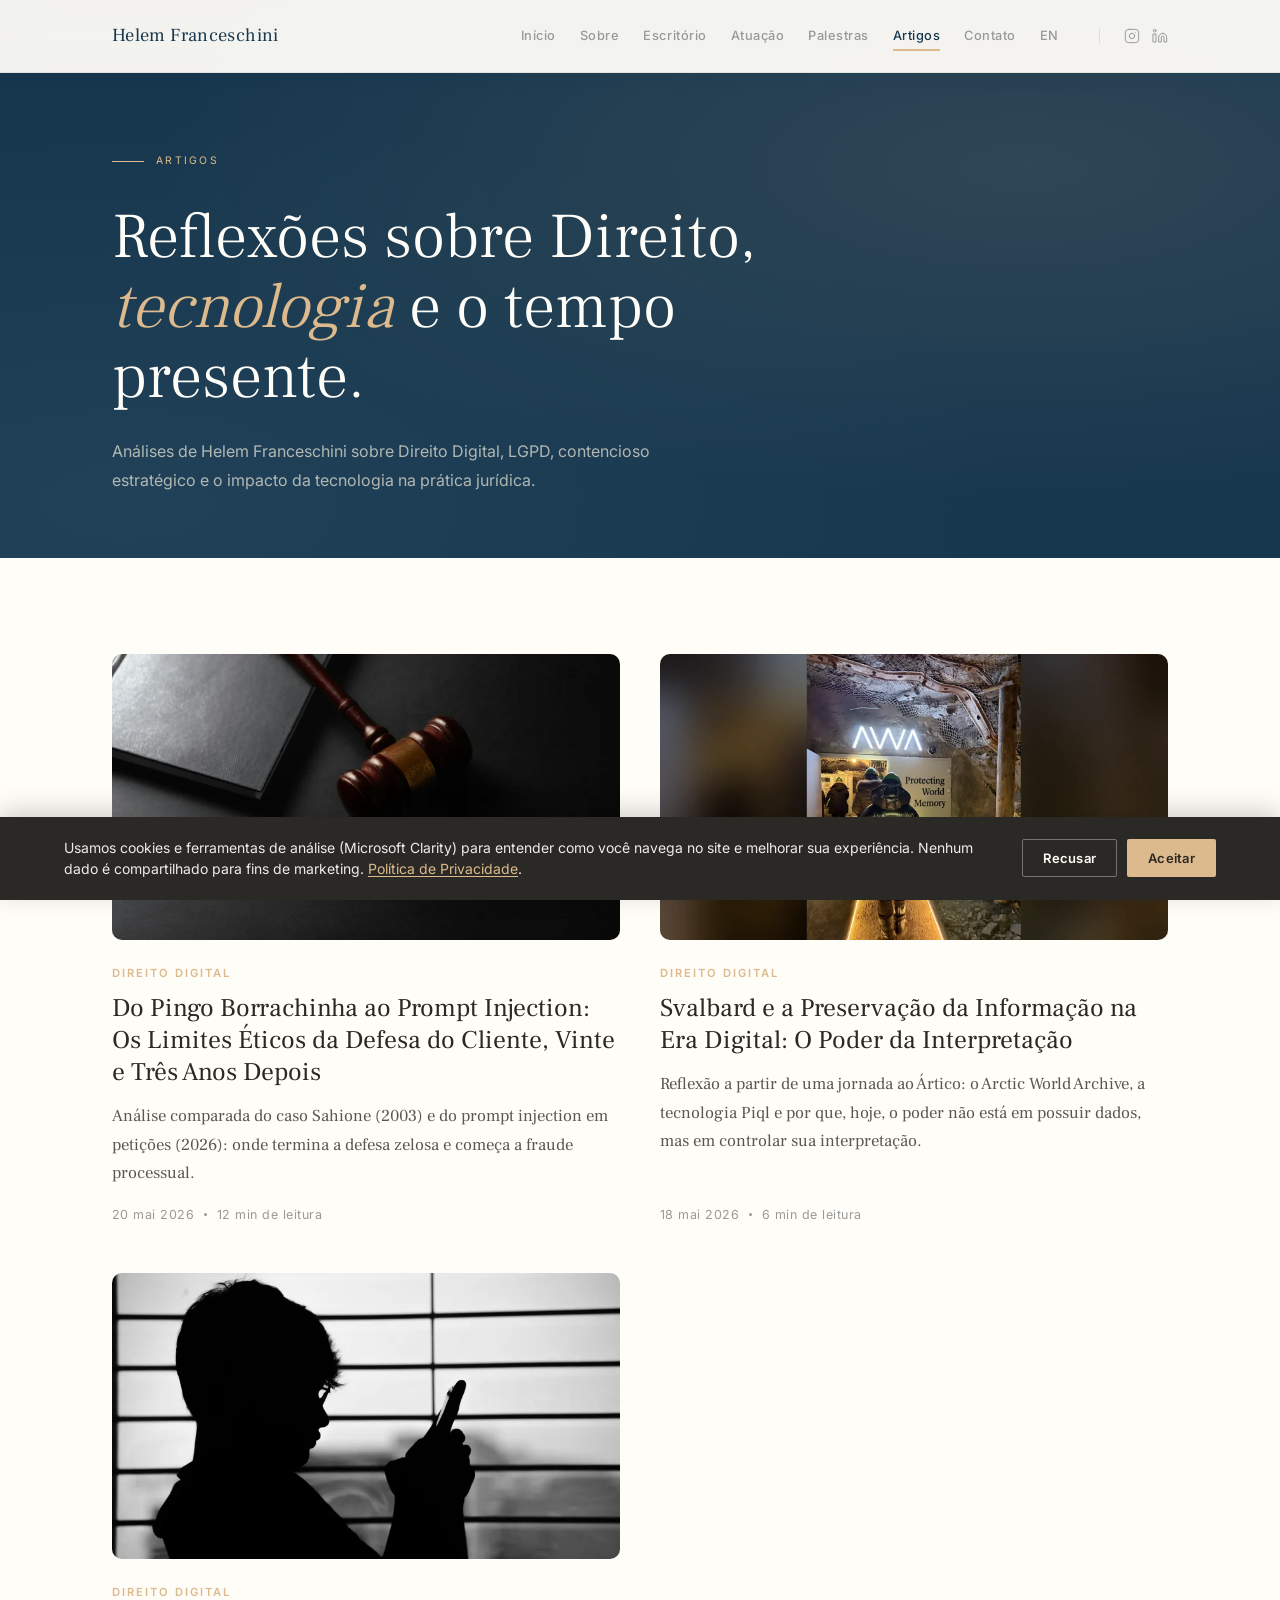
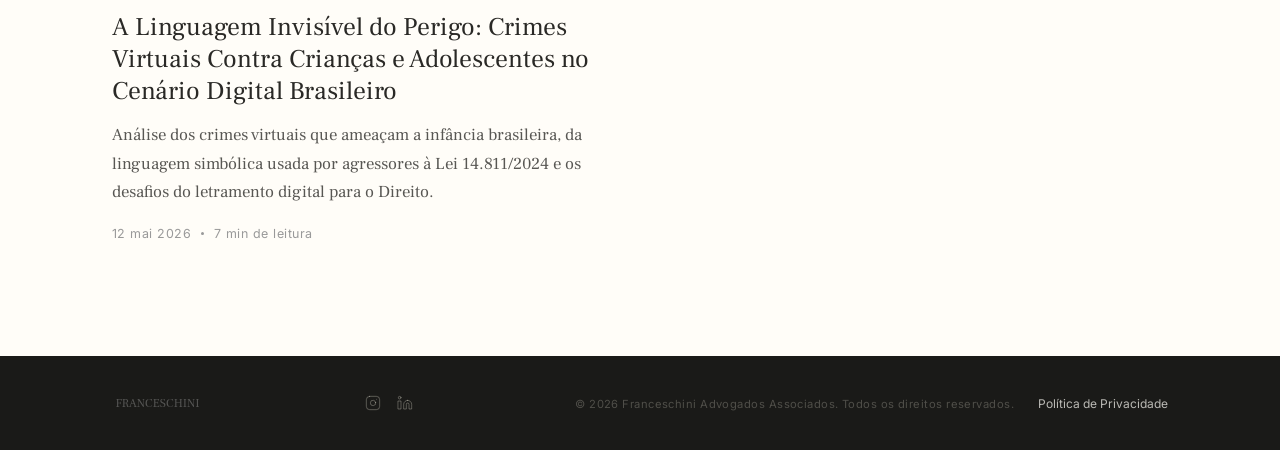
<file: artigos/index.html>
<!DOCTYPE html>
<html lang="pt-BR">
<head>
  <meta charset="UTF-8">
  <meta name="viewport" content="width=device-width, initial-scale=1.0">

  <title>Artigos | Helem Franceschini — Direito Digital, LGPD, Contencioso</title>
  <meta name="description" content="Artigos de Helem Franceschini sobre Direito Digital, LGPD, contencioso estratégico empresarial e tecnologia aplicada ao Direito.">
  <meta name="author" content="Helem Franceschini">
  <meta name="robots" content="index, follow, max-image-preview:large, max-snippet:-1">

  <link rel="canonical" href="https://www.helemfranceschini.com/artigos/">

  <!-- Open Graph -->
  <meta property="og:type" content="website">
  <meta property="og:locale" content="pt_BR">
  <meta property="og:title" content="Artigos | Helem Franceschini">
  <meta property="og:description" content="Artigos sobre Direito Digital, LGPD, contencioso estratégico empresarial e tecnologia aplicada ao Direito.">
  <meta property="og:url" content="https://www.helemfranceschini.com/artigos/">
  <meta property="og:site_name" content="Helem Franceschini">
  <meta property="og:image" content="https://www.helemfranceschini.com/assets/images/helem-franceschini-profile.jpg">

  <!-- Twitter Card -->
  <meta name="twitter:card" content="summary_large_image">
  <meta name="twitter:title" content="Artigos | Helem Franceschini">
  <meta name="twitter:description" content="Artigos sobre Direito Digital, LGPD, contencioso e tecnologia aplicada ao Direito.">
  <meta name="twitter:image" content="https://www.helemfranceschini.com/assets/images/helem-franceschini-profile.jpg">

  <!-- Favicon & Theme -->
  <link rel="icon" href="/assets/logos/icon.svg" type="image/svg+xml">
  <meta name="theme-color" content="#17374E">

  <!-- hreflang -->
  <link rel="alternate" hreflang="pt-BR" href="https://www.helemfranceschini.com/artigos/">
  <link rel="alternate" hreflang="en" href="https://www.helemfranceschini.com/en/articles/">
  <link rel="alternate" hreflang="x-default" href="https://www.helemfranceschini.com/artigos/">

  <!-- Structured Data — Blog index -->
  <script type="application/ld+json">
  {
    "@context": "https://schema.org",
    "@type": "Blog",
    "name": "Artigos — Helem Franceschini",
    "description": "Artigos sobre Direito Digital, LGPD, contencioso estratégico e tecnologia aplicada ao Direito.",
    "url": "https://www.helemfranceschini.com/artigos/",
    "inLanguage": "pt-BR",
    "publisher": {
      "@type": "Organization",
      "name": "Franceschini Advogados Associados",
      "url": "https://www.helemfranceschini.com"
    },
    "blogPost": [
      {
        "@type": "BlogPosting",
        "headline": "Do Pingo Borrachinha ao Prompt Injection: Os Limites Éticos da Defesa do Cliente, Vinte e Três Anos Depois",
        "url": "https://www.helemfranceschini.com/artigos/do-pingo-borrachinha-ao-prompt-injection.html",
        "datePublished": "2026-05-20",
        "author": { "@type": "Person", "name": "Helem Franceschini" },
        "image": "https://www.helemfranceschini.com/assets/images/articles/do-pingo-borrachinha-ao-prompt-injection-1600w.jpg"
      },
      {
        "@type": "BlogPosting",
        "headline": "Svalbard e a Preservação da Informação na Era Digital: O Poder da Interpretação",
        "url": "https://www.helemfranceschini.com/artigos/svalbard-preservacao-da-informacao.html",
        "datePublished": "2026-05-18",
        "author": { "@type": "Person", "name": "Helem Franceschini" },
        "image": "https://www.helemfranceschini.com/assets/images/articles/svalbard-preservacao-da-informacao-1600w.jpg"
      },
      {
        "@type": "BlogPosting",
        "headline": "A Linguagem Invisível do Perigo: Crimes Virtuais Contra Crianças e Adolescentes no Cenário Digital Brasileiro",
        "url": "https://www.helemfranceschini.com/artigos/linguagem-invisivel-do-perigo.html",
        "datePublished": "2026-05-12",
        "author": { "@type": "Person", "name": "Helem Franceschini" },
        "image": "https://www.helemfranceschini.com/assets/images/articles/linguagem-invisivel-do-perigo-1600w.jpg"
      }
    ]
  }
  </script>

  <!-- Fonts -->
  <link rel="preconnect" href="https://fonts.googleapis.com">
  <link rel="preconnect" href="https://fonts.gstatic.com" crossorigin>
  <link href="https://fonts.googleapis.com/css2?family=Frank+Ruhl+Libre:wght@300;400;500&family=Inter:wght@400;500;600;700&display=swap" rel="stylesheet">

  <link rel="stylesheet" href="/css/style.css">
</head>
<body>

  <a href="#conteudo" class="skip-link">Pular para o conteúdo</a>

  <!-- NAVIGATION -->
  <header>
    <nav class="nav" id="nav" aria-label="Navegação principal">
      <div class="nav-inner">
        <a href="/" class="nav-logo" aria-label="Helem Franceschini — Início">
          <span class="nav-logo-text">Helem Franceschini</span>
        </a>
        <div class="nav-links">
          <a href="/" class="nav-link">Início</a>
          <a href="/#sobre" class="nav-link">Sobre</a>
          <a href="/#escritorio" class="nav-link">Escritório</a>
          <a href="/#atuacao" class="nav-link">Atuação</a>
          <a href="/#palestras" class="nav-link">Palestras</a>
          <a href="/artigos/" class="nav-link active">Artigos</a>
          <a href="/#contato" class="nav-link">Contato</a>
          <a href="/en/articles/" class="nav-link nav-lang" hreflang="en" lang="en" aria-label="Switch to English version">EN</a>
          <div class="nav-socials">
            <a href="https://www.instagram.com/helemfranceschini" class="nav-social" aria-label="Instagram" target="_blank" rel="noopener noreferrer">
              <svg width="16" height="16" viewBox="0 0 24 24" fill="none" stroke="currentColor" stroke-width="1.5" stroke-linecap="round" stroke-linejoin="round" aria-hidden="true"><rect x="2" y="2" width="20" height="20" rx="5" ry="5"/><path d="m16 11.37A4 4 0 1 1 12.63 8 4 4 0 0 1 16 11.37z"/><line x1="17.5" y1="6.5" x2="17.51" y2="6.5"/></svg>
            </a>
            <a href="https://www.linkedin.com/in/helem-franceschini-45b18839" class="nav-social" aria-label="LinkedIn" target="_blank" rel="noopener noreferrer">
              <svg width="16" height="16" viewBox="0 0 24 24" fill="none" stroke="currentColor" stroke-width="1.5" stroke-linecap="round" stroke-linejoin="round" aria-hidden="true"><path d="M16 8a6 6 0 0 1 6 6v7h-4v-7a2 2 0 0 0-2-2 2 2 0 0 0-2 2v7h-4v-7a6 6 0 0 1 6-6z"/><rect x="2" y="9" width="4" height="12"/><circle cx="4" cy="4" r="2"/></svg>
            </a>
          </div>
        </div>
        <button class="nav-toggle" id="navToggle" aria-label="Abrir menu de navegação" aria-expanded="false" onclick="this.classList.toggle('open');var m=document.getElementById('mobileMenu');m.classList.toggle('open');var o=m.classList.contains('open');document.body.style.overflow=o?'hidden':'';this.setAttribute('aria-expanded',o?'true':'false');">
          <span></span>
          <span></span>
        </button>
      </div>
    </nav>
  </header>

  <!-- MOBILE MENU -->
  <div class="mobile-menu" id="mobileMenu" role="dialog" aria-label="Menu de navegação">
    <a href="/" class="mobile-link">Início</a>
    <a href="/#sobre" class="mobile-link">Sobre</a>
    <a href="/#escritorio" class="mobile-link">Escritório</a>
    <a href="/#atuacao" class="mobile-link">Atuação</a>
    <a href="/#palestras" class="mobile-link">Palestras</a>
    <a href="/artigos/" class="mobile-link">Artigos</a>
    <a href="/#contato" class="mobile-link">Contato</a>
    <a href="/en/articles/" class="mobile-link mobile-lang" hreflang="en" lang="en" aria-label="Switch to English version">EN — English version</a>
    <div class="mobile-socials">
      <a href="https://www.instagram.com/helemfranceschini" class="mobile-social" aria-label="Instagram" target="_blank" rel="noopener noreferrer">
        <svg width="20" height="20" viewBox="0 0 24 24" fill="none" stroke="currentColor" stroke-width="1.5" stroke-linecap="round" stroke-linejoin="round" aria-hidden="true"><rect x="2" y="2" width="20" height="20" rx="5" ry="5"/><path d="m16 11.37A4 4 0 1 1 12.63 8 4 4 0 0 1 16 11.37z"/><line x1="17.5" y1="6.5" x2="17.51" y2="6.5"/></svg>
      </a>
      <a href="https://www.linkedin.com/in/helem-franceschini-45b18839" class="mobile-social" aria-label="LinkedIn" target="_blank" rel="noopener noreferrer">
        <svg width="20" height="20" viewBox="0 0 24 24" fill="none" stroke="currentColor" stroke-width="1.5" stroke-linecap="round" stroke-linejoin="round" aria-hidden="true"><path d="M16 8a6 6 0 0 1 6 6v7h-4v-7a2 2 0 0 0-2-2 2 2 0 0 0-2 2v7h-4v-7a6 6 0 0 1 6-6z"/><rect x="2" y="9" width="4" height="12"/><circle cx="4" cy="4" r="2"/></svg>
      </a>
    </div>
  </div>

  <main id="conteudo">
    <!-- HERO -->
    <section class="articles-hero" aria-label="Artigos">
      <div class="container">
        <div class="section-eyebrow eyebrow-ambar">
          <span class="eyebrow-line line-ambar"></span>
          <span>Artigos</span>
        </div>
        <h1 class="articles-hero-title">
          Reflexões sobre Direito,<br>
          <em>tecnologia</em> e o tempo presente.
        </h1>
        <p class="articles-hero-sub">
          Análises de Helem Franceschini sobre Direito Digital, LGPD, contencioso estratégico e o impacto da tecnologia na prática jurídica.
        </p>
      </div>
    </section>

    <!-- LISTING -->
    <section class="articles-section" aria-label="Lista de artigos">
      <div class="container">
        <div class="articles-grid">

          <a href="/artigos/do-pingo-borrachinha-ao-prompt-injection.html" class="article-card" aria-label="Do Pingo Borrachinha ao Prompt Injection">
            <div class="article-card-cover">
              <picture>
                <source type="image/webp" srcset="/assets/images/articles/do-pingo-borrachinha-ao-prompt-injection-800w.webp 800w, /assets/images/articles/do-pingo-borrachinha-ao-prompt-injection-1600w.webp 1600w" sizes="(max-width: 900px) 100vw, 540px">
                <img src="/assets/images/articles/do-pingo-borrachinha-ao-prompt-injection-1600w.jpg" srcset="/assets/images/articles/do-pingo-borrachinha-ao-prompt-injection-800w.jpg 800w, /assets/images/articles/do-pingo-borrachinha-ao-prompt-injection-1600w.jpg 1600w" sizes="(max-width: 900px) 100vw, 540px" alt="" width="1600" height="900" loading="lazy">
              </picture>
            </div>
            <div class="article-card-category">Direito Digital</div>
            <h2 class="article-card-title">Do Pingo Borrachinha ao Prompt Injection: Os Limites Éticos da Defesa do Cliente, Vinte e Três Anos Depois</h2>
            <p class="article-card-summary">Análise comparada do caso Sahione (2003) e do prompt injection em petições (2026): onde termina a defesa zelosa e começa a fraude processual.</p>
            <div class="article-card-meta">
              <time datetime="2026-05-20">20 mai 2026</time>
              <span class="article-card-meta-dot" aria-hidden="true"></span>
              <span>12 min de leitura</span>
            </div>
          </a>

          <a href="/artigos/svalbard-preservacao-da-informacao.html" class="article-card" aria-label="Svalbard e a Preservação da Informação na Era Digital">
            <div class="article-card-cover">
              <picture>
                <source type="image/webp" srcset="/assets/images/articles/svalbard-preservacao-da-informacao-800w.webp 800w, /assets/images/articles/svalbard-preservacao-da-informacao-1600w.webp 1600w" sizes="(max-width: 900px) 100vw, 540px">
                <img src="/assets/images/articles/svalbard-preservacao-da-informacao-1600w.jpg" srcset="/assets/images/articles/svalbard-preservacao-da-informacao-800w.jpg 800w, /assets/images/articles/svalbard-preservacao-da-informacao-1600w.jpg 1600w" sizes="(max-width: 900px) 100vw, 540px" alt="" width="1600" height="900" loading="lazy">
              </picture>
            </div>
            <div class="article-card-category">Direito Digital</div>
            <h2 class="article-card-title">Svalbard e a Preservação da Informação na Era Digital: O Poder da Interpretação</h2>
            <p class="article-card-summary">Reflexão a partir de uma jornada ao Ártico: o Arctic World Archive, a tecnologia Piql e por que, hoje, o poder não está em possuir dados, mas em controlar sua interpretação.</p>
            <div class="article-card-meta">
              <time datetime="2026-05-18">18 mai 2026</time>
              <span class="article-card-meta-dot" aria-hidden="true"></span>
              <span>6 min de leitura</span>
            </div>
          </a>

          <a href="/artigos/linguagem-invisivel-do-perigo.html" class="article-card" aria-label="A Linguagem Invisível do Perigo">
            <div class="article-card-cover">
              <picture>
                <source type="image/webp" srcset="/assets/images/articles/linguagem-invisivel-do-perigo-800w.webp 800w, /assets/images/articles/linguagem-invisivel-do-perigo-1600w.webp 1600w" sizes="(max-width: 900px) 100vw, 540px">
                <img src="/assets/images/articles/linguagem-invisivel-do-perigo-1600w.jpg" srcset="/assets/images/articles/linguagem-invisivel-do-perigo-800w.jpg 800w, /assets/images/articles/linguagem-invisivel-do-perigo-1600w.jpg 1600w" sizes="(max-width: 900px) 100vw, 540px" alt="" width="1600" height="900" loading="lazy">
              </picture>
            </div>
            <div class="article-card-category">Direito Digital</div>
            <h2 class="article-card-title">A Linguagem Invisível do Perigo: Crimes Virtuais Contra Crianças e Adolescentes no Cenário Digital Brasileiro</h2>
            <p class="article-card-summary">Análise dos crimes virtuais que ameaçam a infância brasileira, da linguagem simbólica usada por agressores à Lei 14.811/2024 e os desafios do letramento digital para o Direito.</p>
            <div class="article-card-meta">
              <time datetime="2026-05-12">12 mai 2026</time>
              <span class="article-card-meta-dot" aria-hidden="true"></span>
              <span>7 min de leitura</span>
            </div>
          </a>

        </div>
      </div>
    </section>
  </main>

  <!-- FOOTER -->
  <footer class="footer" role="contentinfo">
    <div class="container footer-inner">
      <div class="footer-brand">
        <img src="/assets/logos/logotype.svg" alt="Franceschini Advogados Associados" class="footer-logo" width="200" height="16">
      </div>
      <div class="footer-center">
        <div class="footer-socials">
          <a href="https://www.instagram.com/helemfranceschini" class="footer-social-link" aria-label="Instagram" target="_blank" rel="noopener noreferrer">
            <svg width="16" height="16" viewBox="0 0 24 24" fill="none" stroke="currentColor" stroke-width="1.5" stroke-linecap="round" stroke-linejoin="round" aria-hidden="true"><rect x="2" y="2" width="20" height="20" rx="5" ry="5"/><path d="m16 11.37A4 4 0 1 1 12.63 8 4 4 0 0 1 16 11.37z"/><line x1="17.5" y1="6.5" x2="17.51" y2="6.5"/></svg>
          </a>
          <a href="https://www.linkedin.com/in/helem-franceschini-45b18839" class="footer-social-link" aria-label="LinkedIn" target="_blank" rel="noopener noreferrer">
            <svg width="16" height="16" viewBox="0 0 24 24" fill="none" stroke="currentColor" stroke-width="1.5" stroke-linecap="round" stroke-linejoin="round" aria-hidden="true"><path d="M16 8a6 6 0 0 1 6 6v7h-4v-7a2 2 0 0 0-2-2 2 2 0 0 0-2 2v7h-4v-7a6 6 0 0 1 6-6z"/><rect x="2" y="9" width="4" height="12"/><circle cx="4" cy="4" r="2"/></svg>
          </a>
        </div>
      </div>
      <div class="footer-right">
        <span class="footer-text">&copy; 2026 Franceschini Advogados Associados. Todos os direitos reservados.</span>
        <a href="/privacidade.html" class="footer-privacy-link">Política de Privacidade</a>
      </div>
    </div>
  </footer>

  <script src="/js/main.js" defer></script>
  <script src="/js/cookies.js" defer></script>
</body>
</html>
</file>
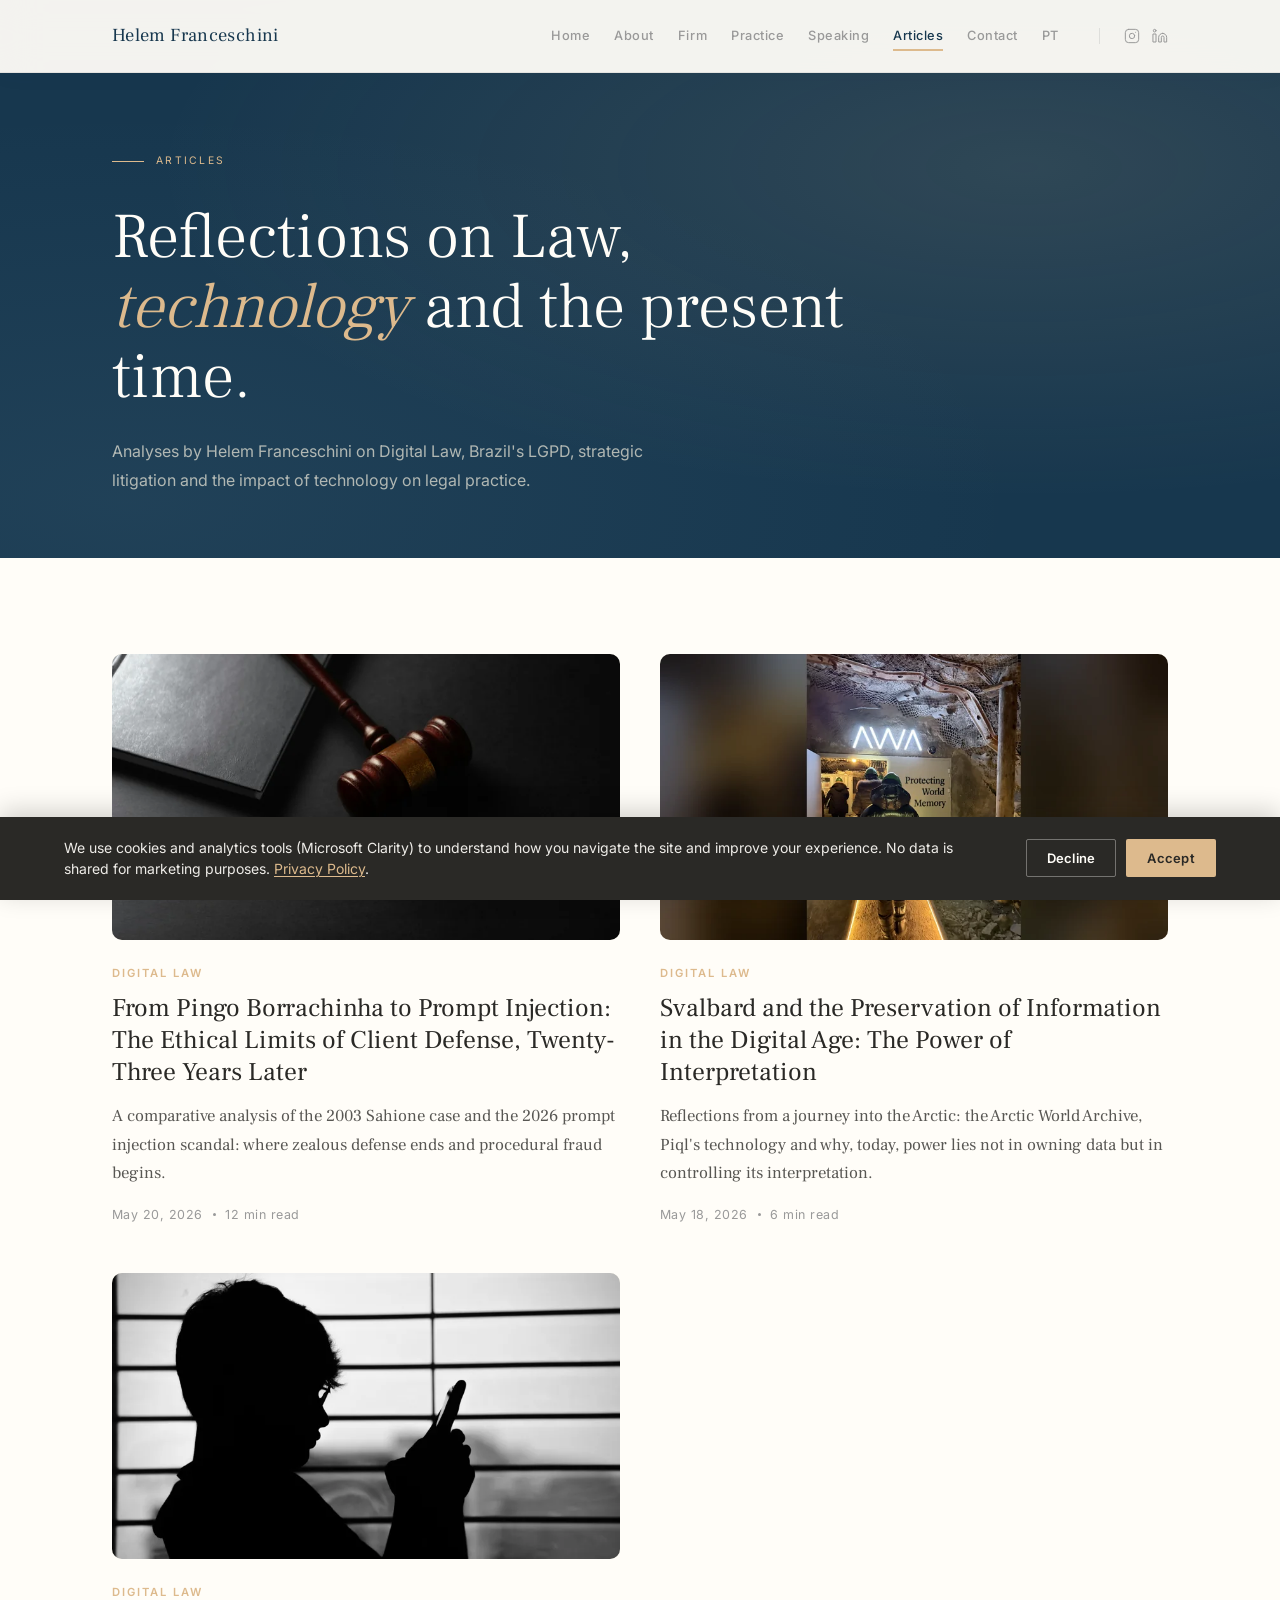
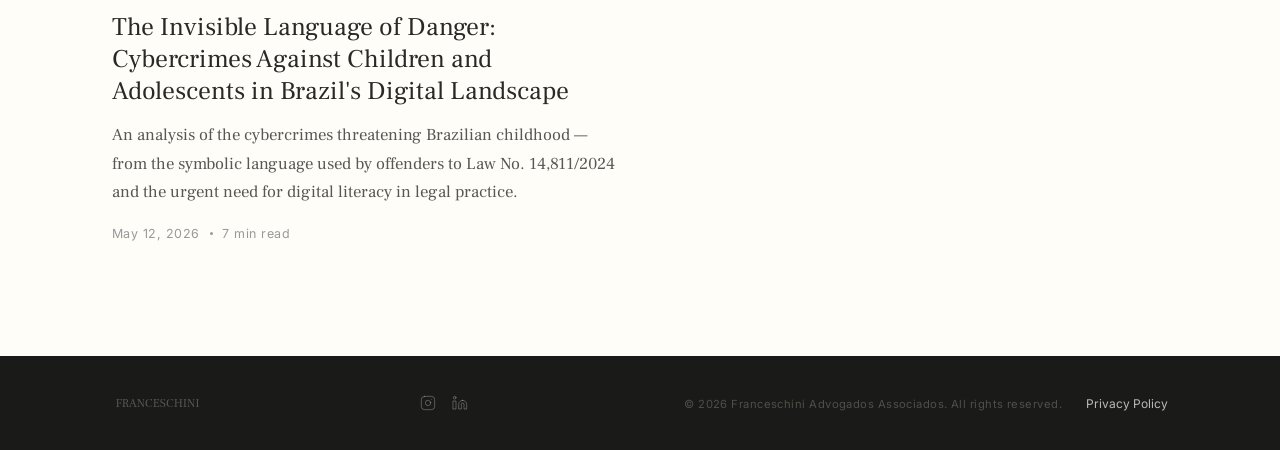
<file: en/articles/index.html>
<!DOCTYPE html>
<html lang="en">
<head>
  <meta charset="UTF-8">
  <meta name="viewport" content="width=device-width, initial-scale=1.0">

  <title>Articles | Helem Franceschini — Digital Law, LGPD, Litigation</title>
  <meta name="description" content="Articles by Helem Franceschini on Digital Law, Brazil's LGPD, strategic corporate litigation and technology applied to law.">
  <meta name="author" content="Helem Franceschini">
  <meta name="robots" content="index, follow, max-image-preview:large, max-snippet:-1">

  <link rel="canonical" href="https://www.helemfranceschini.com/en/articles/">

  <!-- Open Graph -->
  <meta property="og:type" content="website">
  <meta property="og:locale" content="en_US">
  <meta property="og:title" content="Articles | Helem Franceschini">
  <meta property="og:description" content="Articles on Digital Law, LGPD, strategic litigation and legal technology.">
  <meta property="og:url" content="https://www.helemfranceschini.com/en/articles/">
  <meta property="og:site_name" content="Helem Franceschini">
  <meta property="og:image" content="https://www.helemfranceschini.com/assets/images/helem-franceschini-profile.jpg">

  <!-- Twitter Card -->
  <meta name="twitter:card" content="summary_large_image">
  <meta name="twitter:title" content="Articles | Helem Franceschini">
  <meta name="twitter:description" content="Articles on Digital Law, LGPD, litigation and legal technology.">
  <meta name="twitter:image" content="https://www.helemfranceschini.com/assets/images/helem-franceschini-profile.jpg">

  <!-- Favicon & Theme -->
  <link rel="icon" href="/assets/logos/icon.svg" type="image/svg+xml">
  <meta name="theme-color" content="#17374E">

  <!-- hreflang -->
  <link rel="alternate" hreflang="pt-BR" href="https://www.helemfranceschini.com/artigos/">
  <link rel="alternate" hreflang="en" href="https://www.helemfranceschini.com/en/articles/">
  <link rel="alternate" hreflang="x-default" href="https://www.helemfranceschini.com/artigos/">

  <!-- Structured Data — Blog index -->
  <script type="application/ld+json">
  {
    "@context": "https://schema.org",
    "@type": "Blog",
    "name": "Articles — Helem Franceschini",
    "description": "Articles on Digital Law, LGPD, strategic litigation and technology applied to law.",
    "url": "https://www.helemfranceschini.com/en/articles/",
    "inLanguage": "en",
    "publisher": {
      "@type": "Organization",
      "name": "Franceschini Advogados Associados",
      "url": "https://www.helemfranceschini.com"
    },
    "blogPost": [
      {
        "@type": "BlogPosting",
        "headline": "From Pingo Borrachinha to Prompt Injection: The Ethical Limits of Client Defense, Twenty-Three Years Later",
        "url": "https://www.helemfranceschini.com/en/articles/pingo-borrachinha-to-prompt-injection.html",
        "datePublished": "2026-05-20",
        "author": { "@type": "Person", "name": "Helem Franceschini" },
        "image": "https://www.helemfranceschini.com/assets/images/articles/do-pingo-borrachinha-ao-prompt-injection-1600w.jpg"
      },
      {
        "@type": "BlogPosting",
        "headline": "Svalbard and the Preservation of Information in the Digital Age: The Power of Interpretation",
        "url": "https://www.helemfranceschini.com/en/articles/svalbard-information-preservation.html",
        "datePublished": "2026-05-18",
        "author": { "@type": "Person", "name": "Helem Franceschini" },
        "image": "https://www.helemfranceschini.com/assets/images/articles/svalbard-preservacao-da-informacao-1600w.jpg"
      },
      {
        "@type": "BlogPosting",
        "headline": "The Invisible Language of Danger: Cybercrimes Against Children and Adolescents in Brazil's Digital Landscape",
        "url": "https://www.helemfranceschini.com/en/articles/invisible-language-of-danger.html",
        "datePublished": "2026-05-12",
        "author": { "@type": "Person", "name": "Helem Franceschini" },
        "image": "https://www.helemfranceschini.com/assets/images/articles/linguagem-invisivel-do-perigo-1600w.jpg"
      }
    ]
  }
  </script>

  <!-- Fonts -->
  <link rel="preconnect" href="https://fonts.googleapis.com">
  <link rel="preconnect" href="https://fonts.gstatic.com" crossorigin>
  <link href="https://fonts.googleapis.com/css2?family=Frank+Ruhl+Libre:wght@300;400;500&family=Inter:wght@400;500;600;700&display=swap" rel="stylesheet">

  <link rel="stylesheet" href="/css/style.css">
</head>
<body>

  <a href="#content" class="skip-link">Skip to content</a>

  <!-- NAVIGATION -->
  <header>
    <nav class="nav" id="nav" aria-label="Main navigation">
      <div class="nav-inner">
        <a href="/en/" class="nav-logo" aria-label="Helem Franceschini — Home">
          <span class="nav-logo-text">Helem Franceschini</span>
        </a>
        <div class="nav-links">
          <a href="/en/" class="nav-link">Home</a>
          <a href="/en/#about" class="nav-link">About</a>
          <a href="/en/#firm" class="nav-link">Firm</a>
          <a href="/en/#practice" class="nav-link">Practice</a>
          <a href="/en/#speaking" class="nav-link">Speaking</a>
          <a href="/en/articles/" class="nav-link active">Articles</a>
          <a href="/en/#contact" class="nav-link">Contact</a>
          <a href="/artigos/" class="nav-link nav-lang" hreflang="pt-BR" lang="pt-BR" aria-label="Versão em português">PT</a>
          <div class="nav-socials">
            <a href="https://www.instagram.com/helemfranceschini" class="nav-social" aria-label="Instagram" target="_blank" rel="noopener noreferrer">
              <svg width="16" height="16" viewBox="0 0 24 24" fill="none" stroke="currentColor" stroke-width="1.5" stroke-linecap="round" stroke-linejoin="round" aria-hidden="true"><rect x="2" y="2" width="20" height="20" rx="5" ry="5"/><path d="m16 11.37A4 4 0 1 1 12.63 8 4 4 0 0 1 16 11.37z"/><line x1="17.5" y1="6.5" x2="17.51" y2="6.5"/></svg>
            </a>
            <a href="https://www.linkedin.com/in/helem-franceschini-45b18839" class="nav-social" aria-label="LinkedIn" target="_blank" rel="noopener noreferrer">
              <svg width="16" height="16" viewBox="0 0 24 24" fill="none" stroke="currentColor" stroke-width="1.5" stroke-linecap="round" stroke-linejoin="round" aria-hidden="true"><path d="M16 8a6 6 0 0 1 6 6v7h-4v-7a2 2 0 0 0-2-2 2 2 0 0 0-2 2v7h-4v-7a6 6 0 0 1 6-6z"/><rect x="2" y="9" width="4" height="12"/><circle cx="4" cy="4" r="2"/></svg>
            </a>
          </div>
        </div>
        <button class="nav-toggle" id="navToggle" aria-label="Open navigation menu" aria-expanded="false" onclick="this.classList.toggle('open');var m=document.getElementById('mobileMenu');m.classList.toggle('open');var o=m.classList.contains('open');document.body.style.overflow=o?'hidden':'';this.setAttribute('aria-expanded',o?'true':'false');">
          <span></span>
          <span></span>
        </button>
      </div>
    </nav>
  </header>

  <!-- MOBILE MENU -->
  <div class="mobile-menu" id="mobileMenu" role="dialog" aria-label="Navigation menu">
    <a href="/en/" class="mobile-link">Home</a>
    <a href="/en/#about" class="mobile-link">About</a>
    <a href="/en/#firm" class="mobile-link">Firm</a>
    <a href="/en/#practice" class="mobile-link">Practice</a>
    <a href="/en/#speaking" class="mobile-link">Speaking</a>
    <a href="/en/articles/" class="mobile-link">Articles</a>
    <a href="/en/#contact" class="mobile-link">Contact</a>
    <a href="/artigos/" class="mobile-link mobile-lang" hreflang="pt-BR" lang="pt-BR" aria-label="Versão em português">PT — Versão em português</a>
    <div class="mobile-socials">
      <a href="https://www.instagram.com/helemfranceschini" class="mobile-social" aria-label="Instagram" target="_blank" rel="noopener noreferrer">
        <svg width="20" height="20" viewBox="0 0 24 24" fill="none" stroke="currentColor" stroke-width="1.5" stroke-linecap="round" stroke-linejoin="round" aria-hidden="true"><rect x="2" y="2" width="20" height="20" rx="5" ry="5"/><path d="m16 11.37A4 4 0 1 1 12.63 8 4 4 0 0 1 16 11.37z"/><line x1="17.5" y1="6.5" x2="17.51" y2="6.5"/></svg>
      </a>
      <a href="https://www.linkedin.com/in/helem-franceschini-45b18839" class="mobile-social" aria-label="LinkedIn" target="_blank" rel="noopener noreferrer">
        <svg width="20" height="20" viewBox="0 0 24 24" fill="none" stroke="currentColor" stroke-width="1.5" stroke-linecap="round" stroke-linejoin="round" aria-hidden="true"><path d="M16 8a6 6 0 0 1 6 6v7h-4v-7a2 2 0 0 0-2-2 2 2 0 0 0-2 2v7h-4v-7a6 6 0 0 1 6-6z"/><rect x="2" y="9" width="4" height="12"/><circle cx="4" cy="4" r="2"/></svg>
      </a>
    </div>
  </div>

  <main id="content">
    <!-- HERO -->
    <section class="articles-hero" aria-label="Articles">
      <div class="container">
        <div class="section-eyebrow eyebrow-ambar">
          <span class="eyebrow-line line-ambar"></span>
          <span>Articles</span>
        </div>
        <h1 class="articles-hero-title">
          Reflections on Law,<br>
          <em>technology</em> and the present time.
        </h1>
        <p class="articles-hero-sub">
          Analyses by Helem Franceschini on Digital Law, Brazil's LGPD, strategic litigation and the impact of technology on legal practice.
        </p>
      </div>
    </section>

    <!-- LISTING -->
    <section class="articles-section" aria-label="Article list">
      <div class="container">
        <div class="articles-grid">

          <a href="/en/articles/pingo-borrachinha-to-prompt-injection.html" class="article-card" aria-label="From Pingo Borrachinha to Prompt Injection">
            <div class="article-card-cover">
              <picture>
                <source type="image/webp" srcset="/assets/images/articles/do-pingo-borrachinha-ao-prompt-injection-800w.webp 800w, /assets/images/articles/do-pingo-borrachinha-ao-prompt-injection-1600w.webp 1600w" sizes="(max-width: 900px) 100vw, 540px">
                <img src="/assets/images/articles/do-pingo-borrachinha-ao-prompt-injection-1600w.jpg" srcset="/assets/images/articles/do-pingo-borrachinha-ao-prompt-injection-800w.jpg 800w, /assets/images/articles/do-pingo-borrachinha-ao-prompt-injection-1600w.jpg 1600w" sizes="(max-width: 900px) 100vw, 540px" alt="" width="1600" height="900" loading="lazy">
              </picture>
            </div>
            <div class="article-card-category">Digital Law</div>
            <h2 class="article-card-title">From Pingo Borrachinha to Prompt Injection: The Ethical Limits of Client Defense, Twenty-Three Years Later</h2>
            <p class="article-card-summary">A comparative analysis of the 2003 Sahione case and the 2026 prompt injection scandal: where zealous defense ends and procedural fraud begins.</p>
            <div class="article-card-meta">
              <time datetime="2026-05-20">May 20, 2026</time>
              <span class="article-card-meta-dot" aria-hidden="true"></span>
              <span>12 min read</span>
            </div>
          </a>

          <a href="/en/articles/svalbard-information-preservation.html" class="article-card" aria-label="Svalbard and the Preservation of Information in the Digital Age">
            <div class="article-card-cover">
              <picture>
                <source type="image/webp" srcset="/assets/images/articles/svalbard-preservacao-da-informacao-800w.webp 800w, /assets/images/articles/svalbard-preservacao-da-informacao-1600w.webp 1600w" sizes="(max-width: 900px) 100vw, 540px">
                <img src="/assets/images/articles/svalbard-preservacao-da-informacao-1600w.jpg" srcset="/assets/images/articles/svalbard-preservacao-da-informacao-800w.jpg 800w, /assets/images/articles/svalbard-preservacao-da-informacao-1600w.jpg 1600w" sizes="(max-width: 900px) 100vw, 540px" alt="" width="1600" height="900" loading="lazy">
              </picture>
            </div>
            <div class="article-card-category">Digital Law</div>
            <h2 class="article-card-title">Svalbard and the Preservation of Information in the Digital Age: The Power of Interpretation</h2>
            <p class="article-card-summary">Reflections from a journey into the Arctic: the Arctic World Archive, Piql's technology and why, today, power lies not in owning data but in controlling its interpretation.</p>
            <div class="article-card-meta">
              <time datetime="2026-05-18">May 18, 2026</time>
              <span class="article-card-meta-dot" aria-hidden="true"></span>
              <span>6 min read</span>
            </div>
          </a>

          <a href="/en/articles/invisible-language-of-danger.html" class="article-card" aria-label="The Invisible Language of Danger">
            <div class="article-card-cover">
              <picture>
                <source type="image/webp" srcset="/assets/images/articles/linguagem-invisivel-do-perigo-800w.webp 800w, /assets/images/articles/linguagem-invisivel-do-perigo-1600w.webp 1600w" sizes="(max-width: 900px) 100vw, 540px">
                <img src="/assets/images/articles/linguagem-invisivel-do-perigo-1600w.jpg" srcset="/assets/images/articles/linguagem-invisivel-do-perigo-800w.jpg 800w, /assets/images/articles/linguagem-invisivel-do-perigo-1600w.jpg 1600w" sizes="(max-width: 900px) 100vw, 540px" alt="" width="1600" height="900" loading="lazy">
              </picture>
            </div>
            <div class="article-card-category">Digital Law</div>
            <h2 class="article-card-title">The Invisible Language of Danger: Cybercrimes Against Children and Adolescents in Brazil's Digital Landscape</h2>
            <p class="article-card-summary">An analysis of the cybercrimes threatening Brazilian childhood — from the symbolic language used by offenders to Law No. 14,811/2024 and the urgent need for digital literacy in legal practice.</p>
            <div class="article-card-meta">
              <time datetime="2026-05-12">May 12, 2026</time>
              <span class="article-card-meta-dot" aria-hidden="true"></span>
              <span>7 min read</span>
            </div>
          </a>

        </div>
      </div>
    </section>
  </main>

  <!-- FOOTER -->
  <footer class="footer" role="contentinfo">
    <div class="container footer-inner">
      <div class="footer-brand">
        <img src="/assets/logos/logotype.svg" alt="Franceschini Advogados Associados" class="footer-logo" width="200" height="16">
      </div>
      <div class="footer-center">
        <div class="footer-socials">
          <a href="https://www.instagram.com/helemfranceschini" class="footer-social-link" aria-label="Instagram" target="_blank" rel="noopener noreferrer">
            <svg width="16" height="16" viewBox="0 0 24 24" fill="none" stroke="currentColor" stroke-width="1.5" stroke-linecap="round" stroke-linejoin="round" aria-hidden="true"><rect x="2" y="2" width="20" height="20" rx="5" ry="5"/><path d="m16 11.37A4 4 0 1 1 12.63 8 4 4 0 0 1 16 11.37z"/><line x1="17.5" y1="6.5" x2="17.51" y2="6.5"/></svg>
          </a>
          <a href="https://www.linkedin.com/in/helem-franceschini-45b18839" class="footer-social-link" aria-label="LinkedIn" target="_blank" rel="noopener noreferrer">
            <svg width="16" height="16" viewBox="0 0 24 24" fill="none" stroke="currentColor" stroke-width="1.5" stroke-linecap="round" stroke-linejoin="round" aria-hidden="true"><path d="M16 8a6 6 0 0 1 6 6v7h-4v-7a2 2 0 0 0-2-2 2 2 0 0 0-2 2v7h-4v-7a6 6 0 0 1 6-6z"/><rect x="2" y="9" width="4" height="12"/><circle cx="4" cy="4" r="2"/></svg>
          </a>
        </div>
      </div>
      <div class="footer-right">
        <span class="footer-text">&copy; 2026 Franceschini Advogados Associados. All rights reserved.</span>
        <a href="/en/privacy.html" class="footer-privacy-link">Privacy Policy</a>
      </div>
    </div>
  </footer>

  <script src="/js/main.js" defer></script>
  <script src="/js/cookies.js" defer></script>
</body>
</html>
</file>
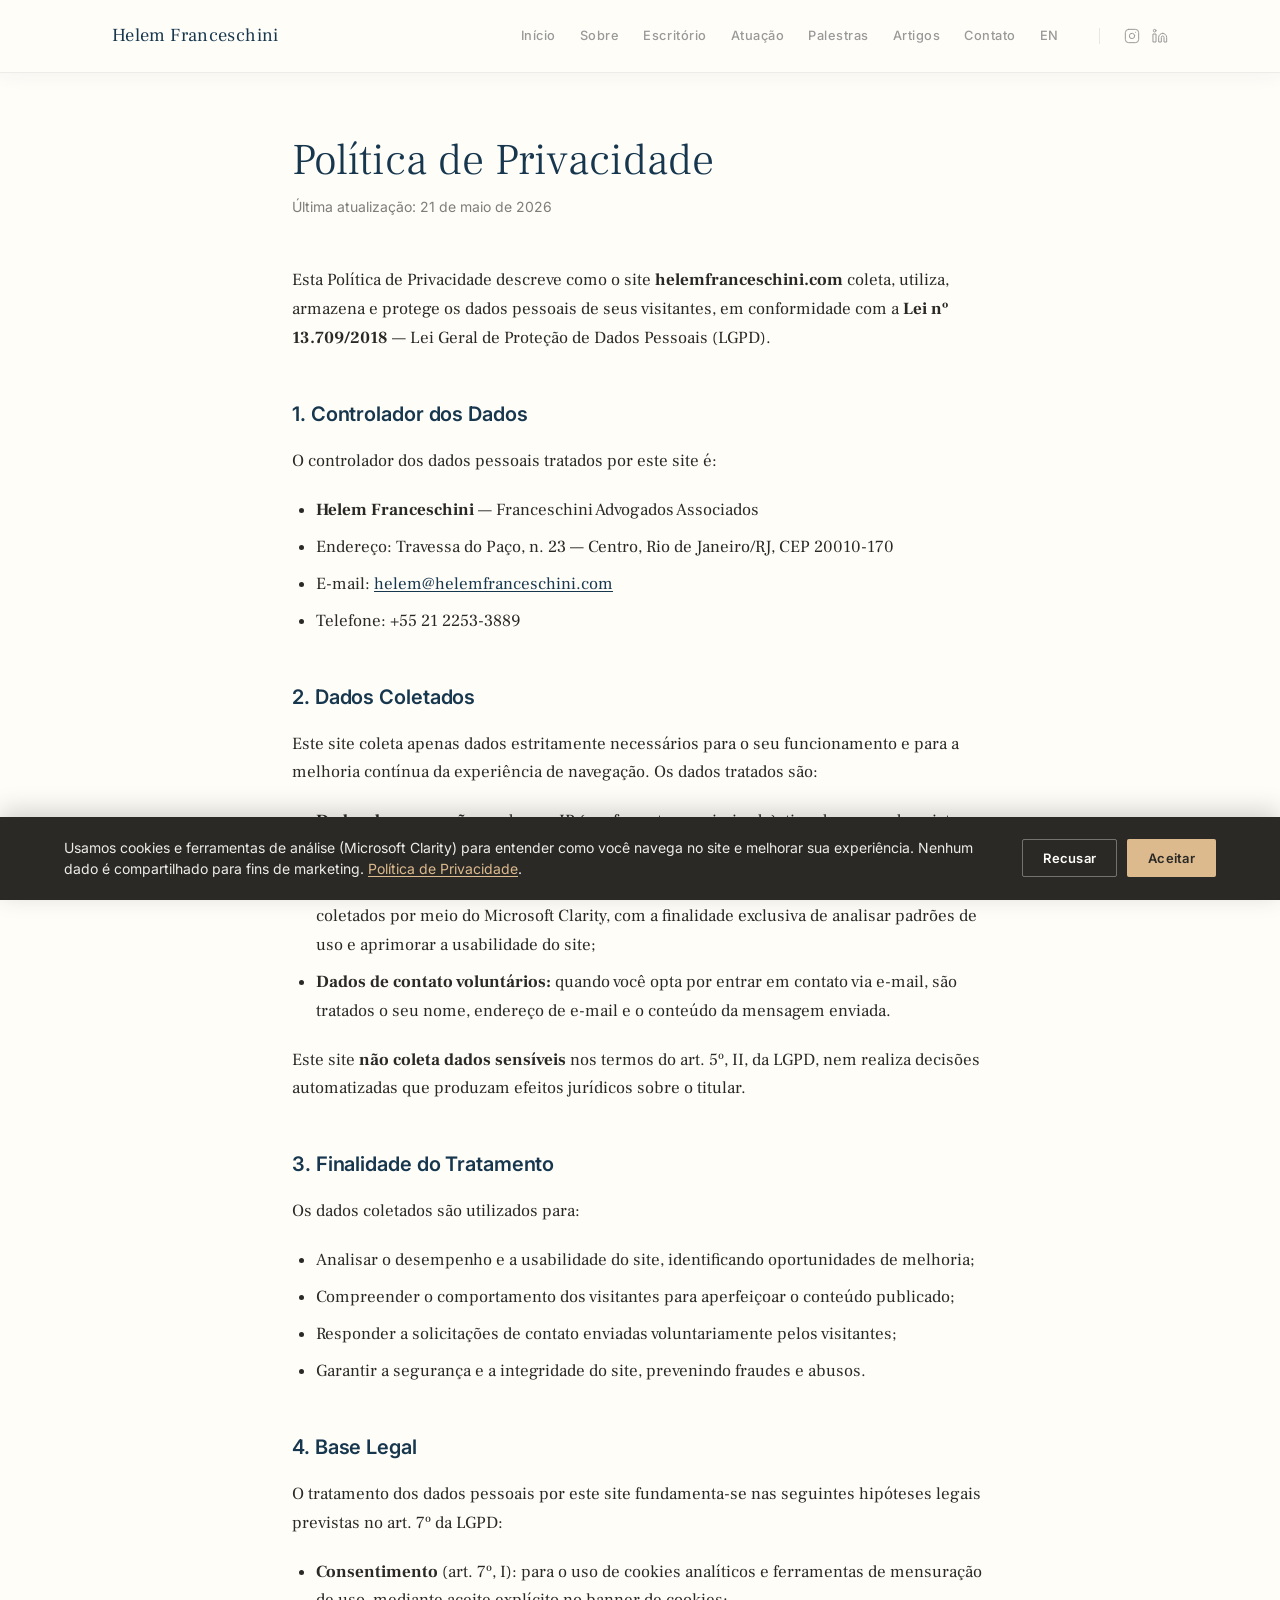
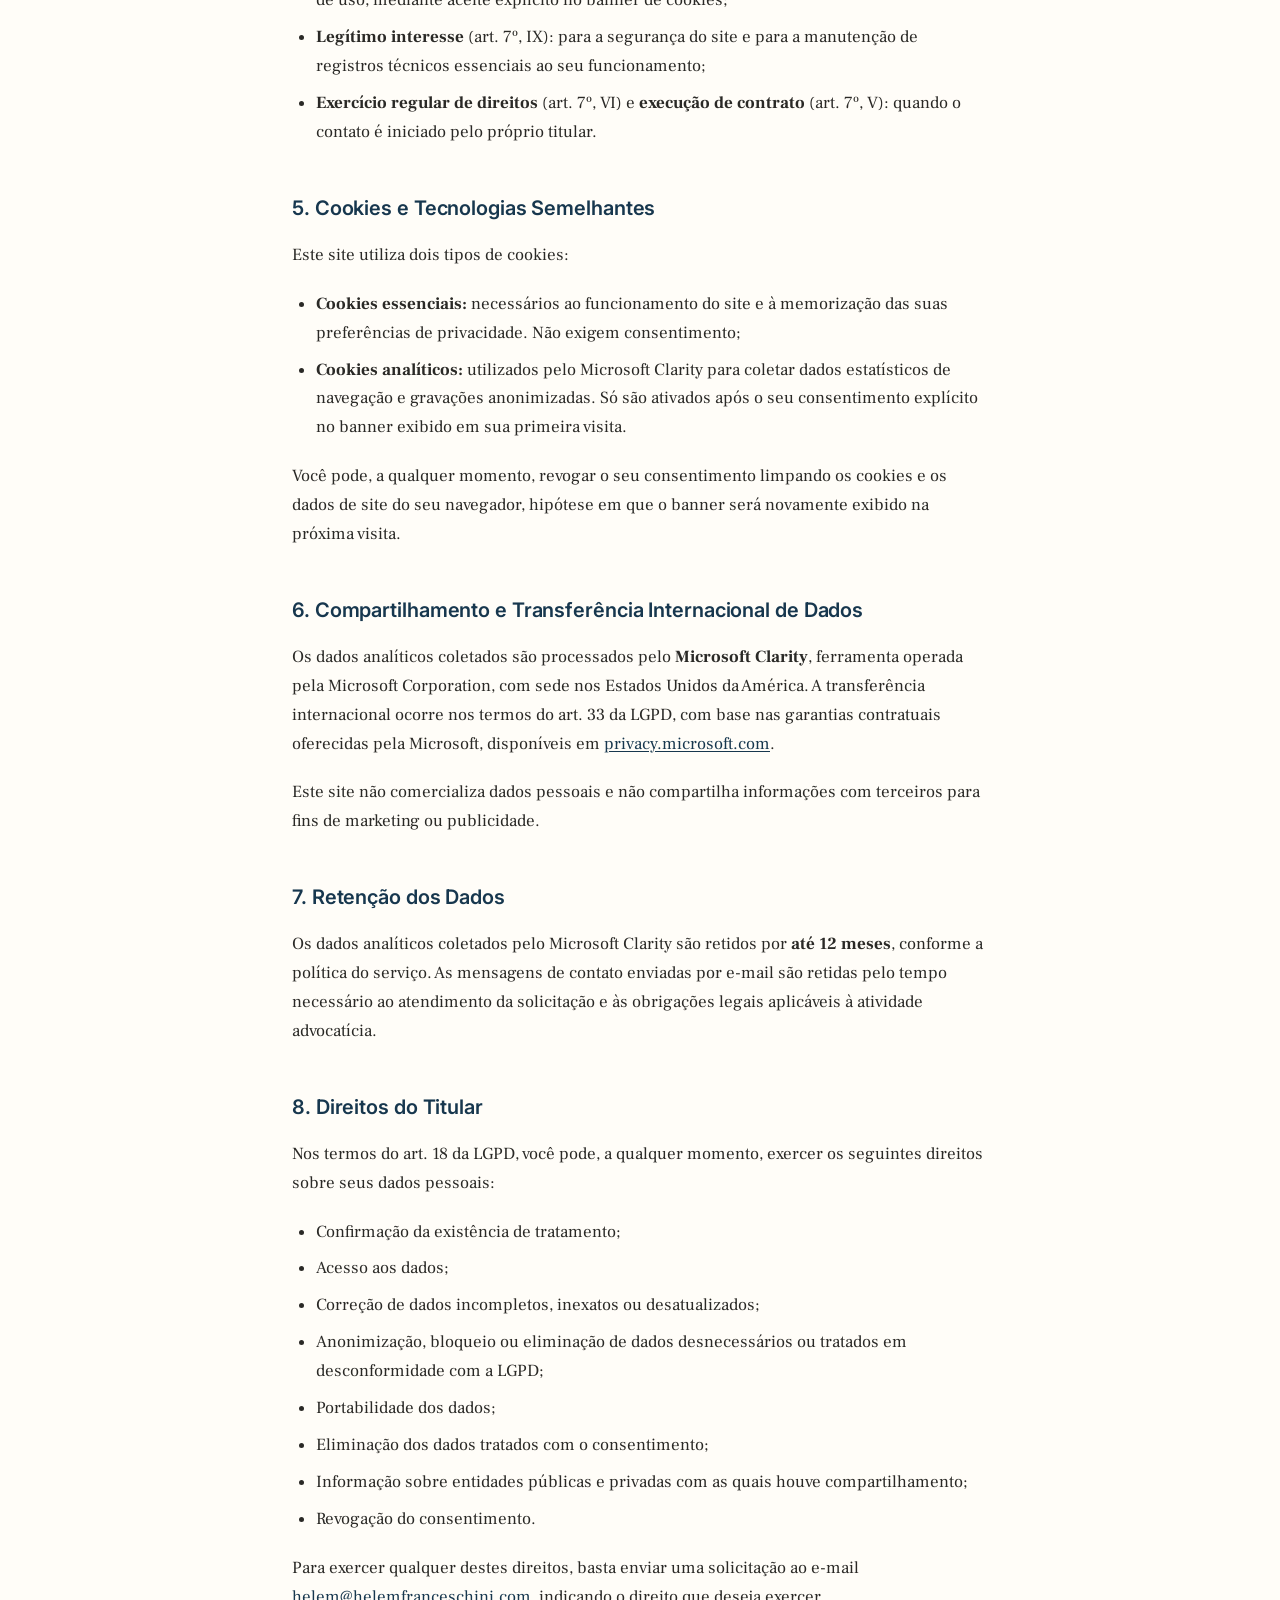
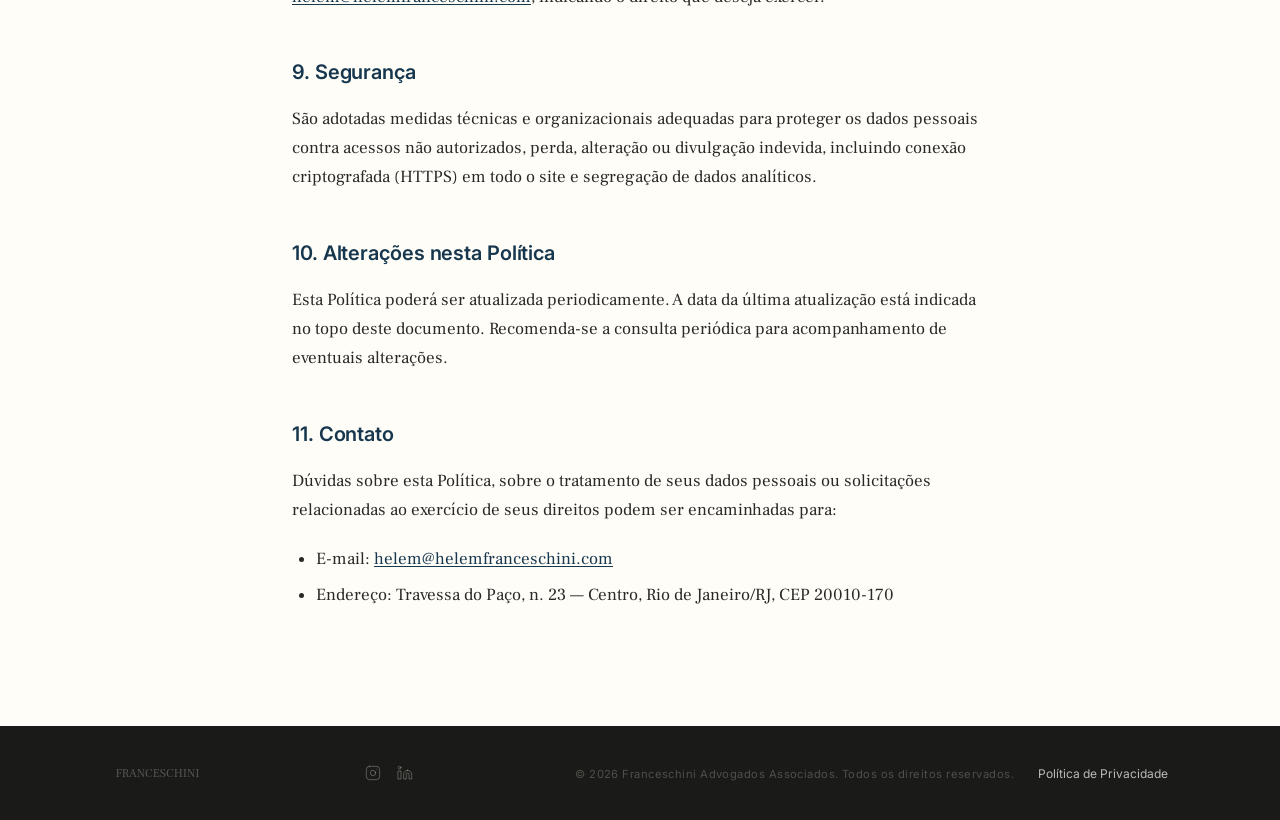
<file: privacidade.html>
<!DOCTYPE html>
<html lang="pt-BR">
<head>
  <meta charset="UTF-8">
  <meta name="viewport" content="width=device-width, initial-scale=1.0">

  <title>Política de Privacidade | Helem Franceschini</title>
  <meta name="description" content="Política de Privacidade do site helemfranceschini.com — dados coletados, finalidade, base legal e direitos do titular nos termos da LGPD.">
  <meta name="author" content="Helem Franceschini">
  <meta name="robots" content="index, follow">

  <link rel="canonical" href="https://www.helemfranceschini.com/privacidade.html">

  <!-- Open Graph -->
  <meta property="og:type" content="website">
  <meta property="og:locale" content="pt_BR">
  <meta property="og:title" content="Política de Privacidade | Helem Franceschini">
  <meta property="og:description" content="Política de Privacidade do site helemfranceschini.com nos termos da Lei Geral de Proteção de Dados (LGPD).">
  <meta property="og:url" content="https://www.helemfranceschini.com/privacidade.html">
  <meta property="og:site_name" content="Helem Franceschini">

  <!-- Favicon & Theme -->
  <link rel="icon" href="/assets/logos/icon.svg" type="image/svg+xml">
  <meta name="theme-color" content="#17374E">

  <!-- hreflang -->
  <link rel="alternate" hreflang="pt-BR" href="https://www.helemfranceschini.com/privacidade.html">
  <link rel="alternate" hreflang="en" href="https://www.helemfranceschini.com/en/privacy.html">
  <link rel="alternate" hreflang="x-default" href="https://www.helemfranceschini.com/privacidade.html">

  <!-- Fonts -->
  <link rel="preconnect" href="https://fonts.googleapis.com">
  <link rel="preconnect" href="https://fonts.gstatic.com" crossorigin>
  <link href="https://fonts.googleapis.com/css2?family=Frank+Ruhl+Libre:wght@300;400;500&family=Inter:wght@400;500;600;700&display=swap" rel="stylesheet">

  <link rel="stylesheet" href="/css/style.css">
</head>
<body>

  <a href="#conteudo" class="skip-link">Pular para o conteúdo</a>

  <!-- NAVIGATION -->
  <header>
    <nav class="nav" id="nav" aria-label="Navegação principal">
      <div class="nav-inner">
        <a href="/" class="nav-logo" aria-label="Helem Franceschini — Início">
          <span class="nav-logo-text">Helem Franceschini</span>
        </a>
        <div class="nav-links">
          <a href="/" class="nav-link">Início</a>
          <a href="/#sobre" class="nav-link">Sobre</a>
          <a href="/#escritorio" class="nav-link">Escritório</a>
          <a href="/#atuacao" class="nav-link">Atuação</a>
          <a href="/#palestras" class="nav-link">Palestras</a>
          <a href="/artigos/" class="nav-link">Artigos</a>
          <a href="/#contato" class="nav-link">Contato</a>
          <a href="/en/privacy.html" class="nav-link nav-lang" hreflang="en" lang="en" aria-label="Switch to English version">EN</a>
          <div class="nav-socials">
            <a href="https://www.instagram.com/helemfranceschini" class="nav-social" aria-label="Instagram" target="_blank" rel="noopener noreferrer">
              <svg width="16" height="16" viewBox="0 0 24 24" fill="none" stroke="currentColor" stroke-width="1.5" stroke-linecap="round" stroke-linejoin="round" aria-hidden="true"><rect x="2" y="2" width="20" height="20" rx="5" ry="5"/><path d="m16 11.37A4 4 0 1 1 12.63 8 4 4 0 0 1 16 11.37z"/><line x1="17.5" y1="6.5" x2="17.51" y2="6.5"/></svg>
            </a>
            <a href="https://www.linkedin.com/in/helem-franceschini-45b18839" class="nav-social" aria-label="LinkedIn" target="_blank" rel="noopener noreferrer">
              <svg width="16" height="16" viewBox="0 0 24 24" fill="none" stroke="currentColor" stroke-width="1.5" stroke-linecap="round" stroke-linejoin="round" aria-hidden="true"><path d="M16 8a6 6 0 0 1 6 6v7h-4v-7a2 2 0 0 0-2-2 2 2 0 0 0-2 2v7h-4v-7a6 6 0 0 1 6-6z"/><rect x="2" y="9" width="4" height="12"/><circle cx="4" cy="4" r="2"/></svg>
            </a>
          </div>
        </div>
        <button class="nav-toggle" id="navToggle" aria-label="Abrir menu de navegação" aria-expanded="false" onclick="this.classList.toggle('open');var m=document.getElementById('mobileMenu');m.classList.toggle('open');var o=m.classList.contains('open');document.body.style.overflow=o?'hidden':'';this.setAttribute('aria-expanded',o?'true':'false');">
          <span></span>
          <span></span>
        </button>
      </div>
    </nav>
  </header>

  <!-- MOBILE MENU -->
  <div class="mobile-menu" id="mobileMenu" role="dialog" aria-label="Menu de navegação">
    <a href="/" class="mobile-link">Início</a>
    <a href="/#sobre" class="mobile-link">Sobre</a>
    <a href="/#escritorio" class="mobile-link">Escritório</a>
    <a href="/#atuacao" class="mobile-link">Atuação</a>
    <a href="/#palestras" class="mobile-link">Palestras</a>
    <a href="/artigos/" class="mobile-link">Artigos</a>
    <a href="/#contato" class="mobile-link">Contato</a>
    <a href="/en/privacy.html" class="mobile-link mobile-lang" hreflang="en" lang="en" aria-label="Switch to English version">EN — English version</a>
  </div>

  <main id="conteudo">
    <section class="legal-page">
      <div class="container">

        <h1>Política de Privacidade</h1>
        <p class="legal-updated">Última atualização: 21 de maio de 2026</p>

        <p>Esta Política de Privacidade descreve como o site <strong>helemfranceschini.com</strong> coleta, utiliza, armazena e protege os dados pessoais de seus visitantes, em conformidade com a <strong>Lei nº 13.709/2018</strong> — Lei Geral de Proteção de Dados Pessoais (LGPD).</p>

        <h2>1. Controlador dos Dados</h2>
        <p>O controlador dos dados pessoais tratados por este site é:</p>
        <ul>
          <li><strong>Helem Franceschini</strong> — Franceschini Advogados Associados</li>
          <li>Endereço: Travessa do Paço, n. 23 — Centro, Rio de Janeiro/RJ, CEP 20010-170</li>
          <li>E-mail: <a href="mailto:helem@helemfranceschini.com">helem@helemfranceschini.com</a></li>
          <li>Telefone: +55 21 2253-3889</li>
        </ul>

        <h2>2. Dados Coletados</h2>
        <p>Este site coleta apenas dados estritamente necessários para o seu funcionamento e para a melhoria contínua da experiência de navegação. Os dados tratados são:</p>
        <ul>
          <li><strong>Dados de navegação:</strong> endereço IP (em formato anonimizado), tipo de navegador, sistema operacional, idioma, páginas acessadas, tempo de permanência e cliques realizados;</li>
          <li><strong>Dados de interação:</strong> mapas de calor (heatmaps) e gravações anonimizadas de sessão, coletados por meio do Microsoft Clarity, com a finalidade exclusiva de analisar padrões de uso e aprimorar a usabilidade do site;</li>
          <li><strong>Dados de contato voluntários:</strong> quando você opta por entrar em contato via e-mail, são tratados o seu nome, endereço de e-mail e o conteúdo da mensagem enviada.</li>
        </ul>
        <p>Este site <strong>não coleta dados sensíveis</strong> nos termos do art. 5º, II, da LGPD, nem realiza decisões automatizadas que produzam efeitos jurídicos sobre o titular.</p>

        <h2>3. Finalidade do Tratamento</h2>
        <p>Os dados coletados são utilizados para:</p>
        <ul>
          <li>Analisar o desempenho e a usabilidade do site, identificando oportunidades de melhoria;</li>
          <li>Compreender o comportamento dos visitantes para aperfeiçoar o conteúdo publicado;</li>
          <li>Responder a solicitações de contato enviadas voluntariamente pelos visitantes;</li>
          <li>Garantir a segurança e a integridade do site, prevenindo fraudes e abusos.</li>
        </ul>

        <h2>4. Base Legal</h2>
        <p>O tratamento dos dados pessoais por este site fundamenta-se nas seguintes hipóteses legais previstas no art. 7º da LGPD:</p>
        <ul>
          <li><strong>Consentimento</strong> (art. 7º, I): para o uso de cookies analíticos e ferramentas de mensuração de uso, mediante aceite explícito no banner de cookies;</li>
          <li><strong>Legítimo interesse</strong> (art. 7º, IX): para a segurança do site e para a manutenção de registros técnicos essenciais ao seu funcionamento;</li>
          <li><strong>Exercício regular de direitos</strong> (art. 7º, VI) e <strong>execução de contrato</strong> (art. 7º, V): quando o contato é iniciado pelo próprio titular.</li>
        </ul>

        <h2>5. Cookies e Tecnologias Semelhantes</h2>
        <p>Este site utiliza dois tipos de cookies:</p>
        <ul>
          <li><strong>Cookies essenciais:</strong> necessários ao funcionamento do site e à memorização das suas preferências de privacidade. Não exigem consentimento;</li>
          <li><strong>Cookies analíticos:</strong> utilizados pelo Microsoft Clarity para coletar dados estatísticos de navegação e gravações anonimizadas. Só são ativados após o seu consentimento explícito no banner exibido em sua primeira visita.</li>
        </ul>
        <p>Você pode, a qualquer momento, revogar o seu consentimento limpando os cookies e os dados de site do seu navegador, hipótese em que o banner será novamente exibido na próxima visita.</p>

        <h2>6. Compartilhamento e Transferência Internacional de Dados</h2>
        <p>Os dados analíticos coletados são processados pelo <strong>Microsoft Clarity</strong>, ferramenta operada pela Microsoft Corporation, com sede nos Estados Unidos da América. A transferência internacional ocorre nos termos do art. 33 da LGPD, com base nas garantias contratuais oferecidas pela Microsoft, disponíveis em <a href="https://privacy.microsoft.com/pt-br/privacystatement" target="_blank" rel="noopener noreferrer">privacy.microsoft.com</a>.</p>
        <p>Este site não comercializa dados pessoais e não compartilha informações com terceiros para fins de marketing ou publicidade.</p>

        <h2>7. Retenção dos Dados</h2>
        <p>Os dados analíticos coletados pelo Microsoft Clarity são retidos por <strong>até 12 meses</strong>, conforme a política do serviço. As mensagens de contato enviadas por e-mail são retidas pelo tempo necessário ao atendimento da solicitação e às obrigações legais aplicáveis à atividade advocatícia.</p>

        <h2>8. Direitos do Titular</h2>
        <p>Nos termos do art. 18 da LGPD, você pode, a qualquer momento, exercer os seguintes direitos sobre seus dados pessoais:</p>
        <ul>
          <li>Confirmação da existência de tratamento;</li>
          <li>Acesso aos dados;</li>
          <li>Correção de dados incompletos, inexatos ou desatualizados;</li>
          <li>Anonimização, bloqueio ou eliminação de dados desnecessários ou tratados em desconformidade com a LGPD;</li>
          <li>Portabilidade dos dados;</li>
          <li>Eliminação dos dados tratados com o consentimento;</li>
          <li>Informação sobre entidades públicas e privadas com as quais houve compartilhamento;</li>
          <li>Revogação do consentimento.</li>
        </ul>
        <p>Para exercer qualquer destes direitos, basta enviar uma solicitação ao e-mail <a href="mailto:helem@helemfranceschini.com">helem@helemfranceschini.com</a>, indicando o direito que deseja exercer.</p>

        <h2>9. Segurança</h2>
        <p>São adotadas medidas técnicas e organizacionais adequadas para proteger os dados pessoais contra acessos não autorizados, perda, alteração ou divulgação indevida, incluindo conexão criptografada (HTTPS) em todo o site e segregação de dados analíticos.</p>

        <h2>10. Alterações nesta Política</h2>
        <p>Esta Política poderá ser atualizada periodicamente. A data da última atualização está indicada no topo deste documento. Recomenda-se a consulta periódica para acompanhamento de eventuais alterações.</p>

        <h2>11. Contato</h2>
        <p>Dúvidas sobre esta Política, sobre o tratamento de seus dados pessoais ou solicitações relacionadas ao exercício de seus direitos podem ser encaminhadas para:</p>
        <ul>
          <li>E-mail: <a href="mailto:helem@helemfranceschini.com">helem@helemfranceschini.com</a></li>
          <li>Endereço: Travessa do Paço, n. 23 — Centro, Rio de Janeiro/RJ, CEP 20010-170</li>
        </ul>

      </div>
    </section>
  </main>

  <!-- FOOTER -->
  <footer class="footer" role="contentinfo">
    <div class="container footer-inner">
      <div class="footer-brand">
        <img src="/assets/logos/logotype.svg" alt="Franceschini Advogados Associados" class="footer-logo" width="200" height="16">
      </div>
      <div class="footer-center">
        <div class="footer-socials">
          <a href="https://www.instagram.com/helemfranceschini" class="footer-social-link" aria-label="Instagram" target="_blank" rel="noopener noreferrer">
            <svg width="16" height="16" viewBox="0 0 24 24" fill="none" stroke="currentColor" stroke-width="1.5" stroke-linecap="round" stroke-linejoin="round" aria-hidden="true"><rect x="2" y="2" width="20" height="20" rx="5" ry="5"/><path d="m16 11.37A4 4 0 1 1 12.63 8 4 4 0 0 1 16 11.37z"/><line x1="17.5" y1="6.5" x2="17.51" y2="6.5"/></svg>
          </a>
          <a href="https://www.linkedin.com/in/helem-franceschini-45b18839" class="footer-social-link" aria-label="LinkedIn" target="_blank" rel="noopener noreferrer">
            <svg width="16" height="16" viewBox="0 0 24 24" fill="none" stroke="currentColor" stroke-width="1.5" stroke-linecap="round" stroke-linejoin="round" aria-hidden="true"><path d="M16 8a6 6 0 0 1 6 6v7h-4v-7a2 2 0 0 0-2-2 2 2 0 0 0-2 2v7h-4v-7a6 6 0 0 1 6-6z"/><rect x="2" y="9" width="4" height="12"/><circle cx="4" cy="4" r="2"/></svg>
          </a>
        </div>
      </div>
      <div class="footer-right">
        <span class="footer-text">&copy; 2026 Franceschini Advogados Associados. Todos os direitos reservados.</span>
        <a href="/privacidade.html" class="footer-privacy-link">Política de Privacidade</a>
      </div>
    </div>
  </footer>

  <script src="/js/main.js" defer></script>
  <script src="/js/cookies.js" defer></script>
</body>
</html>
</file>
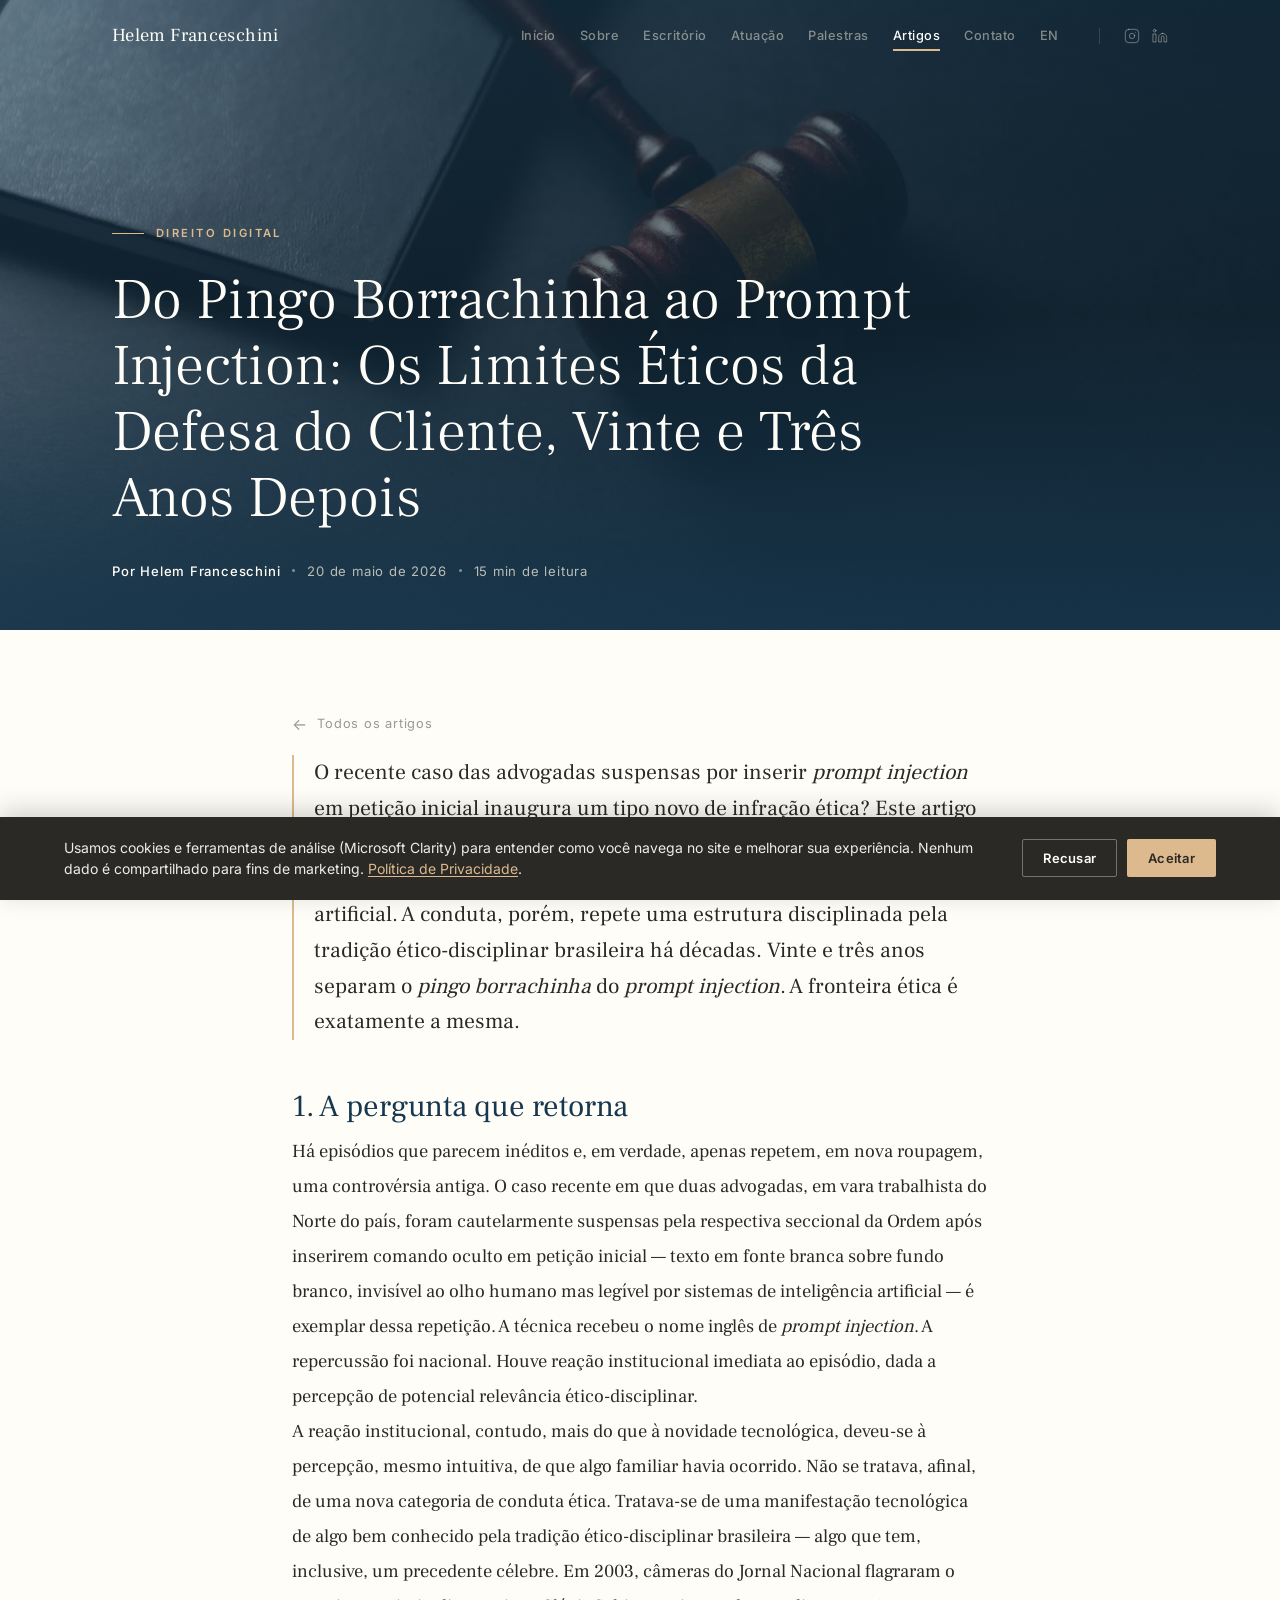
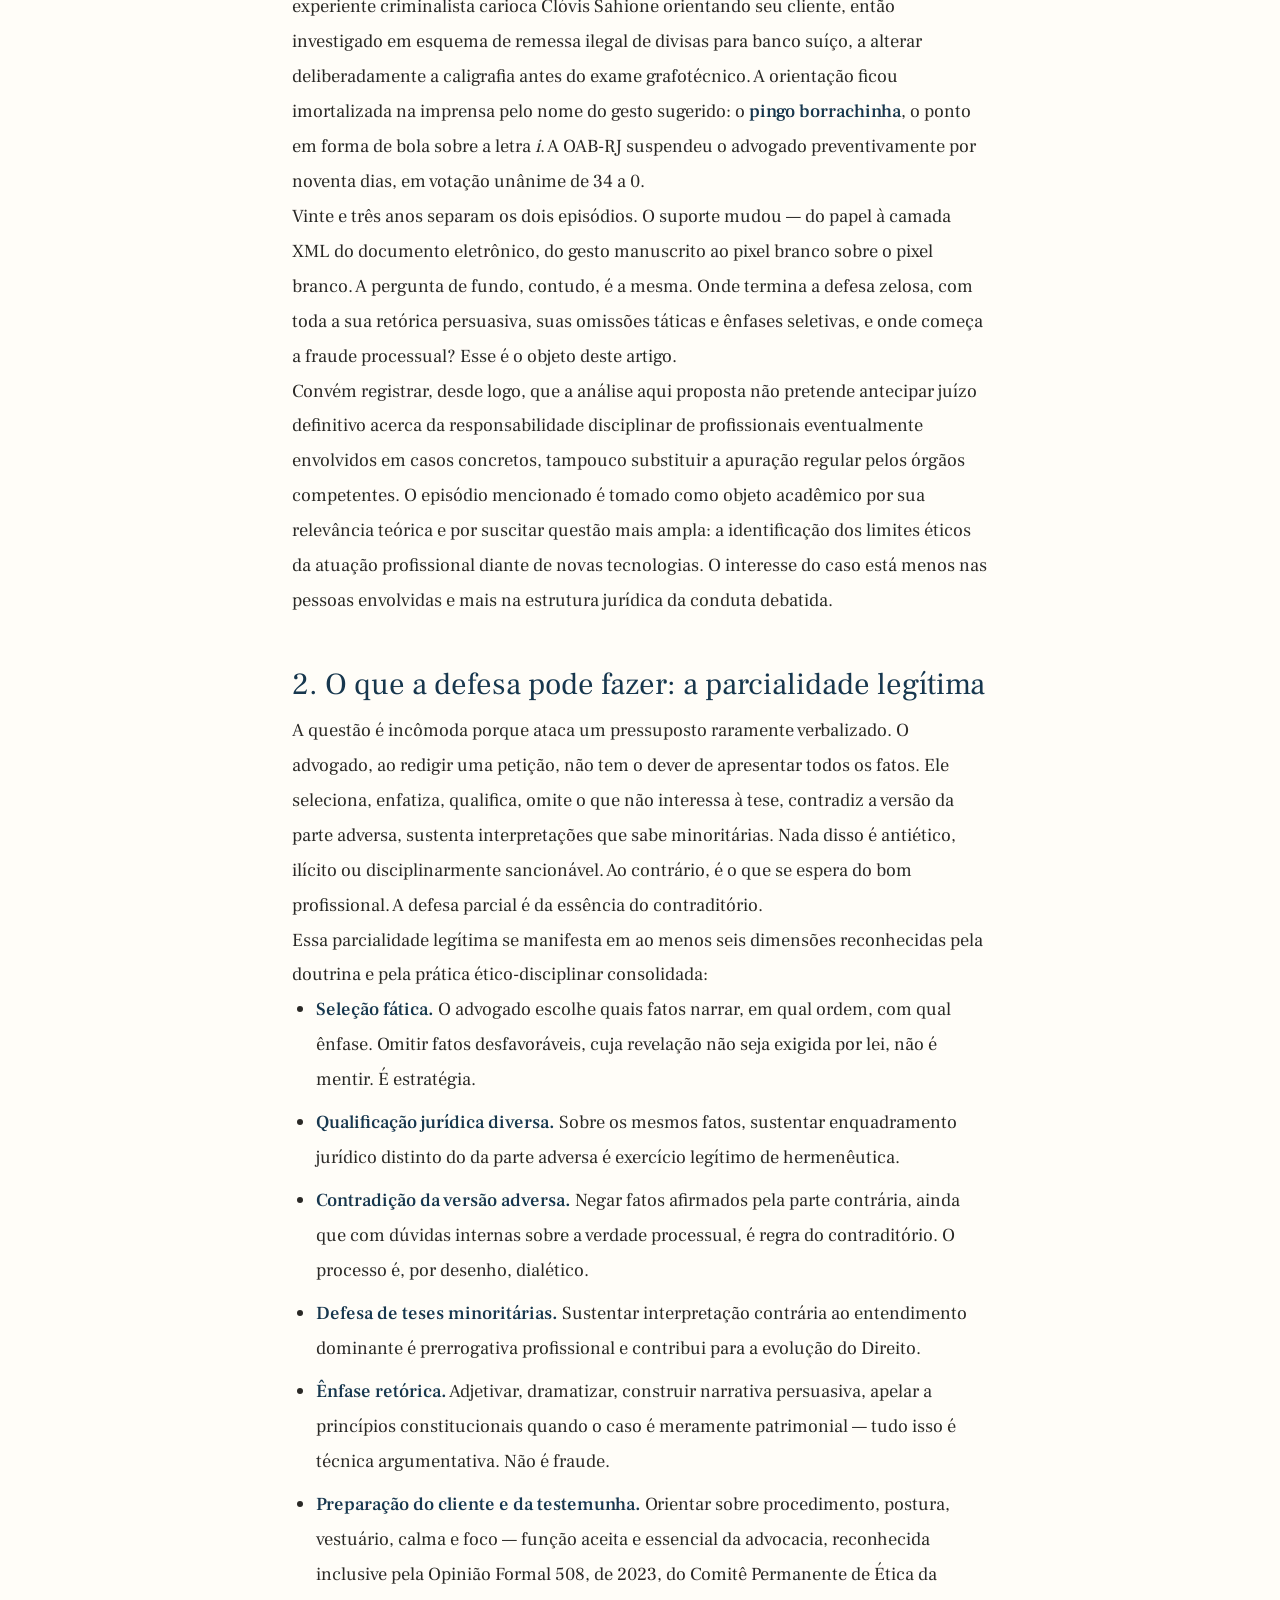
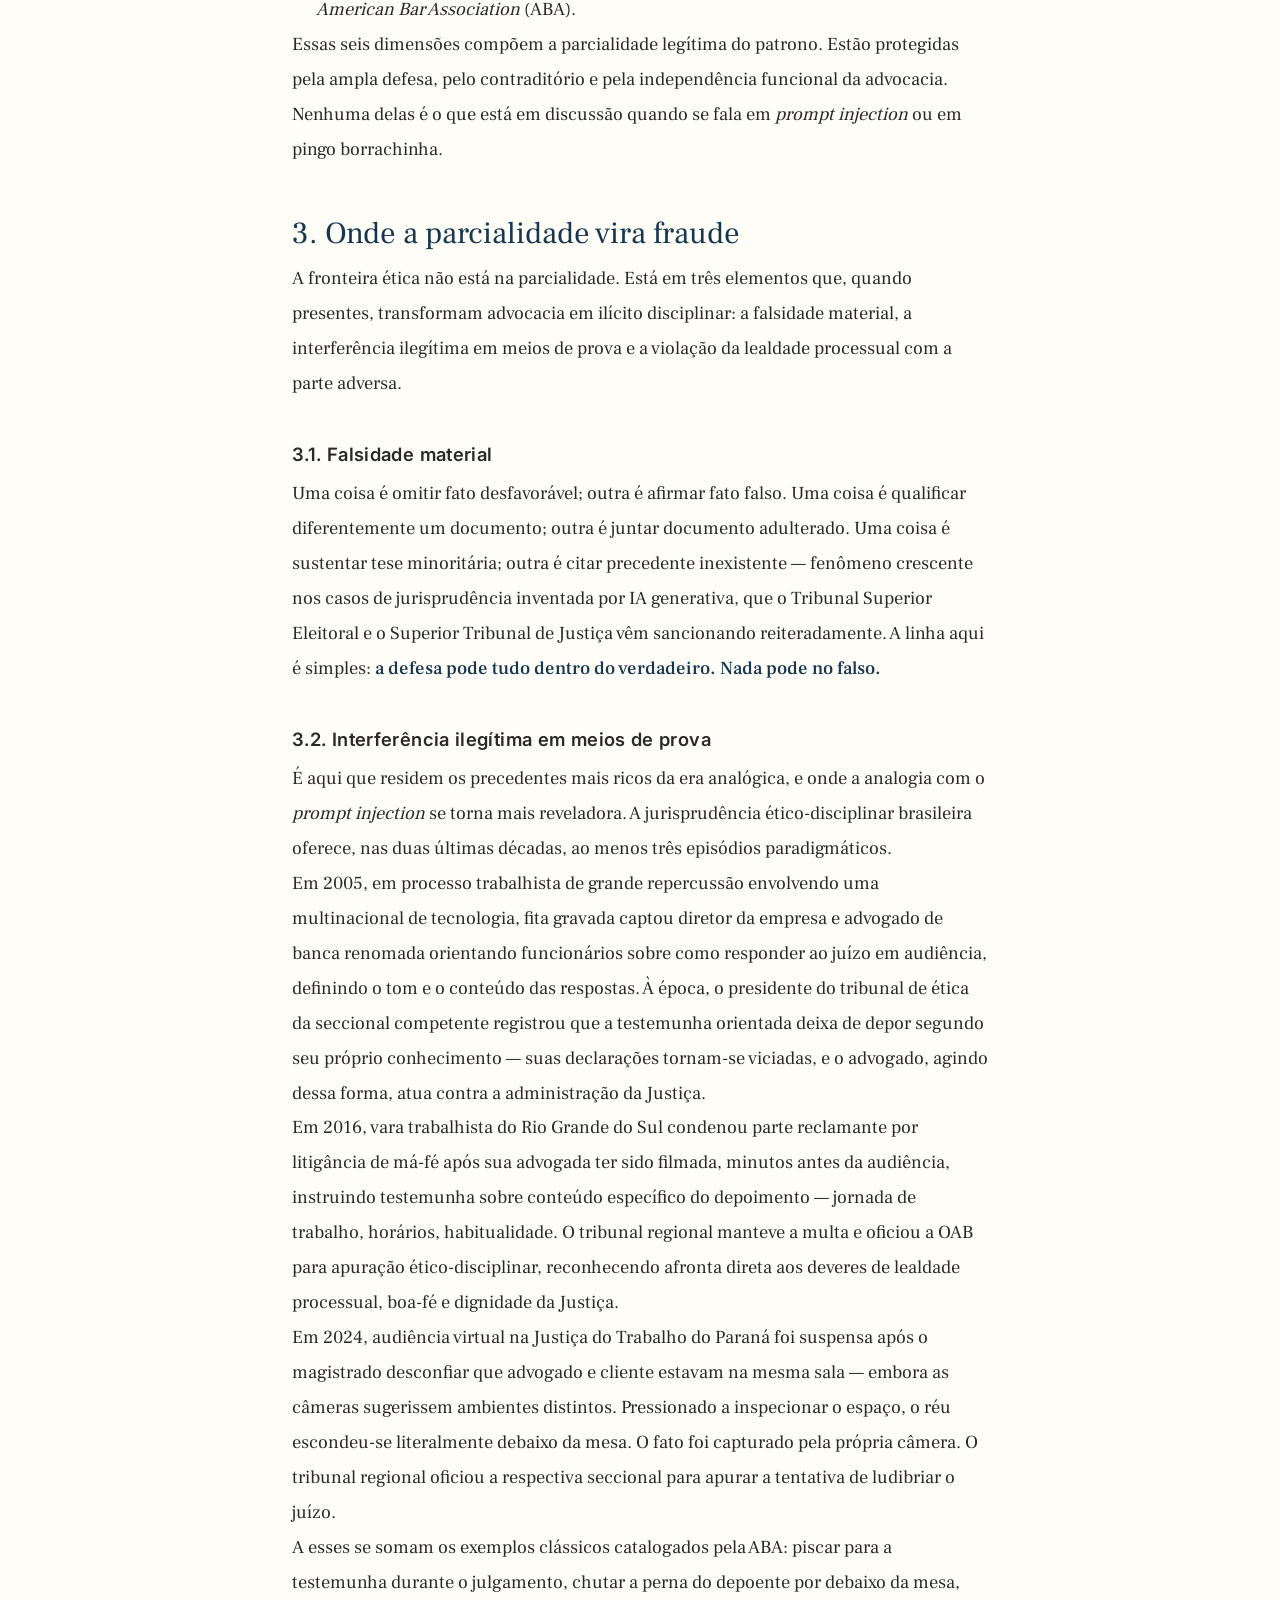
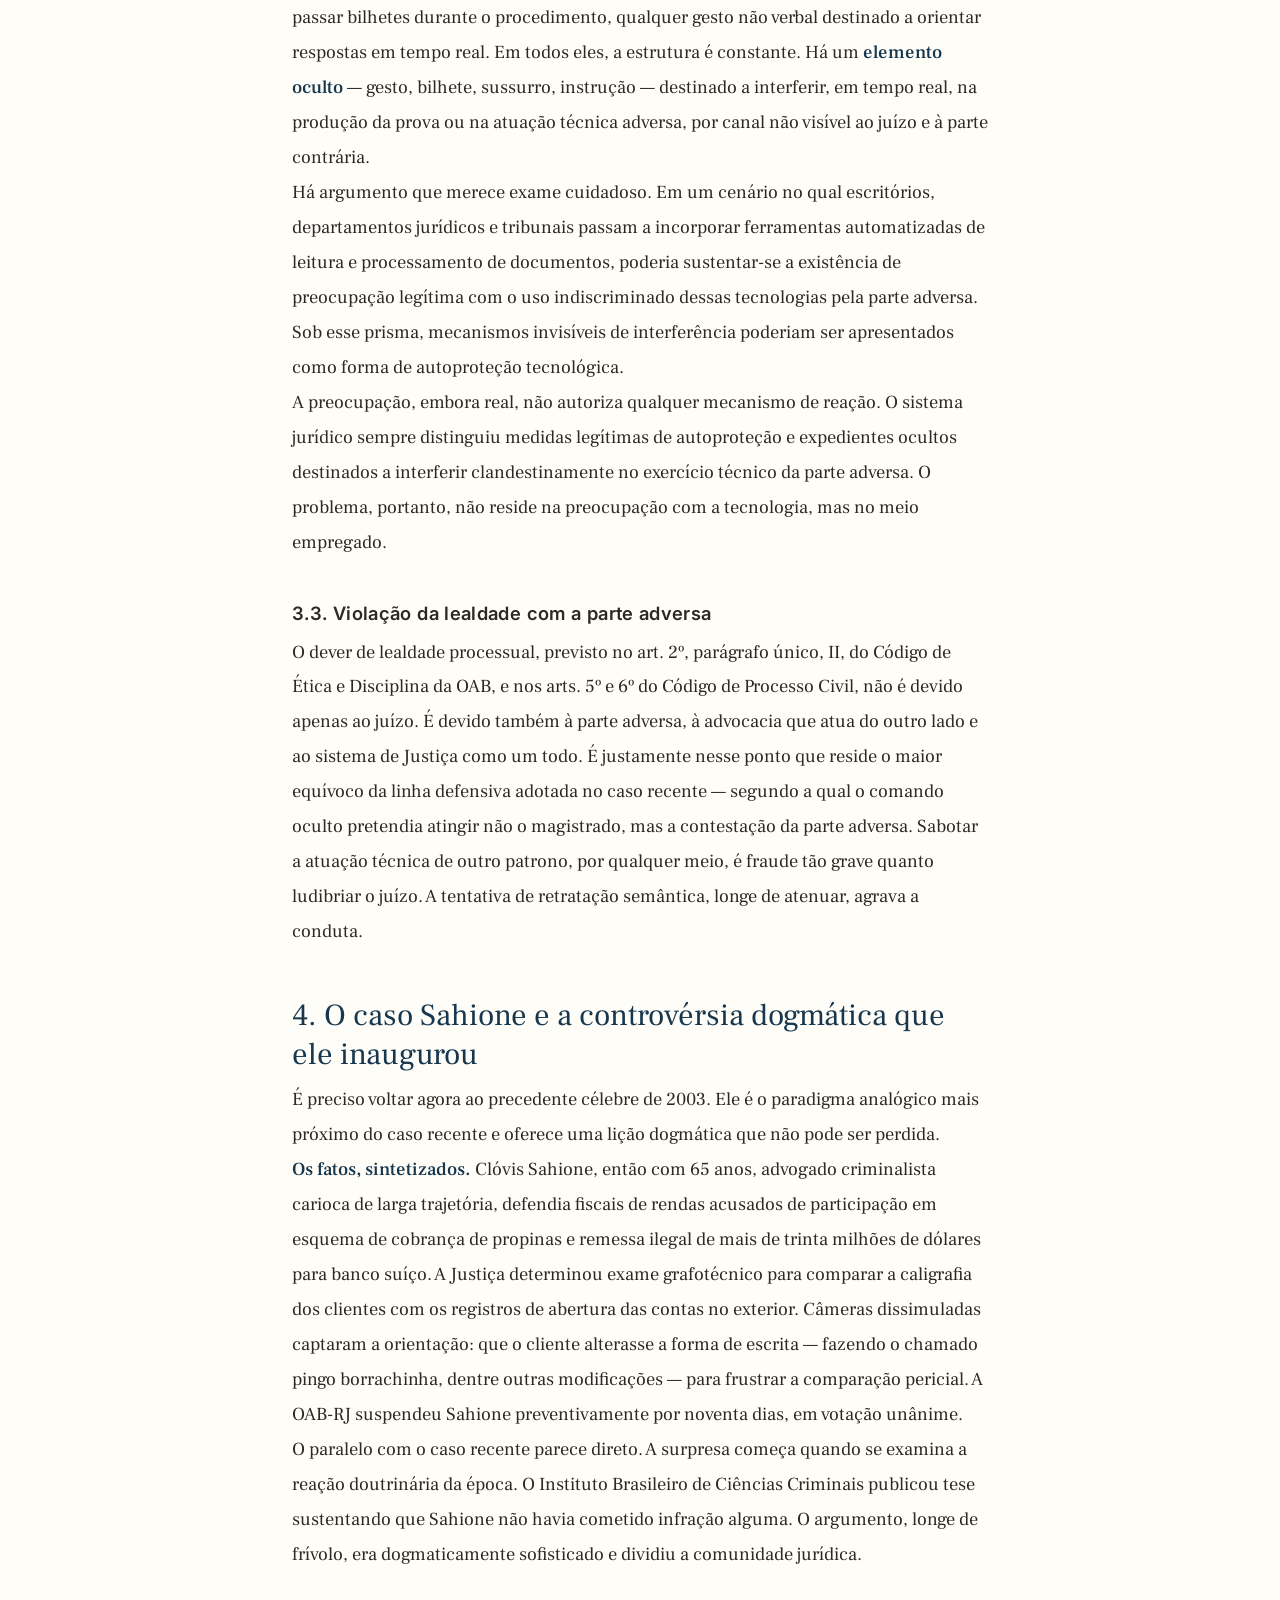
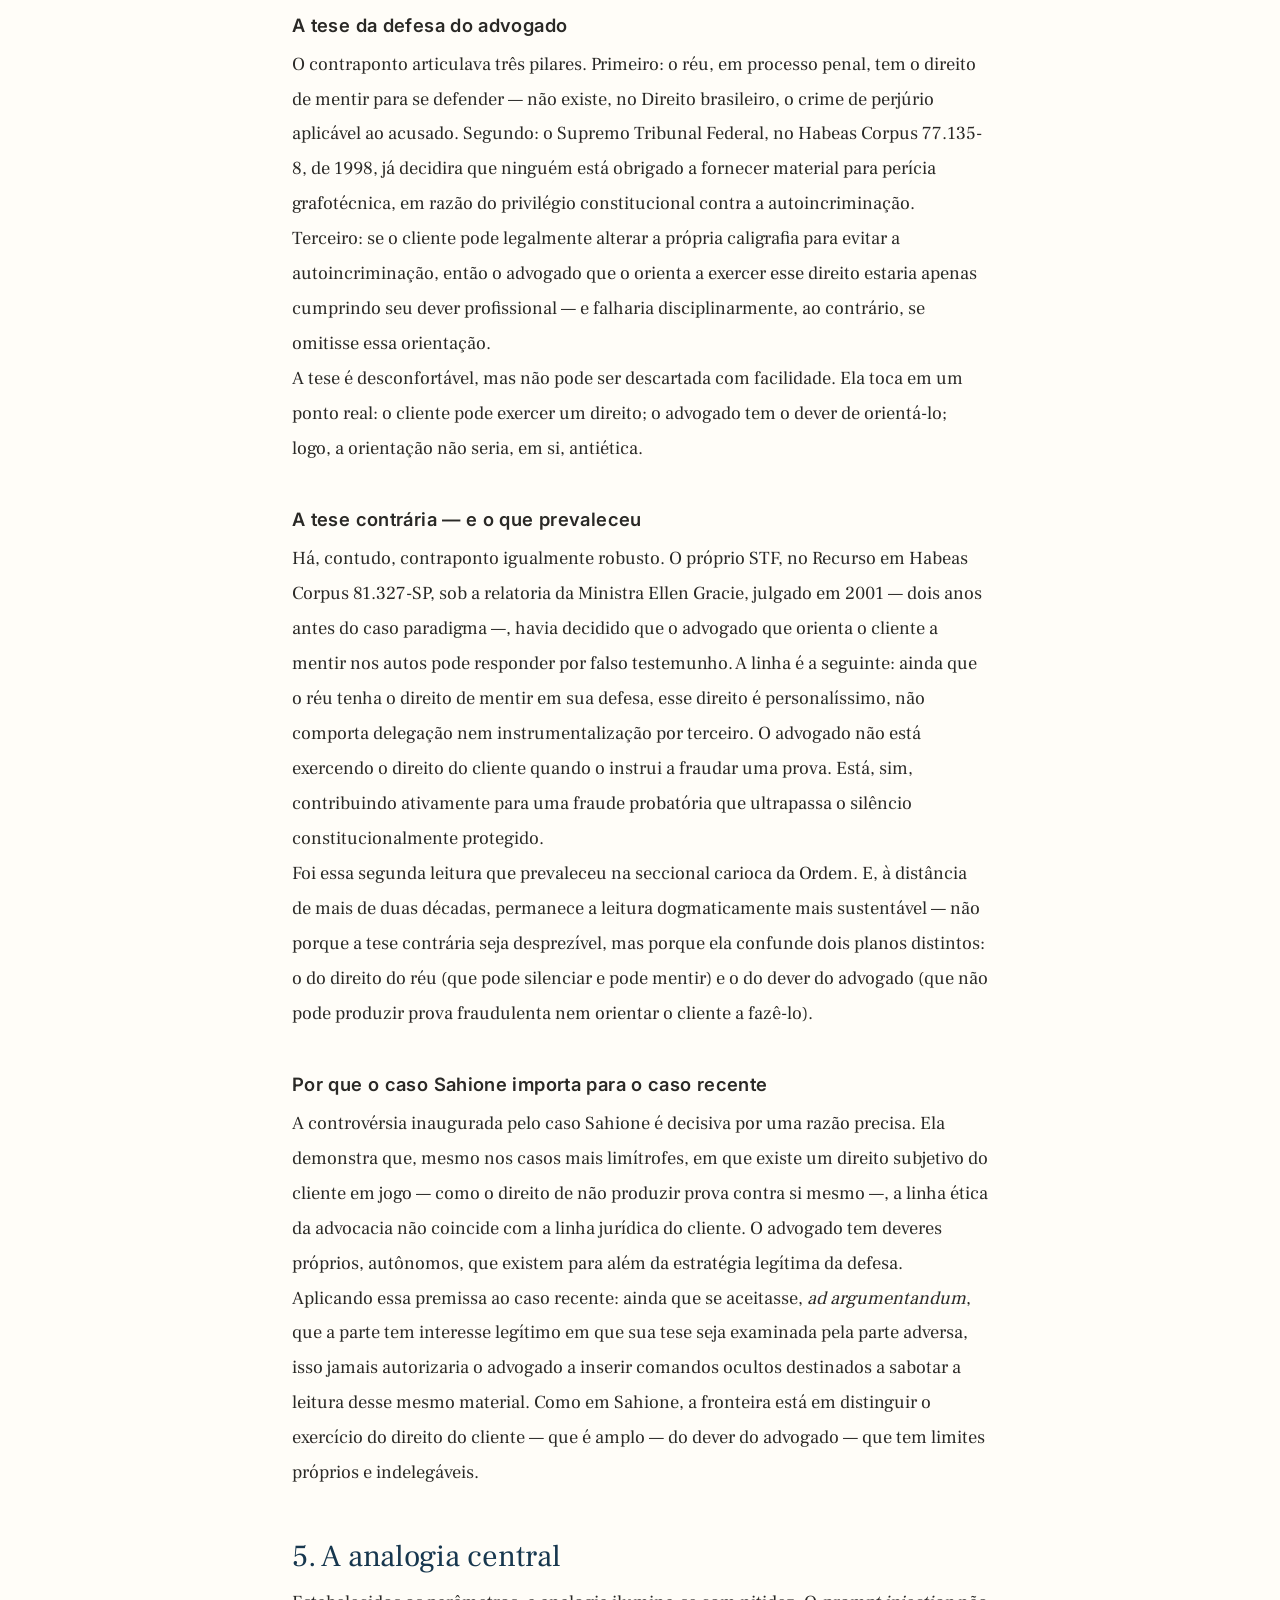
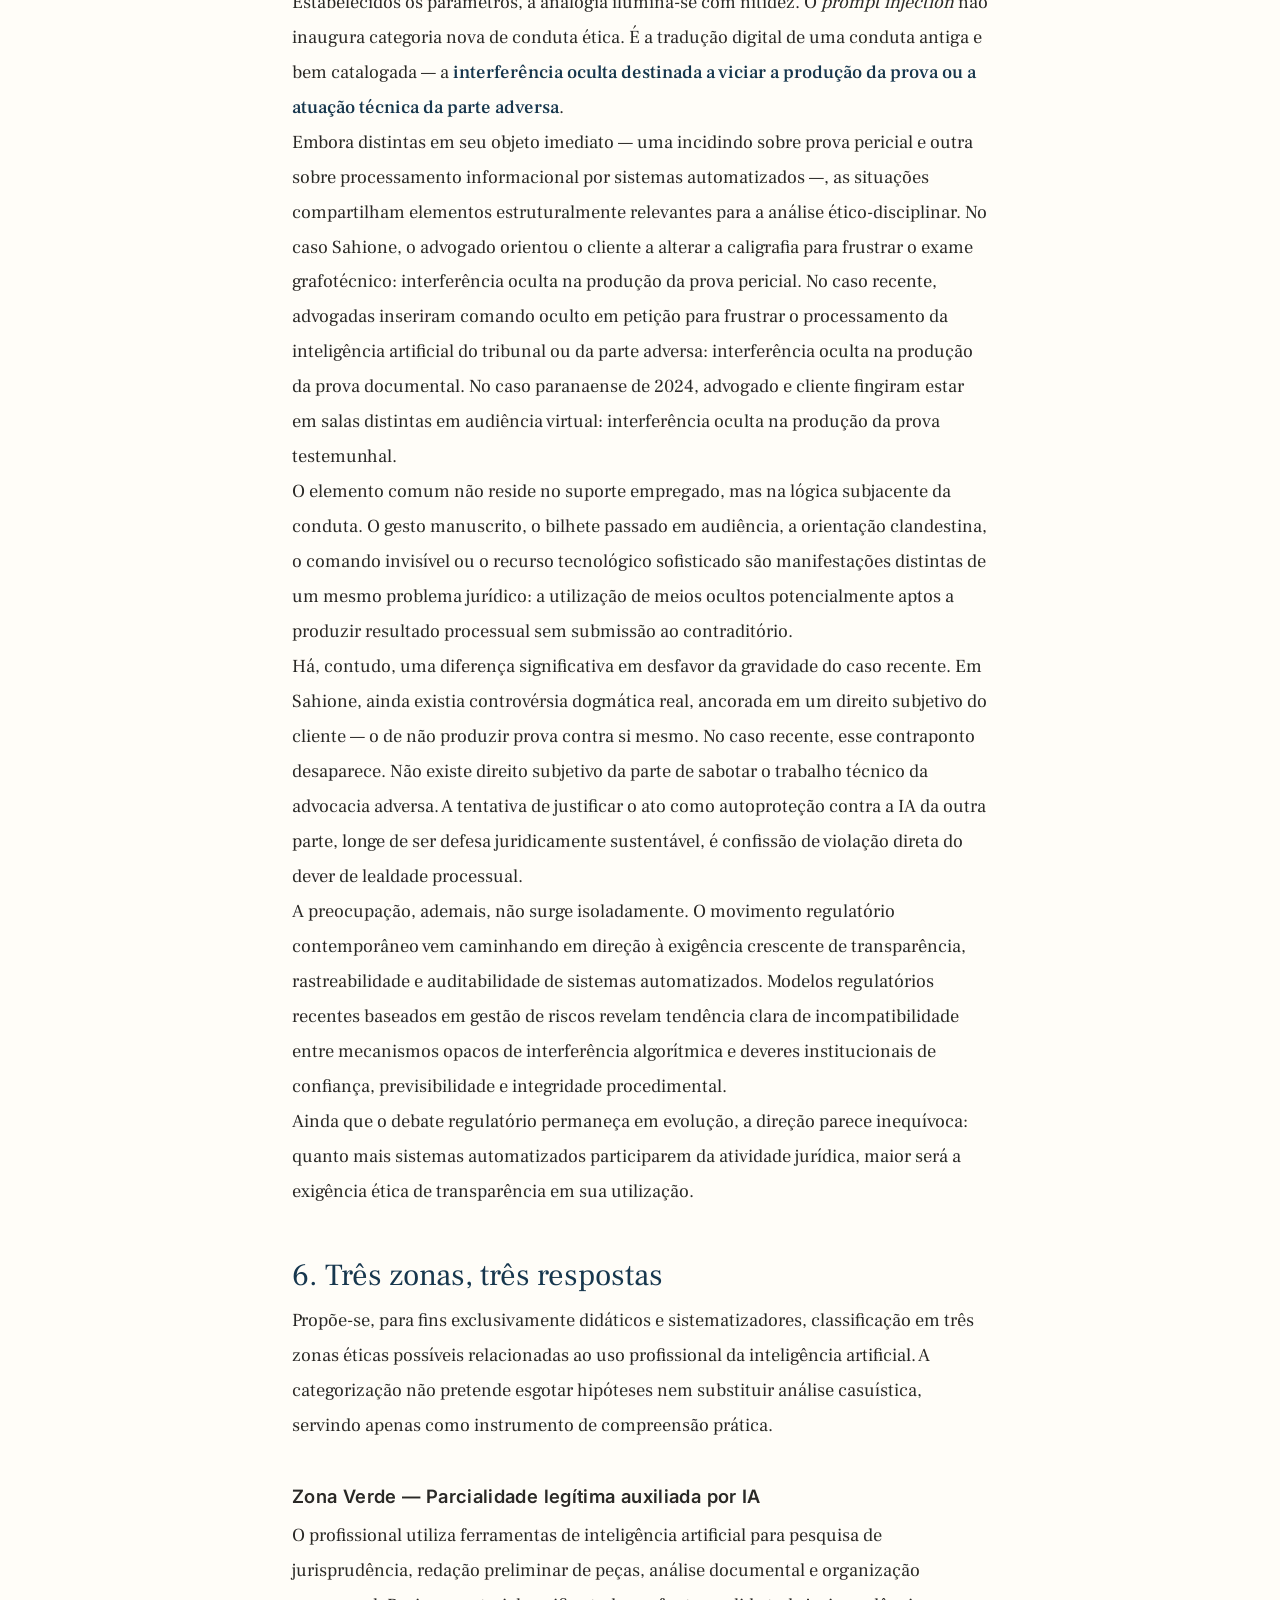
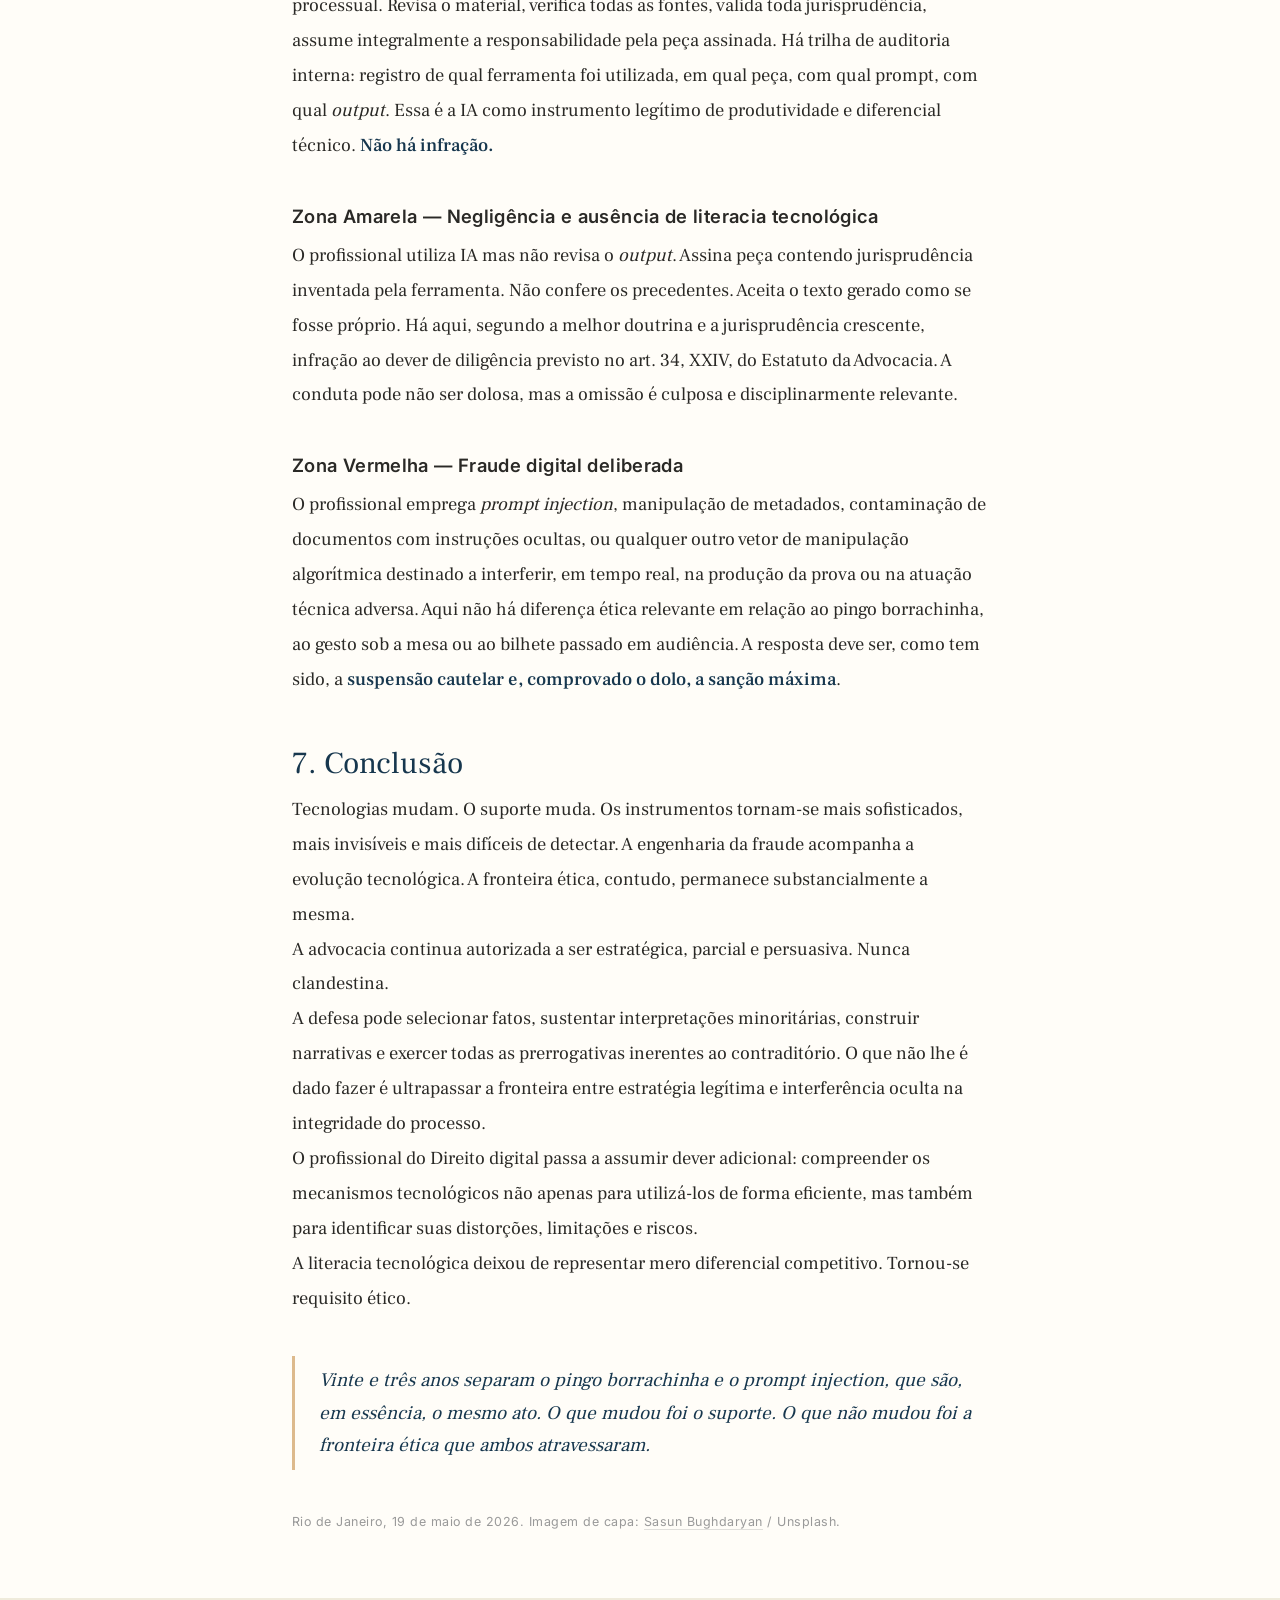
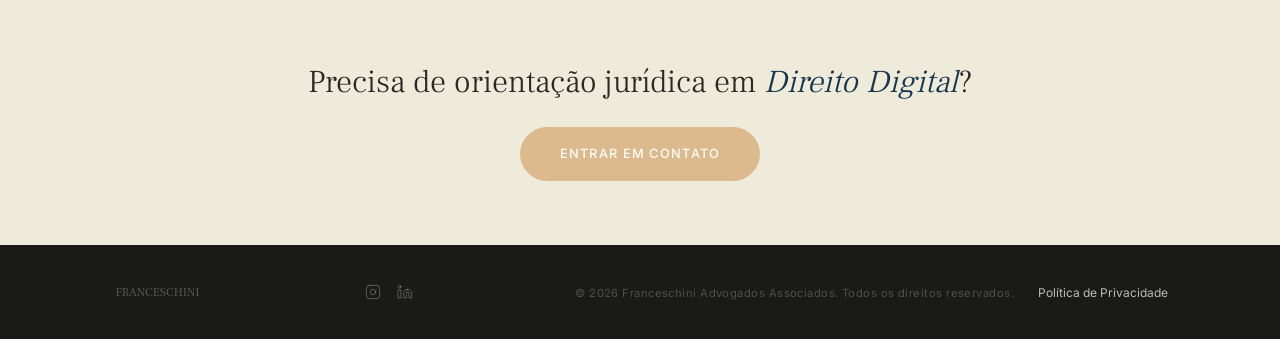
<file: artigos/do-pingo-borrachinha-ao-prompt-injection.html>
<!DOCTYPE html>
<html lang="pt-BR">
<head>
  <meta charset="UTF-8">
  <meta name="viewport" content="width=device-width, initial-scale=1.0">

  <title>Do Pingo Borrachinha ao Prompt Injection: Os Limites Éticos da Defesa do Cliente, Vinte e Três Anos Depois | Helem Franceschini</title>
  <meta name="description" content="Por Helem Franceschini: análise comparada do caso Sahione (2003) e do prompt injection em petições (2026) — onde termina a defesa zelosa e começa a fraude processual.">
  <meta name="author" content="Helem Franceschini">
  <meta name="robots" content="index, follow, max-image-preview:large, max-snippet:-1">
  <meta name="keywords" content="prompt injection, advocacia, ética profissional, OAB, Sahione, pingo borrachinha, Direito Digital, IA jurídica, fraude processual, Código de Ética da OAB">

  <link rel="canonical" href="https://www.helemfranceschini.com/artigos/do-pingo-borrachinha-ao-prompt-injection.html">

  <!-- Open Graph -->
  <meta property="og:type" content="article">
  <meta property="og:locale" content="pt_BR">
  <meta property="og:title" content="Do Pingo Borrachinha ao Prompt Injection: Os Limites Éticos da Defesa do Cliente, Vinte e Três Anos Depois">
  <meta property="og:description" content="Análise comparada do caso Sahione (2003) e do prompt injection em petições (2026) — onde termina a defesa zelosa e começa a fraude processual.">
  <meta property="og:url" content="https://www.helemfranceschini.com/artigos/do-pingo-borrachinha-ao-prompt-injection.html">
  <meta property="og:site_name" content="Helem Franceschini">
  <meta property="og:image" content="https://www.helemfranceschini.com/assets/images/articles/do-pingo-borrachinha-ao-prompt-injection-1600w.jpg">
  <meta property="og:image:width" content="1600">
  <meta property="og:image:height" content="900">
  <meta property="article:published_time" content="2026-05-20T00:00:00-03:00">
  <meta property="article:author" content="Helem Franceschini">
  <meta property="article:section" content="Direito Digital">
  <meta property="article:tag" content="Prompt Injection">
  <meta property="article:tag" content="Ética Profissional">
  <meta property="article:tag" content="OAB">
  <meta property="article:tag" content="IA Jurídica">
  <meta property="article:tag" content="Fraude Processual">

  <!-- Twitter Card -->
  <meta name="twitter:card" content="summary_large_image">
  <meta name="twitter:title" content="Do Pingo Borrachinha ao Prompt Injection">
  <meta name="twitter:description" content="Os limites éticos da defesa do cliente, vinte e três anos depois — uma análise comparada entre Sahione e o prompt injection.">
  <meta name="twitter:image" content="https://www.helemfranceschini.com/assets/images/articles/do-pingo-borrachinha-ao-prompt-injection-1600w.jpg">

  <!-- Favicon & Theme -->
  <link rel="icon" href="/assets/logos/icon.svg" type="image/svg+xml">
  <meta name="theme-color" content="#17374E">

  <!-- hreflang -->
  <link rel="alternate" hreflang="pt-BR" href="https://www.helemfranceschini.com/artigos/do-pingo-borrachinha-ao-prompt-injection.html">
  <link rel="alternate" hreflang="en" href="https://www.helemfranceschini.com/en/articles/pingo-borrachinha-to-prompt-injection.html">
  <link rel="alternate" hreflang="x-default" href="https://www.helemfranceschini.com/artigos/do-pingo-borrachinha-ao-prompt-injection.html">

  <!-- Structured Data — BlogPosting -->
  <script type="application/ld+json">
  {
    "@context": "https://schema.org",
    "@type": "BlogPosting",
    "headline": "Do Pingo Borrachinha ao Prompt Injection: Os Limites Éticos da Defesa do Cliente, Vinte e Três Anos Depois",
    "description": "Análise comparada do caso Sahione (2003) e do prompt injection em petições (2026) — onde termina a defesa zelosa e começa a fraude processual.",
    "image": "https://www.helemfranceschini.com/assets/images/articles/do-pingo-borrachinha-ao-prompt-injection-1600w.jpg",
    "datePublished": "2026-05-20",
    "dateModified": "2026-05-21",
    "inLanguage": "pt-BR",
    "mainEntityOfPage": {
      "@type": "WebPage",
      "@id": "https://www.helemfranceschini.com/artigos/do-pingo-borrachinha-ao-prompt-injection.html"
    },
    "author": {
      "@type": "Person",
      "name": "Helem Franceschini",
      "url": "https://www.helemfranceschini.com",
      "jobTitle": "Advogada, especialista em Direito Digital",
      "sameAs": [
        "https://www.instagram.com/helemfranceschini",
        "https://www.linkedin.com/in/helem-franceschini-45b18839"
      ]
    },
    "publisher": {
      "@type": "Organization",
      "name": "Franceschini Advogados Associados",
      "url": "https://www.helemfranceschini.com",
      "logo": {
        "@type": "ImageObject",
        "url": "https://www.helemfranceschini.com/assets/logos/icon.svg"
      }
    },
    "articleSection": "Direito Digital",
    "keywords": "prompt injection, ética profissional, OAB, Sahione, pingo borrachinha, IA jurídica, fraude processual, Código de Ética"
  }
  </script>

  <!-- Fonts -->
  <link rel="preconnect" href="https://fonts.googleapis.com">
  <link rel="preconnect" href="https://fonts.gstatic.com" crossorigin>
  <link href="https://fonts.googleapis.com/css2?family=Frank+Ruhl+Libre:wght@300;400;500&family=Inter:wght@400;500;600;700&display=swap" rel="stylesheet">

  <link rel="stylesheet" href="/css/style.css">
</head>
<body>

  <a href="#conteudo" class="skip-link">Pular para o conteúdo</a>

  <!-- NAVIGATION -->
  <header>
    <nav class="nav" id="nav" aria-label="Navegação principal">
      <div class="nav-inner">
        <a href="/" class="nav-logo" aria-label="Helem Franceschini — Início">
          <span class="nav-logo-text">Helem Franceschini</span>
        </a>
        <div class="nav-links">
          <a href="/" class="nav-link">Início</a>
          <a href="/#sobre" class="nav-link">Sobre</a>
          <a href="/#escritorio" class="nav-link">Escritório</a>
          <a href="/#atuacao" class="nav-link">Atuação</a>
          <a href="/#palestras" class="nav-link">Palestras</a>
          <a href="/artigos/" class="nav-link active">Artigos</a>
          <a href="/#contato" class="nav-link">Contato</a>
          <a href="/en/articles/pingo-borrachinha-to-prompt-injection.html" class="nav-link nav-lang" hreflang="en" lang="en" aria-label="Switch to English version">EN</a>
          <div class="nav-socials">
            <a href="https://www.instagram.com/helemfranceschini" class="nav-social" aria-label="Instagram" target="_blank" rel="noopener noreferrer">
              <svg width="16" height="16" viewBox="0 0 24 24" fill="none" stroke="currentColor" stroke-width="1.5" stroke-linecap="round" stroke-linejoin="round" aria-hidden="true"><rect x="2" y="2" width="20" height="20" rx="5" ry="5"/><path d="m16 11.37A4 4 0 1 1 12.63 8 4 4 0 0 1 16 11.37z"/><line x1="17.5" y1="6.5" x2="17.51" y2="6.5"/></svg>
            </a>
            <a href="https://www.linkedin.com/in/helem-franceschini-45b18839" class="nav-social" aria-label="LinkedIn" target="_blank" rel="noopener noreferrer">
              <svg width="16" height="16" viewBox="0 0 24 24" fill="none" stroke="currentColor" stroke-width="1.5" stroke-linecap="round" stroke-linejoin="round" aria-hidden="true"><path d="M16 8a6 6 0 0 1 6 6v7h-4v-7a2 2 0 0 0-2-2 2 2 0 0 0-2 2v7h-4v-7a6 6 0 0 1 6-6z"/><rect x="2" y="9" width="4" height="12"/><circle cx="4" cy="4" r="2"/></svg>
            </a>
          </div>
        </div>
        <button class="nav-toggle" id="navToggle" aria-label="Abrir menu de navegação" aria-expanded="false" onclick="this.classList.toggle('open');var m=document.getElementById('mobileMenu');m.classList.toggle('open');var o=m.classList.contains('open');document.body.style.overflow=o?'hidden':'';this.setAttribute('aria-expanded',o?'true':'false');">
          <span></span>
          <span></span>
        </button>
      </div>
    </nav>
  </header>

  <!-- MOBILE MENU -->
  <div class="mobile-menu" id="mobileMenu" role="dialog" aria-label="Menu de navegação">
    <a href="/" class="mobile-link">Início</a>
    <a href="/#sobre" class="mobile-link">Sobre</a>
    <a href="/#escritorio" class="mobile-link">Escritório</a>
    <a href="/#atuacao" class="mobile-link">Atuação</a>
    <a href="/#palestras" class="mobile-link">Palestras</a>
    <a href="/artigos/" class="mobile-link">Artigos</a>
    <a href="/#contato" class="mobile-link">Contato</a>
    <a href="/en/articles/pingo-borrachinha-to-prompt-injection.html" class="mobile-link mobile-lang" hreflang="en" lang="en" aria-label="Switch to English version">EN — English version</a>
    <div class="mobile-socials">
      <a href="https://www.instagram.com/helemfranceschini" class="mobile-social" aria-label="Instagram" target="_blank" rel="noopener noreferrer">
        <svg width="20" height="20" viewBox="0 0 24 24" fill="none" stroke="currentColor" stroke-width="1.5" stroke-linecap="round" stroke-linejoin="round" aria-hidden="true"><rect x="2" y="2" width="20" height="20" rx="5" ry="5"/><path d="m16 11.37A4 4 0 1 1 12.63 8 4 4 0 0 1 16 11.37z"/><line x1="17.5" y1="6.5" x2="17.51" y2="6.5"/></svg>
      </a>
      <a href="https://www.linkedin.com/in/helem-franceschini-45b18839" class="mobile-social" aria-label="LinkedIn" target="_blank" rel="noopener noreferrer">
        <svg width="20" height="20" viewBox="0 0 24 24" fill="none" stroke="currentColor" stroke-width="1.5" stroke-linecap="round" stroke-linejoin="round" aria-hidden="true"><path d="M16 8a6 6 0 0 1 6 6v7h-4v-7a2 2 0 0 0-2-2 2 2 0 0 0-2 2v7h-4v-7a6 6 0 0 1 6-6z"/><rect x="2" y="9" width="4" height="12"/><circle cx="4" cy="4" r="2"/></svg>
      </a>
    </div>
  </div>

  <main id="conteudo">

    <!-- ARTICLE HERO -->
    <article>
      <header class="article-hero">
        <div class="article-hero-cover" aria-hidden="true">
          <picture>
            <source type="image/webp" srcset="/assets/images/articles/do-pingo-borrachinha-ao-prompt-injection-800w.webp 800w, /assets/images/articles/do-pingo-borrachinha-ao-prompt-injection-1600w.webp 1600w" sizes="100vw">
            <img src="/assets/images/articles/do-pingo-borrachinha-ao-prompt-injection-1600w.jpg" srcset="/assets/images/articles/do-pingo-borrachinha-ao-prompt-injection-800w.jpg 800w, /assets/images/articles/do-pingo-borrachinha-ao-prompt-injection-1600w.jpg 1600w" sizes="100vw" alt="" width="1600" height="900" fetchpriority="high">
          </picture>
        </div>
        <div class="article-hero-overlay"></div>
        <div class="container">
          <div class="article-hero-eyebrow">Direito Digital</div>
          <h1 class="article-hero-title">Do Pingo Borrachinha ao Prompt Injection: Os Limites Éticos da Defesa do Cliente, Vinte e Três Anos Depois</h1>
          <div class="article-hero-meta">
            <span class="article-hero-meta-author">Por Helem Franceschini</span>
            <span class="article-hero-meta-dot" aria-hidden="true"></span>
            <time datetime="2026-05-20">20 de maio de 2026</time>
            <span class="article-hero-meta-dot" aria-hidden="true"></span>
            <span>15 min de leitura</span>
          </div>
        </div>
      </header>

      <!-- ARTICLE BODY -->
      <section class="article-body">
        <div class="container">

          <a href="/artigos/" class="article-back">Todos os artigos</a>

          <p class="article-lead">
            O recente caso das advogadas suspensas por inserir <em>prompt injection</em> em petição inicial inaugura um tipo novo de infração ética? Este artigo sustenta que não. O suporte é novo — pixel branco sobre pixel branco, instrução invisível ao olho humano mas legível pela inteligência artificial. A conduta, porém, repete uma estrutura disciplinada pela tradição ético-disciplinar brasileira há décadas. Vinte e três anos separam o <em>pingo borrachinha</em> do <em>prompt injection</em>. A fronteira ética é exatamente a mesma.
          </p>

          <div class="article-prose">

            <h2>1. A pergunta que retorna</h2>
            <p>Há episódios que parecem inéditos e, em verdade, apenas repetem, em nova roupagem, uma controvérsia antiga. O caso recente em que duas advogadas, em vara trabalhista do Norte do país, foram cautelarmente suspensas pela respectiva seccional da Ordem após inserirem comando oculto em petição inicial — texto em fonte branca sobre fundo branco, invisível ao olho humano mas legível por sistemas de inteligência artificial — é exemplar dessa repetição. A técnica recebeu o nome inglês de <em>prompt injection</em>. A repercussão foi nacional. Houve reação institucional imediata ao episódio, dada a percepção de potencial relevância ético-disciplinar.</p>
            <p>A reação institucional, contudo, mais do que à novidade tecnológica, deveu-se à percepção, mesmo intuitiva, de que algo familiar havia ocorrido. Não se tratava, afinal, de uma nova categoria de conduta ética. Tratava-se de uma manifestação tecnológica de algo bem conhecido pela tradição ético-disciplinar brasileira — algo que tem, inclusive, um precedente célebre. Em 2003, câmeras do Jornal Nacional flagraram o experiente criminalista carioca Clóvis Sahione orientando seu cliente, então investigado em esquema de remessa ilegal de divisas para banco suíço, a alterar deliberadamente a caligrafia antes do exame grafotécnico. A orientação ficou imortalizada na imprensa pelo nome do gesto sugerido: o <strong>pingo borrachinha</strong>, o ponto em forma de bola sobre a letra <em>i</em>. A OAB-RJ suspendeu o advogado preventivamente por noventa dias, em votação unânime de 34 a 0.</p>
            <p>Vinte e três anos separam os dois episódios. O suporte mudou — do papel à camada XML do documento eletrônico, do gesto manuscrito ao pixel branco sobre o pixel branco. A pergunta de fundo, contudo, é a mesma. Onde termina a defesa zelosa, com toda a sua retórica persuasiva, suas omissões táticas e ênfases seletivas, e onde começa a fraude processual? Esse é o objeto deste artigo.</p>
            <p>Convém registrar, desde logo, que a análise aqui proposta não pretende antecipar juízo definitivo acerca da responsabilidade disciplinar de profissionais eventualmente envolvidos em casos concretos, tampouco substituir a apuração regular pelos órgãos competentes. O episódio mencionado é tomado como objeto acadêmico por sua relevância teórica e por suscitar questão mais ampla: a identificação dos limites éticos da atuação profissional diante de novas tecnologias. O interesse do caso está menos nas pessoas envolvidas e mais na estrutura jurídica da conduta debatida.</p>

            <h2>2. O que a defesa pode fazer: a parcialidade legítima</h2>
            <p>A questão é incômoda porque ataca um pressuposto raramente verbalizado. O advogado, ao redigir uma petição, não tem o dever de apresentar todos os fatos. Ele seleciona, enfatiza, qualifica, omite o que não interessa à tese, contradiz a versão da parte adversa, sustenta interpretações que sabe minoritárias. Nada disso é antiético, ilícito ou disciplinarmente sancionável. Ao contrário, é o que se espera do bom profissional. A defesa parcial é da essência do contraditório.</p>
            <p>Essa parcialidade legítima se manifesta em ao menos seis dimensões reconhecidas pela doutrina e pela prática ético-disciplinar consolidada:</p>
            <ul>
              <li><strong>Seleção fática.</strong> O advogado escolhe quais fatos narrar, em qual ordem, com qual ênfase. Omitir fatos desfavoráveis, cuja revelação não seja exigida por lei, não é mentir. É estratégia.</li>
              <li><strong>Qualificação jurídica diversa.</strong> Sobre os mesmos fatos, sustentar enquadramento jurídico distinto do da parte adversa é exercício legítimo de hermenêutica.</li>
              <li><strong>Contradição da versão adversa.</strong> Negar fatos afirmados pela parte contrária, ainda que com dúvidas internas sobre a verdade processual, é regra do contraditório. O processo é, por desenho, dialético.</li>
              <li><strong>Defesa de teses minoritárias.</strong> Sustentar interpretação contrária ao entendimento dominante é prerrogativa profissional e contribui para a evolução do Direito.</li>
              <li><strong>Ênfase retórica.</strong> Adjetivar, dramatizar, construir narrativa persuasiva, apelar a princípios constitucionais quando o caso é meramente patrimonial — tudo isso é técnica argumentativa. Não é fraude.</li>
              <li><strong>Preparação do cliente e da testemunha.</strong> Orientar sobre procedimento, postura, vestuário, calma e foco — função aceita e essencial da advocacia, reconhecida inclusive pela Opinião Formal 508, de 2023, do Comitê Permanente de Ética da <em>American Bar Association</em> (ABA).</li>
            </ul>
            <p>Essas seis dimensões compõem a parcialidade legítima do patrono. Estão protegidas pela ampla defesa, pelo contraditório e pela independência funcional da advocacia. Nenhuma delas é o que está em discussão quando se fala em <em>prompt injection</em> ou em pingo borrachinha.</p>

            <h2>3. Onde a parcialidade vira fraude</h2>
            <p>A fronteira ética não está na parcialidade. Está em três elementos que, quando presentes, transformam advocacia em ilícito disciplinar: a falsidade material, a interferência ilegítima em meios de prova e a violação da lealdade processual com a parte adversa.</p>

            <h3>3.1. Falsidade material</h3>
            <p>Uma coisa é omitir fato desfavorável; outra é afirmar fato falso. Uma coisa é qualificar diferentemente um documento; outra é juntar documento adulterado. Uma coisa é sustentar tese minoritária; outra é citar precedente inexistente — fenômeno crescente nos casos de jurisprudência inventada por IA generativa, que o Tribunal Superior Eleitoral e o Superior Tribunal de Justiça vêm sancionando reiteradamente. A linha aqui é simples: <strong>a defesa pode tudo dentro do verdadeiro. Nada pode no falso.</strong></p>

            <h3>3.2. Interferência ilegítima em meios de prova</h3>
            <p>É aqui que residem os precedentes mais ricos da era analógica, e onde a analogia com o <em>prompt injection</em> se torna mais reveladora. A jurisprudência ético-disciplinar brasileira oferece, nas duas últimas décadas, ao menos três episódios paradigmáticos.</p>
            <p>Em 2005, em processo trabalhista de grande repercussão envolvendo uma multinacional de tecnologia, fita gravada captou diretor da empresa e advogado de banca renomada orientando funcionários sobre como responder ao juízo em audiência, definindo o tom e o conteúdo das respostas. À época, o presidente do tribunal de ética da seccional competente registrou que a testemunha orientada deixa de depor segundo seu próprio conhecimento — suas declarações tornam-se viciadas, e o advogado, agindo dessa forma, atua contra a administração da Justiça.</p>
            <p>Em 2016, vara trabalhista do Rio Grande do Sul condenou parte reclamante por litigância de má-fé após sua advogada ter sido filmada, minutos antes da audiência, instruindo testemunha sobre conteúdo específico do depoimento — jornada de trabalho, horários, habitualidade. O tribunal regional manteve a multa e oficiou a OAB para apuração ético-disciplinar, reconhecendo afronta direta aos deveres de lealdade processual, boa-fé e dignidade da Justiça.</p>
            <p>Em 2024, audiência virtual na Justiça do Trabalho do Paraná foi suspensa após o magistrado desconfiar que advogado e cliente estavam na mesma sala — embora as câmeras sugerissem ambientes distintos. Pressionado a inspecionar o espaço, o réu escondeu-se literalmente debaixo da mesa. O fato foi capturado pela própria câmera. O tribunal regional oficiou a respectiva seccional para apurar a tentativa de ludibriar o juízo.</p>
            <p>A esses se somam os exemplos clássicos catalogados pela ABA: piscar para a testemunha durante o julgamento, chutar a perna do depoente por debaixo da mesa, passar bilhetes durante o procedimento, qualquer gesto não verbal destinado a orientar respostas em tempo real. Em todos eles, a estrutura é constante. Há um <strong>elemento oculto</strong> — gesto, bilhete, sussurro, instrução — destinado a interferir, em tempo real, na produção da prova ou na atuação técnica adversa, por canal não visível ao juízo e à parte contrária.</p>
            <p>Há argumento que merece exame cuidadoso. Em um cenário no qual escritórios, departamentos jurídicos e tribunais passam a incorporar ferramentas automatizadas de leitura e processamento de documentos, poderia sustentar-se a existência de preocupação legítima com o uso indiscriminado dessas tecnologias pela parte adversa. Sob esse prisma, mecanismos invisíveis de interferência poderiam ser apresentados como forma de autoproteção tecnológica.</p>
            <p>A preocupação, embora real, não autoriza qualquer mecanismo de reação. O sistema jurídico sempre distinguiu medidas legítimas de autoproteção e expedientes ocultos destinados a interferir clandestinamente no exercício técnico da parte adversa. O problema, portanto, não reside na preocupação com a tecnologia, mas no meio empregado.</p>

            <h3>3.3. Violação da lealdade com a parte adversa</h3>
            <p>O dever de lealdade processual, previsto no art. 2º, parágrafo único, II, do Código de Ética e Disciplina da OAB, e nos arts. 5º e 6º do Código de Processo Civil, não é devido apenas ao juízo. É devido também à parte adversa, à advocacia que atua do outro lado e ao sistema de Justiça como um todo. É justamente nesse ponto que reside o maior equívoco da linha defensiva adotada no caso recente — segundo a qual o comando oculto pretendia atingir não o magistrado, mas a contestação da parte adversa. Sabotar a atuação técnica de outro patrono, por qualquer meio, é fraude tão grave quanto ludibriar o juízo. A tentativa de retratação semântica, longe de atenuar, agrava a conduta.</p>

            <h2>4. O caso Sahione e a controvérsia dogmática que ele inaugurou</h2>
            <p>É preciso voltar agora ao precedente célebre de 2003. Ele é o paradigma analógico mais próximo do caso recente e oferece uma lição dogmática que não pode ser perdida.</p>
            <p><strong>Os fatos, sintetizados.</strong> Clóvis Sahione, então com 65 anos, advogado criminalista carioca de larga trajetória, defendia fiscais de rendas acusados de participação em esquema de cobrança de propinas e remessa ilegal de mais de trinta milhões de dólares para banco suíço. A Justiça determinou exame grafotécnico para comparar a caligrafia dos clientes com os registros de abertura das contas no exterior. Câmeras dissimuladas captaram a orientação: que o cliente alterasse a forma de escrita — fazendo o chamado pingo borrachinha, dentre outras modificações — para frustrar a comparação pericial. A OAB-RJ suspendeu Sahione preventivamente por noventa dias, em votação unânime.</p>
            <p>O paralelo com o caso recente parece direto. A surpresa começa quando se examina a reação doutrinária da época. O Instituto Brasileiro de Ciências Criminais publicou tese sustentando que Sahione não havia cometido infração alguma. O argumento, longe de frívolo, era dogmaticamente sofisticado e dividiu a comunidade jurídica.</p>

            <h3>A tese da defesa do advogado</h3>
            <p>O contraponto articulava três pilares. Primeiro: o réu, em processo penal, tem o direito de mentir para se defender — não existe, no Direito brasileiro, o crime de perjúrio aplicável ao acusado. Segundo: o Supremo Tribunal Federal, no Habeas Corpus 77.135-8, de 1998, já decidira que ninguém está obrigado a fornecer material para perícia grafotécnica, em razão do privilégio constitucional contra a autoincriminação. Terceiro: se o cliente pode legalmente alterar a própria caligrafia para evitar a autoincriminação, então o advogado que o orienta a exercer esse direito estaria apenas cumprindo seu dever profissional — e falharia disciplinarmente, ao contrário, se omitisse essa orientação.</p>
            <p>A tese é desconfortável, mas não pode ser descartada com facilidade. Ela toca em um ponto real: o cliente pode exercer um direito; o advogado tem o dever de orientá-lo; logo, a orientação não seria, em si, antiética.</p>

            <h3>A tese contrária — e o que prevaleceu</h3>
            <p>Há, contudo, contraponto igualmente robusto. O próprio STF, no Recurso em Habeas Corpus 81.327-SP, sob a relatoria da Ministra Ellen Gracie, julgado em 2001 — dois anos antes do caso paradigma —, havia decidido que o advogado que orienta o cliente a mentir nos autos pode responder por falso testemunho. A linha é a seguinte: ainda que o réu tenha o direito de mentir em sua defesa, esse direito é personalíssimo, não comporta delegação nem instrumentalização por terceiro. O advogado não está exercendo o direito do cliente quando o instrui a fraudar uma prova. Está, sim, contribuindo ativamente para uma fraude probatória que ultrapassa o silêncio constitucionalmente protegido.</p>
            <p>Foi essa segunda leitura que prevaleceu na seccional carioca da Ordem. E, à distância de mais de duas décadas, permanece a leitura dogmaticamente mais sustentável — não porque a tese contrária seja desprezível, mas porque ela confunde dois planos distintos: o do direito do réu (que pode silenciar e pode mentir) e o do dever do advogado (que não pode produzir prova fraudulenta nem orientar o cliente a fazê-lo).</p>

            <h3>Por que o caso Sahione importa para o caso recente</h3>
            <p>A controvérsia inaugurada pelo caso Sahione é decisiva por uma razão precisa. Ela demonstra que, mesmo nos casos mais limítrofes, em que existe um direito subjetivo do cliente em jogo — como o direito de não produzir prova contra si mesmo —, a linha ética da advocacia não coincide com a linha jurídica do cliente. O advogado tem deveres próprios, autônomos, que existem para além da estratégia legítima da defesa.</p>
            <p>Aplicando essa premissa ao caso recente: ainda que se aceitasse, <em>ad argumentandum</em>, que a parte tem interesse legítimo em que sua tese seja examinada pela parte adversa, isso jamais autorizaria o advogado a inserir comandos ocultos destinados a sabotar a leitura desse mesmo material. Como em Sahione, a fronteira está em distinguir o exercício do direito do cliente — que é amplo — do dever do advogado — que tem limites próprios e indelegáveis.</p>

            <h2>5. A analogia central</h2>
            <p>Estabelecidos os parâmetros, a analogia ilumina-se com nitidez. O <em>prompt injection</em> não inaugura categoria nova de conduta ética. É a tradução digital de uma conduta antiga e bem catalogada — a <strong>interferência oculta destinada a viciar a produção da prova ou a atuação técnica da parte adversa</strong>.</p>
            <p>Embora distintas em seu objeto imediato — uma incidindo sobre prova pericial e outra sobre processamento informacional por sistemas automatizados —, as situações compartilham elementos estruturalmente relevantes para a análise ético-disciplinar. No caso Sahione, o advogado orientou o cliente a alterar a caligrafia para frustrar o exame grafotécnico: interferência oculta na produção da prova pericial. No caso recente, advogadas inseriram comando oculto em petição para frustrar o processamento da inteligência artificial do tribunal ou da parte adversa: interferência oculta na produção da prova documental. No caso paranaense de 2024, advogado e cliente fingiram estar em salas distintas em audiência virtual: interferência oculta na produção da prova testemunhal.</p>
            <p>O elemento comum não reside no suporte empregado, mas na lógica subjacente da conduta. O gesto manuscrito, o bilhete passado em audiência, a orientação clandestina, o comando invisível ou o recurso tecnológico sofisticado são manifestações distintas de um mesmo problema jurídico: a utilização de meios ocultos potencialmente aptos a produzir resultado processual sem submissão ao contraditório.</p>
            <p>Há, contudo, uma diferença significativa em desfavor da gravidade do caso recente. Em Sahione, ainda existia controvérsia dogmática real, ancorada em um direito subjetivo do cliente — o de não produzir prova contra si mesmo. No caso recente, esse contraponto desaparece. Não existe direito subjetivo da parte de sabotar o trabalho técnico da advocacia adversa. A tentativa de justificar o ato como autoproteção contra a IA da outra parte, longe de ser defesa juridicamente sustentável, é confissão de violação direta do dever de lealdade processual.</p>
            <p>A preocupação, ademais, não surge isoladamente. O movimento regulatório contemporâneo vem caminhando em direção à exigência crescente de transparência, rastreabilidade e auditabilidade de sistemas automatizados. Modelos regulatórios recentes baseados em gestão de riscos revelam tendência clara de incompatibilidade entre mecanismos opacos de interferência algorítmica e deveres institucionais de confiança, previsibilidade e integridade procedimental.</p>
            <p>Ainda que o debate regulatório permaneça em evolução, a direção parece inequívoca: quanto mais sistemas automatizados participarem da atividade jurídica, maior será a exigência ética de transparência em sua utilização.</p>

            <h2>6. Três zonas, três respostas</h2>
            <p>Propõe-se, para fins exclusivamente didáticos e sistematizadores, classificação em três zonas éticas possíveis relacionadas ao uso profissional da inteligência artificial. A categorização não pretende esgotar hipóteses nem substituir análise casuística, servindo apenas como instrumento de compreensão prática.</p>

            <h3>Zona Verde — Parcialidade legítima auxiliada por IA</h3>
            <p>O profissional utiliza ferramentas de inteligência artificial para pesquisa de jurisprudência, redação preliminar de peças, análise documental e organização processual. Revisa o material, verifica todas as fontes, valida toda jurisprudência, assume integralmente a responsabilidade pela peça assinada. Há trilha de auditoria interna: registro de qual ferramenta foi utilizada, em qual peça, com qual prompt, com qual <em>output</em>. Essa é a IA como instrumento legítimo de produtividade e diferencial técnico. <strong>Não há infração.</strong></p>

            <h3>Zona Amarela — Negligência e ausência de literacia tecnológica</h3>
            <p>O profissional utiliza IA mas não revisa o <em>output</em>. Assina peça contendo jurisprudência inventada pela ferramenta. Não confere os precedentes. Aceita o texto gerado como se fosse próprio. Há aqui, segundo a melhor doutrina e a jurisprudência crescente, infração ao dever de diligência previsto no art. 34, XXIV, do Estatuto da Advocacia. A conduta pode não ser dolosa, mas a omissão é culposa e disciplinarmente relevante.</p>

            <h3>Zona Vermelha — Fraude digital deliberada</h3>
            <p>O profissional emprega <em>prompt injection</em>, manipulação de metadados, contaminação de documentos com instruções ocultas, ou qualquer outro vetor de manipulação algorítmica destinado a interferir, em tempo real, na produção da prova ou na atuação técnica adversa. Aqui não há diferença ética relevante em relação ao pingo borrachinha, ao gesto sob a mesa ou ao bilhete passado em audiência. A resposta deve ser, como tem sido, a <strong>suspensão cautelar e, comprovado o dolo, a sanção máxima</strong>.</p>

            <h2>7. Conclusão</h2>
            <p>Tecnologias mudam. O suporte muda. Os instrumentos tornam-se mais sofisticados, mais invisíveis e mais difíceis de detectar. A engenharia da fraude acompanha a evolução tecnológica. A fronteira ética, contudo, permanece substancialmente a mesma.</p>
            <p>A advocacia continua autorizada a ser estratégica, parcial e persuasiva. Nunca clandestina.</p>
            <p>A defesa pode selecionar fatos, sustentar interpretações minoritárias, construir narrativas e exercer todas as prerrogativas inerentes ao contraditório. O que não lhe é dado fazer é ultrapassar a fronteira entre estratégia legítima e interferência oculta na integridade do processo.</p>
            <p>O profissional do Direito digital passa a assumir dever adicional: compreender os mecanismos tecnológicos não apenas para utilizá-los de forma eficiente, mas também para identificar suas distorções, limitações e riscos.</p>
            <p>A literacia tecnológica deixou de representar mero diferencial competitivo. Tornou-se requisito ético.</p>

            <blockquote>
              Vinte e três anos separam o pingo borrachinha e o <em>prompt injection</em>, que são, em essência, o mesmo ato. O que mudou foi o suporte. O que não mudou foi a fronteira ética que ambos atravessaram.
            </blockquote>

            <p class="article-credit">Rio de Janeiro, 19 de maio de 2026. Imagem de capa: <a href="https://unsplash.com/@sasun1990" target="_blank" rel="noopener noreferrer">Sasun Bughdaryan</a> / Unsplash.</p>

          </div>
        </div>
      </section>

      <!-- CTA -->
      <section class="article-cta" aria-label="Contato com Helem Franceschini">
        <div class="container">
          <div class="article-cta-inner">
            <h2 class="article-cta-title">Precisa de orientação jurídica em <em>Direito Digital</em>?</h2>
            <a href="mailto:helem@helemfranceschini.com?subject=Direito Digital — Consultoria" class="cta-btn">Entrar em contato</a>
          </div>
        </div>
      </section>
    </article>
  </main>

  <!-- FOOTER -->
  <footer class="footer" role="contentinfo">
    <div class="container footer-inner">
      <div class="footer-brand">
        <img src="/assets/logos/logotype.svg" alt="Franceschini Advogados Associados" class="footer-logo" width="200" height="16">
      </div>
      <div class="footer-center">
        <div class="footer-socials">
          <a href="https://www.instagram.com/helemfranceschini" class="footer-social-link" aria-label="Instagram" target="_blank" rel="noopener noreferrer">
            <svg width="16" height="16" viewBox="0 0 24 24" fill="none" stroke="currentColor" stroke-width="1.5" stroke-linecap="round" stroke-linejoin="round" aria-hidden="true"><rect x="2" y="2" width="20" height="20" rx="5" ry="5"/><path d="m16 11.37A4 4 0 1 1 12.63 8 4 4 0 0 1 16 11.37z"/><line x1="17.5" y1="6.5" x2="17.51" y2="6.5"/></svg>
          </a>
          <a href="https://www.linkedin.com/in/helem-franceschini-45b18839" class="footer-social-link" aria-label="LinkedIn" target="_blank" rel="noopener noreferrer">
            <svg width="16" height="16" viewBox="0 0 24 24" fill="none" stroke="currentColor" stroke-width="1.5" stroke-linecap="round" stroke-linejoin="round" aria-hidden="true"><path d="M16 8a6 6 0 0 1 6 6v7h-4v-7a2 2 0 0 0-2-2 2 2 0 0 0-2 2v7h-4v-7a6 6 0 0 1 6-6z"/><rect x="2" y="9" width="4" height="12"/><circle cx="4" cy="4" r="2"/></svg>
          </a>
        </div>
      </div>
      <div class="footer-right">
        <span class="footer-text">&copy; 2026 Franceschini Advogados Associados. Todos os direitos reservados.</span>
        <a href="/privacidade.html" class="footer-privacy-link">Política de Privacidade</a>
      </div>
    </div>
  </footer>

  <script src="/js/main.js" defer></script>
  <script src="/js/cookies.js" defer></script>
</body>
</html>
</file>
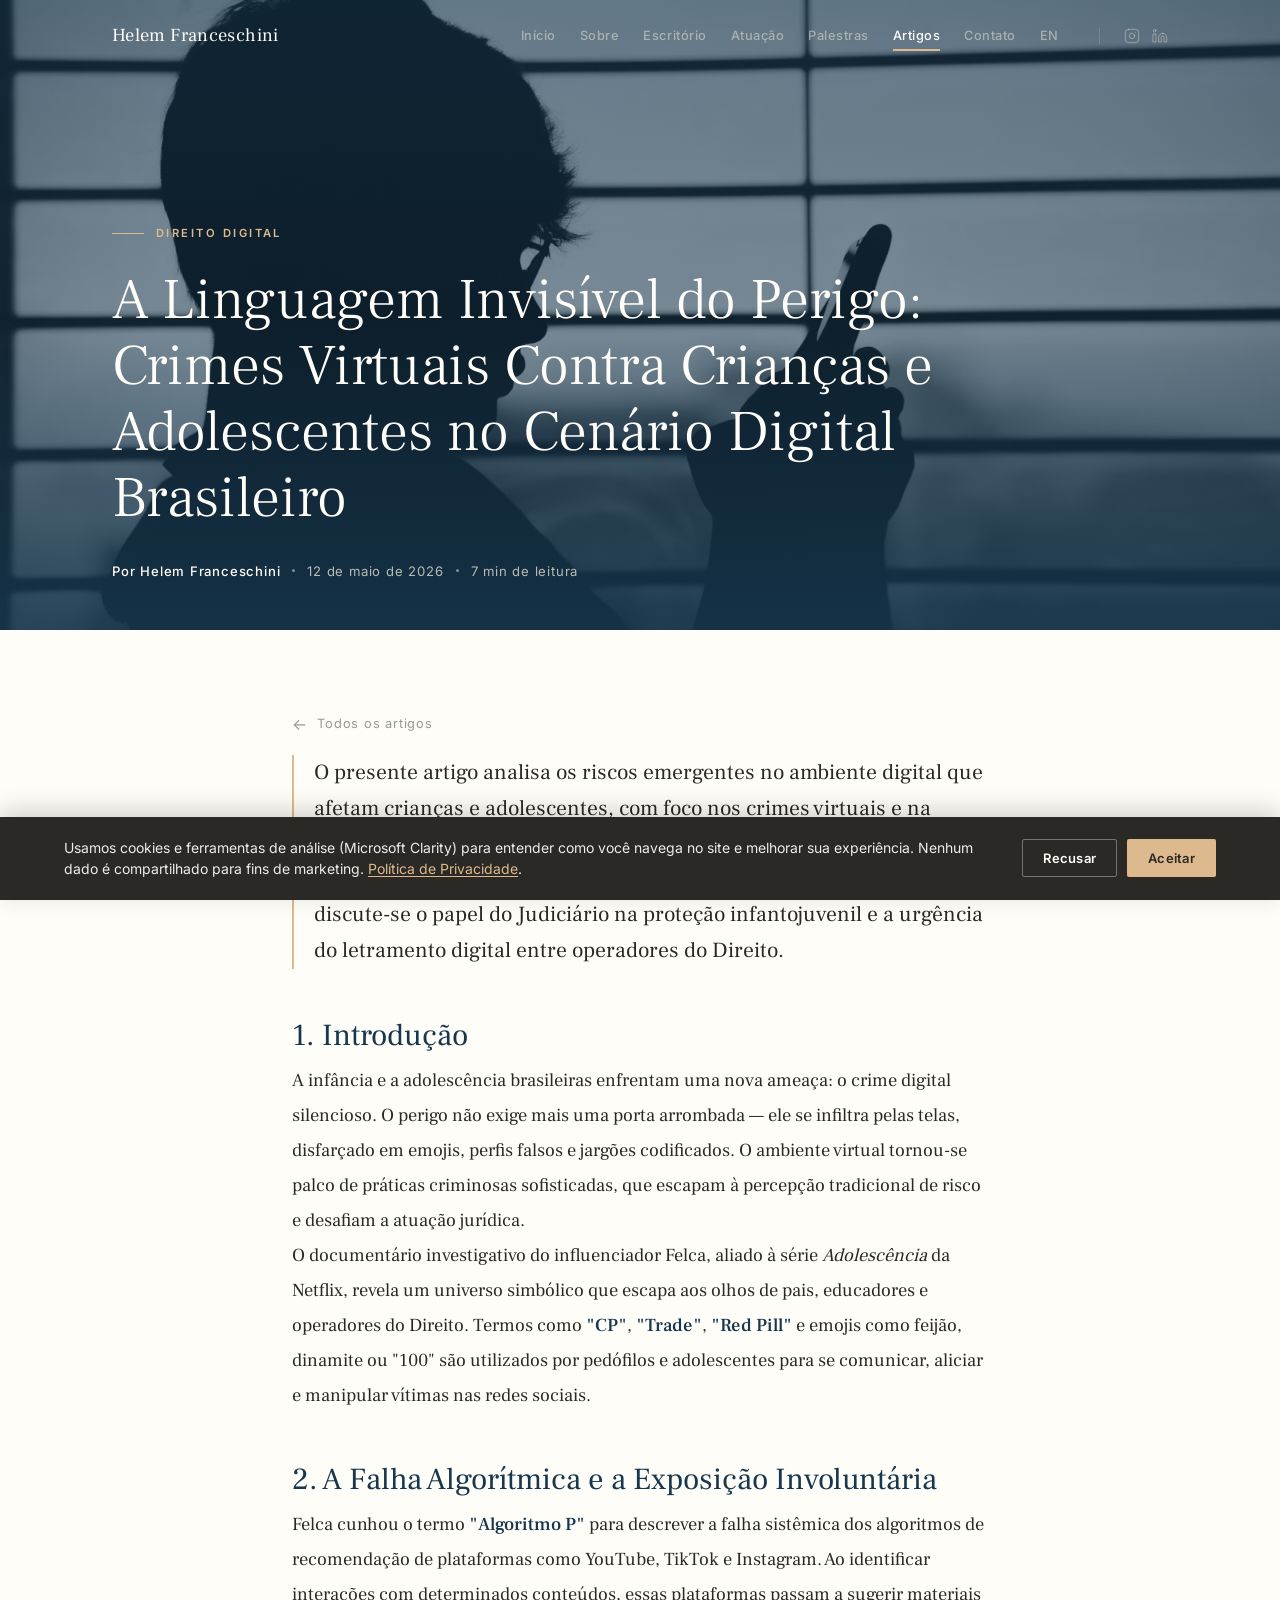
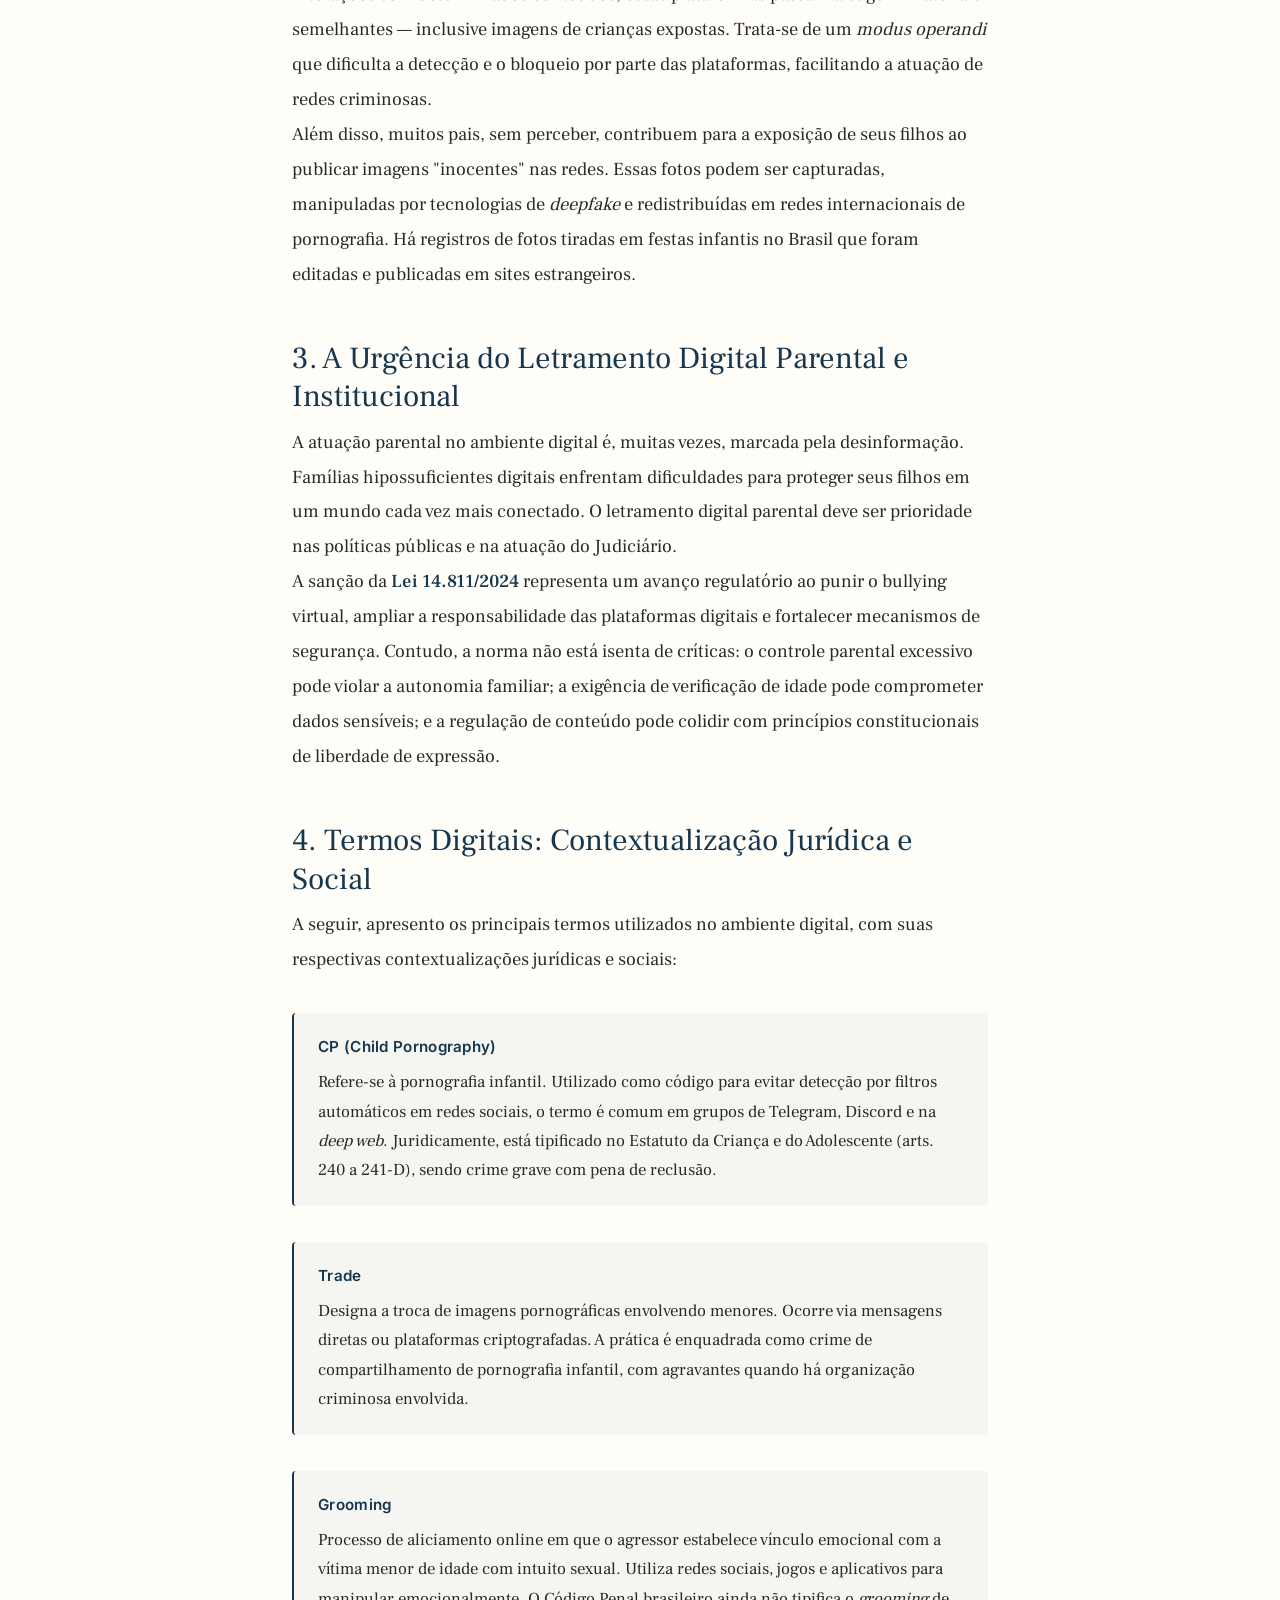
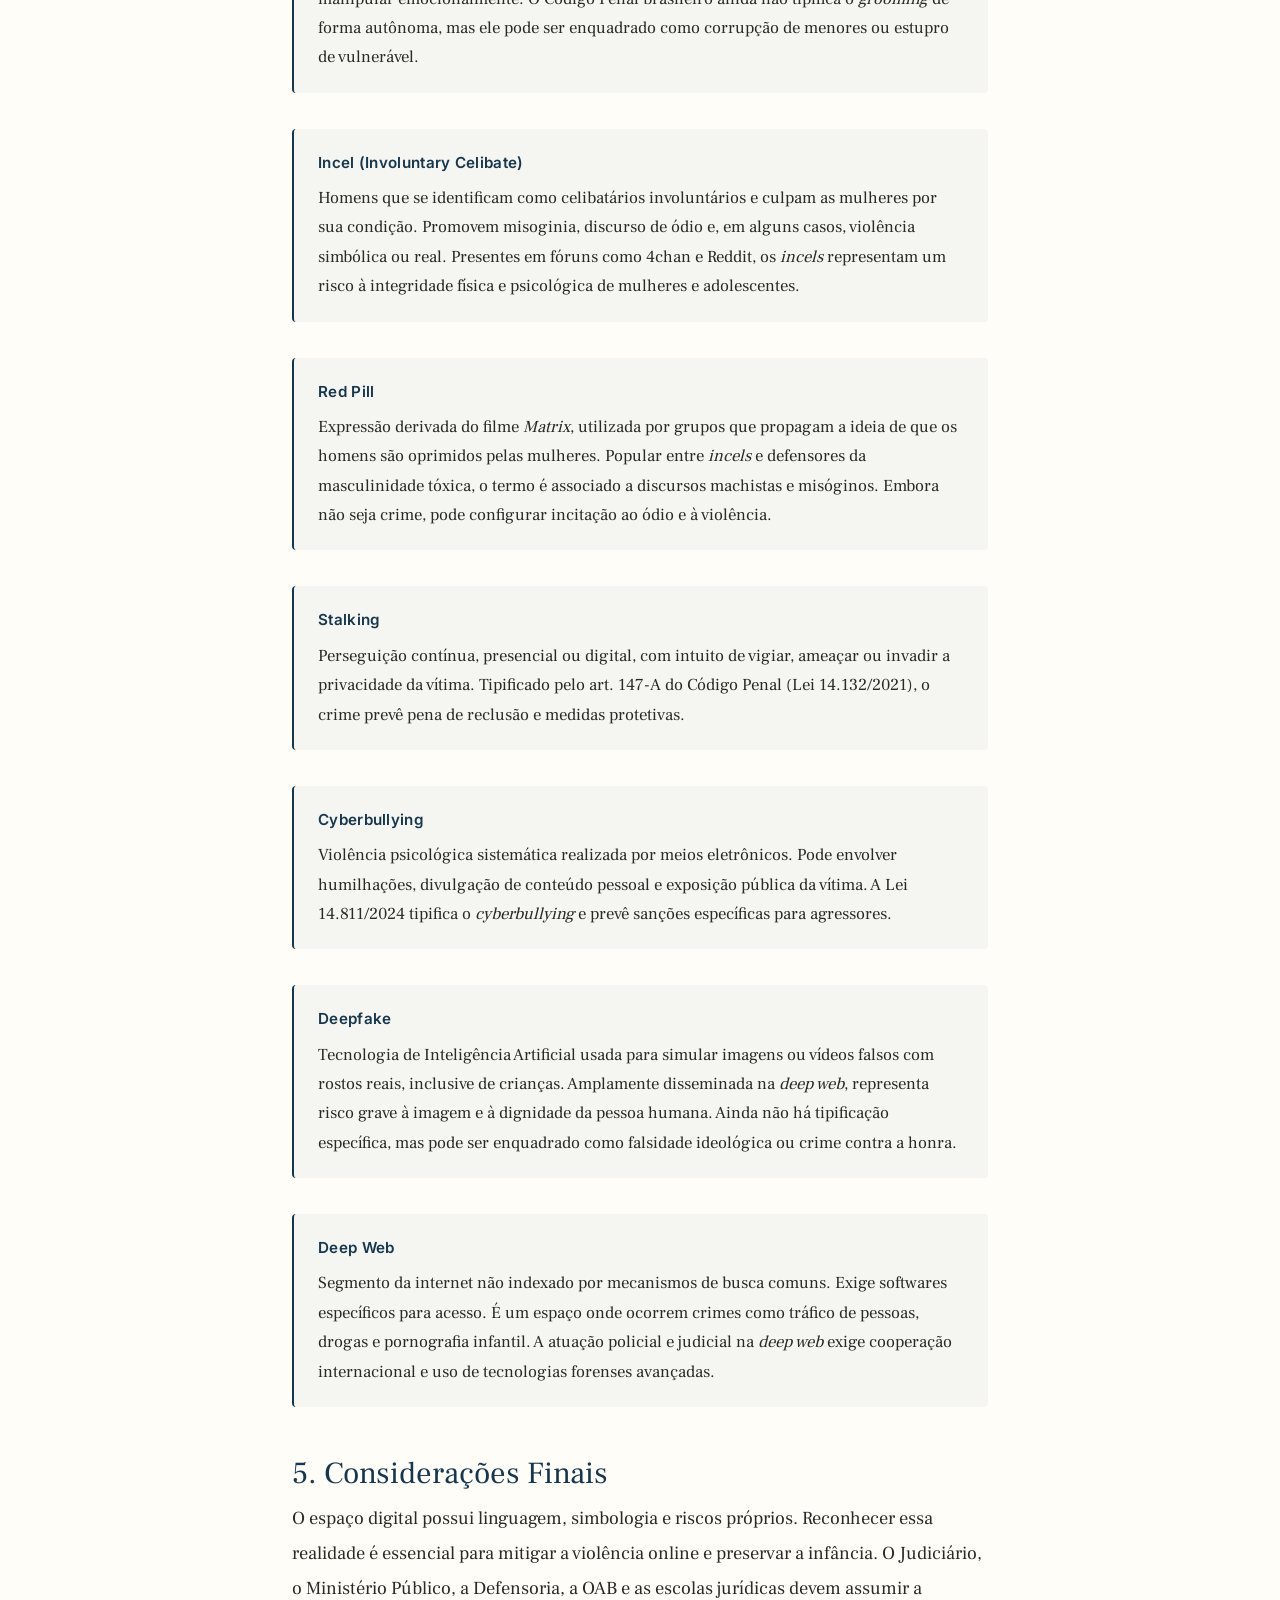
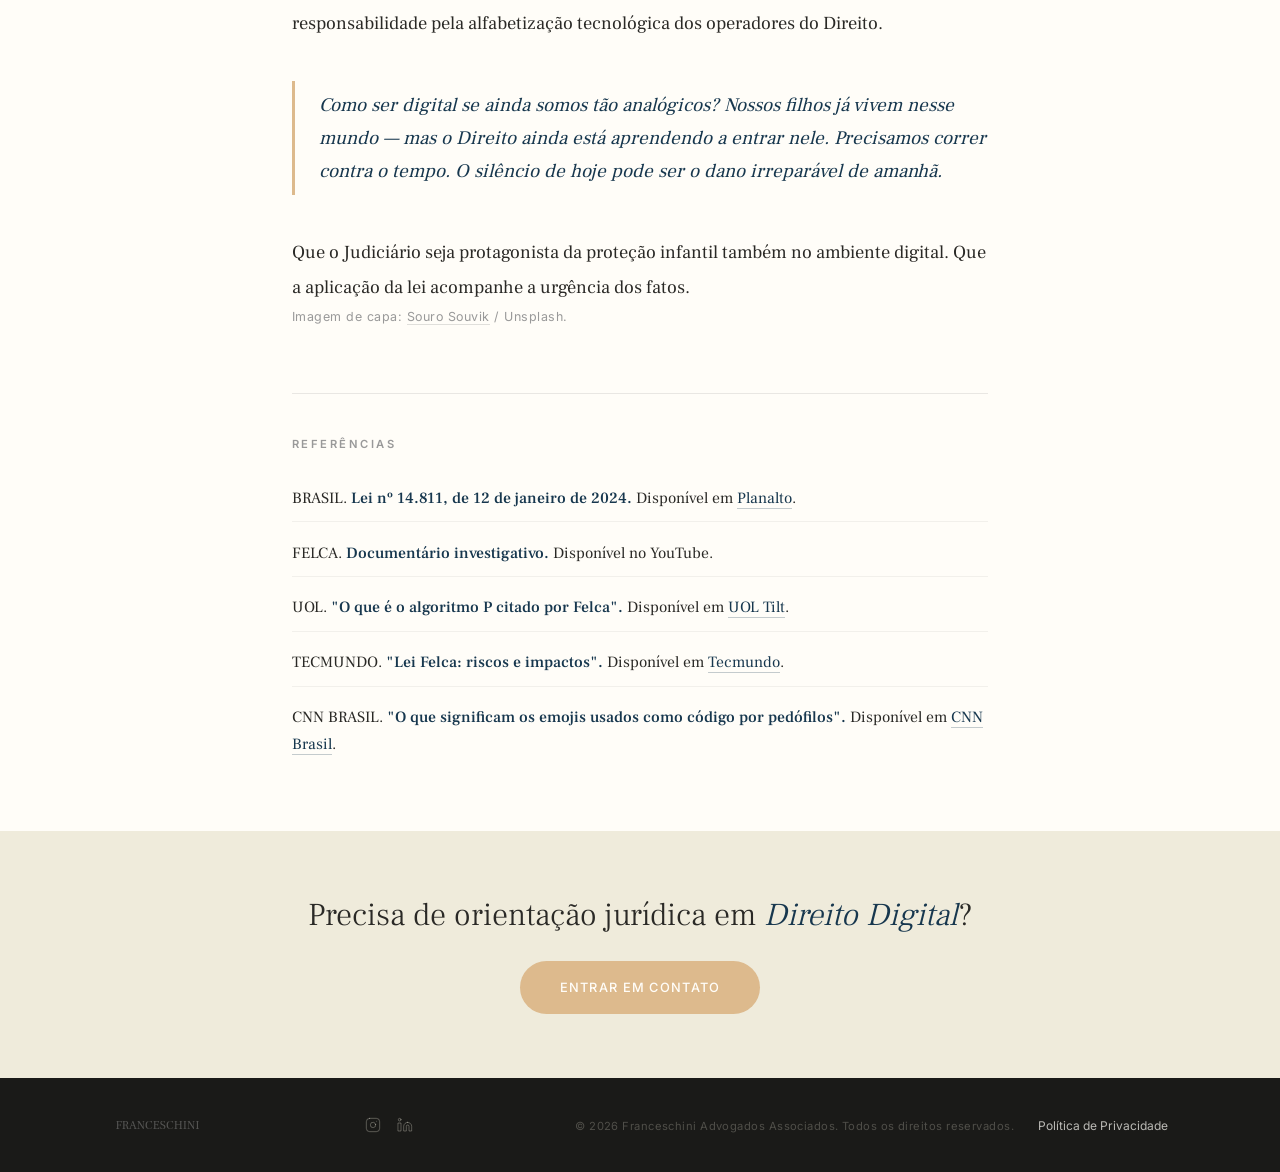
<file: artigos/linguagem-invisivel-do-perigo.html>
<!DOCTYPE html>
<html lang="pt-BR">
<head>
  <meta charset="UTF-8">
  <meta name="viewport" content="width=device-width, initial-scale=1.0">

  <title>A Linguagem Invisível do Perigo: Crimes Virtuais Contra Crianças e Adolescentes | Helem Franceschini</title>
  <meta name="description" content="Análise dos crimes virtuais que ameaçam a infância brasileira, da linguagem simbólica de agressores à Lei 14.811/2024, por Helem Franceschini.">
  <meta name="author" content="Helem Franceschini">
  <meta name="robots" content="index, follow, max-image-preview:large, max-snippet:-1">
  <meta name="keywords" content="crimes virtuais, proteção infantojuvenil, Direito Digital, Lei 14.811/2024, grooming, deepfake, LGPD">

  <link rel="canonical" href="https://www.helemfranceschini.com/artigos/linguagem-invisivel-do-perigo.html">

  <!-- Open Graph -->
  <meta property="og:type" content="article">
  <meta property="og:locale" content="pt_BR">
  <meta property="og:title" content="A Linguagem Invisível do Perigo: Crimes Virtuais Contra Crianças e Adolescentes">
  <meta property="og:description" content="Análise dos crimes virtuais que ameaçam a infância brasileira, da linguagem simbólica de agressores à Lei 14.811/2024.">
  <meta property="og:url" content="https://www.helemfranceschini.com/artigos/linguagem-invisivel-do-perigo.html">
  <meta property="og:site_name" content="Helem Franceschini">
  <meta property="og:image" content="https://www.helemfranceschini.com/assets/images/articles/linguagem-invisivel-do-perigo-1600w.jpg">
  <meta property="og:image:width" content="1600">
  <meta property="og:image:height" content="900">
  <meta property="article:published_time" content="2026-05-12T00:00:00-03:00">
  <meta property="article:author" content="Helem Franceschini">
  <meta property="article:section" content="Direito Digital">
  <meta property="article:tag" content="Direito Digital">
  <meta property="article:tag" content="Lei 14.811/2024">
  <meta property="article:tag" content="Crimes Virtuais">
  <meta property="article:tag" content="Proteção Infantojuvenil">

  <!-- Twitter Card -->
  <meta name="twitter:card" content="summary_large_image">
  <meta name="twitter:title" content="A Linguagem Invisível do Perigo">
  <meta name="twitter:description" content="Análise dos crimes virtuais que ameaçam a infância brasileira e o papel do Judiciário.">
  <meta name="twitter:image" content="https://www.helemfranceschini.com/assets/images/articles/linguagem-invisivel-do-perigo-1600w.jpg">

  <!-- Favicon & Theme -->
  <link rel="icon" href="/assets/logos/icon.svg" type="image/svg+xml">
  <meta name="theme-color" content="#17374E">

  <!-- hreflang -->
  <link rel="alternate" hreflang="pt-BR" href="https://www.helemfranceschini.com/artigos/linguagem-invisivel-do-perigo.html">
  <link rel="alternate" hreflang="en" href="https://www.helemfranceschini.com/en/articles/invisible-language-of-danger.html">
  <link rel="alternate" hreflang="x-default" href="https://www.helemfranceschini.com/artigos/linguagem-invisivel-do-perigo.html">

  <!-- Structured Data — BlogPosting -->
  <script type="application/ld+json">
  {
    "@context": "https://schema.org",
    "@type": "BlogPosting",
    "headline": "A Linguagem Invisível do Perigo: Crimes Virtuais Contra Crianças e Adolescentes no Cenário Digital Brasileiro",
    "description": "Análise dos crimes virtuais que ameaçam a infância brasileira, da linguagem simbólica de agressores à Lei 14.811/2024.",
    "image": "https://www.helemfranceschini.com/assets/images/articles/linguagem-invisivel-do-perigo-1600w.jpg",
    "datePublished": "2026-05-12",
    "dateModified": "2026-05-12",
    "inLanguage": "pt-BR",
    "mainEntityOfPage": {
      "@type": "WebPage",
      "@id": "https://www.helemfranceschini.com/artigos/linguagem-invisivel-do-perigo.html"
    },
    "author": {
      "@type": "Person",
      "name": "Helem Franceschini",
      "url": "https://www.helemfranceschini.com",
      "jobTitle": "Advogada, especialista em Direito Digital",
      "sameAs": [
        "https://www.instagram.com/helemfranceschini",
        "https://www.linkedin.com/in/helem-franceschini-45b18839"
      ]
    },
    "publisher": {
      "@type": "Organization",
      "name": "Franceschini Advogados Associados",
      "url": "https://www.helemfranceschini.com",
      "logo": {
        "@type": "ImageObject",
        "url": "https://www.helemfranceschini.com/assets/logos/icon.svg"
      }
    },
    "articleSection": "Direito Digital",
    "keywords": "crimes virtuais, proteção infantojuvenil, Lei 14.811/2024, grooming, deepfake, Direito Digital"
  }
  </script>

  <!-- Fonts -->
  <link rel="preconnect" href="https://fonts.googleapis.com">
  <link rel="preconnect" href="https://fonts.gstatic.com" crossorigin>
  <link href="https://fonts.googleapis.com/css2?family=Frank+Ruhl+Libre:wght@300;400;500&family=Inter:wght@400;500;600;700&display=swap" rel="stylesheet">

  <link rel="stylesheet" href="/css/style.css">
</head>
<body>

  <a href="#conteudo" class="skip-link">Pular para o conteúdo</a>

  <!-- NAVIGATION -->
  <header>
    <nav class="nav" id="nav" aria-label="Navegação principal">
      <div class="nav-inner">
        <a href="/" class="nav-logo" aria-label="Helem Franceschini — Início">
          <span class="nav-logo-text">Helem Franceschini</span>
        </a>
        <div class="nav-links">
          <a href="/" class="nav-link">Início</a>
          <a href="/#sobre" class="nav-link">Sobre</a>
          <a href="/#escritorio" class="nav-link">Escritório</a>
          <a href="/#atuacao" class="nav-link">Atuação</a>
          <a href="/#palestras" class="nav-link">Palestras</a>
          <a href="/artigos/" class="nav-link active">Artigos</a>
          <a href="/#contato" class="nav-link">Contato</a>
          <a href="/en/articles/invisible-language-of-danger.html" class="nav-link nav-lang" hreflang="en" lang="en" aria-label="Switch to English version">EN</a>
          <div class="nav-socials">
            <a href="https://www.instagram.com/helemfranceschini" class="nav-social" aria-label="Instagram" target="_blank" rel="noopener noreferrer">
              <svg width="16" height="16" viewBox="0 0 24 24" fill="none" stroke="currentColor" stroke-width="1.5" stroke-linecap="round" stroke-linejoin="round" aria-hidden="true"><rect x="2" y="2" width="20" height="20" rx="5" ry="5"/><path d="m16 11.37A4 4 0 1 1 12.63 8 4 4 0 0 1 16 11.37z"/><line x1="17.5" y1="6.5" x2="17.51" y2="6.5"/></svg>
            </a>
            <a href="https://www.linkedin.com/in/helem-franceschini-45b18839" class="nav-social" aria-label="LinkedIn" target="_blank" rel="noopener noreferrer">
              <svg width="16" height="16" viewBox="0 0 24 24" fill="none" stroke="currentColor" stroke-width="1.5" stroke-linecap="round" stroke-linejoin="round" aria-hidden="true"><path d="M16 8a6 6 0 0 1 6 6v7h-4v-7a2 2 0 0 0-2-2 2 2 0 0 0-2 2v7h-4v-7a6 6 0 0 1 6-6z"/><rect x="2" y="9" width="4" height="12"/><circle cx="4" cy="4" r="2"/></svg>
            </a>
          </div>
        </div>
        <button class="nav-toggle" id="navToggle" aria-label="Abrir menu de navegação" aria-expanded="false" onclick="this.classList.toggle('open');var m=document.getElementById('mobileMenu');m.classList.toggle('open');var o=m.classList.contains('open');document.body.style.overflow=o?'hidden':'';this.setAttribute('aria-expanded',o?'true':'false');">
          <span></span>
          <span></span>
        </button>
      </div>
    </nav>
  </header>

  <!-- MOBILE MENU -->
  <div class="mobile-menu" id="mobileMenu" role="dialog" aria-label="Menu de navegação">
    <a href="/" class="mobile-link">Início</a>
    <a href="/#sobre" class="mobile-link">Sobre</a>
    <a href="/#escritorio" class="mobile-link">Escritório</a>
    <a href="/#atuacao" class="mobile-link">Atuação</a>
    <a href="/#palestras" class="mobile-link">Palestras</a>
    <a href="/artigos/" class="mobile-link">Artigos</a>
    <a href="/#contato" class="mobile-link">Contato</a>
    <a href="/en/articles/invisible-language-of-danger.html" class="mobile-link mobile-lang" hreflang="en" lang="en" aria-label="Switch to English version">EN — English version</a>
    <div class="mobile-socials">
      <a href="https://www.instagram.com/helemfranceschini" class="mobile-social" aria-label="Instagram" target="_blank" rel="noopener noreferrer">
        <svg width="20" height="20" viewBox="0 0 24 24" fill="none" stroke="currentColor" stroke-width="1.5" stroke-linecap="round" stroke-linejoin="round" aria-hidden="true"><rect x="2" y="2" width="20" height="20" rx="5" ry="5"/><path d="m16 11.37A4 4 0 1 1 12.63 8 4 4 0 0 1 16 11.37z"/><line x1="17.5" y1="6.5" x2="17.51" y2="6.5"/></svg>
      </a>
      <a href="https://www.linkedin.com/in/helem-franceschini-45b18839" class="mobile-social" aria-label="LinkedIn" target="_blank" rel="noopener noreferrer">
        <svg width="20" height="20" viewBox="0 0 24 24" fill="none" stroke="currentColor" stroke-width="1.5" stroke-linecap="round" stroke-linejoin="round" aria-hidden="true"><path d="M16 8a6 6 0 0 1 6 6v7h-4v-7a2 2 0 0 0-2-2 2 2 0 0 0-2 2v7h-4v-7a6 6 0 0 1 6-6z"/><rect x="2" y="9" width="4" height="12"/><circle cx="4" cy="4" r="2"/></svg>
      </a>
    </div>
  </div>

  <main id="conteudo">

    <!-- ARTICLE HERO -->
    <article>
      <header class="article-hero">
        <div class="article-hero-cover" aria-hidden="true">
          <picture>
            <source type="image/webp" srcset="/assets/images/articles/linguagem-invisivel-do-perigo-800w.webp 800w, /assets/images/articles/linguagem-invisivel-do-perigo-1600w.webp 1600w" sizes="100vw">
            <img src="/assets/images/articles/linguagem-invisivel-do-perigo-1600w.jpg" srcset="/assets/images/articles/linguagem-invisivel-do-perigo-800w.jpg 800w, /assets/images/articles/linguagem-invisivel-do-perigo-1600w.jpg 1600w" sizes="100vw" alt="" width="1600" height="900" fetchpriority="high">
          </picture>
        </div>
        <div class="article-hero-overlay"></div>
        <div class="container">
          <div class="article-hero-eyebrow">Direito Digital</div>
          <h1 class="article-hero-title">A Linguagem Invisível do Perigo: Crimes Virtuais Contra Crianças e Adolescentes no Cenário Digital Brasileiro</h1>
          <div class="article-hero-meta">
            <span class="article-hero-meta-author">Por Helem Franceschini</span>
            <span class="article-hero-meta-dot" aria-hidden="true"></span>
            <time datetime="2026-05-12">12 de maio de 2026</time>
            <span class="article-hero-meta-dot" aria-hidden="true"></span>
            <span>7 min de leitura</span>
          </div>
        </div>
      </header>

      <!-- ARTICLE BODY -->
      <section class="article-body">
        <div class="container">

          <a href="/artigos/" class="article-back">Todos os artigos</a>

          <p class="article-lead">
            O presente artigo analisa os riscos emergentes no ambiente digital que afetam crianças e adolescentes, com foco nos crimes virtuais e na linguagem simbólica utilizada por agressores. A partir de investigações independentes e da nova legislação brasileira (Lei 14.811/2024), discute-se o papel do Judiciário na proteção infantojuvenil e a urgência do letramento digital entre operadores do Direito.
          </p>

          <div class="article-prose">

            <h2>1. Introdução</h2>
            <p>A infância e a adolescência brasileiras enfrentam uma nova ameaça: o crime digital silencioso. O perigo não exige mais uma porta arrombada — ele se infiltra pelas telas, disfarçado em emojis, perfis falsos e jargões codificados. O ambiente virtual tornou-se palco de práticas criminosas sofisticadas, que escapam à percepção tradicional de risco e desafiam a atuação jurídica.</p>
            <p>O documentário investigativo do influenciador Felca, aliado à série <em>Adolescência</em> da Netflix, revela um universo simbólico que escapa aos olhos de pais, educadores e operadores do Direito. Termos como <strong>"CP"</strong>, <strong>"Trade"</strong>, <strong>"Red Pill"</strong> e emojis como feijão, dinamite ou "100" são utilizados por pedófilos e adolescentes para se comunicar, aliciar e manipular vítimas nas redes sociais.</p>

            <h2>2. A Falha Algorítmica e a Exposição Involuntária</h2>
            <p>Felca cunhou o termo <strong>"Algoritmo P"</strong> para descrever a falha sistêmica dos algoritmos de recomendação de plataformas como YouTube, TikTok e Instagram. Ao identificar interações com determinados conteúdos, essas plataformas passam a sugerir materiais semelhantes — inclusive imagens de crianças expostas. Trata-se de um <em>modus operandi</em> que dificulta a detecção e o bloqueio por parte das plataformas, facilitando a atuação de redes criminosas.</p>
            <p>Além disso, muitos pais, sem perceber, contribuem para a exposição de seus filhos ao publicar imagens "inocentes" nas redes. Essas fotos podem ser capturadas, manipuladas por tecnologias de <em>deepfake</em> e redistribuídas em redes internacionais de pornografia. Há registros de fotos tiradas em festas infantis no Brasil que foram editadas e publicadas em sites estrangeiros.</p>

            <h2>3. A Urgência do Letramento Digital Parental e Institucional</h2>
            <p>A atuação parental no ambiente digital é, muitas vezes, marcada pela desinformação. Famílias hipossuficientes digitais enfrentam dificuldades para proteger seus filhos em um mundo cada vez mais conectado. O letramento digital parental deve ser prioridade nas políticas públicas e na atuação do Judiciário.</p>
            <p>A sanção da <strong>Lei 14.811/2024</strong> representa um avanço regulatório ao punir o bullying virtual, ampliar a responsabilidade das plataformas digitais e fortalecer mecanismos de segurança. Contudo, a norma não está isenta de críticas: o controle parental excessivo pode violar a autonomia familiar; a exigência de verificação de idade pode comprometer dados sensíveis; e a regulação de conteúdo pode colidir com princípios constitucionais de liberdade de expressão.</p>

            <h2>4. Termos Digitais: Contextualização Jurídica e Social</h2>
            <p>A seguir, apresento os principais termos utilizados no ambiente digital, com suas respectivas contextualizações jurídicas e sociais:</p>

            <div class="article-term">
              <div class="article-term-name">CP (Child Pornography)</div>
              <p class="article-term-body">Refere-se à pornografia infantil. Utilizado como código para evitar detecção por filtros automáticos em redes sociais, o termo é comum em grupos de Telegram, Discord e na <em>deep web</em>. Juridicamente, está tipificado no Estatuto da Criança e do Adolescente (arts. 240 a 241-D), sendo crime grave com pena de reclusão.</p>
            </div>

            <div class="article-term">
              <div class="article-term-name">Trade</div>
              <p class="article-term-body">Designa a troca de imagens pornográficas envolvendo menores. Ocorre via mensagens diretas ou plataformas criptografadas. A prática é enquadrada como crime de compartilhamento de pornografia infantil, com agravantes quando há organização criminosa envolvida.</p>
            </div>

            <div class="article-term">
              <div class="article-term-name">Grooming</div>
              <p class="article-term-body">Processo de aliciamento online em que o agressor estabelece vínculo emocional com a vítima menor de idade com intuito sexual. Utiliza redes sociais, jogos e aplicativos para manipular emocionalmente. O Código Penal brasileiro ainda não tipifica o <em>grooming</em> de forma autônoma, mas ele pode ser enquadrado como corrupção de menores ou estupro de vulnerável.</p>
            </div>

            <div class="article-term">
              <div class="article-term-name">Incel (Involuntary Celibate)</div>
              <p class="article-term-body">Homens que se identificam como celibatários involuntários e culpam as mulheres por sua condição. Promovem misoginia, discurso de ódio e, em alguns casos, violência simbólica ou real. Presentes em fóruns como 4chan e Reddit, os <em>incels</em> representam um risco à integridade física e psicológica de mulheres e adolescentes.</p>
            </div>

            <div class="article-term">
              <div class="article-term-name">Red Pill</div>
              <p class="article-term-body">Expressão derivada do filme <em>Matrix</em>, utilizada por grupos que propagam a ideia de que os homens são oprimidos pelas mulheres. Popular entre <em>incels</em> e defensores da masculinidade tóxica, o termo é associado a discursos machistas e misóginos. Embora não seja crime, pode configurar incitação ao ódio e à violência.</p>
            </div>

            <div class="article-term">
              <div class="article-term-name">Stalking</div>
              <p class="article-term-body">Perseguição contínua, presencial ou digital, com intuito de vigiar, ameaçar ou invadir a privacidade da vítima. Tipificado pelo art. 147-A do Código Penal (Lei 14.132/2021), o crime prevê pena de reclusão e medidas protetivas.</p>
            </div>

            <div class="article-term">
              <div class="article-term-name">Cyberbullying</div>
              <p class="article-term-body">Violência psicológica sistemática realizada por meios eletrônicos. Pode envolver humilhações, divulgação de conteúdo pessoal e exposição pública da vítima. A Lei 14.811/2024 tipifica o <em>cyberbullying</em> e prevê sanções específicas para agressores.</p>
            </div>

            <div class="article-term">
              <div class="article-term-name">Deepfake</div>
              <p class="article-term-body">Tecnologia de Inteligência Artificial usada para simular imagens ou vídeos falsos com rostos reais, inclusive de crianças. Amplamente disseminada na <em>deep web</em>, representa risco grave à imagem e à dignidade da pessoa humana. Ainda não há tipificação específica, mas pode ser enquadrado como falsidade ideológica ou crime contra a honra.</p>
            </div>

            <div class="article-term">
              <div class="article-term-name">Deep Web</div>
              <p class="article-term-body">Segmento da internet não indexado por mecanismos de busca comuns. Exige softwares específicos para acesso. É um espaço onde ocorrem crimes como tráfico de pessoas, drogas e pornografia infantil. A atuação policial e judicial na <em>deep web</em> exige cooperação internacional e uso de tecnologias forenses avançadas.</p>
            </div>

            <h2>5. Considerações Finais</h2>
            <p>O espaço digital possui linguagem, simbologia e riscos próprios. Reconhecer essa realidade é essencial para mitigar a violência online e preservar a infância. O Judiciário, o Ministério Público, a Defensoria, a OAB e as escolas jurídicas devem assumir a responsabilidade pela alfabetização tecnológica dos operadores do Direito.</p>

            <blockquote>
              Como ser digital se ainda somos tão analógicos? Nossos filhos já vivem nesse mundo — mas o Direito ainda está aprendendo a entrar nele. Precisamos correr contra o tempo. O silêncio de hoje pode ser o dano irreparável de amanhã.
            </blockquote>

            <p>Que o Judiciário seja protagonista da proteção infantil também no ambiente digital. Que a aplicação da lei acompanhe a urgência dos fatos.</p>

            <p class="article-credit">Imagem de capa: <a href="https://unsplash.com/photos/fUTXW7WjEFE" target="_blank" rel="noopener noreferrer">Souro Souvik</a> / Unsplash.</p>

            <!-- References -->
            <div class="article-references">
              <div class="article-references-title">Referências</div>
              <ul>
                <li>BRASIL. <strong>Lei nº 14.811, de 12 de janeiro de 2024.</strong> Disponível em <a href="https://www.planalto.gov.br/ccivil_03/_ato2023-2026/2024/lei/L14811.htm" target="_blank" rel="noopener noreferrer">Planalto</a>.</li>
                <li>FELCA. <strong>Documentário investigativo.</strong> Disponível no YouTube.</li>
                <li>UOL. <strong>"O que é o algoritmo P citado por Felca".</strong> Disponível em <a href="https://www.uol.com.br/tilt/noticias/redacao/2025/08/12/o-que-e-algoritmo-p-citado-por-felca-em-video-contra-sexualizacao-infantil.htm" target="_blank" rel="noopener noreferrer">UOL Tilt</a>.</li>
                <li>TECMUNDO. <strong>"Lei Felca: riscos e impactos".</strong> Disponível em <a href="https://www.tecmundo.com.br/seguranca/406590-pl-2628-quais-sao-os-efeitos-colaterais-da-lei-felca.htm" target="_blank" rel="noopener noreferrer">Tecmundo</a>.</li>
                <li>CNN BRASIL. <strong>"O que significam os emojis usados como código por pedófilos".</strong> Disponível em <a href="https://www.cnnbrasil.com.br/tecnologia/entenda-significado-de-emojis-usados-como-codigo-para-crimes-ofensa-e-sexo/" target="_blank" rel="noopener noreferrer">CNN Brasil</a>.</li>
              </ul>
            </div>

          </div>
        </div>
      </section>

      <!-- CTA -->
      <section class="article-cta" aria-label="Contato com Helem Franceschini">
        <div class="container">
          <div class="article-cta-inner">
            <h2 class="article-cta-title">Precisa de orientação jurídica em <em>Direito Digital</em>?</h2>
            <a href="mailto:helem@helemfranceschini.com?subject=Direito Digital — Consultoria" class="cta-btn">Entrar em contato</a>
          </div>
        </div>
      </section>
    </article>
  </main>

  <!-- FOOTER -->
  <footer class="footer" role="contentinfo">
    <div class="container footer-inner">
      <div class="footer-brand">
        <img src="/assets/logos/logotype.svg" alt="Franceschini Advogados Associados" class="footer-logo" width="200" height="16">
      </div>
      <div class="footer-center">
        <div class="footer-socials">
          <a href="https://www.instagram.com/helemfranceschini" class="footer-social-link" aria-label="Instagram" target="_blank" rel="noopener noreferrer">
            <svg width="16" height="16" viewBox="0 0 24 24" fill="none" stroke="currentColor" stroke-width="1.5" stroke-linecap="round" stroke-linejoin="round" aria-hidden="true"><rect x="2" y="2" width="20" height="20" rx="5" ry="5"/><path d="m16 11.37A4 4 0 1 1 12.63 8 4 4 0 0 1 16 11.37z"/><line x1="17.5" y1="6.5" x2="17.51" y2="6.5"/></svg>
          </a>
          <a href="https://www.linkedin.com/in/helem-franceschini-45b18839" class="footer-social-link" aria-label="LinkedIn" target="_blank" rel="noopener noreferrer">
            <svg width="16" height="16" viewBox="0 0 24 24" fill="none" stroke="currentColor" stroke-width="1.5" stroke-linecap="round" stroke-linejoin="round" aria-hidden="true"><path d="M16 8a6 6 0 0 1 6 6v7h-4v-7a2 2 0 0 0-2-2 2 2 0 0 0-2 2v7h-4v-7a6 6 0 0 1 6-6z"/><rect x="2" y="9" width="4" height="12"/><circle cx="4" cy="4" r="2"/></svg>
          </a>
        </div>
      </div>
      <div class="footer-right">
        <span class="footer-text">&copy; 2026 Franceschini Advogados Associados. Todos os direitos reservados.</span>
        <a href="/privacidade.html" class="footer-privacy-link">Política de Privacidade</a>
      </div>
    </div>
  </footer>

  <script src="/js/main.js" defer></script>
  <script src="/js/cookies.js" defer></script>
</body>
</html>
</file>
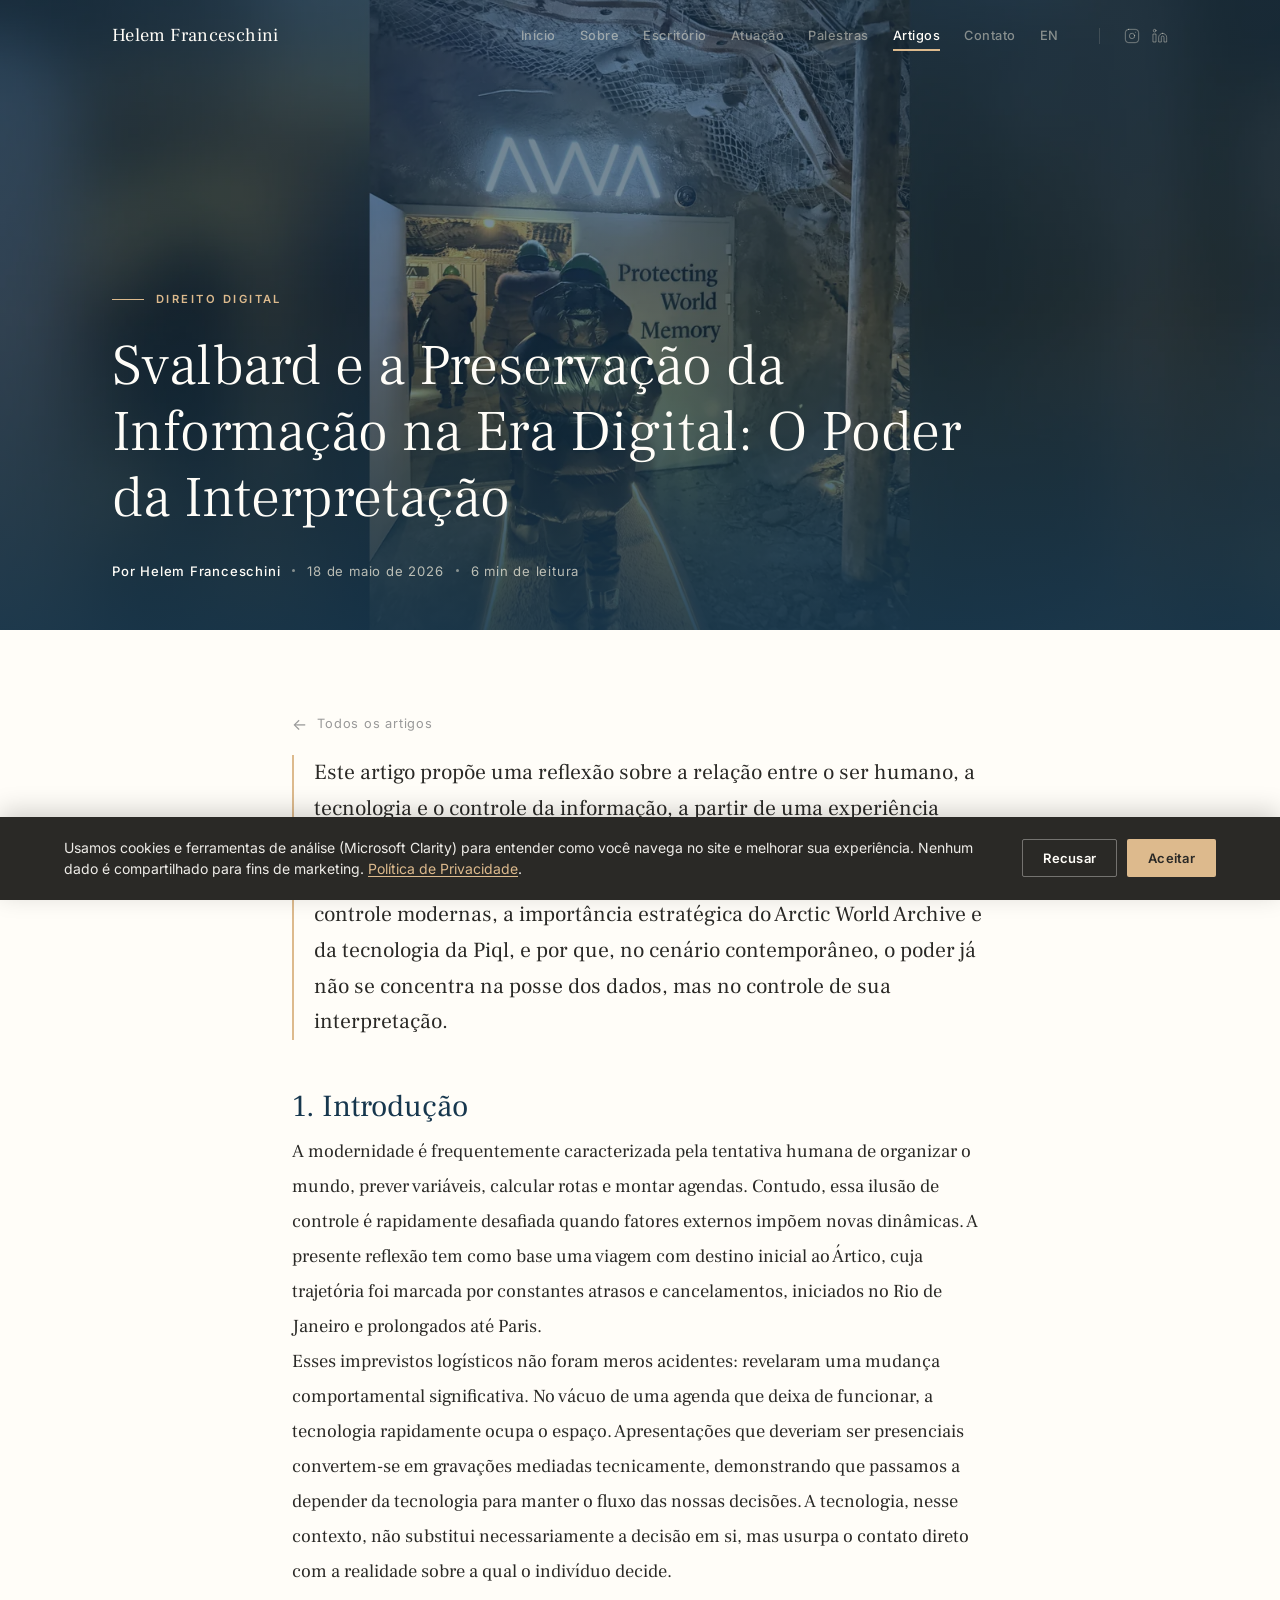
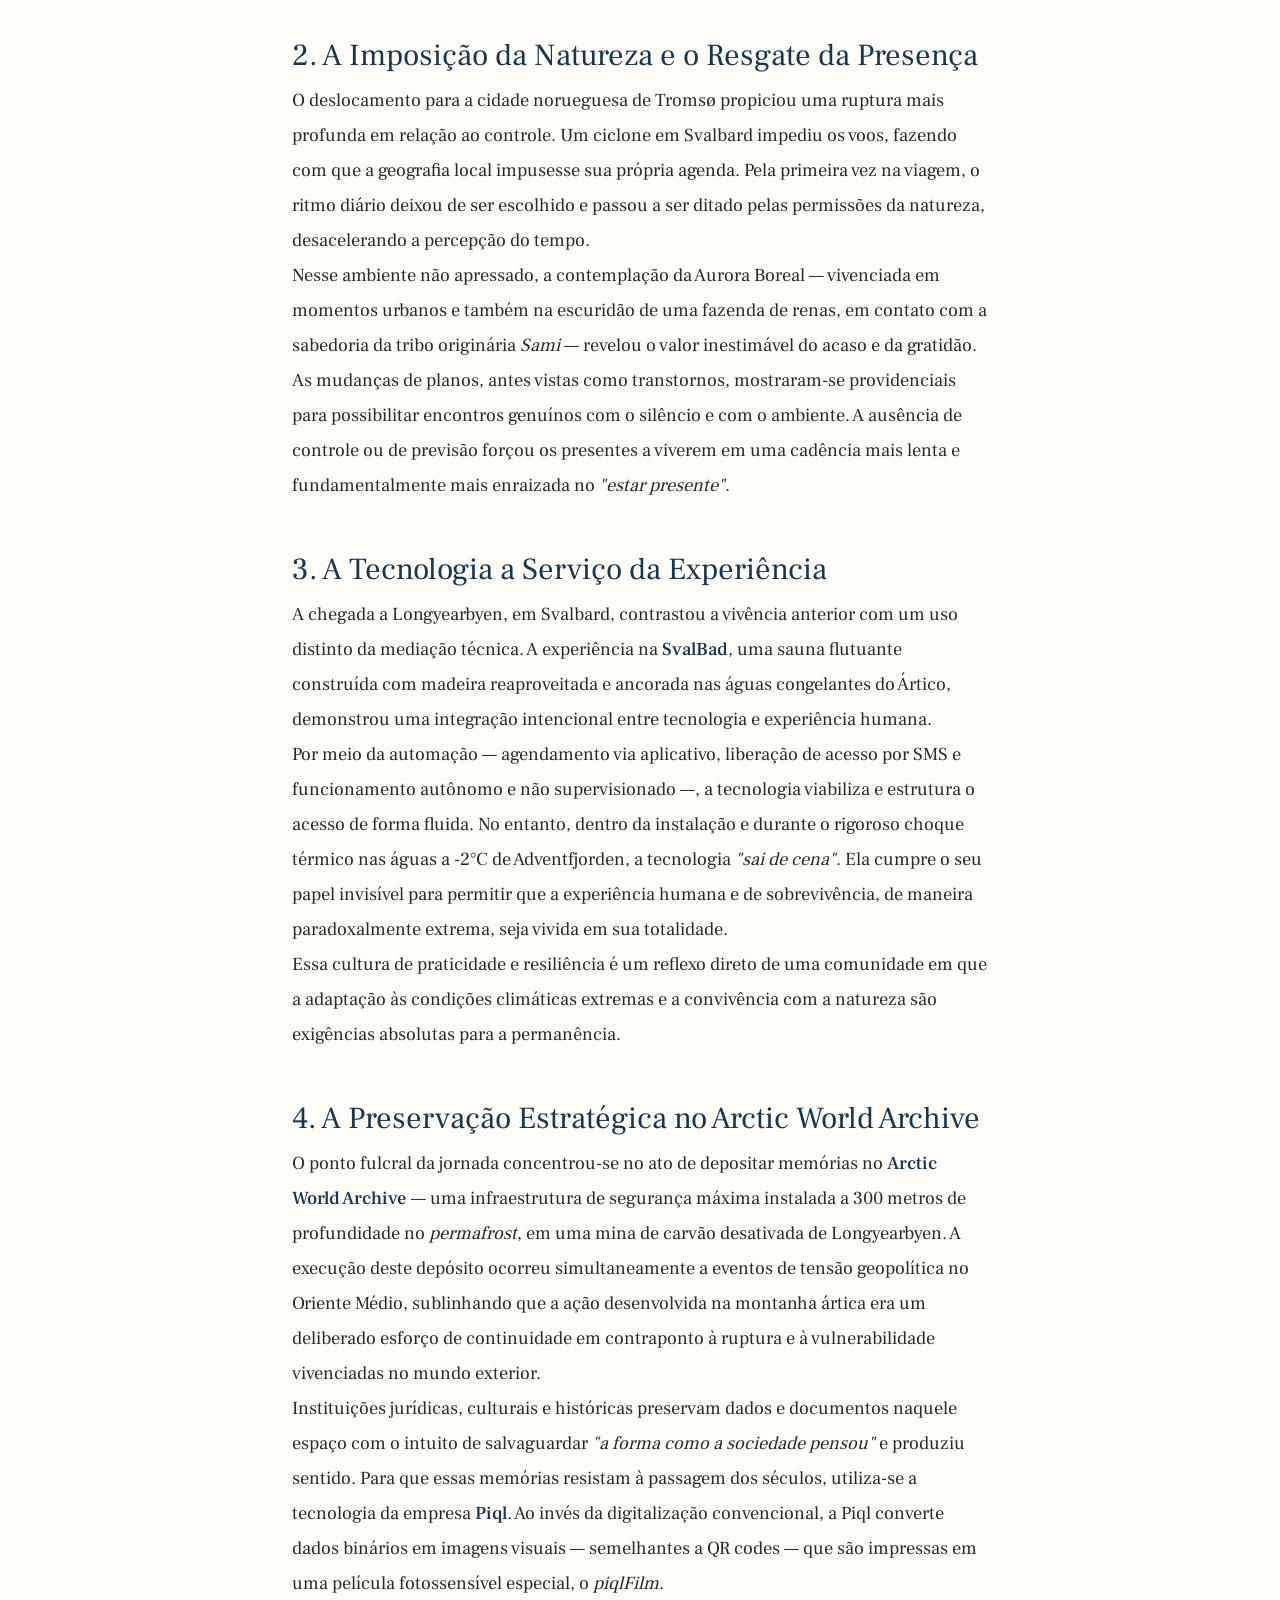
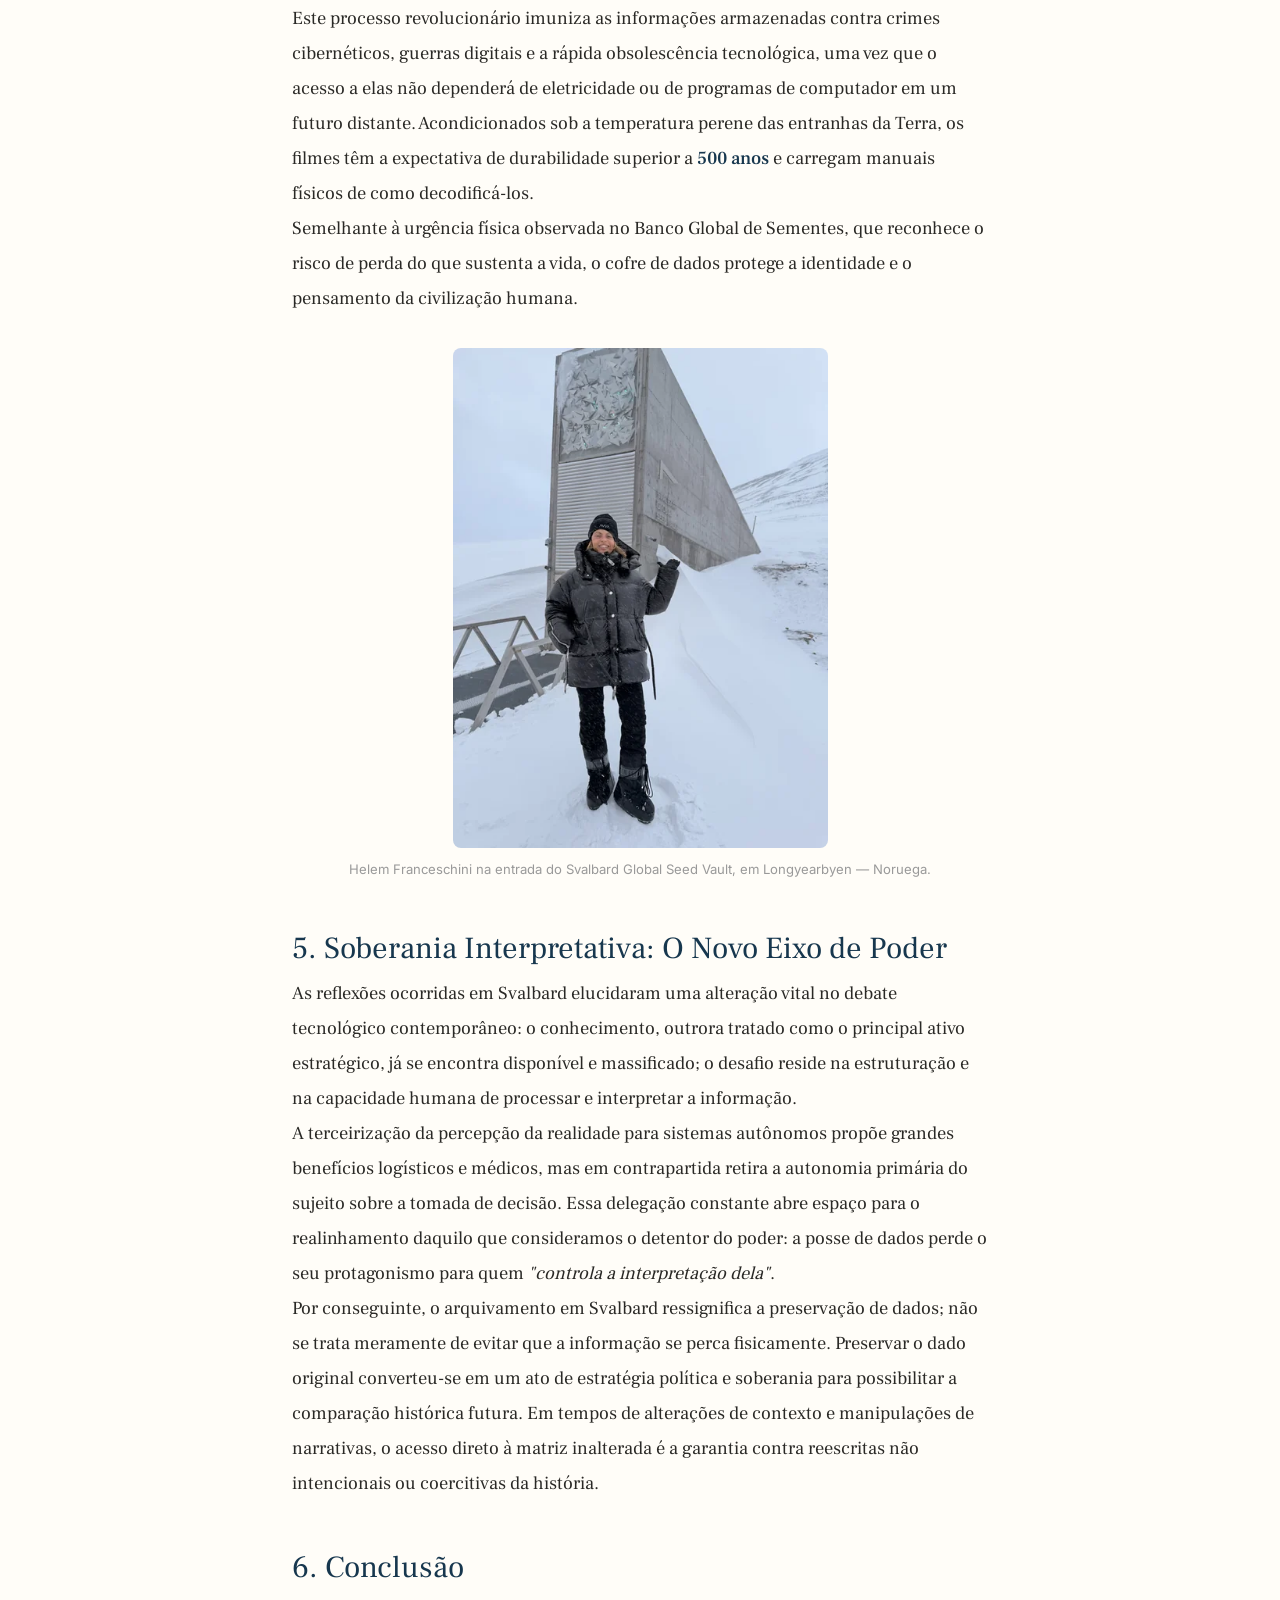
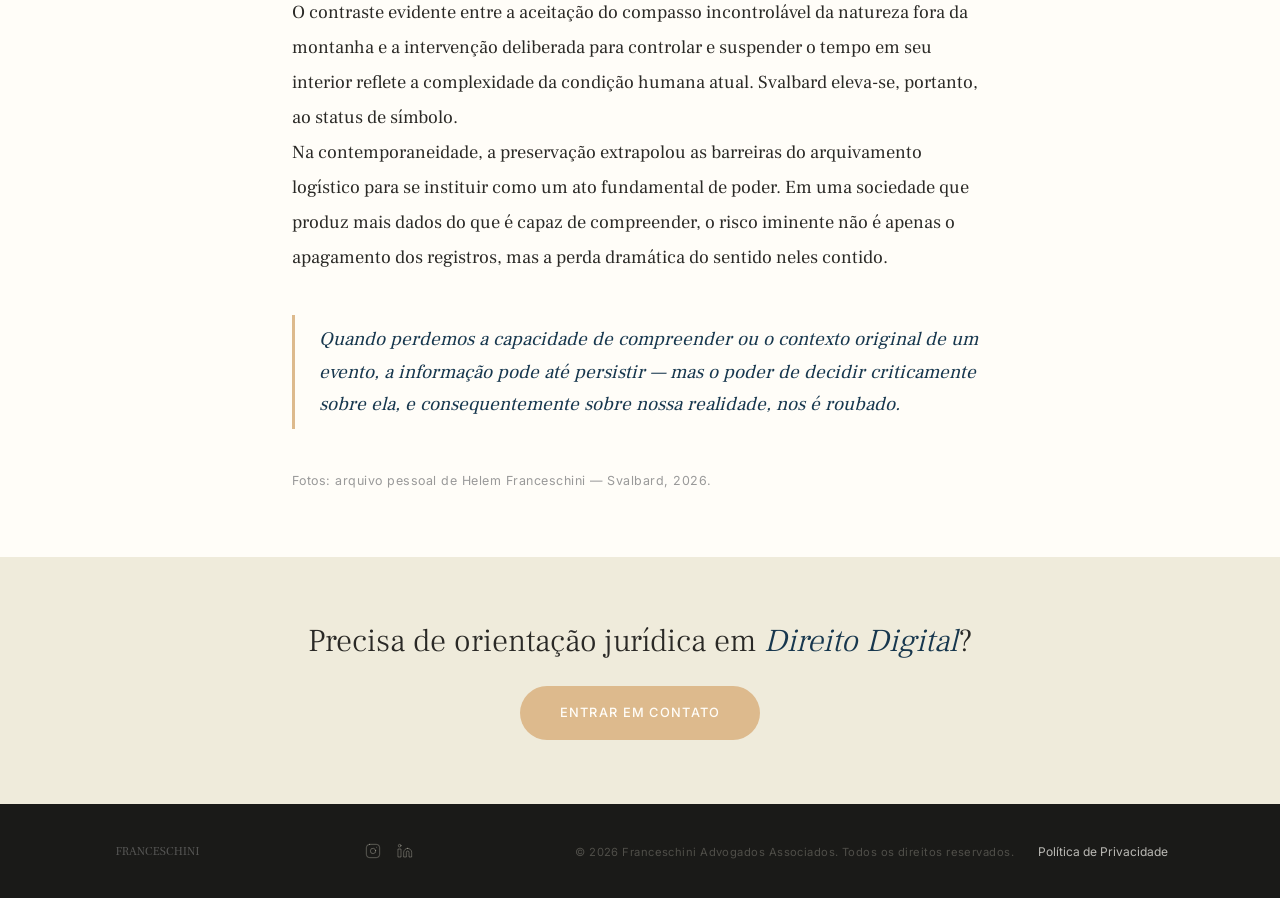
<file: artigos/svalbard-preservacao-da-informacao.html>
<!DOCTYPE html>
<html lang="pt-BR">
<head>
  <meta charset="UTF-8">
  <meta name="viewport" content="width=device-width, initial-scale=1.0">

  <title>Svalbard e a Preservação da Informação na Era Digital: O Poder da Interpretação | Helem Franceschini</title>
  <meta name="description" content="Reflexão sobre tecnologia, soberania de dados e o Arctic World Archive: por que preservar o registro original é hoje um ato de poder, por Helem Franceschini.">
  <meta name="author" content="Helem Franceschini">
  <meta name="robots" content="index, follow, max-image-preview:large, max-snippet:-1">
  <meta name="keywords" content="Svalbard, Arctic World Archive, preservação de dados, Piql, soberania da informação, Direito Digital, tecnologia">

  <link rel="canonical" href="https://www.helemfranceschini.com/artigos/svalbard-preservacao-da-informacao.html">

  <!-- Open Graph -->
  <meta property="og:type" content="article">
  <meta property="og:locale" content="pt_BR">
  <meta property="og:title" content="Svalbard e a Preservação da Informação na Era Digital: O Poder da Interpretação">
  <meta property="og:description" content="Reflexão sobre tecnologia, soberania de dados e o Arctic World Archive: por que preservar o registro original é hoje um ato de poder.">
  <meta property="og:url" content="https://www.helemfranceschini.com/artigos/svalbard-preservacao-da-informacao.html">
  <meta property="og:site_name" content="Helem Franceschini">
  <meta property="og:image" content="https://www.helemfranceschini.com/assets/images/articles/svalbard-preservacao-da-informacao-1600w.jpg">
  <meta property="og:image:width" content="1600">
  <meta property="og:image:height" content="900">
  <meta property="article:published_time" content="2026-05-18T00:00:00-03:00">
  <meta property="article:author" content="Helem Franceschini">
  <meta property="article:section" content="Direito Digital">
  <meta property="article:tag" content="Svalbard">
  <meta property="article:tag" content="Arctic World Archive">
  <meta property="article:tag" content="Preservação de Dados">
  <meta property="article:tag" content="Soberania da Informação">

  <!-- Twitter Card -->
  <meta name="twitter:card" content="summary_large_image">
  <meta name="twitter:title" content="Svalbard e a Preservação da Informação na Era Digital">
  <meta name="twitter:description" content="Tecnologia, soberania de dados e o Arctic World Archive: preservar o registro original é um ato de poder.">
  <meta name="twitter:image" content="https://www.helemfranceschini.com/assets/images/articles/svalbard-preservacao-da-informacao-1600w.jpg">

  <!-- Favicon & Theme -->
  <link rel="icon" href="/assets/logos/icon.svg" type="image/svg+xml">
  <meta name="theme-color" content="#17374E">

  <!-- hreflang -->
  <link rel="alternate" hreflang="pt-BR" href="https://www.helemfranceschini.com/artigos/svalbard-preservacao-da-informacao.html">
  <link rel="alternate" hreflang="en" href="https://www.helemfranceschini.com/en/articles/svalbard-information-preservation.html">
  <link rel="alternate" hreflang="x-default" href="https://www.helemfranceschini.com/artigos/svalbard-preservacao-da-informacao.html">

  <!-- Structured Data — BlogPosting -->
  <script type="application/ld+json">
  {
    "@context": "https://schema.org",
    "@type": "BlogPosting",
    "headline": "Svalbard e a Preservação da Informação na Era Digital: O Poder da Interpretação",
    "description": "Reflexão sobre tecnologia, soberania de dados e o Arctic World Archive: por que preservar o registro original é hoje um ato de poder.",
    "image": "https://www.helemfranceschini.com/assets/images/articles/svalbard-preservacao-da-informacao-1600w.jpg",
    "datePublished": "2026-05-18",
    "dateModified": "2026-05-18",
    "inLanguage": "pt-BR",
    "mainEntityOfPage": {
      "@type": "WebPage",
      "@id": "https://www.helemfranceschini.com/artigos/svalbard-preservacao-da-informacao.html"
    },
    "author": {
      "@type": "Person",
      "name": "Helem Franceschini",
      "url": "https://www.helemfranceschini.com",
      "jobTitle": "Advogada, especialista em Direito Digital",
      "sameAs": [
        "https://www.instagram.com/helemfranceschini",
        "https://www.linkedin.com/in/helem-franceschini-45b18839"
      ]
    },
    "publisher": {
      "@type": "Organization",
      "name": "Franceschini Advogados Associados",
      "url": "https://www.helemfranceschini.com",
      "logo": {
        "@type": "ImageObject",
        "url": "https://www.helemfranceschini.com/assets/logos/icon.svg"
      }
    },
    "articleSection": "Direito Digital",
    "keywords": "Svalbard, Arctic World Archive, Piql, preservação de dados, soberania da informação, Direito Digital"
  }
  </script>

  <!-- Fonts -->
  <link rel="preconnect" href="https://fonts.googleapis.com">
  <link rel="preconnect" href="https://fonts.gstatic.com" crossorigin>
  <link href="https://fonts.googleapis.com/css2?family=Frank+Ruhl+Libre:wght@300;400;500&family=Inter:wght@400;500;600;700&display=swap" rel="stylesheet">

  <link rel="stylesheet" href="/css/style.css">
</head>
<body>

  <a href="#conteudo" class="skip-link">Pular para o conteúdo</a>

  <!-- NAVIGATION -->
  <header>
    <nav class="nav" id="nav" aria-label="Navegação principal">
      <div class="nav-inner">
        <a href="/" class="nav-logo" aria-label="Helem Franceschini — Início">
          <span class="nav-logo-text">Helem Franceschini</span>
        </a>
        <div class="nav-links">
          <a href="/" class="nav-link">Início</a>
          <a href="/#sobre" class="nav-link">Sobre</a>
          <a href="/#escritorio" class="nav-link">Escritório</a>
          <a href="/#atuacao" class="nav-link">Atuação</a>
          <a href="/#palestras" class="nav-link">Palestras</a>
          <a href="/artigos/" class="nav-link active">Artigos</a>
          <a href="/#contato" class="nav-link">Contato</a>
          <a href="/en/articles/svalbard-information-preservation.html" class="nav-link nav-lang" hreflang="en" lang="en" aria-label="Switch to English version">EN</a>
          <div class="nav-socials">
            <a href="https://www.instagram.com/helemfranceschini" class="nav-social" aria-label="Instagram" target="_blank" rel="noopener noreferrer">
              <svg width="16" height="16" viewBox="0 0 24 24" fill="none" stroke="currentColor" stroke-width="1.5" stroke-linecap="round" stroke-linejoin="round" aria-hidden="true"><rect x="2" y="2" width="20" height="20" rx="5" ry="5"/><path d="m16 11.37A4 4 0 1 1 12.63 8 4 4 0 0 1 16 11.37z"/><line x1="17.5" y1="6.5" x2="17.51" y2="6.5"/></svg>
            </a>
            <a href="https://www.linkedin.com/in/helem-franceschini-45b18839" class="nav-social" aria-label="LinkedIn" target="_blank" rel="noopener noreferrer">
              <svg width="16" height="16" viewBox="0 0 24 24" fill="none" stroke="currentColor" stroke-width="1.5" stroke-linecap="round" stroke-linejoin="round" aria-hidden="true"><path d="M16 8a6 6 0 0 1 6 6v7h-4v-7a2 2 0 0 0-2-2 2 2 0 0 0-2 2v7h-4v-7a6 6 0 0 1 6-6z"/><rect x="2" y="9" width="4" height="12"/><circle cx="4" cy="4" r="2"/></svg>
            </a>
          </div>
        </div>
        <button class="nav-toggle" id="navToggle" aria-label="Abrir menu de navegação" aria-expanded="false" onclick="this.classList.toggle('open');var m=document.getElementById('mobileMenu');m.classList.toggle('open');var o=m.classList.contains('open');document.body.style.overflow=o?'hidden':'';this.setAttribute('aria-expanded',o?'true':'false');">
          <span></span>
          <span></span>
        </button>
      </div>
    </nav>
  </header>

  <!-- MOBILE MENU -->
  <div class="mobile-menu" id="mobileMenu" role="dialog" aria-label="Menu de navegação">
    <a href="/" class="mobile-link">Início</a>
    <a href="/#sobre" class="mobile-link">Sobre</a>
    <a href="/#escritorio" class="mobile-link">Escritório</a>
    <a href="/#atuacao" class="mobile-link">Atuação</a>
    <a href="/#palestras" class="mobile-link">Palestras</a>
    <a href="/artigos/" class="mobile-link">Artigos</a>
    <a href="/#contato" class="mobile-link">Contato</a>
    <a href="/en/articles/svalbard-information-preservation.html" class="mobile-link mobile-lang" hreflang="en" lang="en" aria-label="Switch to English version">EN — English version</a>
    <div class="mobile-socials">
      <a href="https://www.instagram.com/helemfranceschini" class="mobile-social" aria-label="Instagram" target="_blank" rel="noopener noreferrer">
        <svg width="20" height="20" viewBox="0 0 24 24" fill="none" stroke="currentColor" stroke-width="1.5" stroke-linecap="round" stroke-linejoin="round" aria-hidden="true"><rect x="2" y="2" width="20" height="20" rx="5" ry="5"/><path d="m16 11.37A4 4 0 1 1 12.63 8 4 4 0 0 1 16 11.37z"/><line x1="17.5" y1="6.5" x2="17.51" y2="6.5"/></svg>
      </a>
      <a href="https://www.linkedin.com/in/helem-franceschini-45b18839" class="mobile-social" aria-label="LinkedIn" target="_blank" rel="noopener noreferrer">
        <svg width="20" height="20" viewBox="0 0 24 24" fill="none" stroke="currentColor" stroke-width="1.5" stroke-linecap="round" stroke-linejoin="round" aria-hidden="true"><path d="M16 8a6 6 0 0 1 6 6v7h-4v-7a2 2 0 0 0-2-2 2 2 0 0 0-2 2v7h-4v-7a6 6 0 0 1 6-6z"/><rect x="2" y="9" width="4" height="12"/><circle cx="4" cy="4" r="2"/></svg>
      </a>
    </div>
  </div>

  <main id="conteudo">

    <!-- ARTICLE HERO -->
    <article>
      <header class="article-hero">
        <div class="article-hero-cover" aria-hidden="true">
          <picture>
            <source type="image/webp" srcset="/assets/images/articles/svalbard-preservacao-da-informacao-800w.webp 800w, /assets/images/articles/svalbard-preservacao-da-informacao-1600w.webp 1600w" sizes="100vw">
            <img src="/assets/images/articles/svalbard-preservacao-da-informacao-1600w.jpg" srcset="/assets/images/articles/svalbard-preservacao-da-informacao-800w.jpg 800w, /assets/images/articles/svalbard-preservacao-da-informacao-1600w.jpg 1600w" sizes="100vw" alt="" width="1600" height="900" fetchpriority="high">
          </picture>
        </div>
        <div class="article-hero-overlay"></div>
        <div class="container">
          <div class="article-hero-eyebrow">Direito Digital</div>
          <h1 class="article-hero-title">Svalbard e a Preservação da Informação na Era Digital: O Poder da Interpretação</h1>
          <div class="article-hero-meta">
            <span class="article-hero-meta-author">Por Helem Franceschini</span>
            <span class="article-hero-meta-dot" aria-hidden="true"></span>
            <time datetime="2026-05-18">18 de maio de 2026</time>
            <span class="article-hero-meta-dot" aria-hidden="true"></span>
            <span>6 min de leitura</span>
          </div>
        </div>
      </header>

      <!-- ARTICLE BODY -->
      <section class="article-body">
        <div class="container">

          <a href="/artigos/" class="article-back">Todos os artigos</a>

          <p class="article-lead">
            Este artigo propõe uma reflexão sobre a relação entre o ser humano, a tecnologia e o controle da informação, a partir de uma experiência vivida no Ártico — em Svalbard e Tromsø. Discute-se como a imprevisibilidade da natureza expõe a fragilidade das estruturas de controle modernas, a importância estratégica do Arctic World Archive e da tecnologia da Piql, e por que, no cenário contemporâneo, o poder já não se concentra na posse dos dados, mas no controle de sua interpretação.
          </p>

          <div class="article-prose">

            <h2>1. Introdução</h2>
            <p>A modernidade é frequentemente caracterizada pela tentativa humana de organizar o mundo, prever variáveis, calcular rotas e montar agendas. Contudo, essa ilusão de controle é rapidamente desafiada quando fatores externos impõem novas dinâmicas. A presente reflexão tem como base uma viagem com destino inicial ao Ártico, cuja trajetória foi marcada por constantes atrasos e cancelamentos, iniciados no Rio de Janeiro e prolongados até Paris.</p>
            <p>Esses imprevistos logísticos não foram meros acidentes: revelaram uma mudança comportamental significativa. No vácuo de uma agenda que deixa de funcionar, a tecnologia rapidamente ocupa o espaço. Apresentações que deveriam ser presenciais convertem-se em gravações mediadas tecnicamente, demonstrando que passamos a depender da tecnologia para manter o fluxo das nossas decisões. A tecnologia, nesse contexto, não substitui necessariamente a decisão em si, mas usurpa o contato direto com a realidade sobre a qual o indivíduo decide.</p>

            <h2>2. A Imposição da Natureza e o Resgate da Presença</h2>
            <p>O deslocamento para a cidade norueguesa de Tromsø propiciou uma ruptura mais profunda em relação ao controle. Um ciclone em Svalbard impediu os voos, fazendo com que a geografia local impusesse sua própria agenda. Pela primeira vez na viagem, o ritmo diário deixou de ser escolhido e passou a ser ditado pelas permissões da natureza, desacelerando a percepção do tempo.</p>
            <p>Nesse ambiente não apressado, a contemplação da Aurora Boreal — vivenciada em momentos urbanos e também na escuridão de uma fazenda de renas, em contato com a sabedoria da tribo originária <em>Sami</em> — revelou o valor inestimável do acaso e da gratidão. As mudanças de planos, antes vistas como transtornos, mostraram-se providenciais para possibilitar encontros genuínos com o silêncio e com o ambiente. A ausência de controle ou de previsão forçou os presentes a viverem em uma cadência mais lenta e fundamentalmente mais enraizada no <em>"estar presente"</em>.</p>

            <h2>3. A Tecnologia a Serviço da Experiência</h2>
            <p>A chegada a Longyearbyen, em Svalbard, contrastou a vivência anterior com um uso distinto da mediação técnica. A experiência na <strong>SvalBad</strong>, uma sauna flutuante construída com madeira reaproveitada e ancorada nas águas congelantes do Ártico, demonstrou uma integração intencional entre tecnologia e experiência humana.</p>
            <p>Por meio da automação — agendamento via aplicativo, liberação de acesso por SMS e funcionamento autônomo e não supervisionado —, a tecnologia viabiliza e estrutura o acesso de forma fluida. No entanto, dentro da instalação e durante o rigoroso choque térmico nas águas a -2°C de Adventfjorden, a tecnologia <em>"sai de cena"</em>. Ela cumpre o seu papel invisível para permitir que a experiência humana e de sobrevivência, de maneira paradoxalmente extrema, seja vivida em sua totalidade.</p>
            <p>Essa cultura de praticidade e resiliência é um reflexo direto de uma comunidade em que a adaptação às condições climáticas extremas e a convivência com a natureza são exigências absolutas para a permanência.</p>

            <h2>4. A Preservação Estratégica no Arctic World Archive</h2>
            <p>O ponto fulcral da jornada concentrou-se no ato de depositar memórias no <strong>Arctic World Archive</strong> — uma infraestrutura de segurança máxima instalada a 300 metros de profundidade no <em>permafrost</em>, em uma mina de carvão desativada de Longyearbyen. A execução deste depósito ocorreu simultaneamente a eventos de tensão geopolítica no Oriente Médio, sublinhando que a ação desenvolvida na montanha ártica era um deliberado esforço de continuidade em contraponto à ruptura e à vulnerabilidade vivenciadas no mundo exterior.</p>
            <p>Instituições jurídicas, culturais e históricas preservam dados e documentos naquele espaço com o intuito de salvaguardar <em>"a forma como a sociedade pensou"</em> e produziu sentido. Para que essas memórias resistam à passagem dos séculos, utiliza-se a tecnologia da empresa <strong>Piql</strong>. Ao invés da digitalização convencional, a Piql converte dados binários em imagens visuais — semelhantes a QR codes — que são impressas em uma película fotossensível especial, o <em>piqlFilm</em>.</p>
            <p>Este processo revolucionário imuniza as informações armazenadas contra crimes cibernéticos, guerras digitais e a rápida obsolescência tecnológica, uma vez que o acesso a elas não dependerá de eletricidade ou de programas de computador em um futuro distante. Acondicionados sob a temperatura perene das entranhas da Terra, os filmes têm a expectativa de durabilidade superior a <strong>500 anos</strong> e carregam manuais físicos de como decodificá-los.</p>
            <p>Semelhante à urgência física observada no Banco Global de Sementes, que reconhece o risco de perda do que sustenta a vida, o cofre de dados protege a identidade e o pensamento da civilização humana.</p>

            <figure class="portrait">
              <picture>
                <source type="image/webp" srcset="/assets/images/articles/helem-svalbard-seed-vault-480w.webp 480w, /assets/images/articles/helem-svalbard-seed-vault-960w.webp 960w" sizes="(max-width: 900px) 100vw, 460px">
                <img src="/assets/images/articles/helem-svalbard-seed-vault-960w.jpg" srcset="/assets/images/articles/helem-svalbard-seed-vault-480w.jpg 480w, /assets/images/articles/helem-svalbard-seed-vault-960w.jpg 960w" sizes="(max-width: 900px) 100vw, 460px" alt="Helem Franceschini diante da entrada do Svalbard Global Seed Vault, sob a neve." width="960" height="1280" loading="lazy">
              </picture>
              <figcaption>Helem Franceschini na entrada do Svalbard Global Seed Vault, em Longyearbyen — Noruega.</figcaption>
            </figure>

            <h2>5. Soberania Interpretativa: O Novo Eixo de Poder</h2>
            <p>As reflexões ocorridas em Svalbard elucidaram uma alteração vital no debate tecnológico contemporâneo: o conhecimento, outrora tratado como o principal ativo estratégico, já se encontra disponível e massificado; o desafio reside na estruturação e na capacidade humana de processar e interpretar a informação.</p>
            <p>A terceirização da percepção da realidade para sistemas autônomos propõe grandes benefícios logísticos e médicos, mas em contrapartida retira a autonomia primária do sujeito sobre a tomada de decisão. Essa delegação constante abre espaço para o realinhamento daquilo que consideramos o detentor do poder: a posse de dados perde o seu protagonismo para quem <em>"controla a interpretação dela"</em>.</p>
            <p>Por conseguinte, o arquivamento em Svalbard ressignifica a preservação de dados; não se trata meramente de evitar que a informação se perca fisicamente. Preservar o dado original converteu-se em um ato de estratégia política e soberania para possibilitar a comparação histórica futura. Em tempos de alterações de contexto e manipulações de narrativas, o acesso direto à matriz inalterada é a garantia contra reescritas não intencionais ou coercitivas da história.</p>

            <h2>6. Conclusão</h2>
            <p>O contraste evidente entre a aceitação do compasso incontrolável da natureza fora da montanha e a intervenção deliberada para controlar e suspender o tempo em seu interior reflete a complexidade da condição humana atual. Svalbard eleva-se, portanto, ao status de símbolo.</p>
            <p>Na contemporaneidade, a preservação extrapolou as barreiras do arquivamento logístico para se instituir como um ato fundamental de poder. Em uma sociedade que produz mais dados do que é capaz de compreender, o risco iminente não é apenas o apagamento dos registros, mas a perda dramática do sentido neles contido.</p>

            <blockquote>
              Quando perdemos a capacidade de compreender ou o contexto original de um evento, a informação pode até persistir — mas o poder de decidir criticamente sobre ela, e consequentemente sobre nossa realidade, nos é roubado.
            </blockquote>

            <p class="article-credit">Fotos: arquivo pessoal de Helem Franceschini — Svalbard, 2026.</p>

          </div>
        </div>
      </section>

      <!-- CTA -->
      <section class="article-cta" aria-label="Contato com Helem Franceschini">
        <div class="container">
          <div class="article-cta-inner">
            <h2 class="article-cta-title">Precisa de orientação jurídica em <em>Direito Digital</em>?</h2>
            <a href="mailto:helem@helemfranceschini.com?subject=Direito Digital — Consultoria" class="cta-btn">Entrar em contato</a>
          </div>
        </div>
      </section>
    </article>
  </main>

  <!-- FOOTER -->
  <footer class="footer" role="contentinfo">
    <div class="container footer-inner">
      <div class="footer-brand">
        <img src="/assets/logos/logotype.svg" alt="Franceschini Advogados Associados" class="footer-logo" width="200" height="16">
      </div>
      <div class="footer-center">
        <div class="footer-socials">
          <a href="https://www.instagram.com/helemfranceschini" class="footer-social-link" aria-label="Instagram" target="_blank" rel="noopener noreferrer">
            <svg width="16" height="16" viewBox="0 0 24 24" fill="none" stroke="currentColor" stroke-width="1.5" stroke-linecap="round" stroke-linejoin="round" aria-hidden="true"><rect x="2" y="2" width="20" height="20" rx="5" ry="5"/><path d="m16 11.37A4 4 0 1 1 12.63 8 4 4 0 0 1 16 11.37z"/><line x1="17.5" y1="6.5" x2="17.51" y2="6.5"/></svg>
          </a>
          <a href="https://www.linkedin.com/in/helem-franceschini-45b18839" class="footer-social-link" aria-label="LinkedIn" target="_blank" rel="noopener noreferrer">
            <svg width="16" height="16" viewBox="0 0 24 24" fill="none" stroke="currentColor" stroke-width="1.5" stroke-linecap="round" stroke-linejoin="round" aria-hidden="true"><path d="M16 8a6 6 0 0 1 6 6v7h-4v-7a2 2 0 0 0-2-2 2 2 0 0 0-2 2v7h-4v-7a6 6 0 0 1 6-6z"/><rect x="2" y="9" width="4" height="12"/><circle cx="4" cy="4" r="2"/></svg>
          </a>
        </div>
      </div>
      <div class="footer-right">
        <span class="footer-text">&copy; 2026 Franceschini Advogados Associados. Todos os direitos reservados.</span>
        <a href="/privacidade.html" class="footer-privacy-link">Política de Privacidade</a>
      </div>
    </div>
  </footer>

  <script src="/js/main.js" defer></script>
  <script src="/js/cookies.js" defer></script>
</body>
</html>
</file>
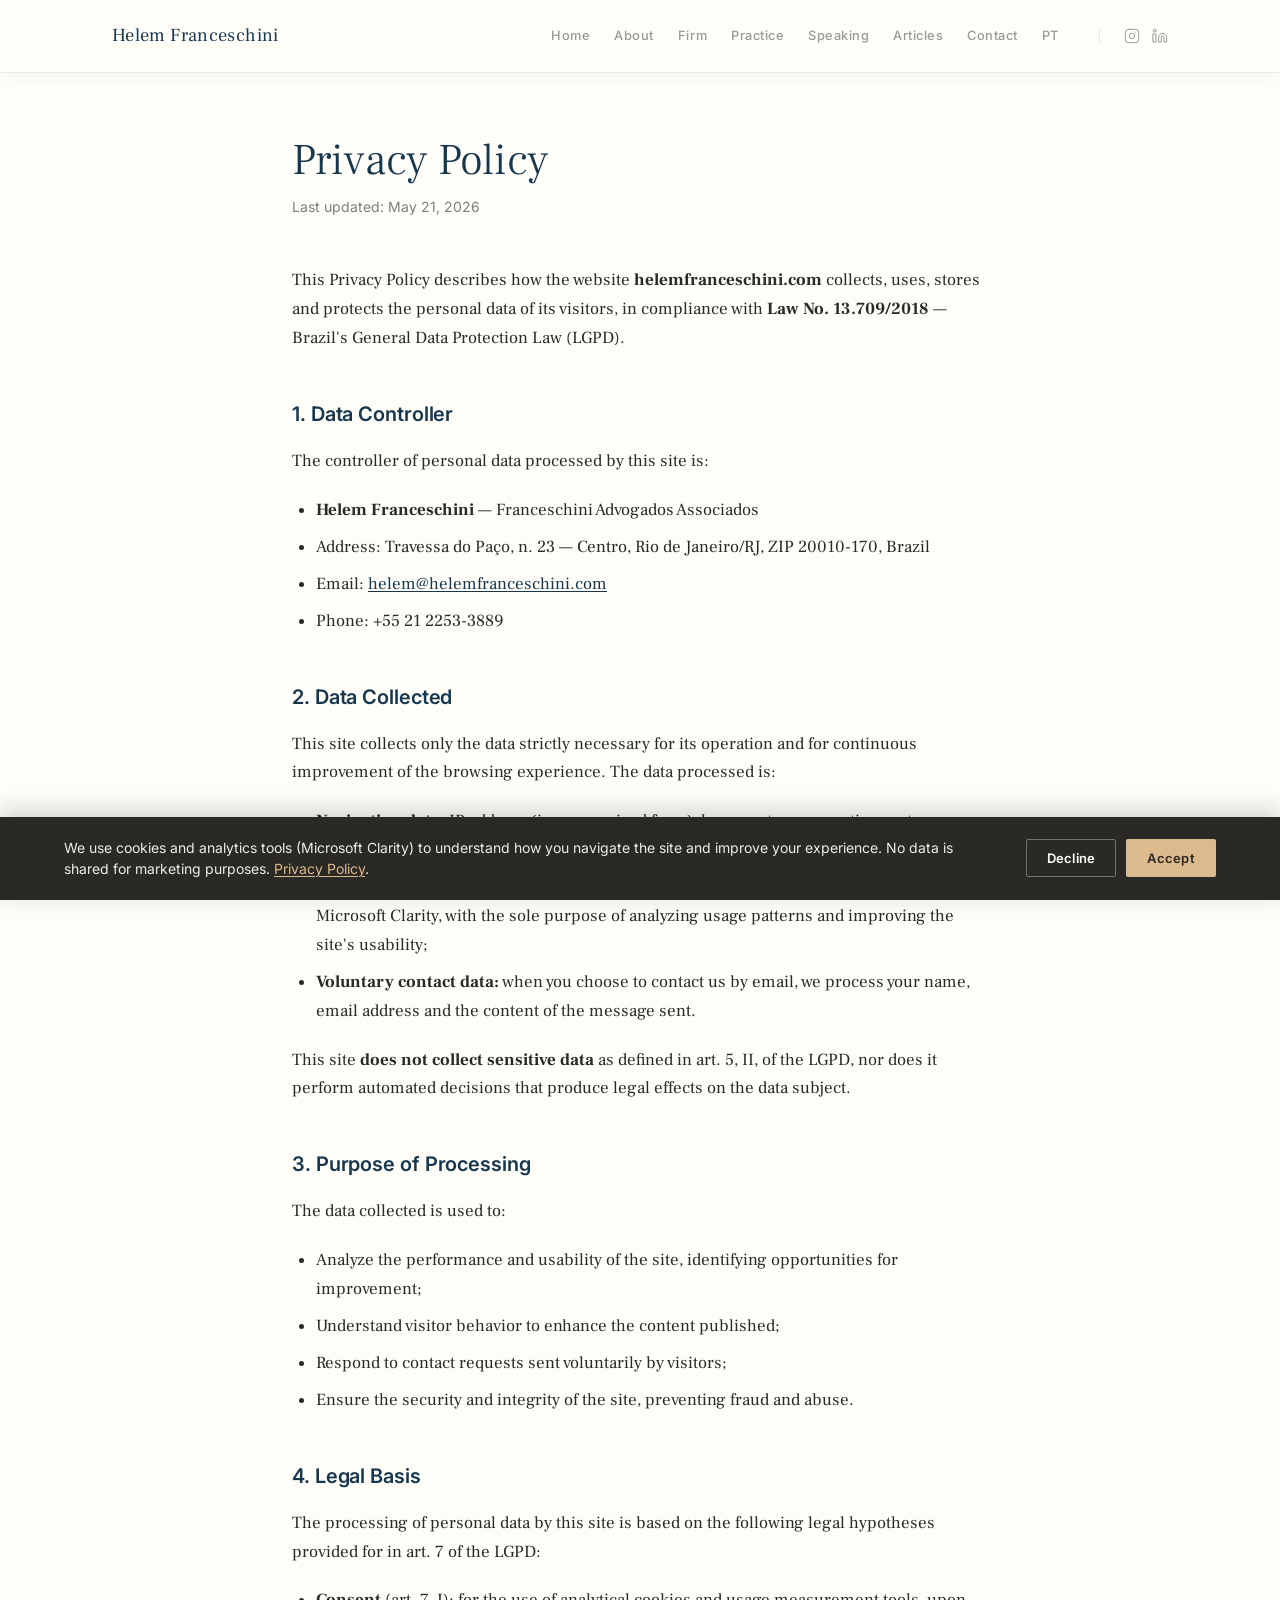
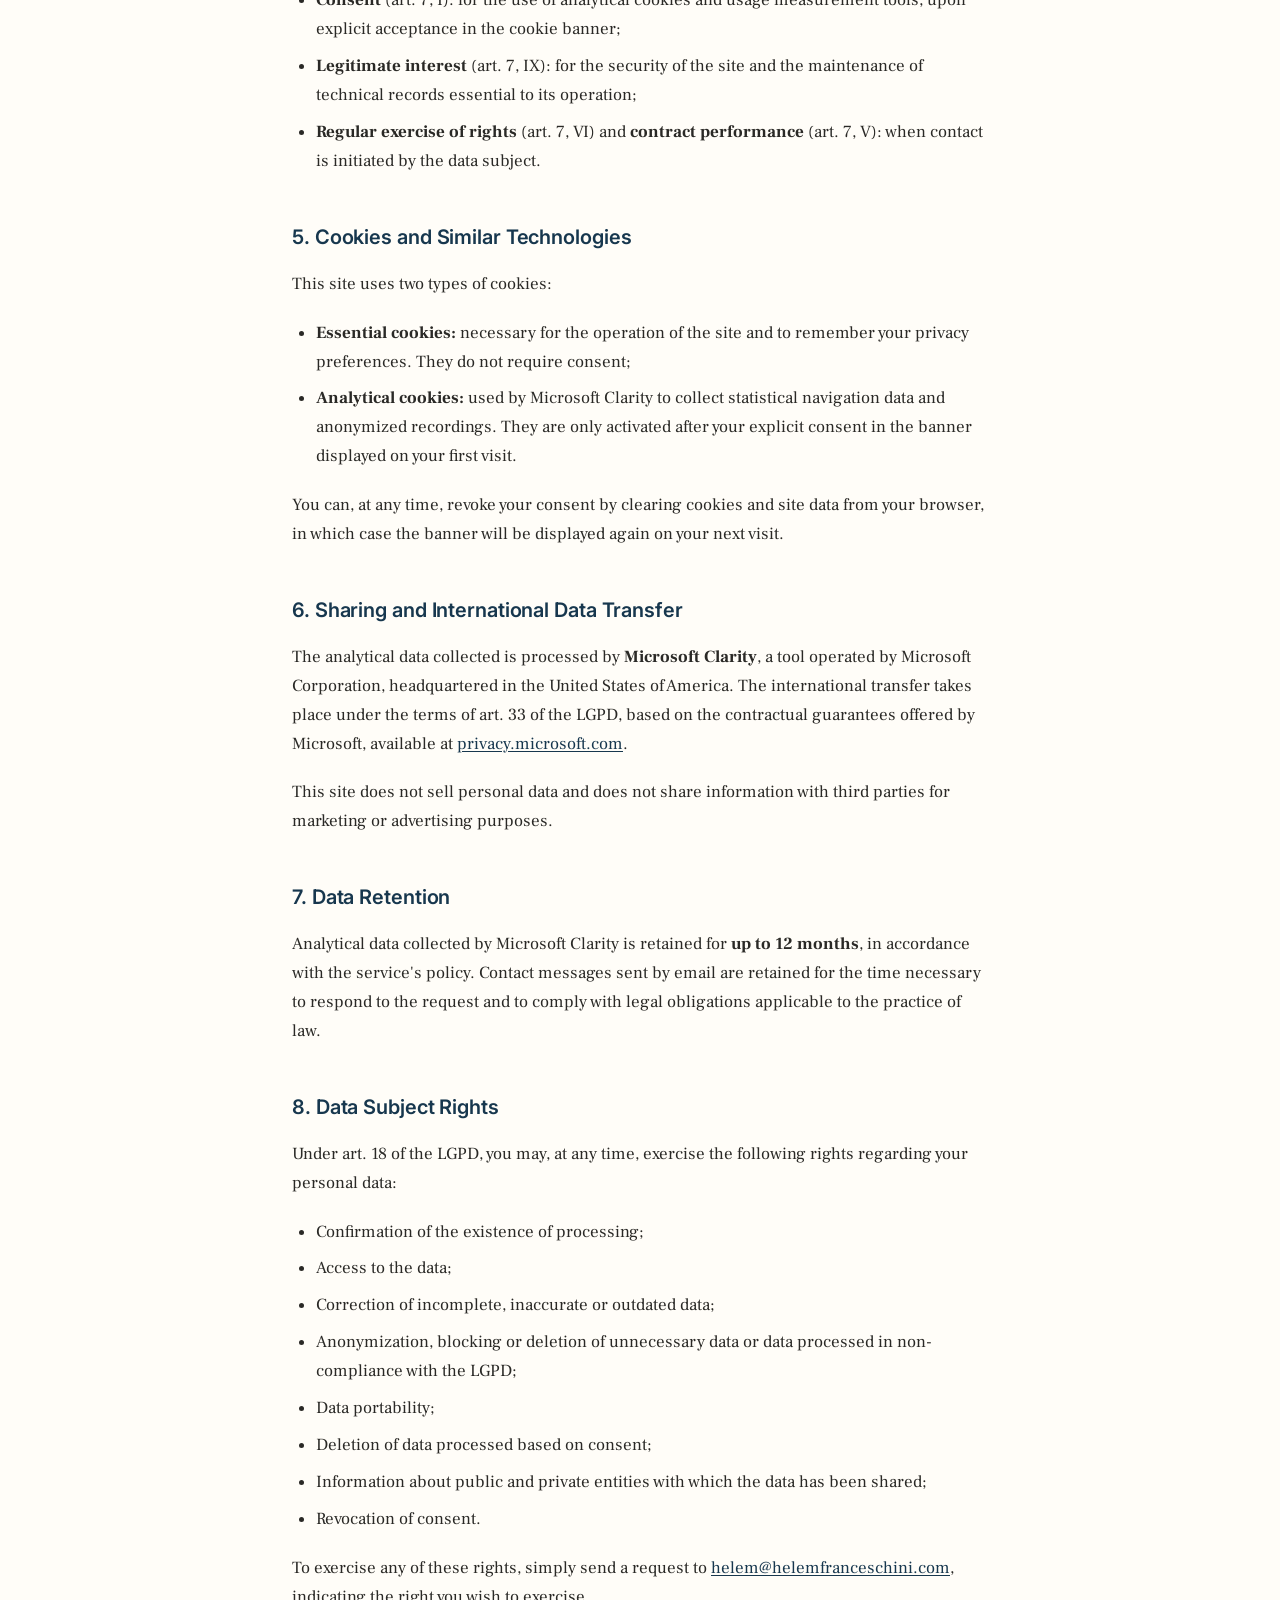
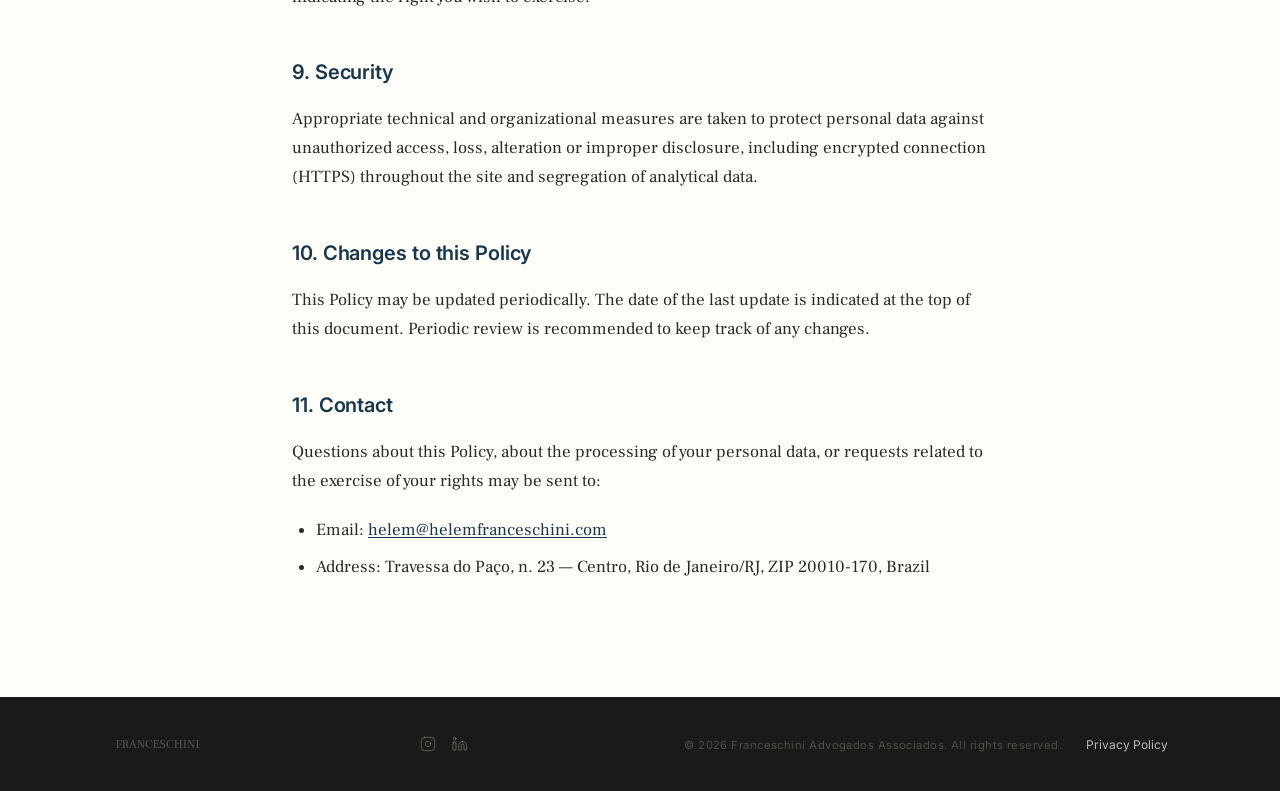
<file: en/privacy.html>
<!DOCTYPE html>
<html lang="en">
<head>
  <meta charset="UTF-8">
  <meta name="viewport" content="width=device-width, initial-scale=1.0">

  <title>Privacy Policy | Helem Franceschini</title>
  <meta name="description" content="Privacy Policy for helemfranceschini.com — data collected, purposes, legal basis and data subject rights under Brazil's LGPD.">
  <meta name="author" content="Helem Franceschini">
  <meta name="robots" content="index, follow">

  <link rel="canonical" href="https://www.helemfranceschini.com/en/privacy.html">

  <!-- Open Graph -->
  <meta property="og:type" content="website">
  <meta property="og:locale" content="en_US">
  <meta property="og:title" content="Privacy Policy | Helem Franceschini">
  <meta property="og:description" content="Privacy Policy for helemfranceschini.com under Brazil's General Data Protection Law (LGPD).">
  <meta property="og:url" content="https://www.helemfranceschini.com/en/privacy.html">
  <meta property="og:site_name" content="Helem Franceschini">

  <!-- Favicon & Theme -->
  <link rel="icon" href="/assets/logos/icon.svg" type="image/svg+xml">
  <meta name="theme-color" content="#17374E">

  <!-- hreflang -->
  <link rel="alternate" hreflang="pt-BR" href="https://www.helemfranceschini.com/privacidade.html">
  <link rel="alternate" hreflang="en" href="https://www.helemfranceschini.com/en/privacy.html">
  <link rel="alternate" hreflang="x-default" href="https://www.helemfranceschini.com/privacidade.html">

  <!-- Fonts -->
  <link rel="preconnect" href="https://fonts.googleapis.com">
  <link rel="preconnect" href="https://fonts.gstatic.com" crossorigin>
  <link href="https://fonts.googleapis.com/css2?family=Frank+Ruhl+Libre:wght@300;400;500&family=Inter:wght@400;500;600;700&display=swap" rel="stylesheet">

  <link rel="stylesheet" href="/css/style.css">
</head>
<body>

  <a href="#content" class="skip-link">Skip to content</a>

  <!-- NAVIGATION -->
  <header>
    <nav class="nav" id="nav" aria-label="Main navigation">
      <div class="nav-inner">
        <a href="/en/" class="nav-logo" aria-label="Helem Franceschini — Home">
          <span class="nav-logo-text">Helem Franceschini</span>
        </a>
        <div class="nav-links">
          <a href="/en/" class="nav-link">Home</a>
          <a href="/en/#about" class="nav-link">About</a>
          <a href="/en/#firm" class="nav-link">Firm</a>
          <a href="/en/#practice" class="nav-link">Practice</a>
          <a href="/en/#speaking" class="nav-link">Speaking</a>
          <a href="/en/articles/" class="nav-link">Articles</a>
          <a href="/en/#contact" class="nav-link">Contact</a>
          <a href="/privacidade.html" class="nav-link nav-lang" hreflang="pt-BR" lang="pt-BR" aria-label="Mudar para versão em português">PT</a>
          <div class="nav-socials">
            <a href="https://www.instagram.com/helemfranceschini" class="nav-social" aria-label="Instagram" target="_blank" rel="noopener noreferrer">
              <svg width="16" height="16" viewBox="0 0 24 24" fill="none" stroke="currentColor" stroke-width="1.5" stroke-linecap="round" stroke-linejoin="round" aria-hidden="true"><rect x="2" y="2" width="20" height="20" rx="5" ry="5"/><path d="m16 11.37A4 4 0 1 1 12.63 8 4 4 0 0 1 16 11.37z"/><line x1="17.5" y1="6.5" x2="17.51" y2="6.5"/></svg>
            </a>
            <a href="https://www.linkedin.com/in/helem-franceschini-45b18839" class="nav-social" aria-label="LinkedIn" target="_blank" rel="noopener noreferrer">
              <svg width="16" height="16" viewBox="0 0 24 24" fill="none" stroke="currentColor" stroke-width="1.5" stroke-linecap="round" stroke-linejoin="round" aria-hidden="true"><path d="M16 8a6 6 0 0 1 6 6v7h-4v-7a2 2 0 0 0-2-2 2 2 0 0 0-2 2v7h-4v-7a6 6 0 0 1 6-6z"/><rect x="2" y="9" width="4" height="12"/><circle cx="4" cy="4" r="2"/></svg>
            </a>
          </div>
        </div>
        <button class="nav-toggle" id="navToggle" aria-label="Open navigation menu" aria-expanded="false" onclick="this.classList.toggle('open');var m=document.getElementById('mobileMenu');m.classList.toggle('open');var o=m.classList.contains('open');document.body.style.overflow=o?'hidden':'';this.setAttribute('aria-expanded',o?'true':'false');">
          <span></span>
          <span></span>
        </button>
      </div>
    </nav>
  </header>

  <!-- MOBILE MENU -->
  <div class="mobile-menu" id="mobileMenu" role="dialog" aria-label="Navigation menu">
    <a href="/en/" class="mobile-link">Home</a>
    <a href="/en/#about" class="mobile-link">About</a>
    <a href="/en/#firm" class="mobile-link">Firm</a>
    <a href="/en/#practice" class="mobile-link">Practice</a>
    <a href="/en/#speaking" class="mobile-link">Speaking</a>
    <a href="/en/articles/" class="mobile-link">Articles</a>
    <a href="/en/#contact" class="mobile-link">Contact</a>
    <a href="/privacidade.html" class="mobile-link mobile-lang" hreflang="pt-BR" lang="pt-BR" aria-label="Mudar para versão em português">PT — Versão em português</a>
  </div>

  <main id="content">
    <section class="legal-page">
      <div class="container">

        <h1>Privacy Policy</h1>
        <p class="legal-updated">Last updated: May 21, 2026</p>

        <p>This Privacy Policy describes how the website <strong>helemfranceschini.com</strong> collects, uses, stores and protects the personal data of its visitors, in compliance with <strong>Law No. 13.709/2018</strong> — Brazil's General Data Protection Law (LGPD).</p>

        <h2>1. Data Controller</h2>
        <p>The controller of personal data processed by this site is:</p>
        <ul>
          <li><strong>Helem Franceschini</strong> — Franceschini Advogados Associados</li>
          <li>Address: Travessa do Paço, n. 23 — Centro, Rio de Janeiro/RJ, ZIP 20010-170, Brazil</li>
          <li>Email: <a href="mailto:helem@helemfranceschini.com">helem@helemfranceschini.com</a></li>
          <li>Phone: +55 21 2253-3889</li>
        </ul>

        <h2>2. Data Collected</h2>
        <p>This site collects only the data strictly necessary for its operation and for continuous improvement of the browsing experience. The data processed is:</p>
        <ul>
          <li><strong>Navigation data:</strong> IP address (in anonymized form), browser type, operating system, language, pages visited, time spent and clicks performed;</li>
          <li><strong>Interaction data:</strong> heatmaps and anonymized session recordings, collected through Microsoft Clarity, with the sole purpose of analyzing usage patterns and improving the site's usability;</li>
          <li><strong>Voluntary contact data:</strong> when you choose to contact us by email, we process your name, email address and the content of the message sent.</li>
        </ul>
        <p>This site <strong>does not collect sensitive data</strong> as defined in art. 5, II, of the LGPD, nor does it perform automated decisions that produce legal effects on the data subject.</p>

        <h2>3. Purpose of Processing</h2>
        <p>The data collected is used to:</p>
        <ul>
          <li>Analyze the performance and usability of the site, identifying opportunities for improvement;</li>
          <li>Understand visitor behavior to enhance the content published;</li>
          <li>Respond to contact requests sent voluntarily by visitors;</li>
          <li>Ensure the security and integrity of the site, preventing fraud and abuse.</li>
        </ul>

        <h2>4. Legal Basis</h2>
        <p>The processing of personal data by this site is based on the following legal hypotheses provided for in art. 7 of the LGPD:</p>
        <ul>
          <li><strong>Consent</strong> (art. 7, I): for the use of analytical cookies and usage measurement tools, upon explicit acceptance in the cookie banner;</li>
          <li><strong>Legitimate interest</strong> (art. 7, IX): for the security of the site and the maintenance of technical records essential to its operation;</li>
          <li><strong>Regular exercise of rights</strong> (art. 7, VI) and <strong>contract performance</strong> (art. 7, V): when contact is initiated by the data subject.</li>
        </ul>

        <h2>5. Cookies and Similar Technologies</h2>
        <p>This site uses two types of cookies:</p>
        <ul>
          <li><strong>Essential cookies:</strong> necessary for the operation of the site and to remember your privacy preferences. They do not require consent;</li>
          <li><strong>Analytical cookies:</strong> used by Microsoft Clarity to collect statistical navigation data and anonymized recordings. They are only activated after your explicit consent in the banner displayed on your first visit.</li>
        </ul>
        <p>You can, at any time, revoke your consent by clearing cookies and site data from your browser, in which case the banner will be displayed again on your next visit.</p>

        <h2>6. Sharing and International Data Transfer</h2>
        <p>The analytical data collected is processed by <strong>Microsoft Clarity</strong>, a tool operated by Microsoft Corporation, headquartered in the United States of America. The international transfer takes place under the terms of art. 33 of the LGPD, based on the contractual guarantees offered by Microsoft, available at <a href="https://privacy.microsoft.com/en-us/privacystatement" target="_blank" rel="noopener noreferrer">privacy.microsoft.com</a>.</p>
        <p>This site does not sell personal data and does not share information with third parties for marketing or advertising purposes.</p>

        <h2>7. Data Retention</h2>
        <p>Analytical data collected by Microsoft Clarity is retained for <strong>up to 12 months</strong>, in accordance with the service's policy. Contact messages sent by email are retained for the time necessary to respond to the request and to comply with legal obligations applicable to the practice of law.</p>

        <h2>8. Data Subject Rights</h2>
        <p>Under art. 18 of the LGPD, you may, at any time, exercise the following rights regarding your personal data:</p>
        <ul>
          <li>Confirmation of the existence of processing;</li>
          <li>Access to the data;</li>
          <li>Correction of incomplete, inaccurate or outdated data;</li>
          <li>Anonymization, blocking or deletion of unnecessary data or data processed in non-compliance with the LGPD;</li>
          <li>Data portability;</li>
          <li>Deletion of data processed based on consent;</li>
          <li>Information about public and private entities with which the data has been shared;</li>
          <li>Revocation of consent.</li>
        </ul>
        <p>To exercise any of these rights, simply send a request to <a href="mailto:helem@helemfranceschini.com">helem@helemfranceschini.com</a>, indicating the right you wish to exercise.</p>

        <h2>9. Security</h2>
        <p>Appropriate technical and organizational measures are taken to protect personal data against unauthorized access, loss, alteration or improper disclosure, including encrypted connection (HTTPS) throughout the site and segregation of analytical data.</p>

        <h2>10. Changes to this Policy</h2>
        <p>This Policy may be updated periodically. The date of the last update is indicated at the top of this document. Periodic review is recommended to keep track of any changes.</p>

        <h2>11. Contact</h2>
        <p>Questions about this Policy, about the processing of your personal data, or requests related to the exercise of your rights may be sent to:</p>
        <ul>
          <li>Email: <a href="mailto:helem@helemfranceschini.com">helem@helemfranceschini.com</a></li>
          <li>Address: Travessa do Paço, n. 23 — Centro, Rio de Janeiro/RJ, ZIP 20010-170, Brazil</li>
        </ul>

      </div>
    </section>
  </main>

  <!-- FOOTER -->
  <footer class="footer" role="contentinfo">
    <div class="container footer-inner">
      <div class="footer-brand">
        <img src="/assets/logos/logotype.svg" alt="Franceschini Advogados Associados" class="footer-logo" width="200" height="16">
      </div>
      <div class="footer-center">
        <div class="footer-socials">
          <a href="https://www.instagram.com/helemfranceschini" class="footer-social-link" aria-label="Instagram" target="_blank" rel="noopener noreferrer">
            <svg width="16" height="16" viewBox="0 0 24 24" fill="none" stroke="currentColor" stroke-width="1.5" stroke-linecap="round" stroke-linejoin="round" aria-hidden="true"><rect x="2" y="2" width="20" height="20" rx="5" ry="5"/><path d="m16 11.37A4 4 0 1 1 12.63 8 4 4 0 0 1 16 11.37z"/><line x1="17.5" y1="6.5" x2="17.51" y2="6.5"/></svg>
          </a>
          <a href="https://www.linkedin.com/in/helem-franceschini-45b18839" class="footer-social-link" aria-label="LinkedIn" target="_blank" rel="noopener noreferrer">
            <svg width="16" height="16" viewBox="0 0 24 24" fill="none" stroke="currentColor" stroke-width="1.5" stroke-linecap="round" stroke-linejoin="round" aria-hidden="true"><path d="M16 8a6 6 0 0 1 6 6v7h-4v-7a2 2 0 0 0-2-2 2 2 0 0 0-2 2v7h-4v-7a6 6 0 0 1 6-6z"/><rect x="2" y="9" width="4" height="12"/><circle cx="4" cy="4" r="2"/></svg>
          </a>
        </div>
      </div>
      <div class="footer-right">
        <span class="footer-text">&copy; 2026 Franceschini Advogados Associados. All rights reserved.</span>
        <a href="/en/privacy.html" class="footer-privacy-link">Privacy Policy</a>
      </div>
    </div>
  </footer>

  <script src="/js/main.js" defer></script>
  <script src="/js/cookies.js" defer></script>
</body>
</html>
</file>
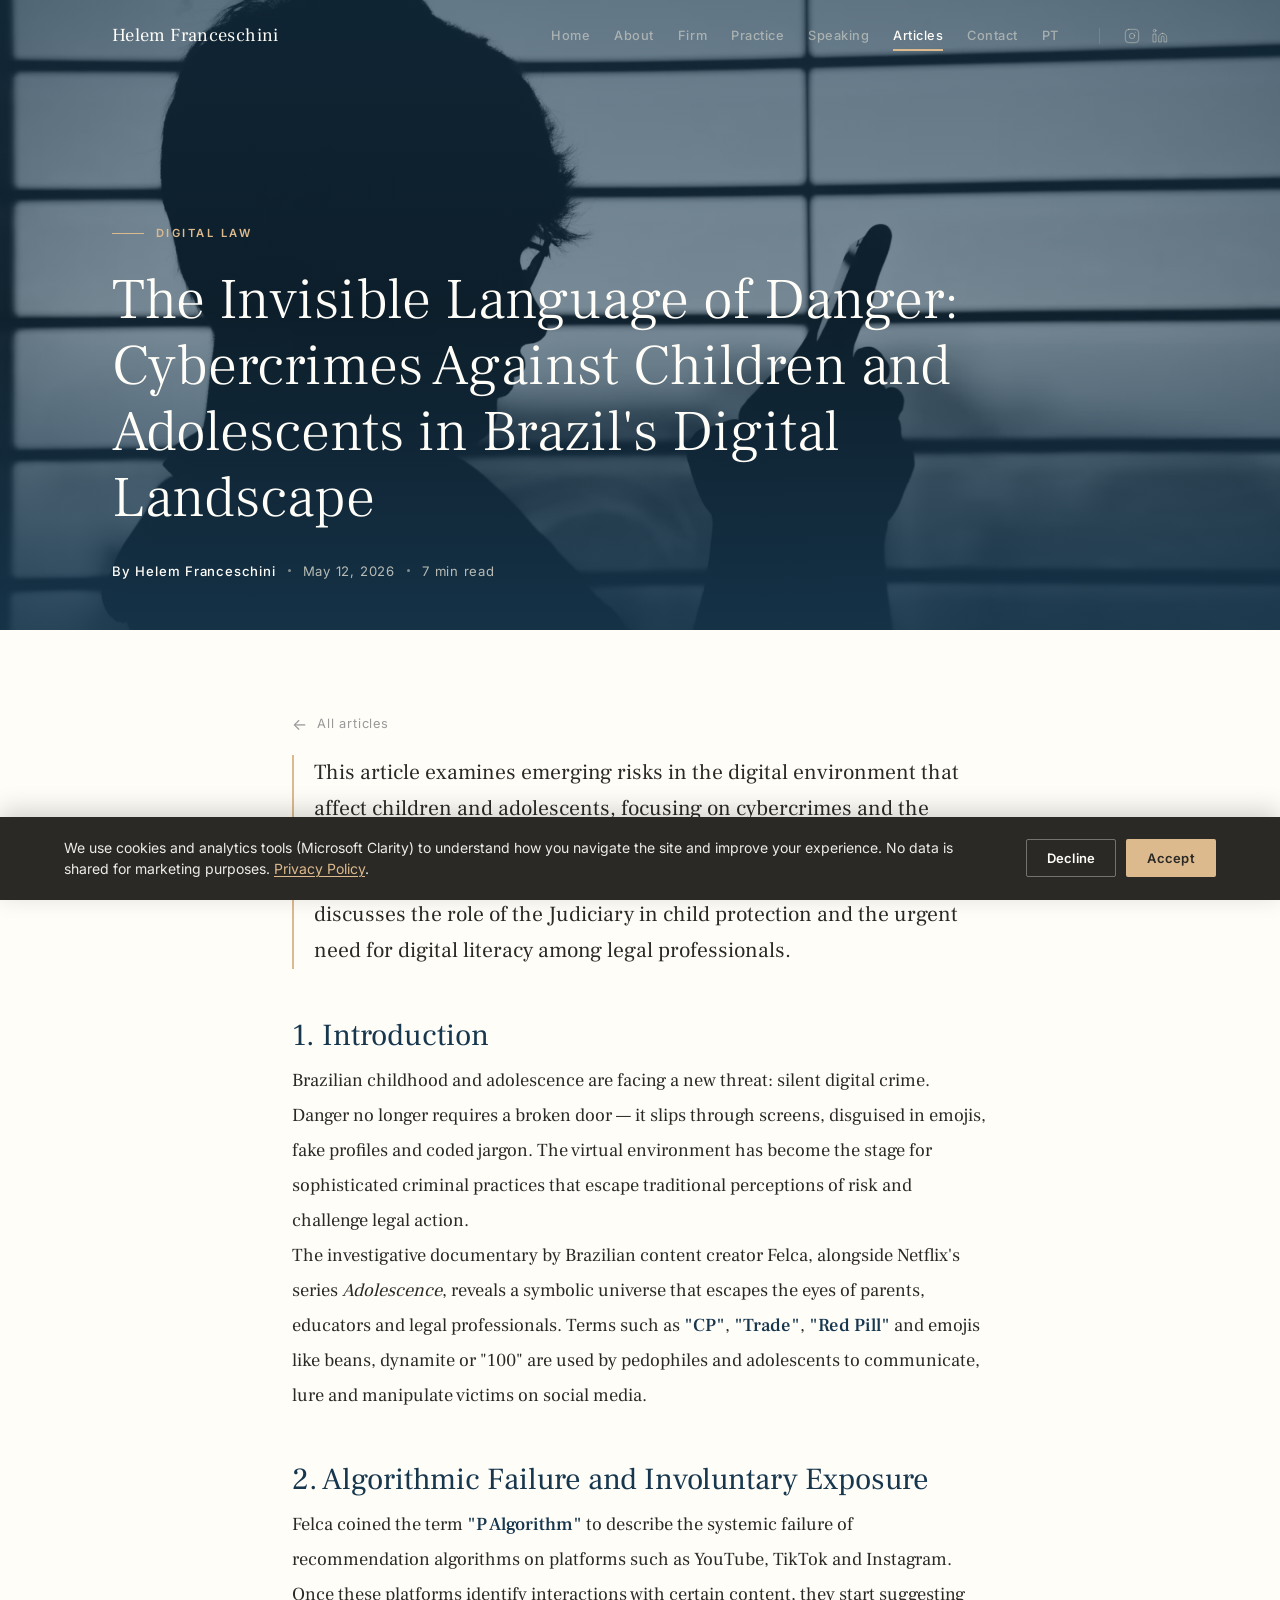
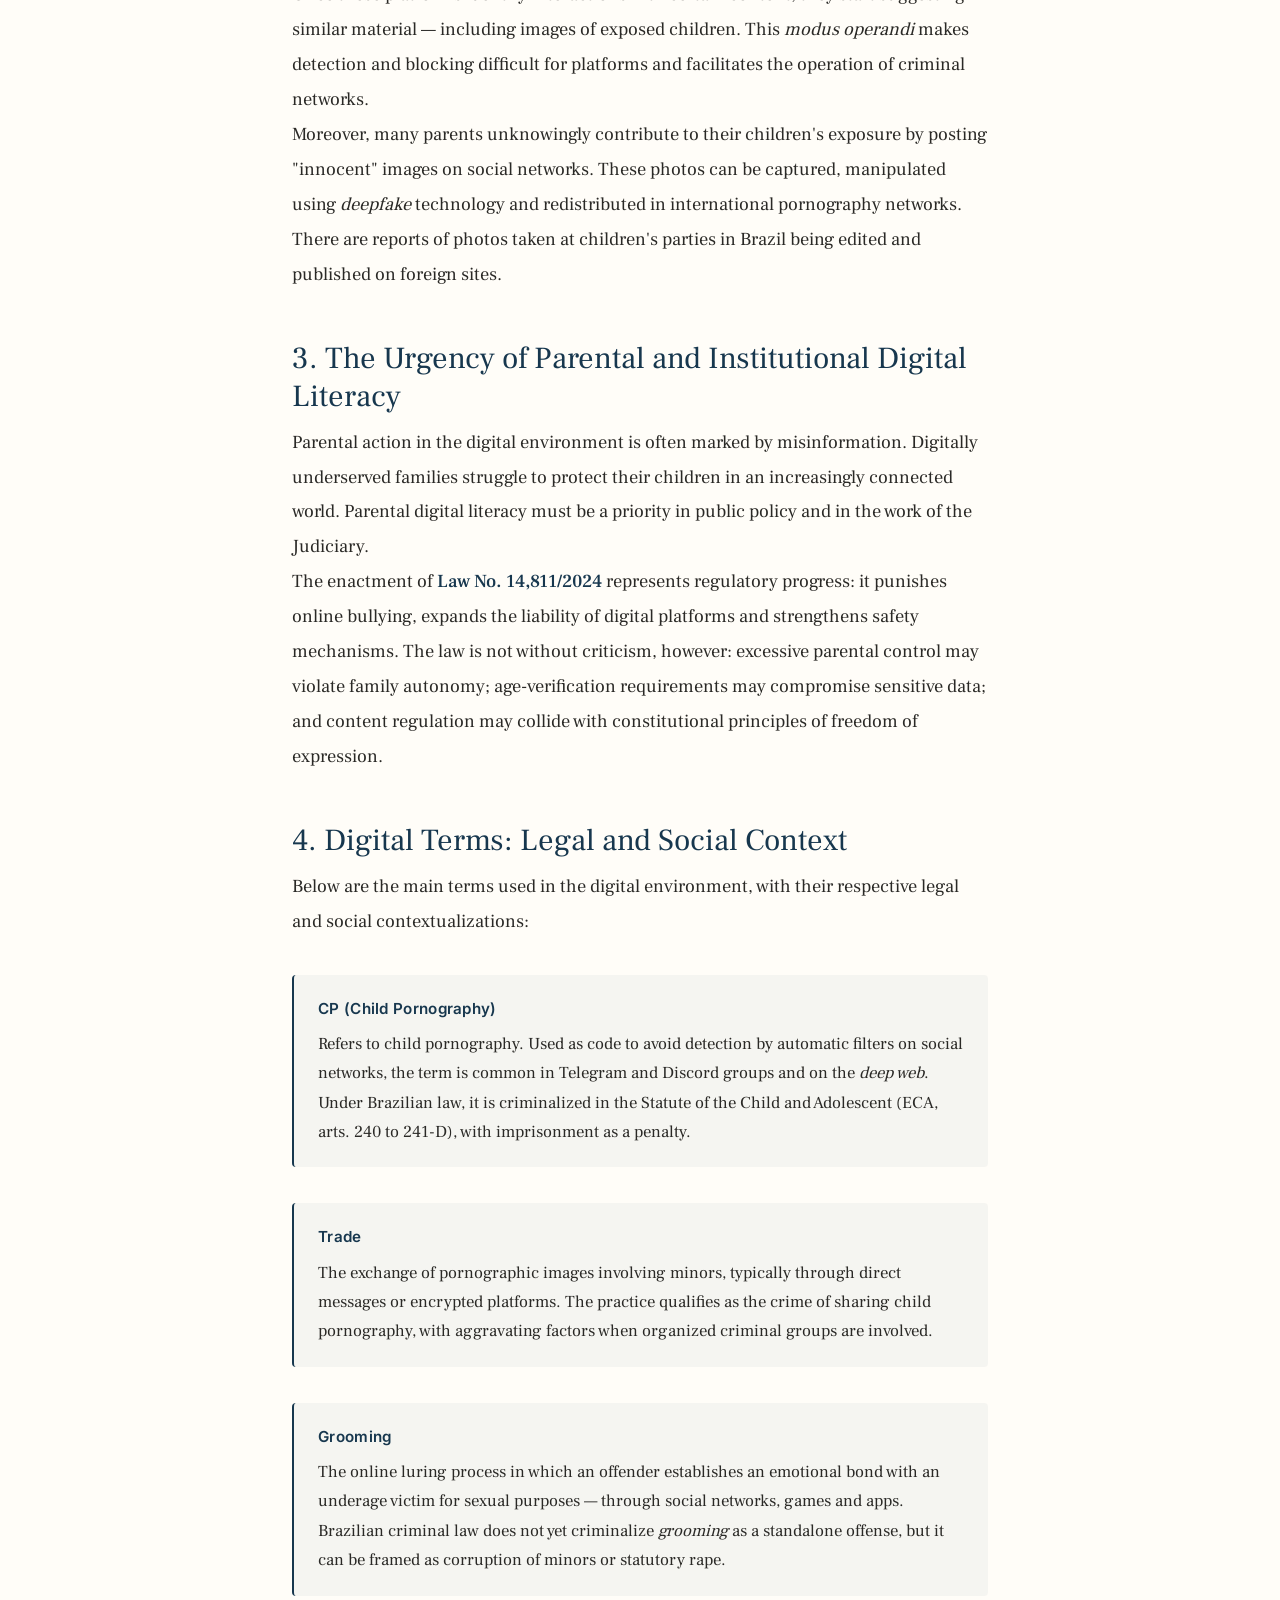
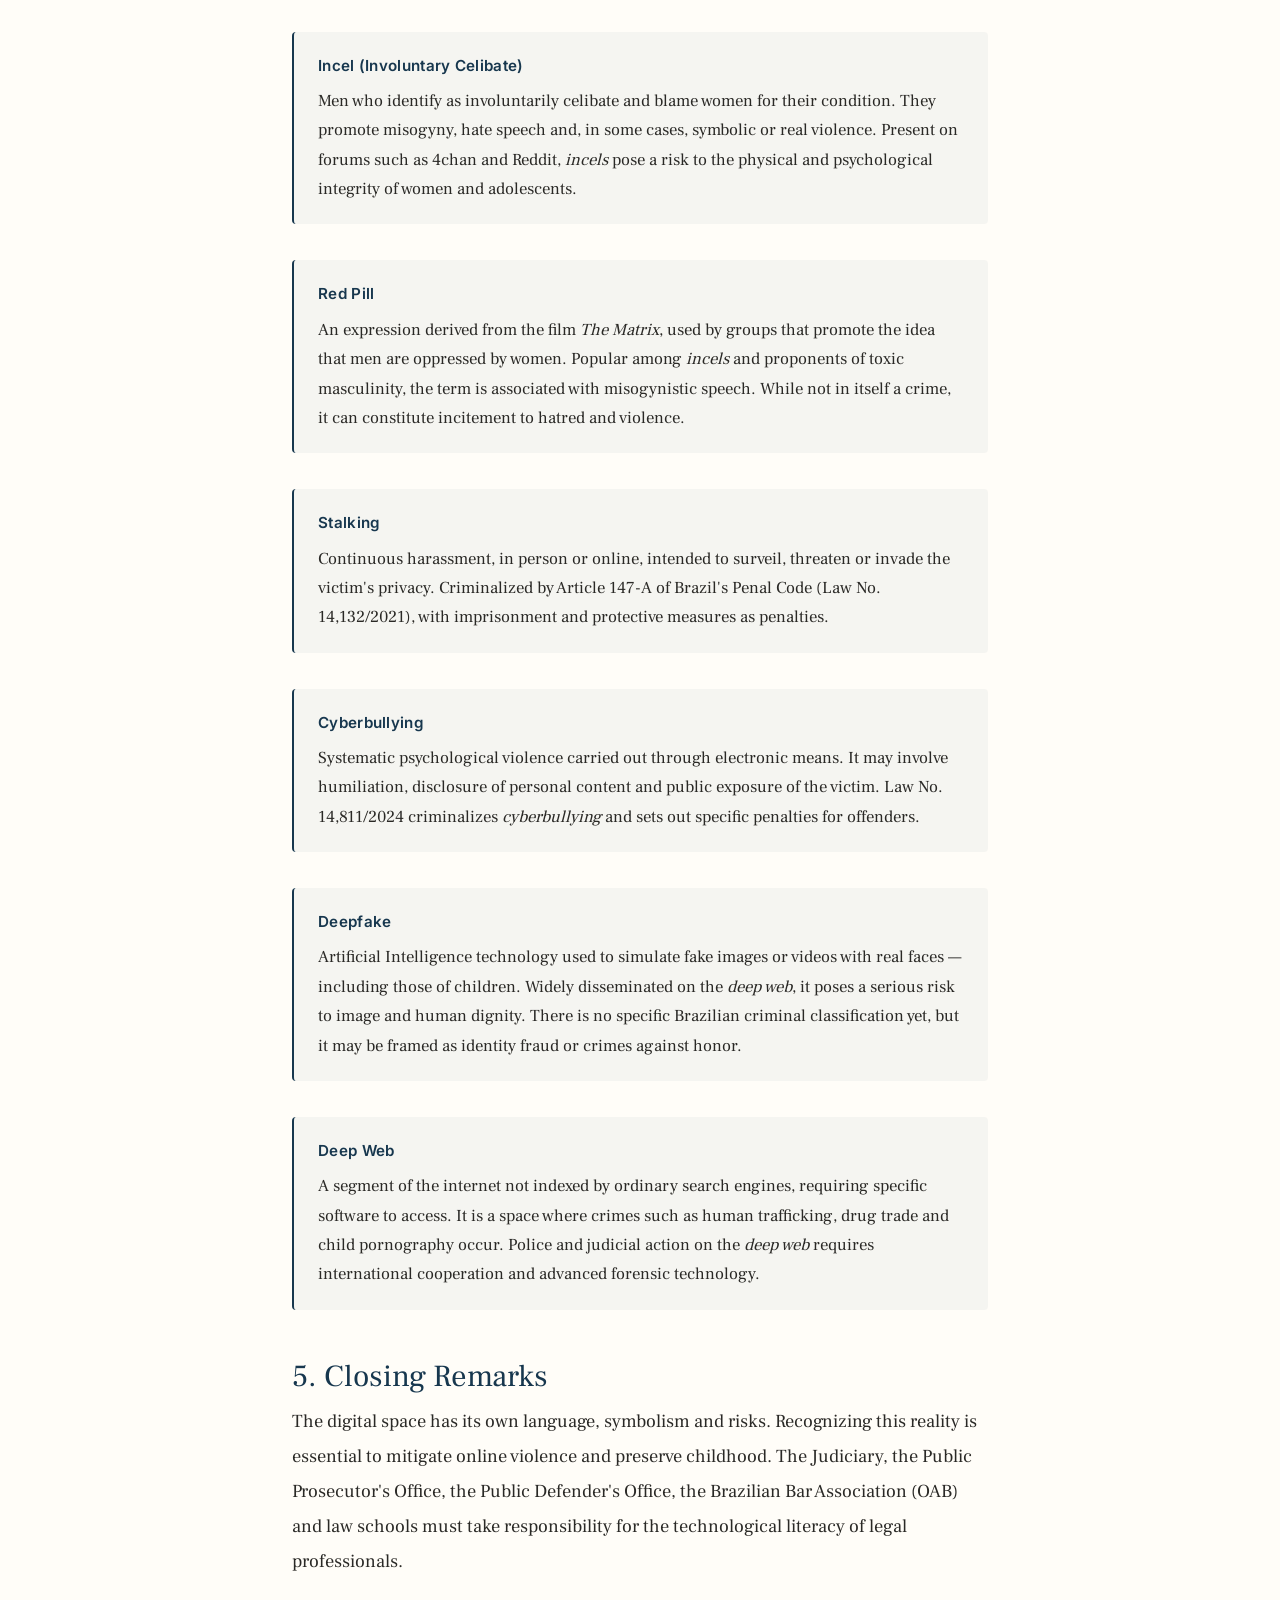
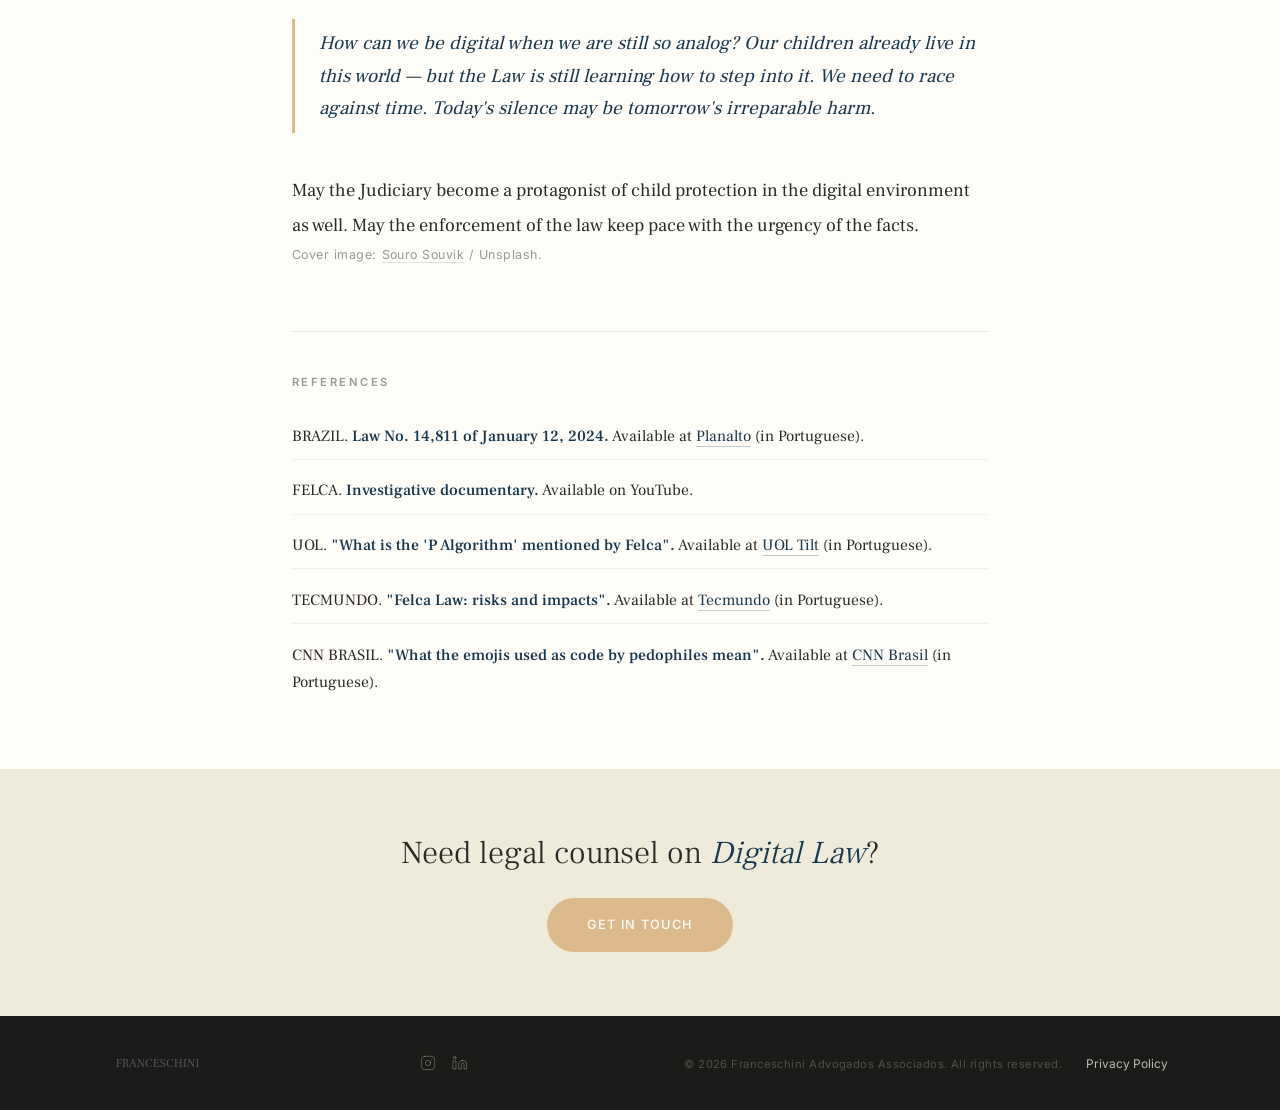
<file: en/articles/invisible-language-of-danger.html>
<!DOCTYPE html>
<html lang="en">
<head>
  <meta charset="UTF-8">
  <meta name="viewport" content="width=device-width, initial-scale=1.0">

  <title>The Invisible Language of Danger: Cybercrimes Against Children and Adolescents | Helem Franceschini</title>
  <meta name="description" content="An analysis of the cybercrimes threatening Brazilian childhood — from the symbolic language used by offenders to Law No. 14,811/2024, by Helem Franceschini.">
  <meta name="author" content="Helem Franceschini">
  <meta name="robots" content="index, follow, max-image-preview:large, max-snippet:-1">
  <meta name="keywords" content="cybercrimes, child protection, Digital Law, Law 14811/2024, grooming, deepfake, LGPD Brazil">

  <link rel="canonical" href="https://www.helemfranceschini.com/en/articles/invisible-language-of-danger.html">

  <!-- Open Graph -->
  <meta property="og:type" content="article">
  <meta property="og:locale" content="en_US">
  <meta property="og:title" content="The Invisible Language of Danger: Cybercrimes Against Children and Adolescents">
  <meta property="og:description" content="An analysis of the cybercrimes threatening Brazilian childhood and the symbolic language used by offenders.">
  <meta property="og:url" content="https://www.helemfranceschini.com/en/articles/invisible-language-of-danger.html">
  <meta property="og:site_name" content="Helem Franceschini">
  <meta property="og:image" content="https://www.helemfranceschini.com/assets/images/articles/linguagem-invisivel-do-perigo-1600w.jpg">
  <meta property="og:image:width" content="1600">
  <meta property="og:image:height" content="900">
  <meta property="article:published_time" content="2026-05-12T00:00:00-03:00">
  <meta property="article:author" content="Helem Franceschini">
  <meta property="article:section" content="Digital Law">
  <meta property="article:tag" content="Digital Law">
  <meta property="article:tag" content="Law 14811/2024">
  <meta property="article:tag" content="Cybercrimes">
  <meta property="article:tag" content="Child Protection">

  <!-- Twitter Card -->
  <meta name="twitter:card" content="summary_large_image">
  <meta name="twitter:title" content="The Invisible Language of Danger">
  <meta name="twitter:description" content="Cybercrimes threatening Brazilian childhood and the Judiciary's role in digital child protection.">
  <meta name="twitter:image" content="https://www.helemfranceschini.com/assets/images/articles/linguagem-invisivel-do-perigo-1600w.jpg">

  <!-- Favicon & Theme -->
  <link rel="icon" href="/assets/logos/icon.svg" type="image/svg+xml">
  <meta name="theme-color" content="#17374E">

  <!-- hreflang -->
  <link rel="alternate" hreflang="pt-BR" href="https://www.helemfranceschini.com/artigos/linguagem-invisivel-do-perigo.html">
  <link rel="alternate" hreflang="en" href="https://www.helemfranceschini.com/en/articles/invisible-language-of-danger.html">
  <link rel="alternate" hreflang="x-default" href="https://www.helemfranceschini.com/artigos/linguagem-invisivel-do-perigo.html">

  <!-- Structured Data — BlogPosting -->
  <script type="application/ld+json">
  {
    "@context": "https://schema.org",
    "@type": "BlogPosting",
    "headline": "The Invisible Language of Danger: Cybercrimes Against Children and Adolescents in Brazil's Digital Landscape",
    "description": "An analysis of the cybercrimes threatening Brazilian childhood, the symbolic language used by offenders, and Brazil's Law No. 14,811/2024.",
    "image": "https://www.helemfranceschini.com/assets/images/articles/linguagem-invisivel-do-perigo-1600w.jpg",
    "datePublished": "2026-05-12",
    "dateModified": "2026-05-12",
    "inLanguage": "en",
    "mainEntityOfPage": {
      "@type": "WebPage",
      "@id": "https://www.helemfranceschini.com/en/articles/invisible-language-of-danger.html"
    },
    "author": {
      "@type": "Person",
      "name": "Helem Franceschini",
      "url": "https://www.helemfranceschini.com",
      "jobTitle": "Attorney, Digital Law specialist",
      "sameAs": [
        "https://www.instagram.com/helemfranceschini",
        "https://www.linkedin.com/in/helem-franceschini-45b18839"
      ]
    },
    "publisher": {
      "@type": "Organization",
      "name": "Franceschini Advogados Associados",
      "url": "https://www.helemfranceschini.com",
      "logo": {
        "@type": "ImageObject",
        "url": "https://www.helemfranceschini.com/assets/logos/icon.svg"
      }
    },
    "articleSection": "Digital Law",
    "keywords": "cybercrimes, child protection, Law 14811/2024, grooming, deepfake, Digital Law"
  }
  </script>

  <!-- Fonts -->
  <link rel="preconnect" href="https://fonts.googleapis.com">
  <link rel="preconnect" href="https://fonts.gstatic.com" crossorigin>
  <link href="https://fonts.googleapis.com/css2?family=Frank+Ruhl+Libre:wght@300;400;500&family=Inter:wght@400;500;600;700&display=swap" rel="stylesheet">

  <link rel="stylesheet" href="/css/style.css">
</head>
<body>

  <a href="#content" class="skip-link">Skip to content</a>

  <!-- NAVIGATION -->
  <header>
    <nav class="nav" id="nav" aria-label="Main navigation">
      <div class="nav-inner">
        <a href="/en/" class="nav-logo" aria-label="Helem Franceschini — Home">
          <span class="nav-logo-text">Helem Franceschini</span>
        </a>
        <div class="nav-links">
          <a href="/en/" class="nav-link">Home</a>
          <a href="/en/#about" class="nav-link">About</a>
          <a href="/en/#firm" class="nav-link">Firm</a>
          <a href="/en/#practice" class="nav-link">Practice</a>
          <a href="/en/#speaking" class="nav-link">Speaking</a>
          <a href="/en/articles/" class="nav-link active">Articles</a>
          <a href="/en/#contact" class="nav-link">Contact</a>
          <a href="/artigos/linguagem-invisivel-do-perigo.html" class="nav-link nav-lang" hreflang="pt-BR" lang="pt-BR" aria-label="Versão em português">PT</a>
          <div class="nav-socials">
            <a href="https://www.instagram.com/helemfranceschini" class="nav-social" aria-label="Instagram" target="_blank" rel="noopener noreferrer">
              <svg width="16" height="16" viewBox="0 0 24 24" fill="none" stroke="currentColor" stroke-width="1.5" stroke-linecap="round" stroke-linejoin="round" aria-hidden="true"><rect x="2" y="2" width="20" height="20" rx="5" ry="5"/><path d="m16 11.37A4 4 0 1 1 12.63 8 4 4 0 0 1 16 11.37z"/><line x1="17.5" y1="6.5" x2="17.51" y2="6.5"/></svg>
            </a>
            <a href="https://www.linkedin.com/in/helem-franceschini-45b18839" class="nav-social" aria-label="LinkedIn" target="_blank" rel="noopener noreferrer">
              <svg width="16" height="16" viewBox="0 0 24 24" fill="none" stroke="currentColor" stroke-width="1.5" stroke-linecap="round" stroke-linejoin="round" aria-hidden="true"><path d="M16 8a6 6 0 0 1 6 6v7h-4v-7a2 2 0 0 0-2-2 2 2 0 0 0-2 2v7h-4v-7a6 6 0 0 1 6-6z"/><rect x="2" y="9" width="4" height="12"/><circle cx="4" cy="4" r="2"/></svg>
            </a>
          </div>
        </div>
        <button class="nav-toggle" id="navToggle" aria-label="Open navigation menu" aria-expanded="false" onclick="this.classList.toggle('open');var m=document.getElementById('mobileMenu');m.classList.toggle('open');var o=m.classList.contains('open');document.body.style.overflow=o?'hidden':'';this.setAttribute('aria-expanded',o?'true':'false');">
          <span></span>
          <span></span>
        </button>
      </div>
    </nav>
  </header>

  <!-- MOBILE MENU -->
  <div class="mobile-menu" id="mobileMenu" role="dialog" aria-label="Navigation menu">
    <a href="/en/" class="mobile-link">Home</a>
    <a href="/en/#about" class="mobile-link">About</a>
    <a href="/en/#firm" class="mobile-link">Firm</a>
    <a href="/en/#practice" class="mobile-link">Practice</a>
    <a href="/en/#speaking" class="mobile-link">Speaking</a>
    <a href="/en/articles/" class="mobile-link">Articles</a>
    <a href="/en/#contact" class="mobile-link">Contact</a>
    <a href="/artigos/linguagem-invisivel-do-perigo.html" class="mobile-link mobile-lang" hreflang="pt-BR" lang="pt-BR" aria-label="Versão em português">PT — Versão em português</a>
    <div class="mobile-socials">
      <a href="https://www.instagram.com/helemfranceschini" class="mobile-social" aria-label="Instagram" target="_blank" rel="noopener noreferrer">
        <svg width="20" height="20" viewBox="0 0 24 24" fill="none" stroke="currentColor" stroke-width="1.5" stroke-linecap="round" stroke-linejoin="round" aria-hidden="true"><rect x="2" y="2" width="20" height="20" rx="5" ry="5"/><path d="m16 11.37A4 4 0 1 1 12.63 8 4 4 0 0 1 16 11.37z"/><line x1="17.5" y1="6.5" x2="17.51" y2="6.5"/></svg>
      </a>
      <a href="https://www.linkedin.com/in/helem-franceschini-45b18839" class="mobile-social" aria-label="LinkedIn" target="_blank" rel="noopener noreferrer">
        <svg width="20" height="20" viewBox="0 0 24 24" fill="none" stroke="currentColor" stroke-width="1.5" stroke-linecap="round" stroke-linejoin="round" aria-hidden="true"><path d="M16 8a6 6 0 0 1 6 6v7h-4v-7a2 2 0 0 0-2-2 2 2 0 0 0-2 2v7h-4v-7a6 6 0 0 1 6-6z"/><rect x="2" y="9" width="4" height="12"/><circle cx="4" cy="4" r="2"/></svg>
      </a>
    </div>
  </div>

  <main id="content">

    <!-- ARTICLE HERO -->
    <article>
      <header class="article-hero">
        <div class="article-hero-cover" aria-hidden="true">
          <picture>
            <source type="image/webp" srcset="/assets/images/articles/linguagem-invisivel-do-perigo-800w.webp 800w, /assets/images/articles/linguagem-invisivel-do-perigo-1600w.webp 1600w" sizes="100vw">
            <img src="/assets/images/articles/linguagem-invisivel-do-perigo-1600w.jpg" srcset="/assets/images/articles/linguagem-invisivel-do-perigo-800w.jpg 800w, /assets/images/articles/linguagem-invisivel-do-perigo-1600w.jpg 1600w" sizes="100vw" alt="" width="1600" height="900" fetchpriority="high">
          </picture>
        </div>
        <div class="article-hero-overlay"></div>
        <div class="container">
          <div class="article-hero-eyebrow">Digital Law</div>
          <h1 class="article-hero-title">The Invisible Language of Danger: Cybercrimes Against Children and Adolescents in Brazil's Digital Landscape</h1>
          <div class="article-hero-meta">
            <span class="article-hero-meta-author">By Helem Franceschini</span>
            <span class="article-hero-meta-dot" aria-hidden="true"></span>
            <time datetime="2026-05-12">May 12, 2026</time>
            <span class="article-hero-meta-dot" aria-hidden="true"></span>
            <span>7 min read</span>
          </div>
        </div>
      </header>

      <!-- ARTICLE BODY -->
      <section class="article-body">
        <div class="container">

          <a href="/en/articles/" class="article-back">All articles</a>

          <p class="article-lead">
            This article examines emerging risks in the digital environment that affect children and adolescents, focusing on cybercrimes and the symbolic language used by offenders. Drawing on independent investigations and Brazil's new legislation (Law No. 14,811/2024), it discusses the role of the Judiciary in child protection and the urgent need for digital literacy among legal professionals.
          </p>

          <div class="article-prose">

            <h2>1. Introduction</h2>
            <p>Brazilian childhood and adolescence are facing a new threat: silent digital crime. Danger no longer requires a broken door — it slips through screens, disguised in emojis, fake profiles and coded jargon. The virtual environment has become the stage for sophisticated criminal practices that escape traditional perceptions of risk and challenge legal action.</p>
            <p>The investigative documentary by Brazilian content creator Felca, alongside Netflix's series <em>Adolescence</em>, reveals a symbolic universe that escapes the eyes of parents, educators and legal professionals. Terms such as <strong>"CP"</strong>, <strong>"Trade"</strong>, <strong>"Red Pill"</strong> and emojis like beans, dynamite or "100" are used by pedophiles and adolescents to communicate, lure and manipulate victims on social media.</p>

            <h2>2. Algorithmic Failure and Involuntary Exposure</h2>
            <p>Felca coined the term <strong>"P Algorithm"</strong> to describe the systemic failure of recommendation algorithms on platforms such as YouTube, TikTok and Instagram. Once these platforms identify interactions with certain content, they start suggesting similar material — including images of exposed children. This <em>modus operandi</em> makes detection and blocking difficult for platforms and facilitates the operation of criminal networks.</p>
            <p>Moreover, many parents unknowingly contribute to their children's exposure by posting "innocent" images on social networks. These photos can be captured, manipulated using <em>deepfake</em> technology and redistributed in international pornography networks. There are reports of photos taken at children's parties in Brazil being edited and published on foreign sites.</p>

            <h2>3. The Urgency of Parental and Institutional Digital Literacy</h2>
            <p>Parental action in the digital environment is often marked by misinformation. Digitally underserved families struggle to protect their children in an increasingly connected world. Parental digital literacy must be a priority in public policy and in the work of the Judiciary.</p>
            <p>The enactment of <strong>Law No. 14,811/2024</strong> represents regulatory progress: it punishes online bullying, expands the liability of digital platforms and strengthens safety mechanisms. The law is not without criticism, however: excessive parental control may violate family autonomy; age-verification requirements may compromise sensitive data; and content regulation may collide with constitutional principles of freedom of expression.</p>

            <h2>4. Digital Terms: Legal and Social Context</h2>
            <p>Below are the main terms used in the digital environment, with their respective legal and social contextualizations:</p>

            <div class="article-term">
              <div class="article-term-name">CP (Child Pornography)</div>
              <p class="article-term-body">Refers to child pornography. Used as code to avoid detection by automatic filters on social networks, the term is common in Telegram and Discord groups and on the <em>deep web</em>. Under Brazilian law, it is criminalized in the Statute of the Child and Adolescent (ECA, arts. 240 to 241-D), with imprisonment as a penalty.</p>
            </div>

            <div class="article-term">
              <div class="article-term-name">Trade</div>
              <p class="article-term-body">The exchange of pornographic images involving minors, typically through direct messages or encrypted platforms. The practice qualifies as the crime of sharing child pornography, with aggravating factors when organized criminal groups are involved.</p>
            </div>

            <div class="article-term">
              <div class="article-term-name">Grooming</div>
              <p class="article-term-body">The online luring process in which an offender establishes an emotional bond with an underage victim for sexual purposes — through social networks, games and apps. Brazilian criminal law does not yet criminalize <em>grooming</em> as a standalone offense, but it can be framed as corruption of minors or statutory rape.</p>
            </div>

            <div class="article-term">
              <div class="article-term-name">Incel (Involuntary Celibate)</div>
              <p class="article-term-body">Men who identify as involuntarily celibate and blame women for their condition. They promote misogyny, hate speech and, in some cases, symbolic or real violence. Present on forums such as 4chan and Reddit, <em>incels</em> pose a risk to the physical and psychological integrity of women and adolescents.</p>
            </div>

            <div class="article-term">
              <div class="article-term-name">Red Pill</div>
              <p class="article-term-body">An expression derived from the film <em>The Matrix</em>, used by groups that promote the idea that men are oppressed by women. Popular among <em>incels</em> and proponents of toxic masculinity, the term is associated with misogynistic speech. While not in itself a crime, it can constitute incitement to hatred and violence.</p>
            </div>

            <div class="article-term">
              <div class="article-term-name">Stalking</div>
              <p class="article-term-body">Continuous harassment, in person or online, intended to surveil, threaten or invade the victim's privacy. Criminalized by Article 147-A of Brazil's Penal Code (Law No. 14,132/2021), with imprisonment and protective measures as penalties.</p>
            </div>

            <div class="article-term">
              <div class="article-term-name">Cyberbullying</div>
              <p class="article-term-body">Systematic psychological violence carried out through electronic means. It may involve humiliation, disclosure of personal content and public exposure of the victim. Law No. 14,811/2024 criminalizes <em>cyberbullying</em> and sets out specific penalties for offenders.</p>
            </div>

            <div class="article-term">
              <div class="article-term-name">Deepfake</div>
              <p class="article-term-body">Artificial Intelligence technology used to simulate fake images or videos with real faces — including those of children. Widely disseminated on the <em>deep web</em>, it poses a serious risk to image and human dignity. There is no specific Brazilian criminal classification yet, but it may be framed as identity fraud or crimes against honor.</p>
            </div>

            <div class="article-term">
              <div class="article-term-name">Deep Web</div>
              <p class="article-term-body">A segment of the internet not indexed by ordinary search engines, requiring specific software to access. It is a space where crimes such as human trafficking, drug trade and child pornography occur. Police and judicial action on the <em>deep web</em> requires international cooperation and advanced forensic technology.</p>
            </div>

            <h2>5. Closing Remarks</h2>
            <p>The digital space has its own language, symbolism and risks. Recognizing this reality is essential to mitigate online violence and preserve childhood. The Judiciary, the Public Prosecutor's Office, the Public Defender's Office, the Brazilian Bar Association (OAB) and law schools must take responsibility for the technological literacy of legal professionals.</p>

            <blockquote>
              How can we be digital when we are still so analog? Our children already live in this world — but the Law is still learning how to step into it. We need to race against time. Today's silence may be tomorrow's irreparable harm.
            </blockquote>

            <p>May the Judiciary become a protagonist of child protection in the digital environment as well. May the enforcement of the law keep pace with the urgency of the facts.</p>

            <p class="article-credit">Cover image: <a href="https://unsplash.com/photos/fUTXW7WjEFE" target="_blank" rel="noopener noreferrer">Souro Souvik</a> / Unsplash.</p>

            <!-- References -->
            <div class="article-references">
              <div class="article-references-title">References</div>
              <ul>
                <li>BRAZIL. <strong>Law No. 14,811 of January 12, 2024.</strong> Available at <a href="https://www.planalto.gov.br/ccivil_03/_ato2023-2026/2024/lei/L14811.htm" target="_blank" rel="noopener noreferrer">Planalto</a> (in Portuguese).</li>
                <li>FELCA. <strong>Investigative documentary.</strong> Available on YouTube.</li>
                <li>UOL. <strong>"What is the 'P Algorithm' mentioned by Felca".</strong> Available at <a href="https://www.uol.com.br/tilt/noticias/redacao/2025/08/12/o-que-e-algoritmo-p-citado-por-felca-em-video-contra-sexualizacao-infantil.htm" target="_blank" rel="noopener noreferrer">UOL Tilt</a> (in Portuguese).</li>
                <li>TECMUNDO. <strong>"Felca Law: risks and impacts".</strong> Available at <a href="https://www.tecmundo.com.br/seguranca/406590-pl-2628-quais-sao-os-efeitos-colaterais-da-lei-felca.htm" target="_blank" rel="noopener noreferrer">Tecmundo</a> (in Portuguese).</li>
                <li>CNN BRASIL. <strong>"What the emojis used as code by pedophiles mean".</strong> Available at <a href="https://www.cnnbrasil.com.br/tecnologia/entenda-significado-de-emojis-usados-como-codigo-para-crimes-ofensa-e-sexo/" target="_blank" rel="noopener noreferrer">CNN Brasil</a> (in Portuguese).</li>
              </ul>
            </div>

          </div>
        </div>
      </section>

      <!-- CTA -->
      <section class="article-cta" aria-label="Contact Helem Franceschini">
        <div class="container">
          <div class="article-cta-inner">
            <h2 class="article-cta-title">Need legal counsel on <em>Digital Law</em>?</h2>
            <a href="mailto:helem@helemfranceschini.com?subject=Digital Law — Consultation" class="cta-btn">Get in touch</a>
          </div>
        </div>
      </section>
    </article>
  </main>

  <!-- FOOTER -->
  <footer class="footer" role="contentinfo">
    <div class="container footer-inner">
      <div class="footer-brand">
        <img src="/assets/logos/logotype.svg" alt="Franceschini Advogados Associados" class="footer-logo" width="200" height="16">
      </div>
      <div class="footer-center">
        <div class="footer-socials">
          <a href="https://www.instagram.com/helemfranceschini" class="footer-social-link" aria-label="Instagram" target="_blank" rel="noopener noreferrer">
            <svg width="16" height="16" viewBox="0 0 24 24" fill="none" stroke="currentColor" stroke-width="1.5" stroke-linecap="round" stroke-linejoin="round" aria-hidden="true"><rect x="2" y="2" width="20" height="20" rx="5" ry="5"/><path d="m16 11.37A4 4 0 1 1 12.63 8 4 4 0 0 1 16 11.37z"/><line x1="17.5" y1="6.5" x2="17.51" y2="6.5"/></svg>
          </a>
          <a href="https://www.linkedin.com/in/helem-franceschini-45b18839" class="footer-social-link" aria-label="LinkedIn" target="_blank" rel="noopener noreferrer">
            <svg width="16" height="16" viewBox="0 0 24 24" fill="none" stroke="currentColor" stroke-width="1.5" stroke-linecap="round" stroke-linejoin="round" aria-hidden="true"><path d="M16 8a6 6 0 0 1 6 6v7h-4v-7a2 2 0 0 0-2-2 2 2 0 0 0-2 2v7h-4v-7a6 6 0 0 1 6-6z"/><rect x="2" y="9" width="4" height="12"/><circle cx="4" cy="4" r="2"/></svg>
          </a>
        </div>
      </div>
      <div class="footer-right">
        <span class="footer-text">&copy; 2026 Franceschini Advogados Associados. All rights reserved.</span>
        <a href="/en/privacy.html" class="footer-privacy-link">Privacy Policy</a>
      </div>
    </div>
  </footer>

  <script src="/js/main.js" defer></script>
  <script src="/js/cookies.js" defer></script>
</body>
</html>
</file>
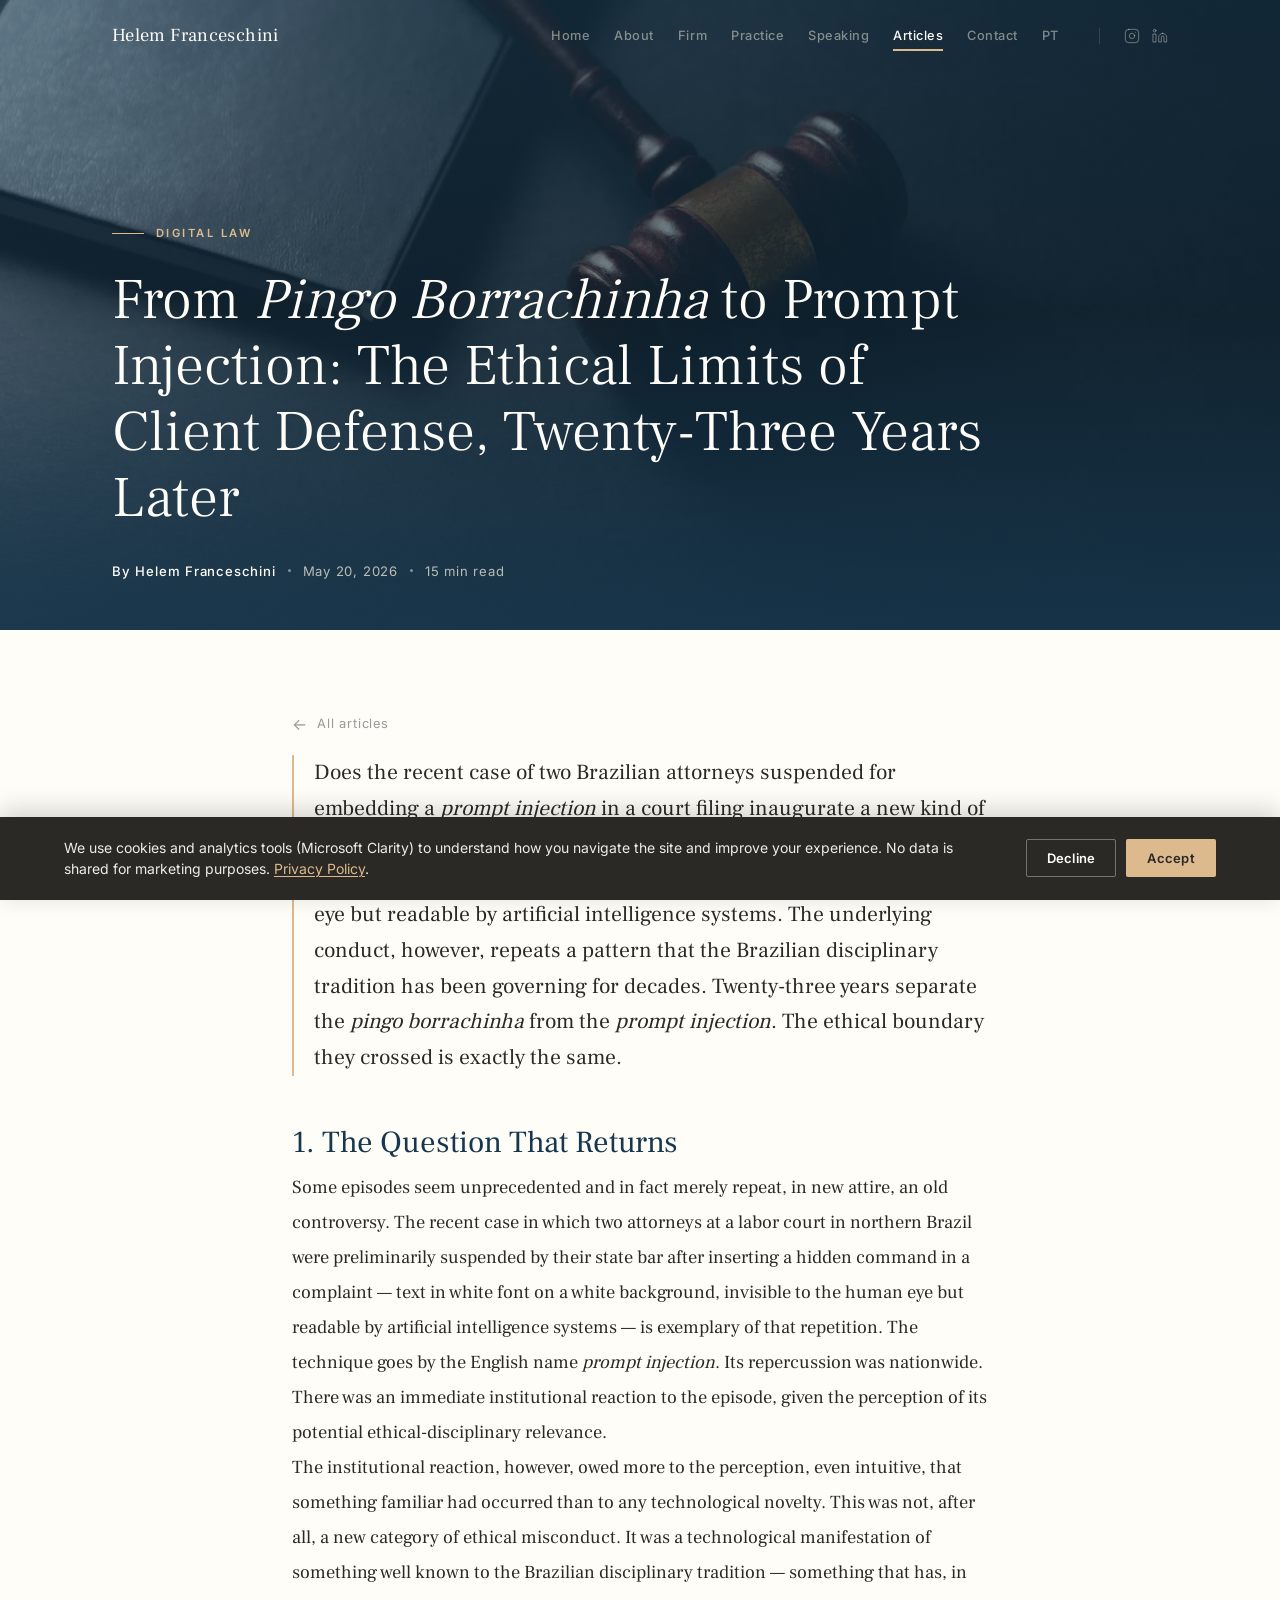
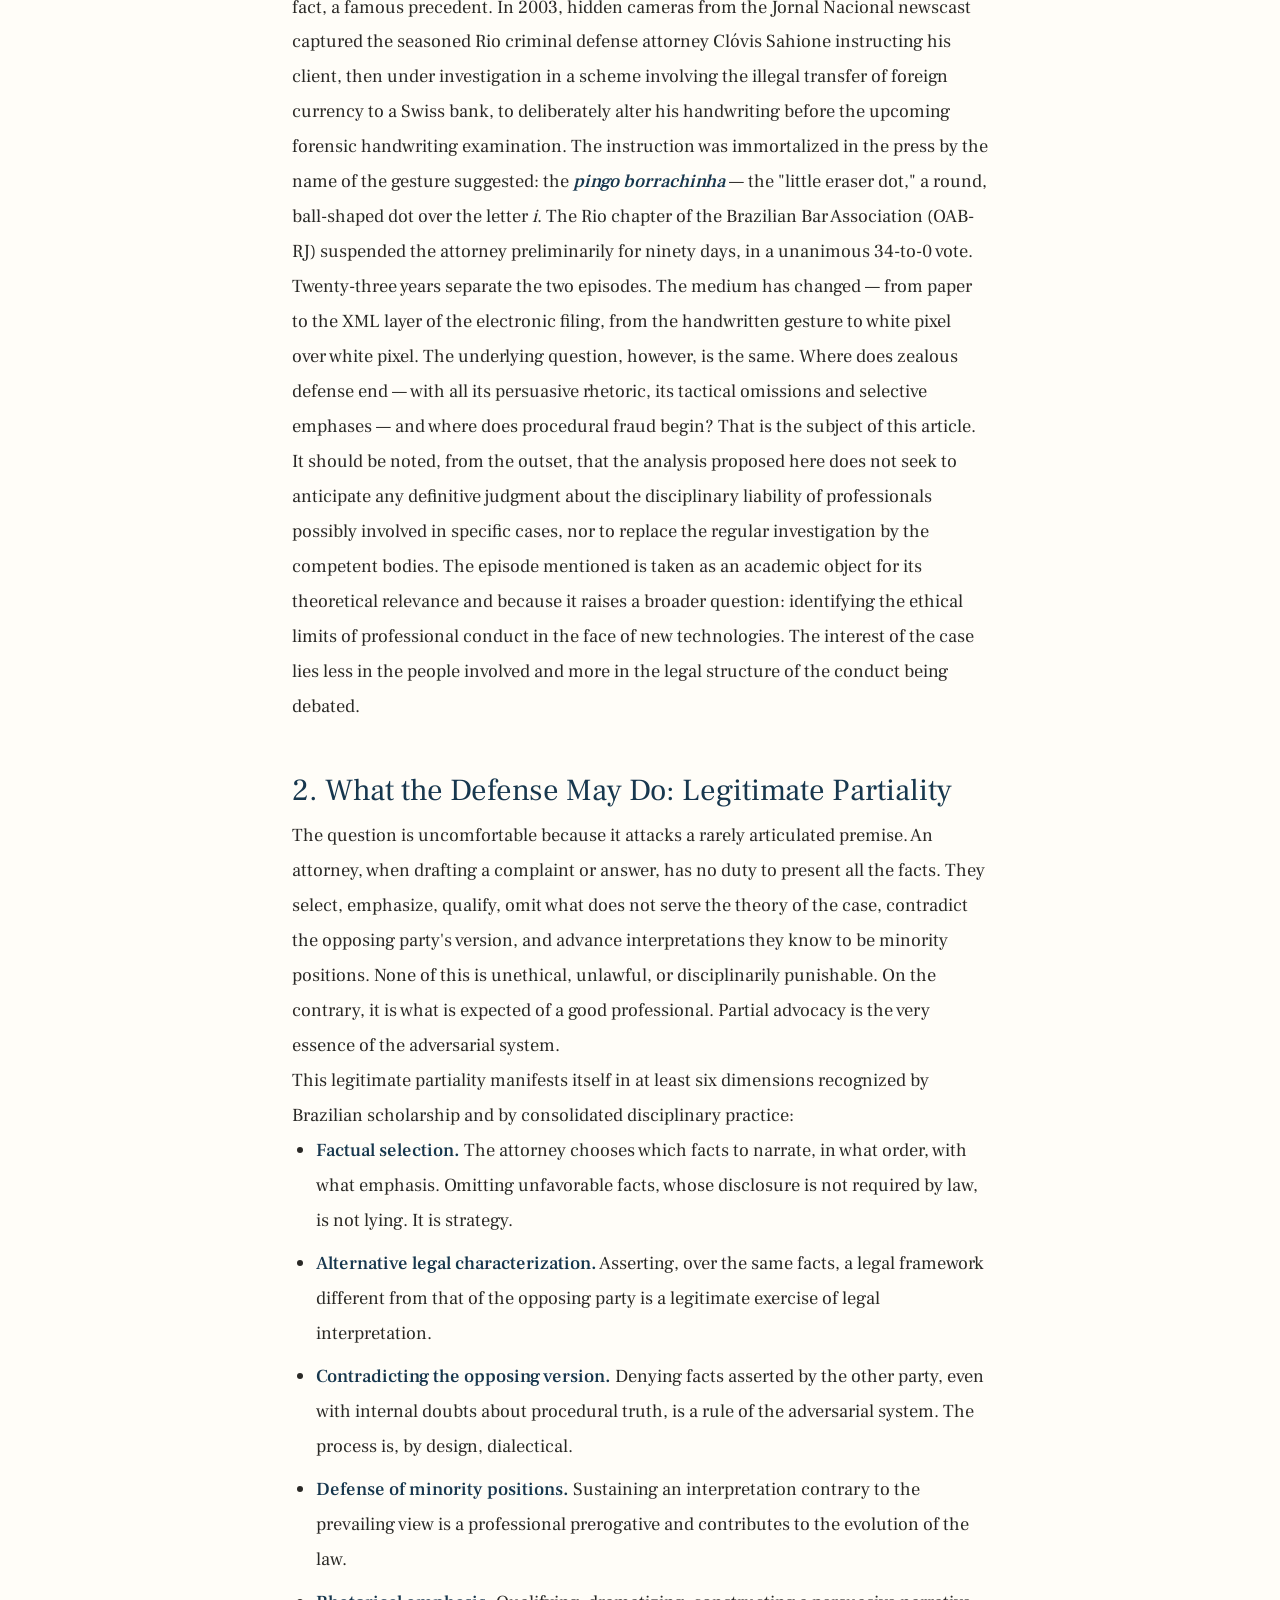
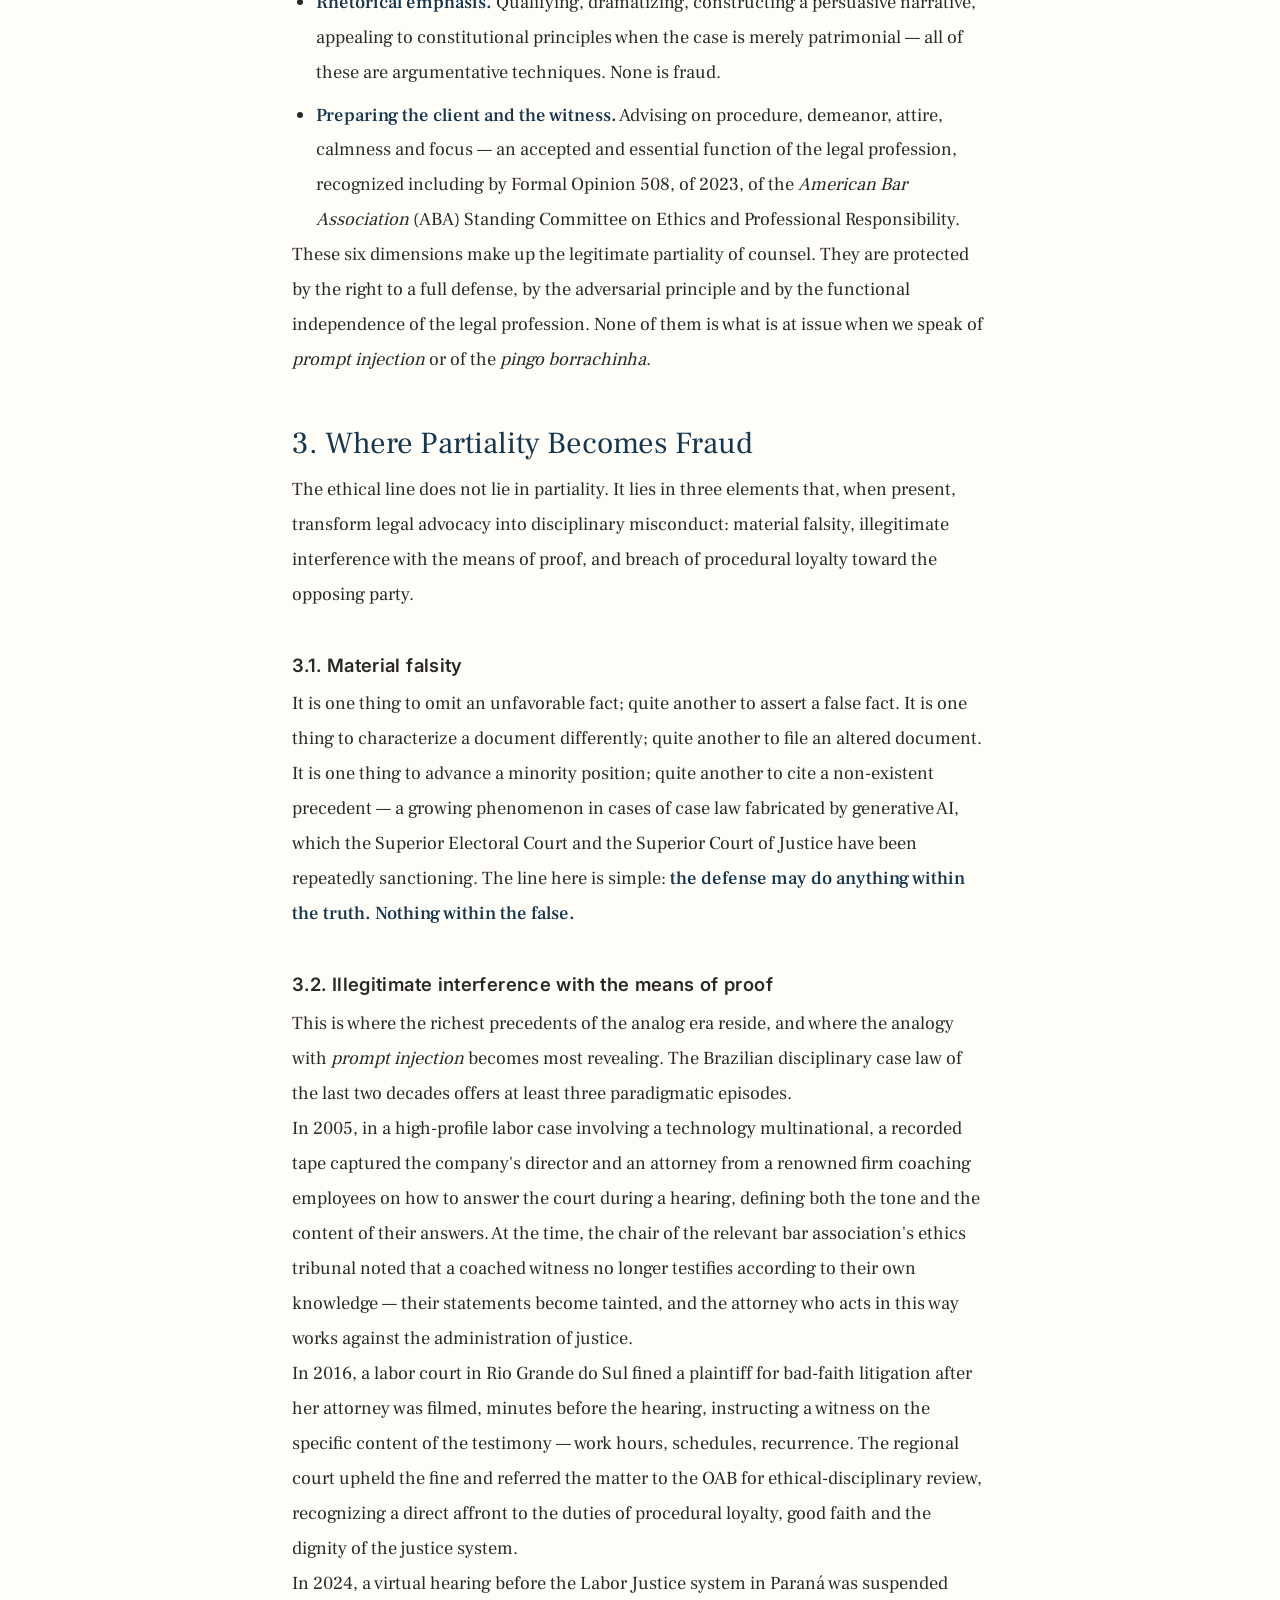
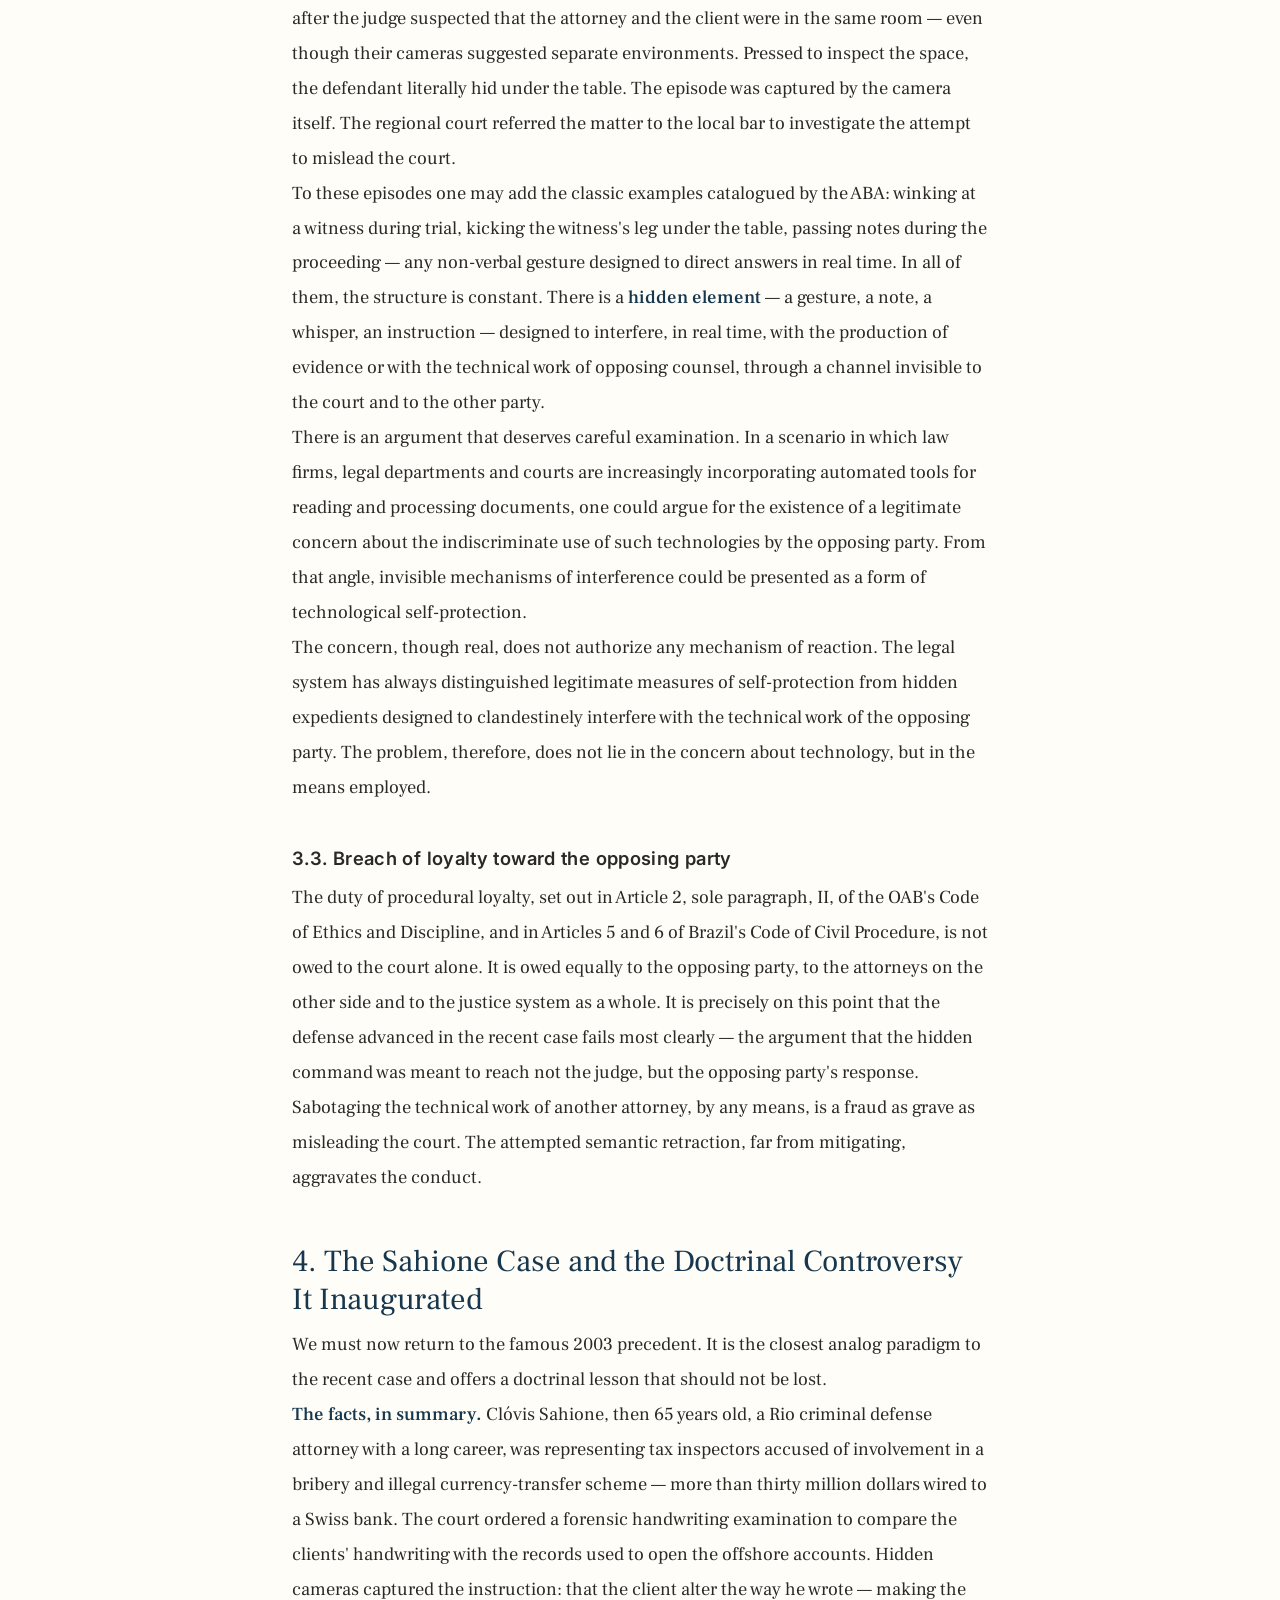
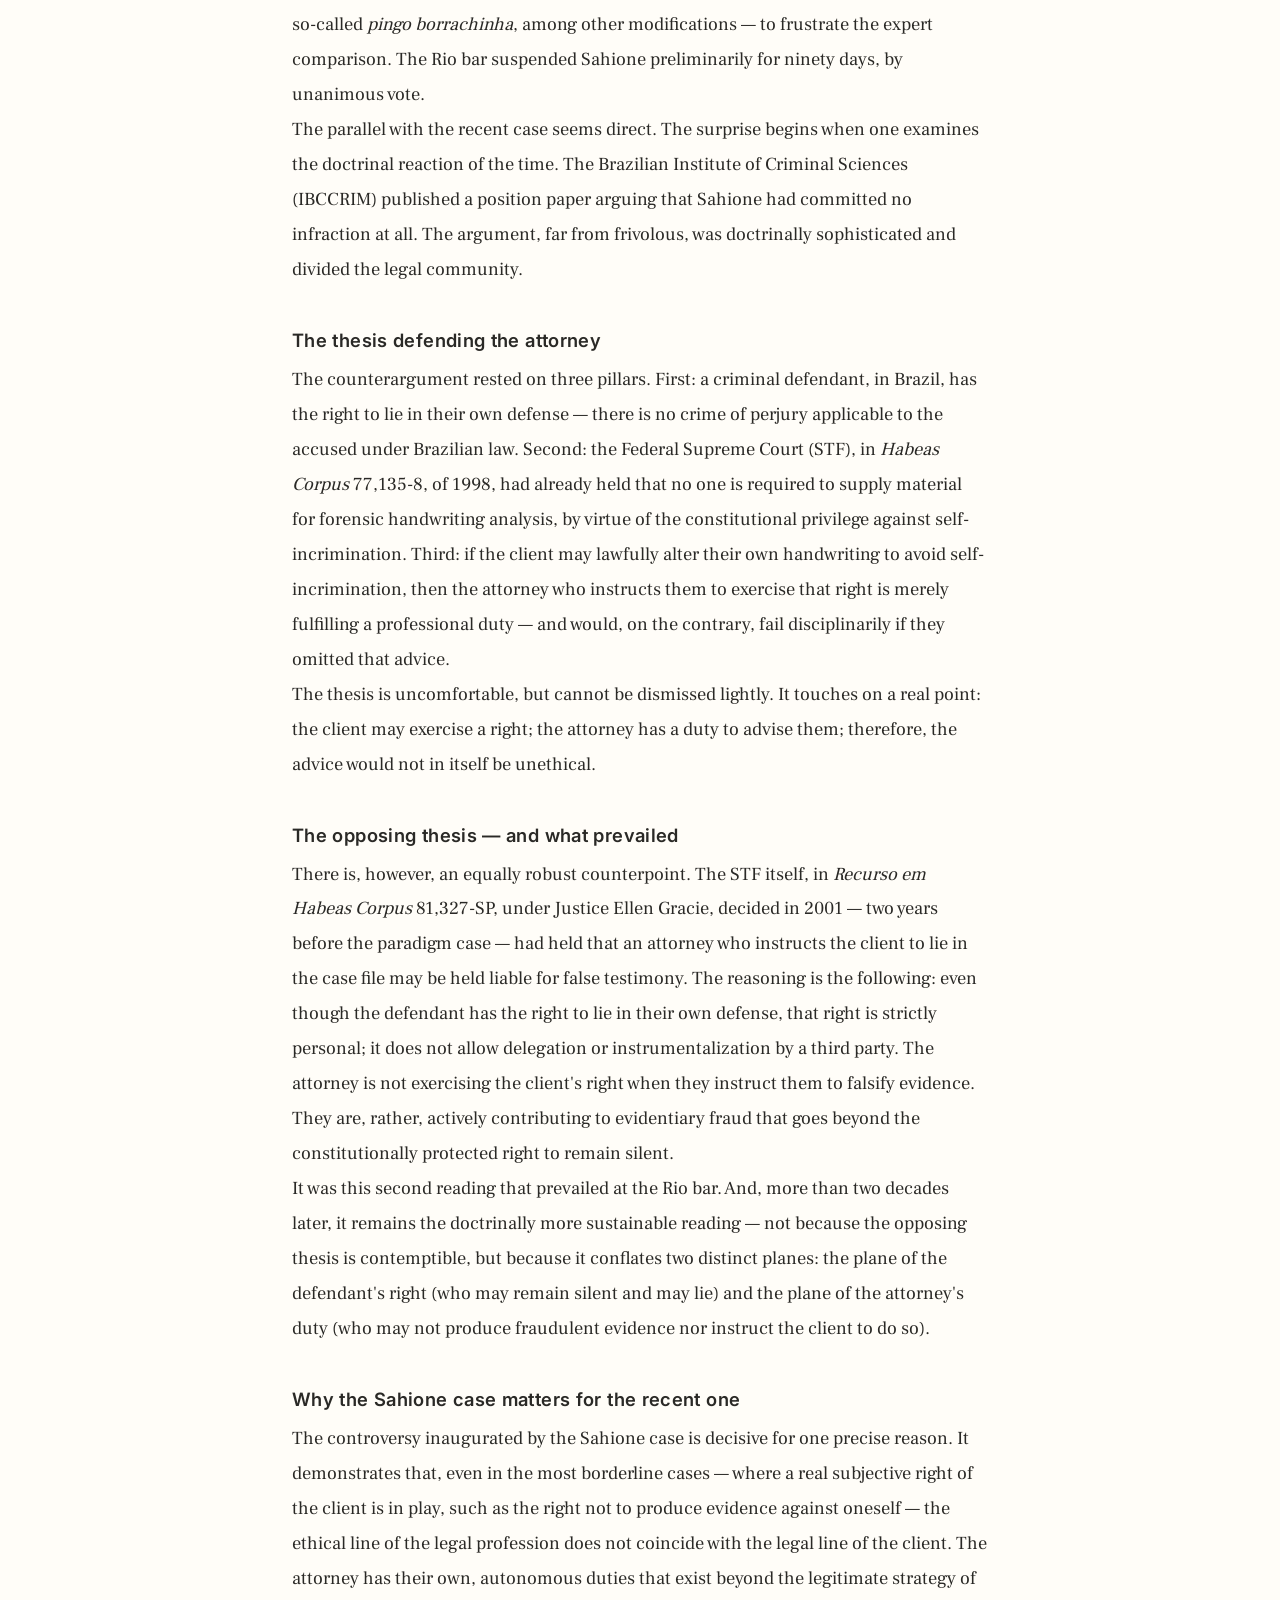
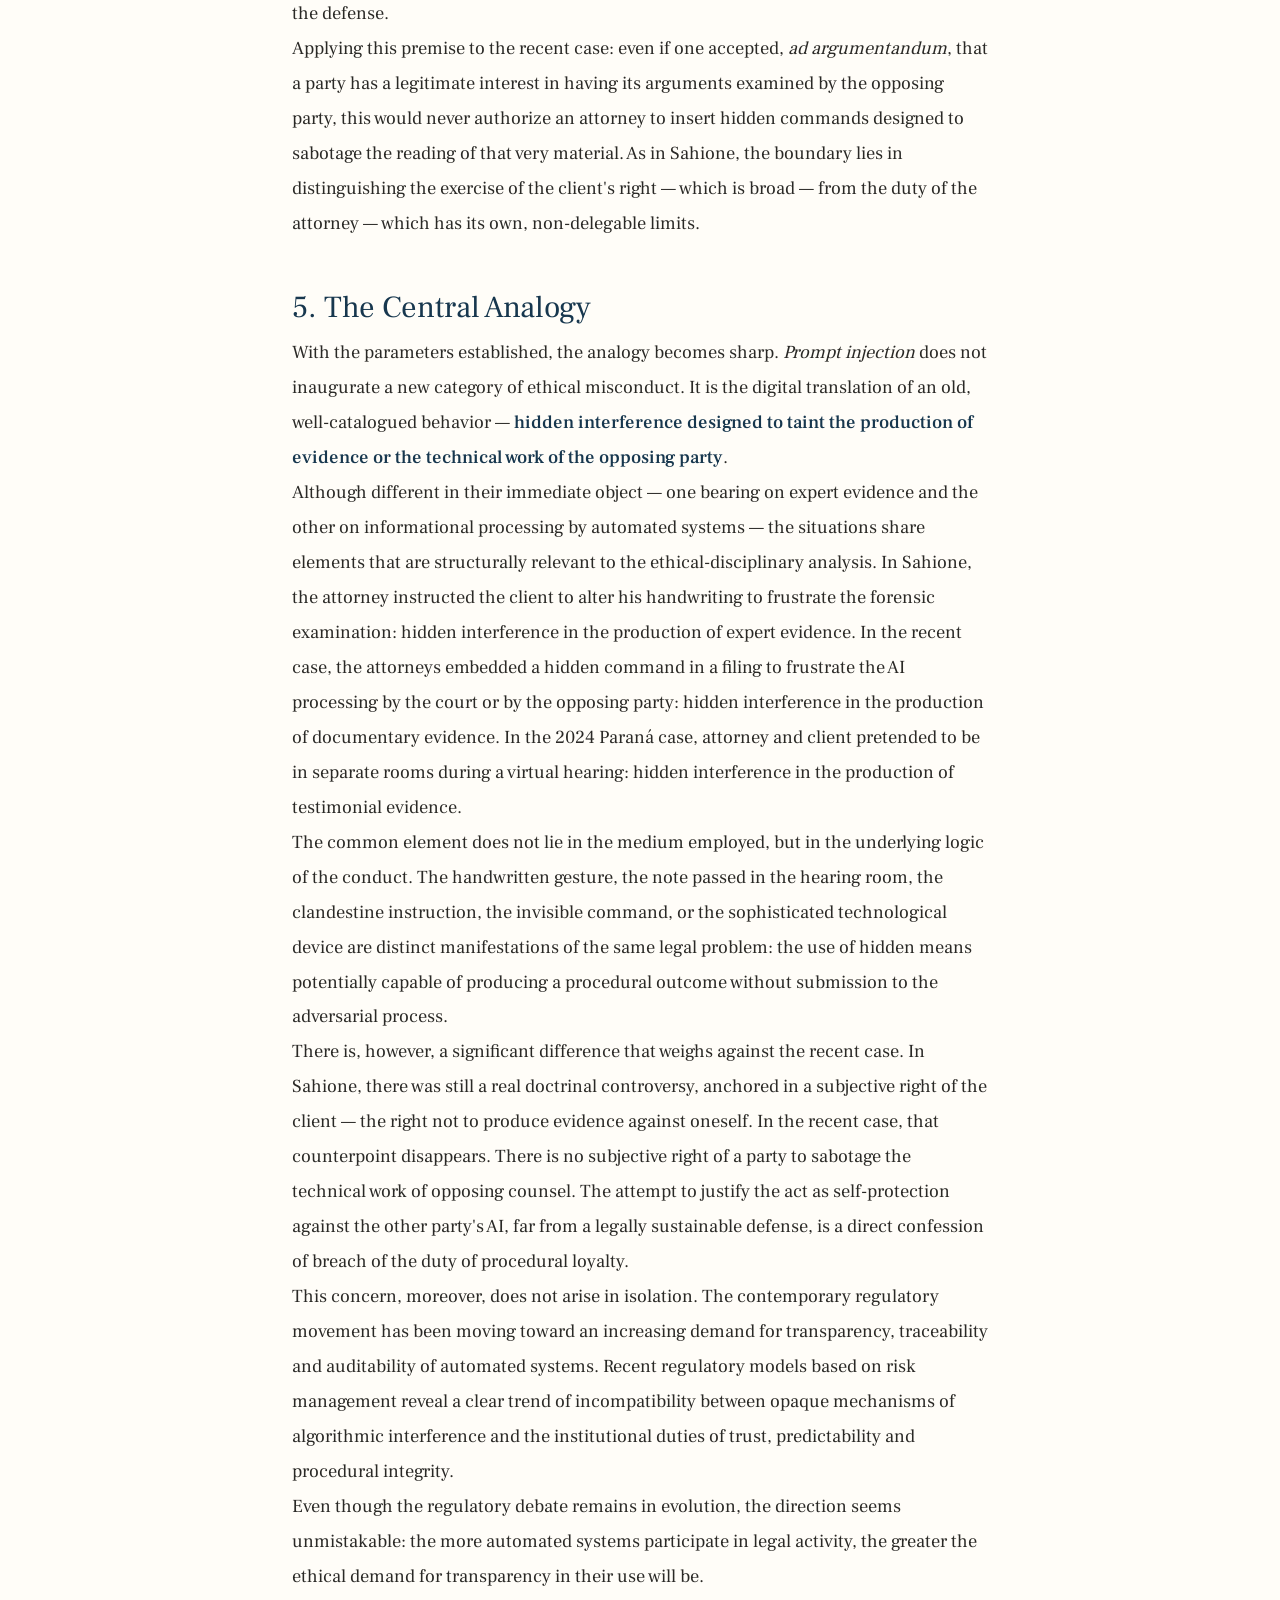
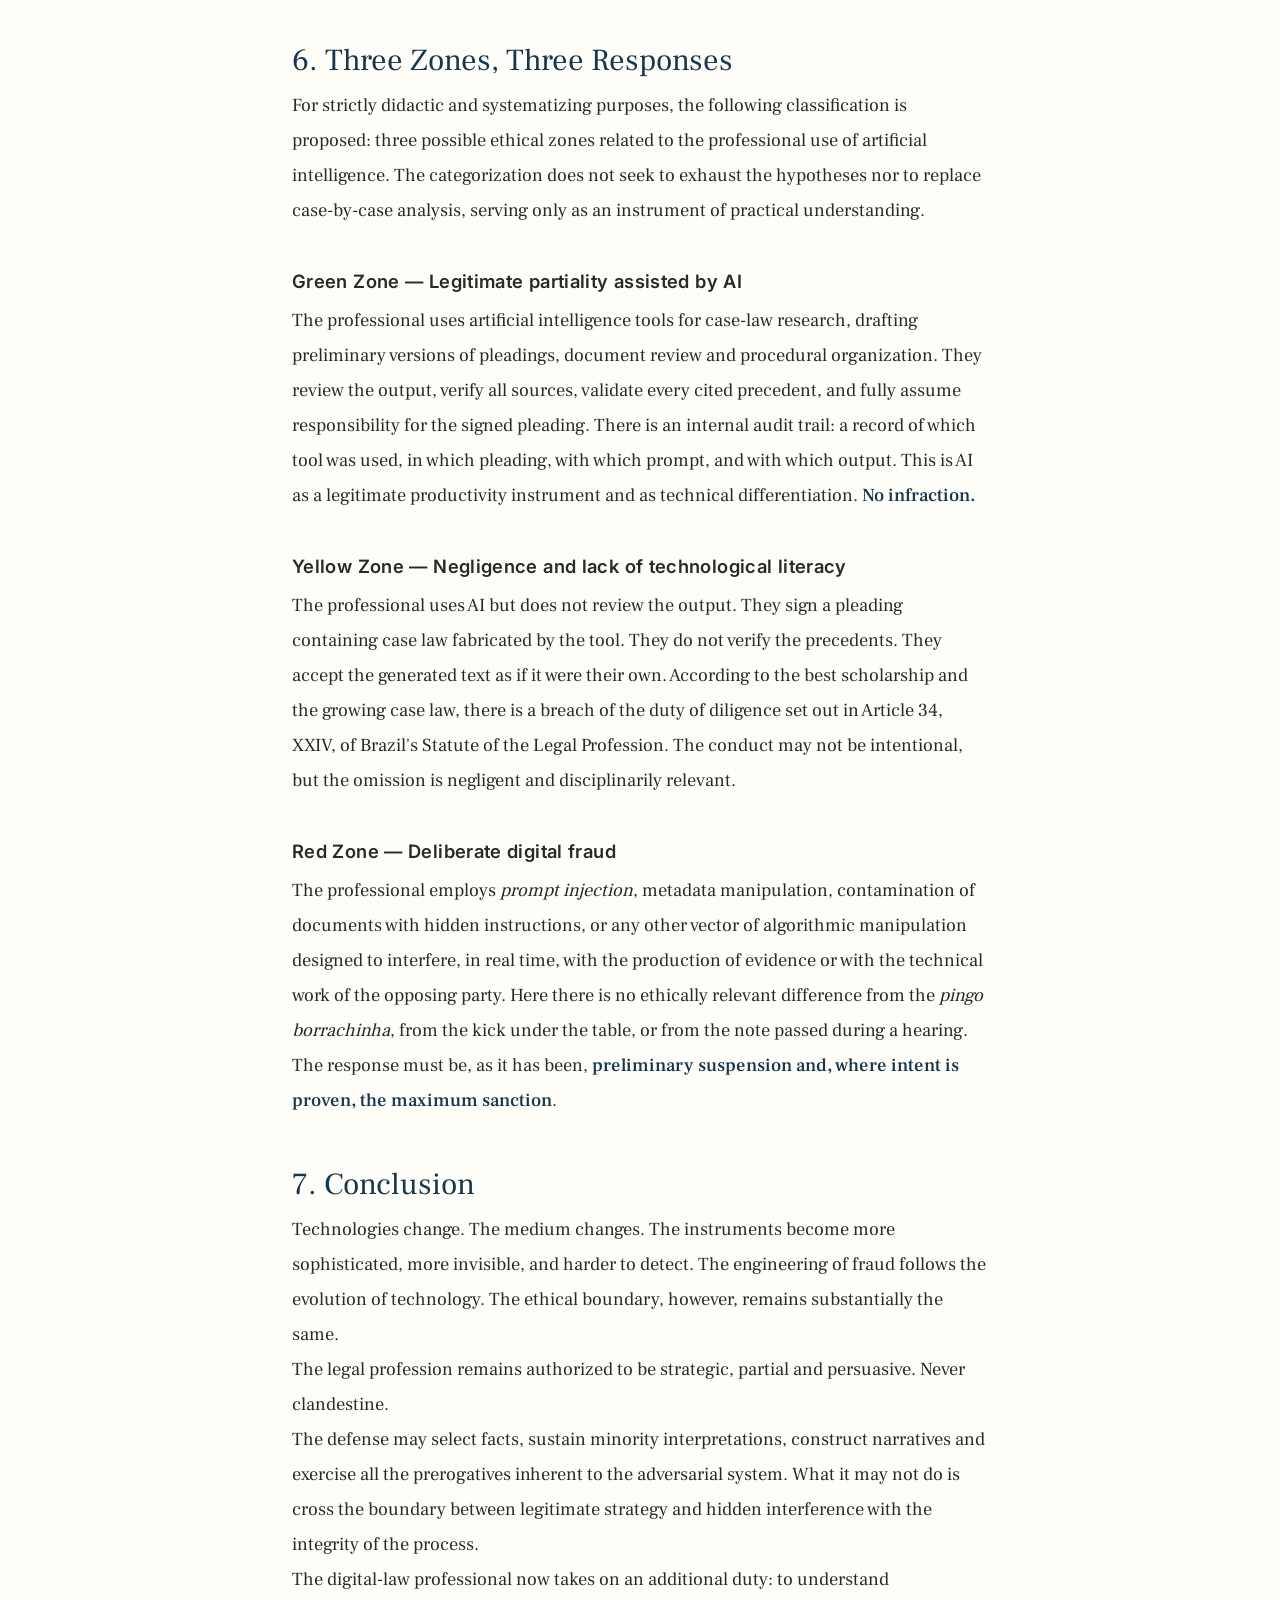
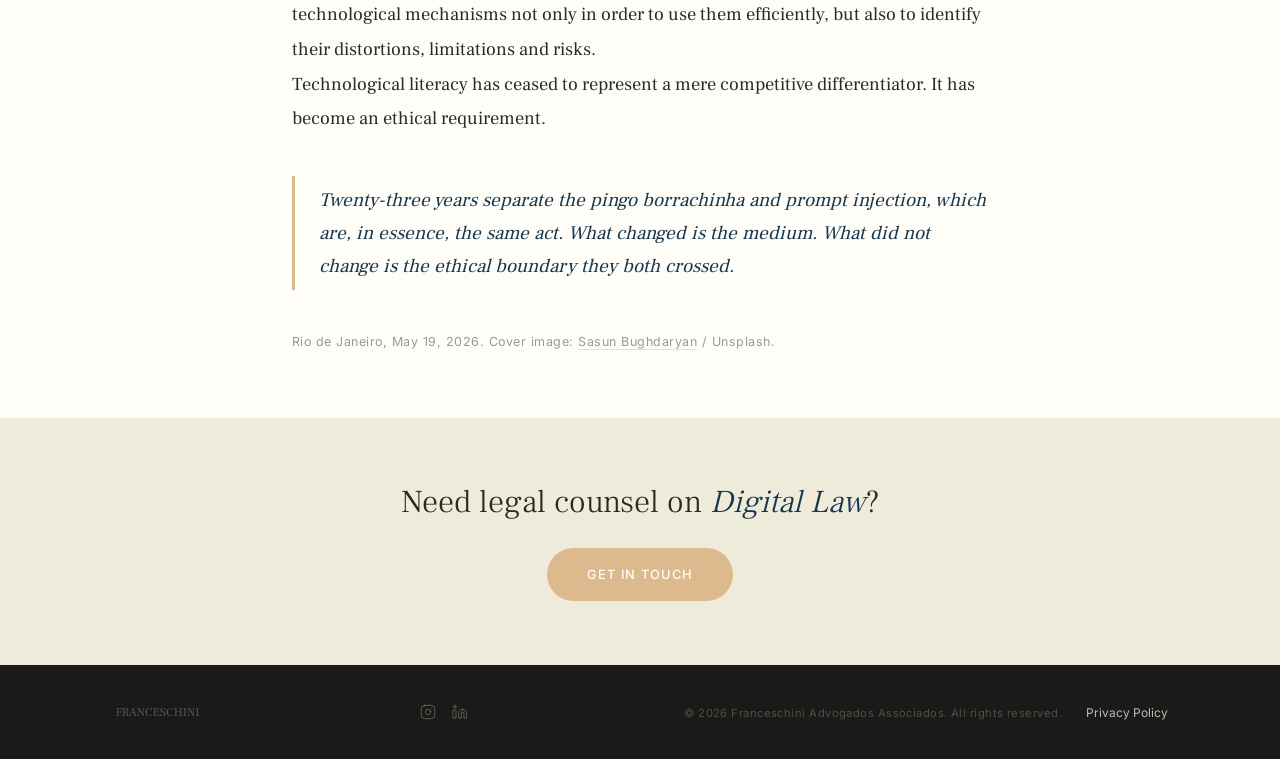
<file: en/articles/pingo-borrachinha-to-prompt-injection.html>
<!DOCTYPE html>
<html lang="en">
<head>
  <meta charset="UTF-8">
  <meta name="viewport" content="width=device-width, initial-scale=1.0">

  <title>From Pingo Borrachinha to Prompt Injection: The Ethical Limits of Client Defense, Twenty-Three Years Later | Helem Franceschini</title>
  <meta name="description" content="By Helem Franceschini: a comparative analysis of the 2003 Sahione case and the 2026 prompt injection scandal in court filings — where zealous defense ends and procedural fraud begins.">
  <meta name="author" content="Helem Franceschini">
  <meta name="robots" content="index, follow, max-image-preview:large, max-snippet:-1">
  <meta name="keywords" content="prompt injection, legal ethics, Brazilian Bar Association, OAB, Sahione, pingo borrachinha, Digital Law, legal AI, procedural fraud, Code of Ethics">

  <link rel="canonical" href="https://www.helemfranceschini.com/en/articles/pingo-borrachinha-to-prompt-injection.html">

  <!-- Open Graph -->
  <meta property="og:type" content="article">
  <meta property="og:locale" content="en_US">
  <meta property="og:title" content="From Pingo Borrachinha to Prompt Injection: The Ethical Limits of Client Defense, Twenty-Three Years Later">
  <meta property="og:description" content="A comparative analysis of the 2003 Sahione case and the 2026 prompt injection scandal in court filings — where zealous defense ends and procedural fraud begins.">
  <meta property="og:url" content="https://www.helemfranceschini.com/en/articles/pingo-borrachinha-to-prompt-injection.html">
  <meta property="og:site_name" content="Helem Franceschini">
  <meta property="og:image" content="https://www.helemfranceschini.com/assets/images/articles/do-pingo-borrachinha-ao-prompt-injection-1600w.jpg">
  <meta property="og:image:width" content="1600">
  <meta property="og:image:height" content="900">
  <meta property="article:published_time" content="2026-05-20T00:00:00-03:00">
  <meta property="article:author" content="Helem Franceschini">
  <meta property="article:section" content="Digital Law">
  <meta property="article:tag" content="Prompt Injection">
  <meta property="article:tag" content="Legal Ethics">
  <meta property="article:tag" content="OAB">
  <meta property="article:tag" content="Legal AI">
  <meta property="article:tag" content="Procedural Fraud">

  <!-- Twitter Card -->
  <meta name="twitter:card" content="summary_large_image">
  <meta name="twitter:title" content="From Pingo Borrachinha to Prompt Injection">
  <meta name="twitter:description" content="The ethical limits of client defense, twenty-three years later — a comparative analysis of the Sahione case and prompt injection.">
  <meta name="twitter:image" content="https://www.helemfranceschini.com/assets/images/articles/do-pingo-borrachinha-ao-prompt-injection-1600w.jpg">

  <!-- Favicon & Theme -->
  <link rel="icon" href="/assets/logos/icon.svg" type="image/svg+xml">
  <meta name="theme-color" content="#17374E">

  <!-- hreflang -->
  <link rel="alternate" hreflang="pt-BR" href="https://www.helemfranceschini.com/artigos/do-pingo-borrachinha-ao-prompt-injection.html">
  <link rel="alternate" hreflang="en" href="https://www.helemfranceschini.com/en/articles/pingo-borrachinha-to-prompt-injection.html">
  <link rel="alternate" hreflang="x-default" href="https://www.helemfranceschini.com/artigos/do-pingo-borrachinha-ao-prompt-injection.html">

  <!-- Structured Data — BlogPosting -->
  <script type="application/ld+json">
  {
    "@context": "https://schema.org",
    "@type": "BlogPosting",
    "headline": "From Pingo Borrachinha to Prompt Injection: The Ethical Limits of Client Defense, Twenty-Three Years Later",
    "description": "A comparative analysis of the 2003 Sahione case and the 2026 prompt injection scandal in court filings — where zealous defense ends and procedural fraud begins.",
    "image": "https://www.helemfranceschini.com/assets/images/articles/do-pingo-borrachinha-ao-prompt-injection-1600w.jpg",
    "datePublished": "2026-05-20",
    "dateModified": "2026-05-21",
    "inLanguage": "en",
    "mainEntityOfPage": {
      "@type": "WebPage",
      "@id": "https://www.helemfranceschini.com/en/articles/pingo-borrachinha-to-prompt-injection.html"
    },
    "author": {
      "@type": "Person",
      "name": "Helem Franceschini",
      "url": "https://www.helemfranceschini.com",
      "jobTitle": "Attorney, Digital Law specialist",
      "sameAs": [
        "https://www.instagram.com/helemfranceschini",
        "https://www.linkedin.com/in/helem-franceschini-45b18839"
      ]
    },
    "publisher": {
      "@type": "Organization",
      "name": "Franceschini Advogados Associados",
      "url": "https://www.helemfranceschini.com",
      "logo": {
        "@type": "ImageObject",
        "url": "https://www.helemfranceschini.com/assets/logos/icon.svg"
      }
    },
    "articleSection": "Digital Law",
    "keywords": "prompt injection, legal ethics, Brazilian Bar Association, OAB, Sahione, pingo borrachinha, legal AI, procedural fraud, Code of Ethics"
  }
  </script>

  <!-- Fonts -->
  <link rel="preconnect" href="https://fonts.googleapis.com">
  <link rel="preconnect" href="https://fonts.gstatic.com" crossorigin>
  <link href="https://fonts.googleapis.com/css2?family=Frank+Ruhl+Libre:wght@300;400;500&family=Inter:wght@400;500;600;700&display=swap" rel="stylesheet">

  <link rel="stylesheet" href="/css/style.css">
</head>
<body>

  <a href="#content" class="skip-link">Skip to content</a>

  <!-- NAVIGATION -->
  <header>
    <nav class="nav" id="nav" aria-label="Main navigation">
      <div class="nav-inner">
        <a href="/en/" class="nav-logo" aria-label="Helem Franceschini — Home">
          <span class="nav-logo-text">Helem Franceschini</span>
        </a>
        <div class="nav-links">
          <a href="/en/" class="nav-link">Home</a>
          <a href="/en/#about" class="nav-link">About</a>
          <a href="/en/#firm" class="nav-link">Firm</a>
          <a href="/en/#practice" class="nav-link">Practice</a>
          <a href="/en/#speaking" class="nav-link">Speaking</a>
          <a href="/en/articles/" class="nav-link active">Articles</a>
          <a href="/en/#contact" class="nav-link">Contact</a>
          <a href="/artigos/do-pingo-borrachinha-ao-prompt-injection.html" class="nav-link nav-lang" hreflang="pt-BR" lang="pt-BR" aria-label="Versão em português">PT</a>
          <div class="nav-socials">
            <a href="https://www.instagram.com/helemfranceschini" class="nav-social" aria-label="Instagram" target="_blank" rel="noopener noreferrer">
              <svg width="16" height="16" viewBox="0 0 24 24" fill="none" stroke="currentColor" stroke-width="1.5" stroke-linecap="round" stroke-linejoin="round" aria-hidden="true"><rect x="2" y="2" width="20" height="20" rx="5" ry="5"/><path d="m16 11.37A4 4 0 1 1 12.63 8 4 4 0 0 1 16 11.37z"/><line x1="17.5" y1="6.5" x2="17.51" y2="6.5"/></svg>
            </a>
            <a href="https://www.linkedin.com/in/helem-franceschini-45b18839" class="nav-social" aria-label="LinkedIn" target="_blank" rel="noopener noreferrer">
              <svg width="16" height="16" viewBox="0 0 24 24" fill="none" stroke="currentColor" stroke-width="1.5" stroke-linecap="round" stroke-linejoin="round" aria-hidden="true"><path d="M16 8a6 6 0 0 1 6 6v7h-4v-7a2 2 0 0 0-2-2 2 2 0 0 0-2 2v7h-4v-7a6 6 0 0 1 6-6z"/><rect x="2" y="9" width="4" height="12"/><circle cx="4" cy="4" r="2"/></svg>
            </a>
          </div>
        </div>
        <button class="nav-toggle" id="navToggle" aria-label="Open navigation menu" aria-expanded="false" onclick="this.classList.toggle('open');var m=document.getElementById('mobileMenu');m.classList.toggle('open');var o=m.classList.contains('open');document.body.style.overflow=o?'hidden':'';this.setAttribute('aria-expanded',o?'true':'false');">
          <span></span>
          <span></span>
        </button>
      </div>
    </nav>
  </header>

  <!-- MOBILE MENU -->
  <div class="mobile-menu" id="mobileMenu" role="dialog" aria-label="Navigation menu">
    <a href="/en/" class="mobile-link">Home</a>
    <a href="/en/#about" class="mobile-link">About</a>
    <a href="/en/#firm" class="mobile-link">Firm</a>
    <a href="/en/#practice" class="mobile-link">Practice</a>
    <a href="/en/#speaking" class="mobile-link">Speaking</a>
    <a href="/en/articles/" class="mobile-link">Articles</a>
    <a href="/en/#contact" class="mobile-link">Contact</a>
    <a href="/artigos/do-pingo-borrachinha-ao-prompt-injection.html" class="mobile-link mobile-lang" hreflang="pt-BR" lang="pt-BR" aria-label="Versão em português">PT — Versão em português</a>
    <div class="mobile-socials">
      <a href="https://www.instagram.com/helemfranceschini" class="mobile-social" aria-label="Instagram" target="_blank" rel="noopener noreferrer">
        <svg width="20" height="20" viewBox="0 0 24 24" fill="none" stroke="currentColor" stroke-width="1.5" stroke-linecap="round" stroke-linejoin="round" aria-hidden="true"><rect x="2" y="2" width="20" height="20" rx="5" ry="5"/><path d="m16 11.37A4 4 0 1 1 12.63 8 4 4 0 0 1 16 11.37z"/><line x1="17.5" y1="6.5" x2="17.51" y2="6.5"/></svg>
      </a>
      <a href="https://www.linkedin.com/in/helem-franceschini-45b18839" class="mobile-social" aria-label="LinkedIn" target="_blank" rel="noopener noreferrer">
        <svg width="20" height="20" viewBox="0 0 24 24" fill="none" stroke="currentColor" stroke-width="1.5" stroke-linecap="round" stroke-linejoin="round" aria-hidden="true"><path d="M16 8a6 6 0 0 1 6 6v7h-4v-7a2 2 0 0 0-2-2 2 2 0 0 0-2 2v7h-4v-7a6 6 0 0 1 6-6z"/><rect x="2" y="9" width="4" height="12"/><circle cx="4" cy="4" r="2"/></svg>
      </a>
    </div>
  </div>

  <main id="content">

    <!-- ARTICLE HERO -->
    <article>
      <header class="article-hero">
        <div class="article-hero-cover" aria-hidden="true">
          <picture>
            <source type="image/webp" srcset="/assets/images/articles/do-pingo-borrachinha-ao-prompt-injection-800w.webp 800w, /assets/images/articles/do-pingo-borrachinha-ao-prompt-injection-1600w.webp 1600w" sizes="100vw">
            <img src="/assets/images/articles/do-pingo-borrachinha-ao-prompt-injection-1600w.jpg" srcset="/assets/images/articles/do-pingo-borrachinha-ao-prompt-injection-800w.jpg 800w, /assets/images/articles/do-pingo-borrachinha-ao-prompt-injection-1600w.jpg 1600w" sizes="100vw" alt="" width="1600" height="900" fetchpriority="high">
          </picture>
        </div>
        <div class="article-hero-overlay"></div>
        <div class="container">
          <div class="article-hero-eyebrow">Digital Law</div>
          <h1 class="article-hero-title">From <em>Pingo Borrachinha</em> to Prompt Injection: The Ethical Limits of Client Defense, Twenty-Three Years Later</h1>
          <div class="article-hero-meta">
            <span class="article-hero-meta-author">By Helem Franceschini</span>
            <span class="article-hero-meta-dot" aria-hidden="true"></span>
            <time datetime="2026-05-20">May 20, 2026</time>
            <span class="article-hero-meta-dot" aria-hidden="true"></span>
            <span>15 min read</span>
          </div>
        </div>
      </header>

      <!-- ARTICLE BODY -->
      <section class="article-body">
        <div class="container">

          <a href="/en/articles/" class="article-back">All articles</a>

          <p class="article-lead">
            Does the recent case of two Brazilian attorneys suspended for embedding a <em>prompt injection</em> in a court filing inaugurate a new kind of ethical violation? This article argues that it does not. The medium is new — white pixel on white pixel, an instruction invisible to the human eye but readable by artificial intelligence systems. The underlying conduct, however, repeats a pattern that the Brazilian disciplinary tradition has been governing for decades. Twenty-three years separate the <em>pingo borrachinha</em> from the <em>prompt injection</em>. The ethical boundary they crossed is exactly the same.
          </p>

          <div class="article-prose">

            <h2>1. The Question That Returns</h2>
            <p>Some episodes seem unprecedented and in fact merely repeat, in new attire, an old controversy. The recent case in which two attorneys at a labor court in northern Brazil were preliminarily suspended by their state bar after inserting a hidden command in a complaint — text in white font on a white background, invisible to the human eye but readable by artificial intelligence systems — is exemplary of that repetition. The technique goes by the English name <em>prompt injection</em>. Its repercussion was nationwide. There was an immediate institutional reaction to the episode, given the perception of its potential ethical-disciplinary relevance.</p>
            <p>The institutional reaction, however, owed more to the perception, even intuitive, that something familiar had occurred than to any technological novelty. This was not, after all, a new category of ethical misconduct. It was a technological manifestation of something well known to the Brazilian disciplinary tradition — something that has, in fact, a famous precedent. In 2003, hidden cameras from the Jornal Nacional newscast captured the seasoned Rio criminal defense attorney Clóvis Sahione instructing his client, then under investigation in a scheme involving the illegal transfer of foreign currency to a Swiss bank, to deliberately alter his handwriting before the upcoming forensic handwriting examination. The instruction was immortalized in the press by the name of the gesture suggested: the <strong><em>pingo borrachinha</em></strong> — the "little eraser dot," a round, ball-shaped dot over the letter <em>i</em>. The Rio chapter of the Brazilian Bar Association (OAB-RJ) suspended the attorney preliminarily for ninety days, in a unanimous 34-to-0 vote.</p>
            <p>Twenty-three years separate the two episodes. The medium has changed — from paper to the XML layer of the electronic filing, from the handwritten gesture to white pixel over white pixel. The underlying question, however, is the same. Where does zealous defense end — with all its persuasive rhetoric, its tactical omissions and selective emphases — and where does procedural fraud begin? That is the subject of this article.</p>
            <p>It should be noted, from the outset, that the analysis proposed here does not seek to anticipate any definitive judgment about the disciplinary liability of professionals possibly involved in specific cases, nor to replace the regular investigation by the competent bodies. The episode mentioned is taken as an academic object for its theoretical relevance and because it raises a broader question: identifying the ethical limits of professional conduct in the face of new technologies. The interest of the case lies less in the people involved and more in the legal structure of the conduct being debated.</p>

            <h2>2. What the Defense May Do: Legitimate Partiality</h2>
            <p>The question is uncomfortable because it attacks a rarely articulated premise. An attorney, when drafting a complaint or answer, has no duty to present all the facts. They select, emphasize, qualify, omit what does not serve the theory of the case, contradict the opposing party's version, and advance interpretations they know to be minority positions. None of this is unethical, unlawful, or disciplinarily punishable. On the contrary, it is what is expected of a good professional. Partial advocacy is the very essence of the adversarial system.</p>
            <p>This legitimate partiality manifests itself in at least six dimensions recognized by Brazilian scholarship and by consolidated disciplinary practice:</p>
            <ul>
              <li><strong>Factual selection.</strong> The attorney chooses which facts to narrate, in what order, with what emphasis. Omitting unfavorable facts, whose disclosure is not required by law, is not lying. It is strategy.</li>
              <li><strong>Alternative legal characterization.</strong> Asserting, over the same facts, a legal framework different from that of the opposing party is a legitimate exercise of legal interpretation.</li>
              <li><strong>Contradicting the opposing version.</strong> Denying facts asserted by the other party, even with internal doubts about procedural truth, is a rule of the adversarial system. The process is, by design, dialectical.</li>
              <li><strong>Defense of minority positions.</strong> Sustaining an interpretation contrary to the prevailing view is a professional prerogative and contributes to the evolution of the law.</li>
              <li><strong>Rhetorical emphasis.</strong> Qualifying, dramatizing, constructing a persuasive narrative, appealing to constitutional principles when the case is merely patrimonial — all of these are argumentative techniques. None is fraud.</li>
              <li><strong>Preparing the client and the witness.</strong> Advising on procedure, demeanor, attire, calmness and focus — an accepted and essential function of the legal profession, recognized including by Formal Opinion 508, of 2023, of the <em>American Bar Association</em> (ABA) Standing Committee on Ethics and Professional Responsibility.</li>
            </ul>
            <p>These six dimensions make up the legitimate partiality of counsel. They are protected by the right to a full defense, by the adversarial principle and by the functional independence of the legal profession. None of them is what is at issue when we speak of <em>prompt injection</em> or of the <em>pingo borrachinha</em>.</p>

            <h2>3. Where Partiality Becomes Fraud</h2>
            <p>The ethical line does not lie in partiality. It lies in three elements that, when present, transform legal advocacy into disciplinary misconduct: material falsity, illegitimate interference with the means of proof, and breach of procedural loyalty toward the opposing party.</p>

            <h3>3.1. Material falsity</h3>
            <p>It is one thing to omit an unfavorable fact; quite another to assert a false fact. It is one thing to characterize a document differently; quite another to file an altered document. It is one thing to advance a minority position; quite another to cite a non-existent precedent — a growing phenomenon in cases of case law fabricated by generative AI, which the Superior Electoral Court and the Superior Court of Justice have been repeatedly sanctioning. The line here is simple: <strong>the defense may do anything within the truth. Nothing within the false.</strong></p>

            <h3>3.2. Illegitimate interference with the means of proof</h3>
            <p>This is where the richest precedents of the analog era reside, and where the analogy with <em>prompt injection</em> becomes most revealing. The Brazilian disciplinary case law of the last two decades offers at least three paradigmatic episodes.</p>
            <p>In 2005, in a high-profile labor case involving a technology multinational, a recorded tape captured the company's director and an attorney from a renowned firm coaching employees on how to answer the court during a hearing, defining both the tone and the content of their answers. At the time, the chair of the relevant bar association's ethics tribunal noted that a coached witness no longer testifies according to their own knowledge — their statements become tainted, and the attorney who acts in this way works against the administration of justice.</p>
            <p>In 2016, a labor court in Rio Grande do Sul fined a plaintiff for bad-faith litigation after her attorney was filmed, minutes before the hearing, instructing a witness on the specific content of the testimony — work hours, schedules, recurrence. The regional court upheld the fine and referred the matter to the OAB for ethical-disciplinary review, recognizing a direct affront to the duties of procedural loyalty, good faith and the dignity of the justice system.</p>
            <p>In 2024, a virtual hearing before the Labor Justice system in Paraná was suspended after the judge suspected that the attorney and the client were in the same room — even though their cameras suggested separate environments. Pressed to inspect the space, the defendant literally hid under the table. The episode was captured by the camera itself. The regional court referred the matter to the local bar to investigate the attempt to mislead the court.</p>
            <p>To these episodes one may add the classic examples catalogued by the ABA: winking at a witness during trial, kicking the witness's leg under the table, passing notes during the proceeding — any non-verbal gesture designed to direct answers in real time. In all of them, the structure is constant. There is a <strong>hidden element</strong> — a gesture, a note, a whisper, an instruction — designed to interfere, in real time, with the production of evidence or with the technical work of opposing counsel, through a channel invisible to the court and to the other party.</p>
            <p>There is an argument that deserves careful examination. In a scenario in which law firms, legal departments and courts are increasingly incorporating automated tools for reading and processing documents, one could argue for the existence of a legitimate concern about the indiscriminate use of such technologies by the opposing party. From that angle, invisible mechanisms of interference could be presented as a form of technological self-protection.</p>
            <p>The concern, though real, does not authorize any mechanism of reaction. The legal system has always distinguished legitimate measures of self-protection from hidden expedients designed to clandestinely interfere with the technical work of the opposing party. The problem, therefore, does not lie in the concern about technology, but in the means employed.</p>

            <h3>3.3. Breach of loyalty toward the opposing party</h3>
            <p>The duty of procedural loyalty, set out in Article 2, sole paragraph, II, of the OAB's Code of Ethics and Discipline, and in Articles 5 and 6 of Brazil's Code of Civil Procedure, is not owed to the court alone. It is owed equally to the opposing party, to the attorneys on the other side and to the justice system as a whole. It is precisely on this point that the defense advanced in the recent case fails most clearly — the argument that the hidden command was meant to reach not the judge, but the opposing party's response. Sabotaging the technical work of another attorney, by any means, is a fraud as grave as misleading the court. The attempted semantic retraction, far from mitigating, aggravates the conduct.</p>

            <h2>4. The Sahione Case and the Doctrinal Controversy It Inaugurated</h2>
            <p>We must now return to the famous 2003 precedent. It is the closest analog paradigm to the recent case and offers a doctrinal lesson that should not be lost.</p>
            <p><strong>The facts, in summary.</strong> Clóvis Sahione, then 65 years old, a Rio criminal defense attorney with a long career, was representing tax inspectors accused of involvement in a bribery and illegal currency-transfer scheme — more than thirty million dollars wired to a Swiss bank. The court ordered a forensic handwriting examination to compare the clients' handwriting with the records used to open the offshore accounts. Hidden cameras captured the instruction: that the client alter the way he wrote — making the so-called <em>pingo borrachinha</em>, among other modifications — to frustrate the expert comparison. The Rio bar suspended Sahione preliminarily for ninety days, by unanimous vote.</p>
            <p>The parallel with the recent case seems direct. The surprise begins when one examines the doctrinal reaction of the time. The Brazilian Institute of Criminal Sciences (IBCCRIM) published a position paper arguing that Sahione had committed no infraction at all. The argument, far from frivolous, was doctrinally sophisticated and divided the legal community.</p>

            <h3>The thesis defending the attorney</h3>
            <p>The counterargument rested on three pillars. First: a criminal defendant, in Brazil, has the right to lie in their own defense — there is no crime of perjury applicable to the accused under Brazilian law. Second: the Federal Supreme Court (STF), in <em>Habeas Corpus</em> 77,135-8, of 1998, had already held that no one is required to supply material for forensic handwriting analysis, by virtue of the constitutional privilege against self-incrimination. Third: if the client may lawfully alter their own handwriting to avoid self-incrimination, then the attorney who instructs them to exercise that right is merely fulfilling a professional duty — and would, on the contrary, fail disciplinarily if they omitted that advice.</p>
            <p>The thesis is uncomfortable, but cannot be dismissed lightly. It touches on a real point: the client may exercise a right; the attorney has a duty to advise them; therefore, the advice would not in itself be unethical.</p>

            <h3>The opposing thesis — and what prevailed</h3>
            <p>There is, however, an equally robust counterpoint. The STF itself, in <em>Recurso em Habeas Corpus</em> 81,327-SP, under Justice Ellen Gracie, decided in 2001 — two years before the paradigm case — had held that an attorney who instructs the client to lie in the case file may be held liable for false testimony. The reasoning is the following: even though the defendant has the right to lie in their own defense, that right is strictly personal; it does not allow delegation or instrumentalization by a third party. The attorney is not exercising the client's right when they instruct them to falsify evidence. They are, rather, actively contributing to evidentiary fraud that goes beyond the constitutionally protected right to remain silent.</p>
            <p>It was this second reading that prevailed at the Rio bar. And, more than two decades later, it remains the doctrinally more sustainable reading — not because the opposing thesis is contemptible, but because it conflates two distinct planes: the plane of the defendant's right (who may remain silent and may lie) and the plane of the attorney's duty (who may not produce fraudulent evidence nor instruct the client to do so).</p>

            <h3>Why the Sahione case matters for the recent one</h3>
            <p>The controversy inaugurated by the Sahione case is decisive for one precise reason. It demonstrates that, even in the most borderline cases — where a real subjective right of the client is in play, such as the right not to produce evidence against oneself — the ethical line of the legal profession does not coincide with the legal line of the client. The attorney has their own, autonomous duties that exist beyond the legitimate strategy of the defense.</p>
            <p>Applying this premise to the recent case: even if one accepted, <em>ad argumentandum</em>, that a party has a legitimate interest in having its arguments examined by the opposing party, this would never authorize an attorney to insert hidden commands designed to sabotage the reading of that very material. As in Sahione, the boundary lies in distinguishing the exercise of the client's right — which is broad — from the duty of the attorney — which has its own, non-delegable limits.</p>

            <h2>5. The Central Analogy</h2>
            <p>With the parameters established, the analogy becomes sharp. <em>Prompt injection</em> does not inaugurate a new category of ethical misconduct. It is the digital translation of an old, well-catalogued behavior — <strong>hidden interference designed to taint the production of evidence or the technical work of the opposing party</strong>.</p>
            <p>Although different in their immediate object — one bearing on expert evidence and the other on informational processing by automated systems — the situations share elements that are structurally relevant to the ethical-disciplinary analysis. In Sahione, the attorney instructed the client to alter his handwriting to frustrate the forensic examination: hidden interference in the production of expert evidence. In the recent case, the attorneys embedded a hidden command in a filing to frustrate the AI processing by the court or by the opposing party: hidden interference in the production of documentary evidence. In the 2024 Paraná case, attorney and client pretended to be in separate rooms during a virtual hearing: hidden interference in the production of testimonial evidence.</p>
            <p>The common element does not lie in the medium employed, but in the underlying logic of the conduct. The handwritten gesture, the note passed in the hearing room, the clandestine instruction, the invisible command, or the sophisticated technological device are distinct manifestations of the same legal problem: the use of hidden means potentially capable of producing a procedural outcome without submission to the adversarial process.</p>
            <p>There is, however, a significant difference that weighs against the recent case. In Sahione, there was still a real doctrinal controversy, anchored in a subjective right of the client — the right not to produce evidence against oneself. In the recent case, that counterpoint disappears. There is no subjective right of a party to sabotage the technical work of opposing counsel. The attempt to justify the act as self-protection against the other party's AI, far from a legally sustainable defense, is a direct confession of breach of the duty of procedural loyalty.</p>
            <p>This concern, moreover, does not arise in isolation. The contemporary regulatory movement has been moving toward an increasing demand for transparency, traceability and auditability of automated systems. Recent regulatory models based on risk management reveal a clear trend of incompatibility between opaque mechanisms of algorithmic interference and the institutional duties of trust, predictability and procedural integrity.</p>
            <p>Even though the regulatory debate remains in evolution, the direction seems unmistakable: the more automated systems participate in legal activity, the greater the ethical demand for transparency in their use will be.</p>

            <h2>6. Three Zones, Three Responses</h2>
            <p>For strictly didactic and systematizing purposes, the following classification is proposed: three possible ethical zones related to the professional use of artificial intelligence. The categorization does not seek to exhaust the hypotheses nor to replace case-by-case analysis, serving only as an instrument of practical understanding.</p>

            <h3>Green Zone — Legitimate partiality assisted by AI</h3>
            <p>The professional uses artificial intelligence tools for case-law research, drafting preliminary versions of pleadings, document review and procedural organization. They review the output, verify all sources, validate every cited precedent, and fully assume responsibility for the signed pleading. There is an internal audit trail: a record of which tool was used, in which pleading, with which prompt, and with which output. This is AI as a legitimate productivity instrument and as technical differentiation. <strong>No infraction.</strong></p>

            <h3>Yellow Zone — Negligence and lack of technological literacy</h3>
            <p>The professional uses AI but does not review the output. They sign a pleading containing case law fabricated by the tool. They do not verify the precedents. They accept the generated text as if it were their own. According to the best scholarship and the growing case law, there is a breach of the duty of diligence set out in Article 34, XXIV, of Brazil's Statute of the Legal Profession. The conduct may not be intentional, but the omission is negligent and disciplinarily relevant.</p>

            <h3>Red Zone — Deliberate digital fraud</h3>
            <p>The professional employs <em>prompt injection</em>, metadata manipulation, contamination of documents with hidden instructions, or any other vector of algorithmic manipulation designed to interfere, in real time, with the production of evidence or with the technical work of the opposing party. Here there is no ethically relevant difference from the <em>pingo borrachinha</em>, from the kick under the table, or from the note passed during a hearing. The response must be, as it has been, <strong>preliminary suspension and, where intent is proven, the maximum sanction</strong>.</p>

            <h2>7. Conclusion</h2>
            <p>Technologies change. The medium changes. The instruments become more sophisticated, more invisible, and harder to detect. The engineering of fraud follows the evolution of technology. The ethical boundary, however, remains substantially the same.</p>
            <p>The legal profession remains authorized to be strategic, partial and persuasive. Never clandestine.</p>
            <p>The defense may select facts, sustain minority interpretations, construct narratives and exercise all the prerogatives inherent to the adversarial system. What it may not do is cross the boundary between legitimate strategy and hidden interference with the integrity of the process.</p>
            <p>The digital-law professional now takes on an additional duty: to understand technological mechanisms not only in order to use them efficiently, but also to identify their distortions, limitations and risks.</p>
            <p>Technological literacy has ceased to represent a mere competitive differentiator. It has become an ethical requirement.</p>

            <blockquote>
              Twenty-three years separate the <em>pingo borrachinha</em> and <em>prompt injection</em>, which are, in essence, the same act. What changed is the medium. What did not change is the ethical boundary they both crossed.
            </blockquote>

            <p class="article-credit">Rio de Janeiro, May 19, 2026. Cover image: <a href="https://unsplash.com/@sasun1990" target="_blank" rel="noopener noreferrer">Sasun Bughdaryan</a> / Unsplash.</p>

          </div>
        </div>
      </section>

      <!-- CTA -->
      <section class="article-cta" aria-label="Contact Helem Franceschini">
        <div class="container">
          <div class="article-cta-inner">
            <h2 class="article-cta-title">Need legal counsel on <em>Digital Law</em>?</h2>
            <a href="mailto:helem@helemfranceschini.com?subject=Digital Law — Consultation" class="cta-btn">Get in touch</a>
          </div>
        </div>
      </section>
    </article>
  </main>

  <!-- FOOTER -->
  <footer class="footer" role="contentinfo">
    <div class="container footer-inner">
      <div class="footer-brand">
        <img src="/assets/logos/logotype.svg" alt="Franceschini Advogados Associados" class="footer-logo" width="200" height="16">
      </div>
      <div class="footer-center">
        <div class="footer-socials">
          <a href="https://www.instagram.com/helemfranceschini" class="footer-social-link" aria-label="Instagram" target="_blank" rel="noopener noreferrer">
            <svg width="16" height="16" viewBox="0 0 24 24" fill="none" stroke="currentColor" stroke-width="1.5" stroke-linecap="round" stroke-linejoin="round" aria-hidden="true"><rect x="2" y="2" width="20" height="20" rx="5" ry="5"/><path d="m16 11.37A4 4 0 1 1 12.63 8 4 4 0 0 1 16 11.37z"/><line x1="17.5" y1="6.5" x2="17.51" y2="6.5"/></svg>
          </a>
          <a href="https://www.linkedin.com/in/helem-franceschini-45b18839" class="footer-social-link" aria-label="LinkedIn" target="_blank" rel="noopener noreferrer">
            <svg width="16" height="16" viewBox="0 0 24 24" fill="none" stroke="currentColor" stroke-width="1.5" stroke-linecap="round" stroke-linejoin="round" aria-hidden="true"><path d="M16 8a6 6 0 0 1 6 6v7h-4v-7a2 2 0 0 0-2-2 2 2 0 0 0-2 2v7h-4v-7a6 6 0 0 1 6-6z"/><rect x="2" y="9" width="4" height="12"/><circle cx="4" cy="4" r="2"/></svg>
          </a>
        </div>
      </div>
      <div class="footer-right">
        <span class="footer-text">&copy; 2026 Franceschini Advogados Associados. All rights reserved.</span>
        <a href="/en/privacy.html" class="footer-privacy-link">Privacy Policy</a>
      </div>
    </div>
  </footer>

  <script src="/js/main.js" defer></script>
  <script src="/js/cookies.js" defer></script>
</body>
</html>
</file>
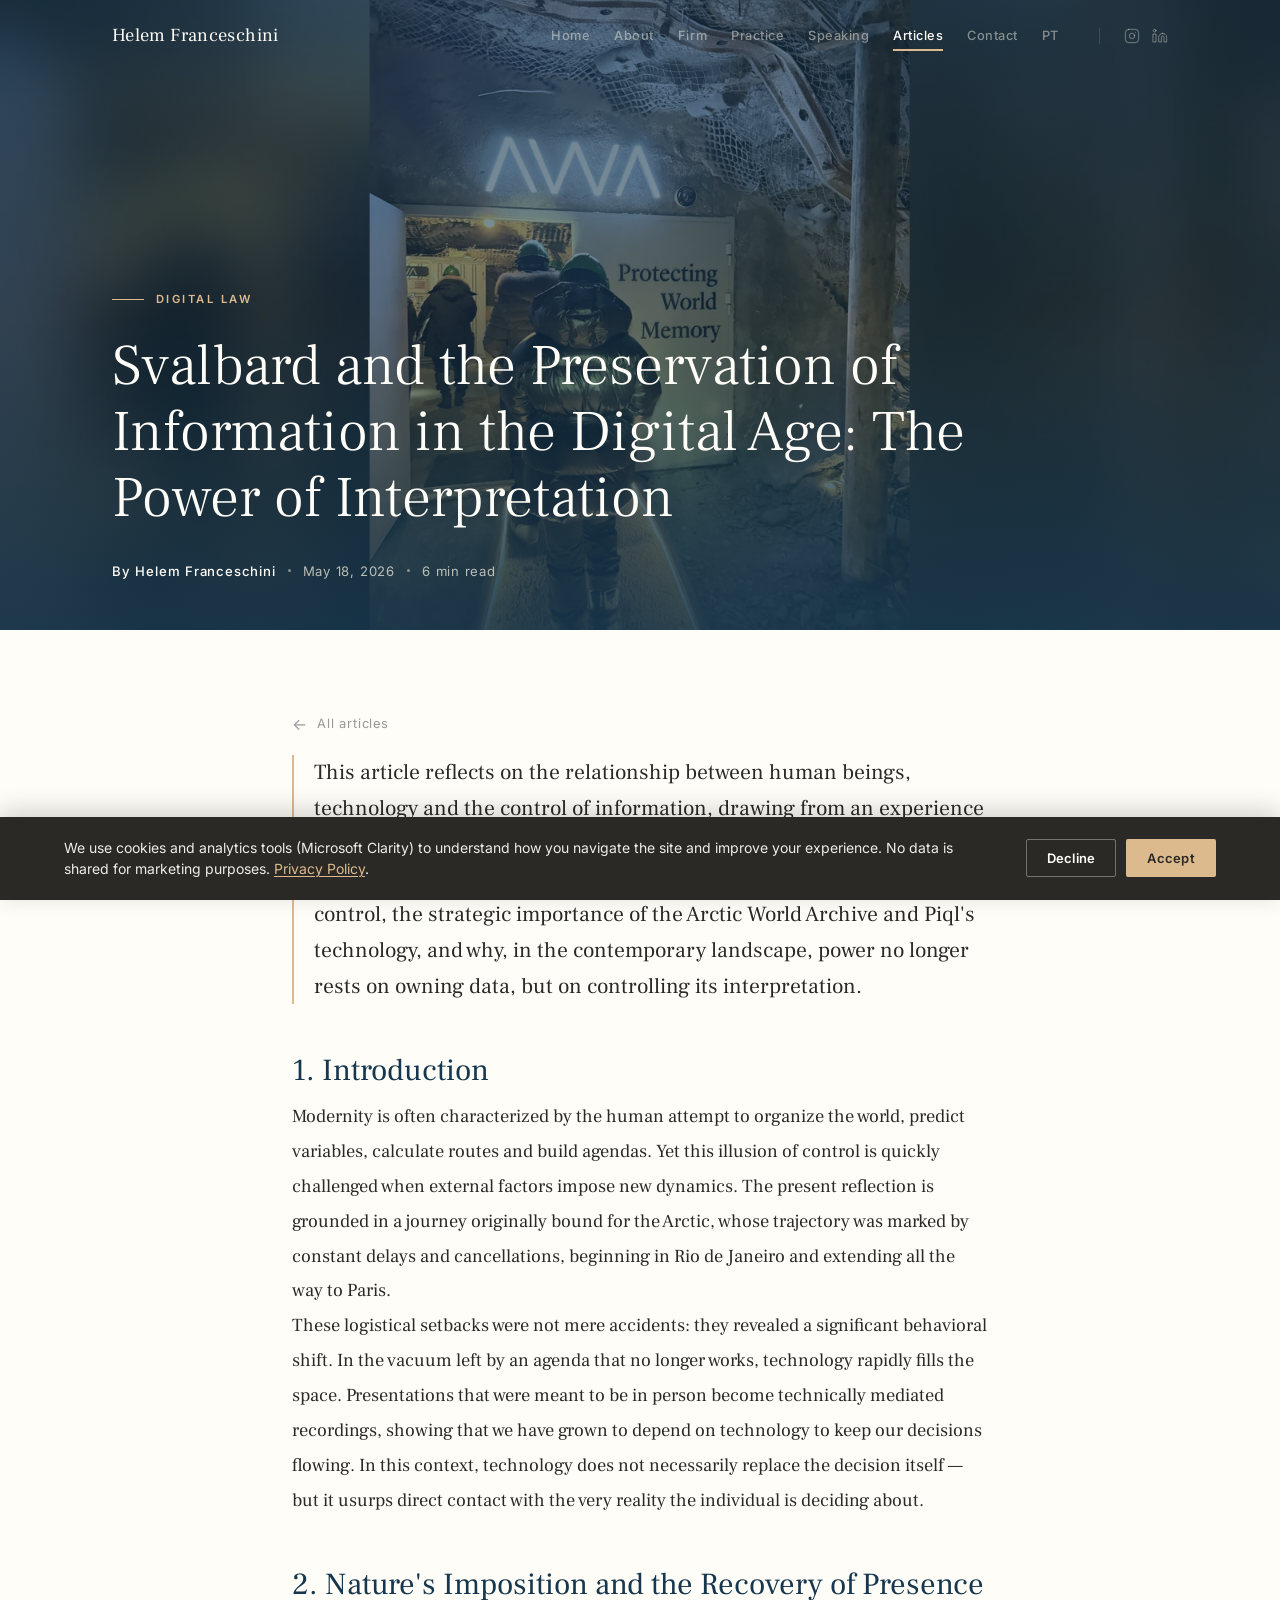
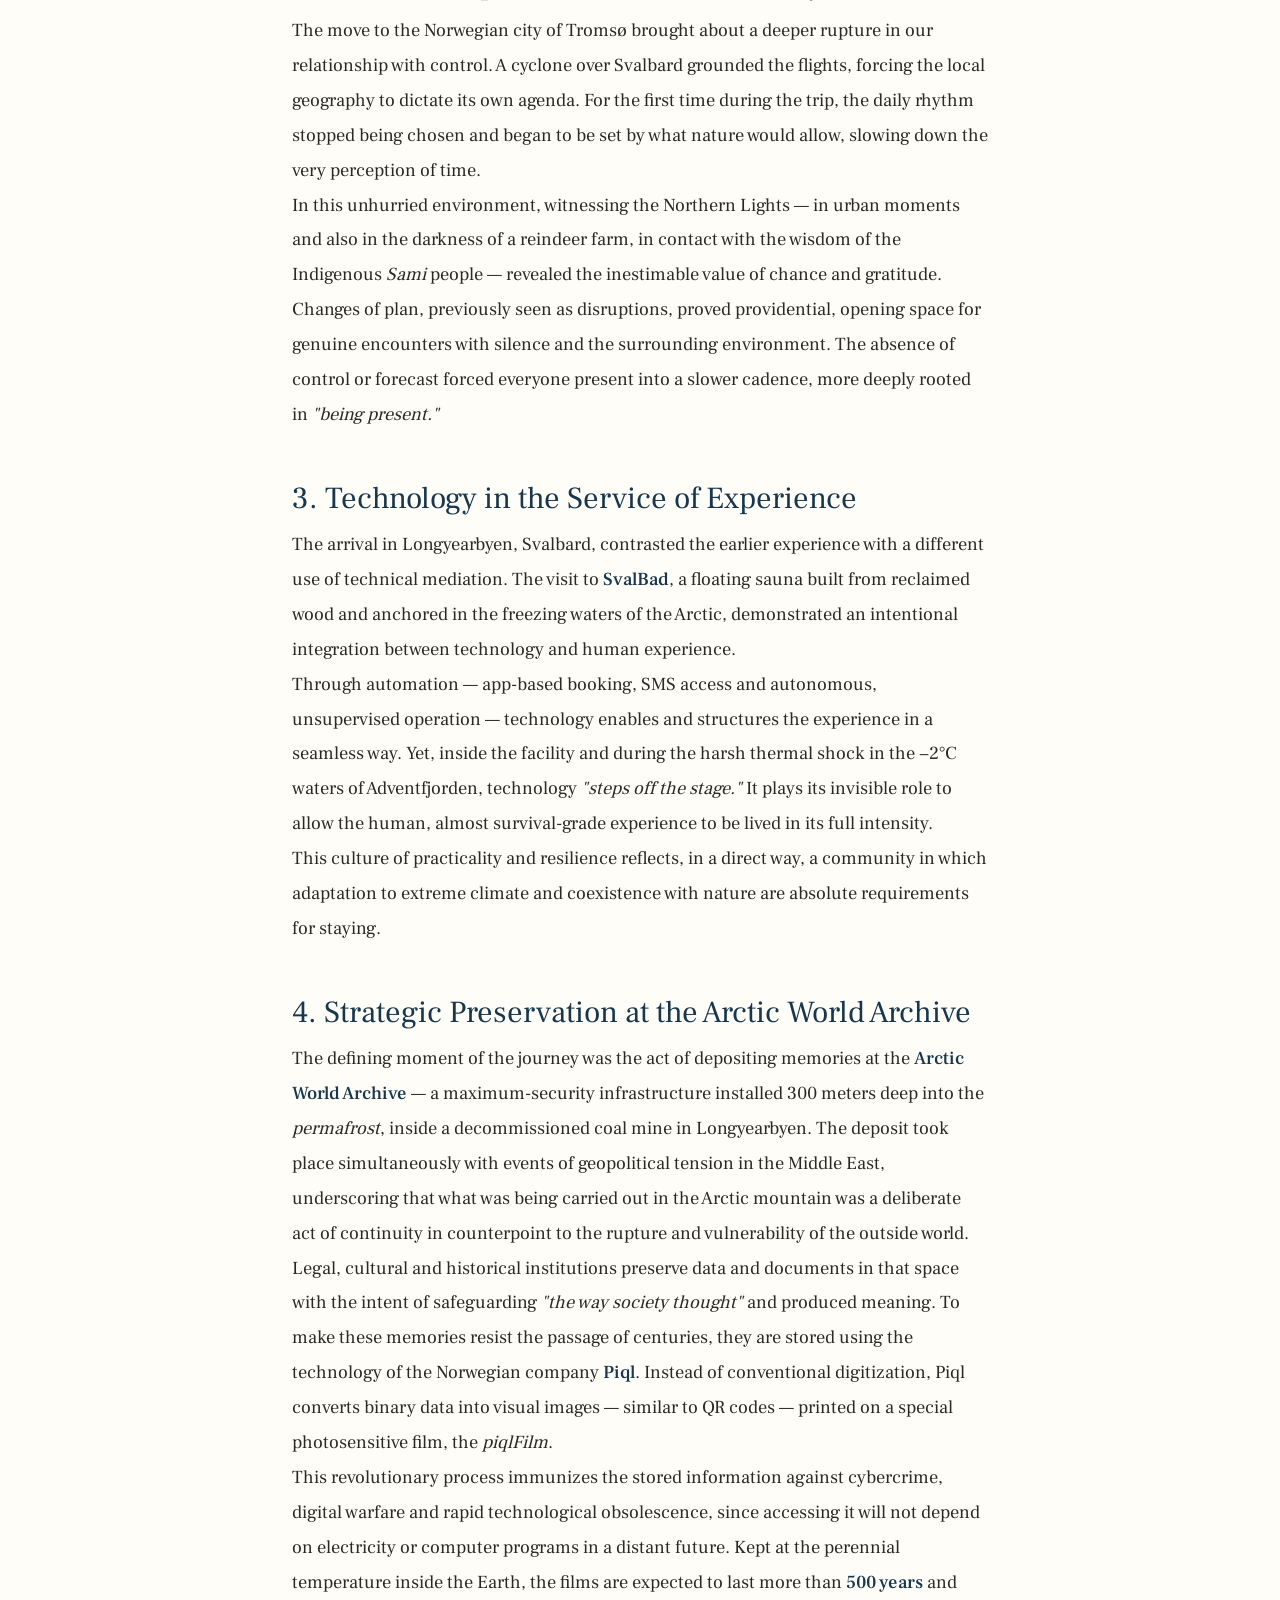
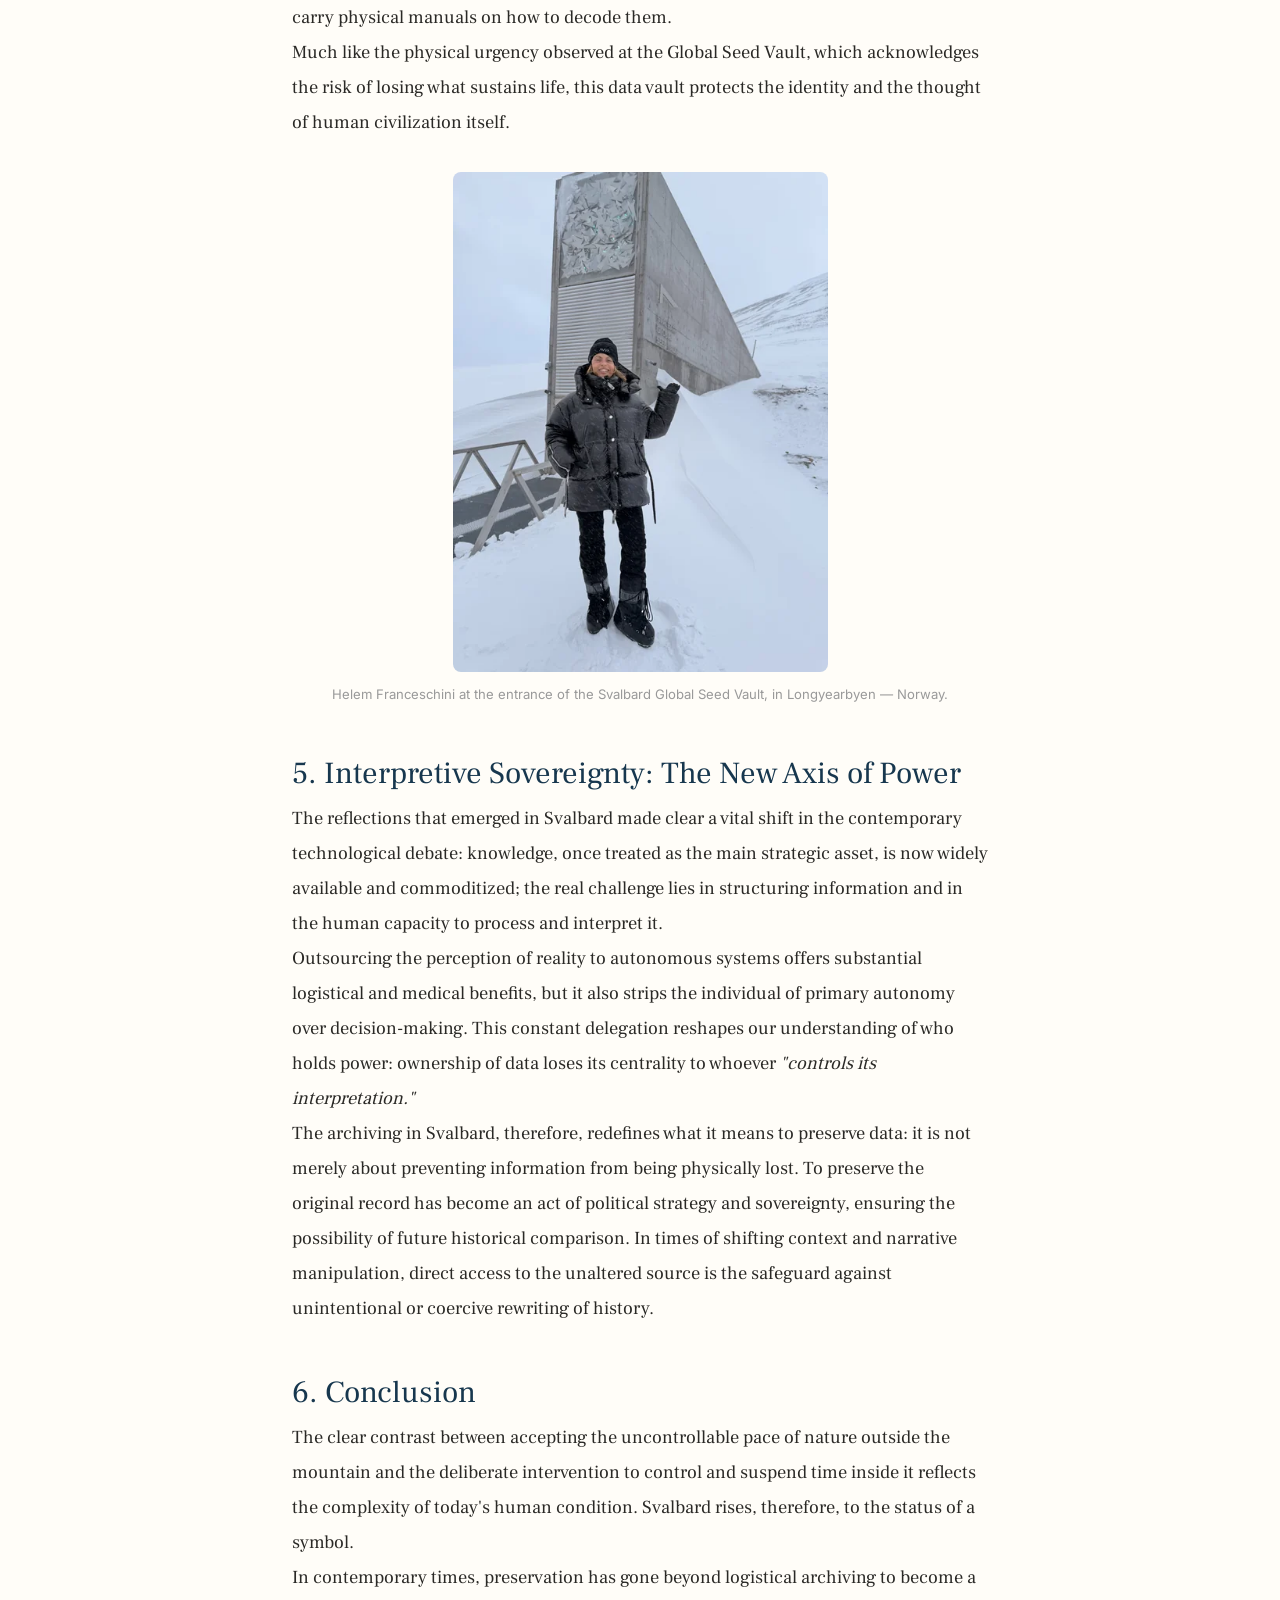
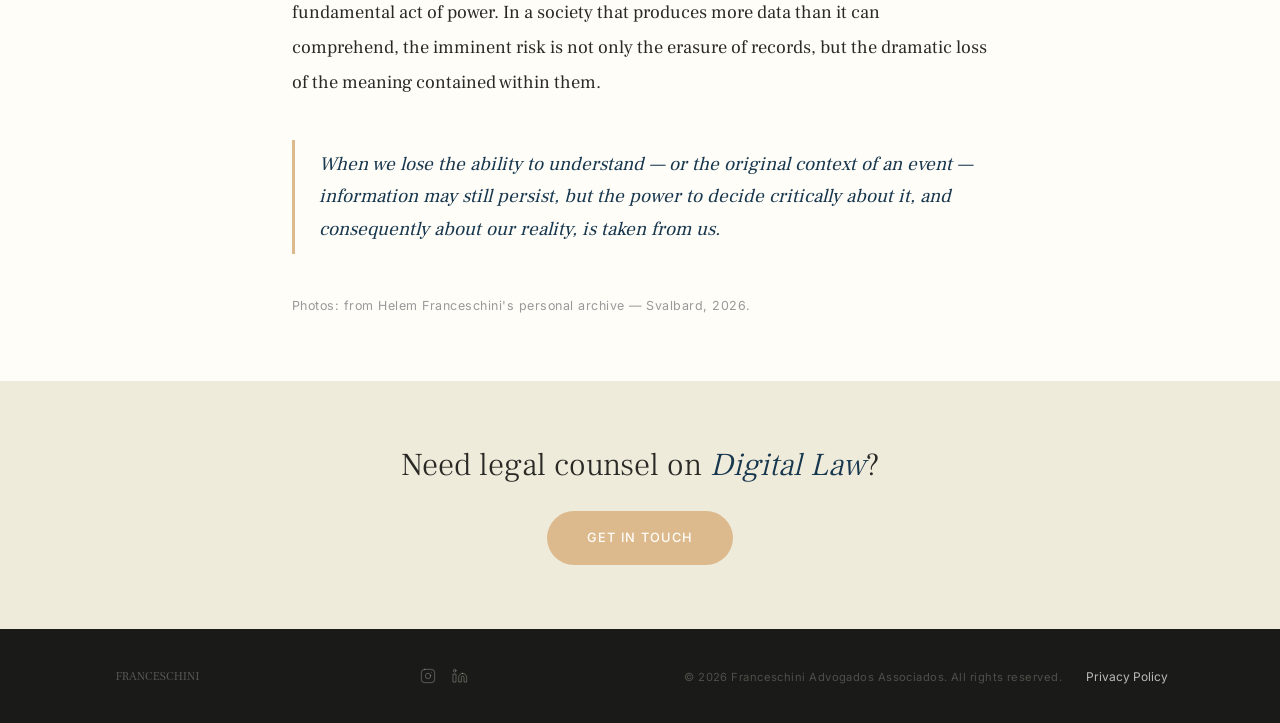
<file: en/articles/svalbard-information-preservation.html>
<!DOCTYPE html>
<html lang="en">
<head>
  <meta charset="UTF-8">
  <meta name="viewport" content="width=device-width, initial-scale=1.0">

  <title>Svalbard and the Preservation of Information in the Digital Age: The Power of Interpretation | Helem Franceschini</title>
  <meta name="description" content="A reflection on technology, data sovereignty and the Arctic World Archive: why preserving the original record is now an act of power, by Helem Franceschini.">
  <meta name="author" content="Helem Franceschini">
  <meta name="robots" content="index, follow, max-image-preview:large, max-snippet:-1">
  <meta name="keywords" content="Svalbard, Arctic World Archive, data preservation, Piql, information sovereignty, Digital Law, technology">

  <link rel="canonical" href="https://www.helemfranceschini.com/en/articles/svalbard-information-preservation.html">

  <!-- Open Graph -->
  <meta property="og:type" content="article">
  <meta property="og:locale" content="en_US">
  <meta property="og:title" content="Svalbard and the Preservation of Information in the Digital Age: The Power of Interpretation">
  <meta property="og:description" content="A reflection on technology, data sovereignty and the Arctic World Archive: why preserving the original record is now an act of power.">
  <meta property="og:url" content="https://www.helemfranceschini.com/en/articles/svalbard-information-preservation.html">
  <meta property="og:site_name" content="Helem Franceschini">
  <meta property="og:image" content="https://www.helemfranceschini.com/assets/images/articles/svalbard-preservacao-da-informacao-1600w.jpg">
  <meta property="og:image:width" content="1600">
  <meta property="og:image:height" content="900">
  <meta property="article:published_time" content="2026-05-18T00:00:00-03:00">
  <meta property="article:author" content="Helem Franceschini">
  <meta property="article:section" content="Digital Law">
  <meta property="article:tag" content="Svalbard">
  <meta property="article:tag" content="Arctic World Archive">
  <meta property="article:tag" content="Data Preservation">
  <meta property="article:tag" content="Information Sovereignty">

  <!-- Twitter Card -->
  <meta name="twitter:card" content="summary_large_image">
  <meta name="twitter:title" content="Svalbard and the Preservation of Information in the Digital Age">
  <meta name="twitter:description" content="Technology, data sovereignty and the Arctic World Archive: preserving the original record is an act of power.">
  <meta name="twitter:image" content="https://www.helemfranceschini.com/assets/images/articles/svalbard-preservacao-da-informacao-1600w.jpg">

  <!-- Favicon & Theme -->
  <link rel="icon" href="/assets/logos/icon.svg" type="image/svg+xml">
  <meta name="theme-color" content="#17374E">

  <!-- hreflang -->
  <link rel="alternate" hreflang="pt-BR" href="https://www.helemfranceschini.com/artigos/svalbard-preservacao-da-informacao.html">
  <link rel="alternate" hreflang="en" href="https://www.helemfranceschini.com/en/articles/svalbard-information-preservation.html">
  <link rel="alternate" hreflang="x-default" href="https://www.helemfranceschini.com/artigos/svalbard-preservacao-da-informacao.html">

  <!-- Structured Data — BlogPosting -->
  <script type="application/ld+json">
  {
    "@context": "https://schema.org",
    "@type": "BlogPosting",
    "headline": "Svalbard and the Preservation of Information in the Digital Age: The Power of Interpretation",
    "description": "A reflection on technology, data sovereignty and the Arctic World Archive: why preserving the original record is now an act of power.",
    "image": "https://www.helemfranceschini.com/assets/images/articles/svalbard-preservacao-da-informacao-1600w.jpg",
    "datePublished": "2026-05-18",
    "dateModified": "2026-05-18",
    "inLanguage": "en",
    "mainEntityOfPage": {
      "@type": "WebPage",
      "@id": "https://www.helemfranceschini.com/en/articles/svalbard-information-preservation.html"
    },
    "author": {
      "@type": "Person",
      "name": "Helem Franceschini",
      "url": "https://www.helemfranceschini.com",
      "jobTitle": "Attorney, Digital Law specialist",
      "sameAs": [
        "https://www.instagram.com/helemfranceschini",
        "https://www.linkedin.com/in/helem-franceschini-45b18839"
      ]
    },
    "publisher": {
      "@type": "Organization",
      "name": "Franceschini Advogados Associados",
      "url": "https://www.helemfranceschini.com",
      "logo": {
        "@type": "ImageObject",
        "url": "https://www.helemfranceschini.com/assets/logos/icon.svg"
      }
    },
    "articleSection": "Digital Law",
    "keywords": "Svalbard, Arctic World Archive, Piql, data preservation, information sovereignty, Digital Law"
  }
  </script>

  <!-- Fonts -->
  <link rel="preconnect" href="https://fonts.googleapis.com">
  <link rel="preconnect" href="https://fonts.gstatic.com" crossorigin>
  <link href="https://fonts.googleapis.com/css2?family=Frank+Ruhl+Libre:wght@300;400;500&family=Inter:wght@400;500;600;700&display=swap" rel="stylesheet">

  <link rel="stylesheet" href="/css/style.css">
</head>
<body>

  <a href="#content" class="skip-link">Skip to content</a>

  <!-- NAVIGATION -->
  <header>
    <nav class="nav" id="nav" aria-label="Main navigation">
      <div class="nav-inner">
        <a href="/en/" class="nav-logo" aria-label="Helem Franceschini — Home">
          <span class="nav-logo-text">Helem Franceschini</span>
        </a>
        <div class="nav-links">
          <a href="/en/" class="nav-link">Home</a>
          <a href="/en/#about" class="nav-link">About</a>
          <a href="/en/#firm" class="nav-link">Firm</a>
          <a href="/en/#practice" class="nav-link">Practice</a>
          <a href="/en/#speaking" class="nav-link">Speaking</a>
          <a href="/en/articles/" class="nav-link active">Articles</a>
          <a href="/en/#contact" class="nav-link">Contact</a>
          <a href="/artigos/svalbard-preservacao-da-informacao.html" class="nav-link nav-lang" hreflang="pt-BR" lang="pt-BR" aria-label="Versão em português">PT</a>
          <div class="nav-socials">
            <a href="https://www.instagram.com/helemfranceschini" class="nav-social" aria-label="Instagram" target="_blank" rel="noopener noreferrer">
              <svg width="16" height="16" viewBox="0 0 24 24" fill="none" stroke="currentColor" stroke-width="1.5" stroke-linecap="round" stroke-linejoin="round" aria-hidden="true"><rect x="2" y="2" width="20" height="20" rx="5" ry="5"/><path d="m16 11.37A4 4 0 1 1 12.63 8 4 4 0 0 1 16 11.37z"/><line x1="17.5" y1="6.5" x2="17.51" y2="6.5"/></svg>
            </a>
            <a href="https://www.linkedin.com/in/helem-franceschini-45b18839" class="nav-social" aria-label="LinkedIn" target="_blank" rel="noopener noreferrer">
              <svg width="16" height="16" viewBox="0 0 24 24" fill="none" stroke="currentColor" stroke-width="1.5" stroke-linecap="round" stroke-linejoin="round" aria-hidden="true"><path d="M16 8a6 6 0 0 1 6 6v7h-4v-7a2 2 0 0 0-2-2 2 2 0 0 0-2 2v7h-4v-7a6 6 0 0 1 6-6z"/><rect x="2" y="9" width="4" height="12"/><circle cx="4" cy="4" r="2"/></svg>
            </a>
          </div>
        </div>
        <button class="nav-toggle" id="navToggle" aria-label="Open navigation menu" aria-expanded="false" onclick="this.classList.toggle('open');var m=document.getElementById('mobileMenu');m.classList.toggle('open');var o=m.classList.contains('open');document.body.style.overflow=o?'hidden':'';this.setAttribute('aria-expanded',o?'true':'false');">
          <span></span>
          <span></span>
        </button>
      </div>
    </nav>
  </header>

  <!-- MOBILE MENU -->
  <div class="mobile-menu" id="mobileMenu" role="dialog" aria-label="Navigation menu">
    <a href="/en/" class="mobile-link">Home</a>
    <a href="/en/#about" class="mobile-link">About</a>
    <a href="/en/#firm" class="mobile-link">Firm</a>
    <a href="/en/#practice" class="mobile-link">Practice</a>
    <a href="/en/#speaking" class="mobile-link">Speaking</a>
    <a href="/en/articles/" class="mobile-link">Articles</a>
    <a href="/en/#contact" class="mobile-link">Contact</a>
    <a href="/artigos/svalbard-preservacao-da-informacao.html" class="mobile-link mobile-lang" hreflang="pt-BR" lang="pt-BR" aria-label="Versão em português">PT — Versão em português</a>
    <div class="mobile-socials">
      <a href="https://www.instagram.com/helemfranceschini" class="mobile-social" aria-label="Instagram" target="_blank" rel="noopener noreferrer">
        <svg width="20" height="20" viewBox="0 0 24 24" fill="none" stroke="currentColor" stroke-width="1.5" stroke-linecap="round" stroke-linejoin="round" aria-hidden="true"><rect x="2" y="2" width="20" height="20" rx="5" ry="5"/><path d="m16 11.37A4 4 0 1 1 12.63 8 4 4 0 0 1 16 11.37z"/><line x1="17.5" y1="6.5" x2="17.51" y2="6.5"/></svg>
      </a>
      <a href="https://www.linkedin.com/in/helem-franceschini-45b18839" class="mobile-social" aria-label="LinkedIn" target="_blank" rel="noopener noreferrer">
        <svg width="20" height="20" viewBox="0 0 24 24" fill="none" stroke="currentColor" stroke-width="1.5" stroke-linecap="round" stroke-linejoin="round" aria-hidden="true"><path d="M16 8a6 6 0 0 1 6 6v7h-4v-7a2 2 0 0 0-2-2 2 2 0 0 0-2 2v7h-4v-7a6 6 0 0 1 6-6z"/><rect x="2" y="9" width="4" height="12"/><circle cx="4" cy="4" r="2"/></svg>
      </a>
    </div>
  </div>

  <main id="content">

    <!-- ARTICLE HERO -->
    <article>
      <header class="article-hero">
        <div class="article-hero-cover" aria-hidden="true">
          <picture>
            <source type="image/webp" srcset="/assets/images/articles/svalbard-preservacao-da-informacao-800w.webp 800w, /assets/images/articles/svalbard-preservacao-da-informacao-1600w.webp 1600w" sizes="100vw">
            <img src="/assets/images/articles/svalbard-preservacao-da-informacao-1600w.jpg" srcset="/assets/images/articles/svalbard-preservacao-da-informacao-800w.jpg 800w, /assets/images/articles/svalbard-preservacao-da-informacao-1600w.jpg 1600w" sizes="100vw" alt="" width="1600" height="900" fetchpriority="high">
          </picture>
        </div>
        <div class="article-hero-overlay"></div>
        <div class="container">
          <div class="article-hero-eyebrow">Digital Law</div>
          <h1 class="article-hero-title">Svalbard and the Preservation of Information in the Digital Age: The Power of Interpretation</h1>
          <div class="article-hero-meta">
            <span class="article-hero-meta-author">By Helem Franceschini</span>
            <span class="article-hero-meta-dot" aria-hidden="true"></span>
            <time datetime="2026-05-18">May 18, 2026</time>
            <span class="article-hero-meta-dot" aria-hidden="true"></span>
            <span>6 min read</span>
          </div>
        </div>
      </header>

      <!-- ARTICLE BODY -->
      <section class="article-body">
        <div class="container">

          <a href="/en/articles/" class="article-back">All articles</a>

          <p class="article-lead">
            This article reflects on the relationship between human beings, technology and the control of information, drawing from an experience lived in the Arctic — in Svalbard and Tromsø. It discusses how the unpredictability of nature exposes the fragility of modern structures of control, the strategic importance of the Arctic World Archive and Piql's technology, and why, in the contemporary landscape, power no longer rests on owning data, but on controlling its interpretation.
          </p>

          <div class="article-prose">

            <h2>1. Introduction</h2>
            <p>Modernity is often characterized by the human attempt to organize the world, predict variables, calculate routes and build agendas. Yet this illusion of control is quickly challenged when external factors impose new dynamics. The present reflection is grounded in a journey originally bound for the Arctic, whose trajectory was marked by constant delays and cancellations, beginning in Rio de Janeiro and extending all the way to Paris.</p>
            <p>These logistical setbacks were not mere accidents: they revealed a significant behavioral shift. In the vacuum left by an agenda that no longer works, technology rapidly fills the space. Presentations that were meant to be in person become technically mediated recordings, showing that we have grown to depend on technology to keep our decisions flowing. In this context, technology does not necessarily replace the decision itself — but it usurps direct contact with the very reality the individual is deciding about.</p>

            <h2>2. Nature's Imposition and the Recovery of Presence</h2>
            <p>The move to the Norwegian city of Tromsø brought about a deeper rupture in our relationship with control. A cyclone over Svalbard grounded the flights, forcing the local geography to dictate its own agenda. For the first time during the trip, the daily rhythm stopped being chosen and began to be set by what nature would allow, slowing down the very perception of time.</p>
            <p>In this unhurried environment, witnessing the Northern Lights — in urban moments and also in the darkness of a reindeer farm, in contact with the wisdom of the Indigenous <em>Sami</em> people — revealed the inestimable value of chance and gratitude. Changes of plan, previously seen as disruptions, proved providential, opening space for genuine encounters with silence and the surrounding environment. The absence of control or forecast forced everyone present into a slower cadence, more deeply rooted in <em>"being present."</em></p>

            <h2>3. Technology in the Service of Experience</h2>
            <p>The arrival in Longyearbyen, Svalbard, contrasted the earlier experience with a different use of technical mediation. The visit to <strong>SvalBad</strong>, a floating sauna built from reclaimed wood and anchored in the freezing waters of the Arctic, demonstrated an intentional integration between technology and human experience.</p>
            <p>Through automation — app-based booking, SMS access and autonomous, unsupervised operation — technology enables and structures the experience in a seamless way. Yet, inside the facility and during the harsh thermal shock in the −2°C waters of Adventfjorden, technology <em>"steps off the stage."</em> It plays its invisible role to allow the human, almost survival-grade experience to be lived in its full intensity.</p>
            <p>This culture of practicality and resilience reflects, in a direct way, a community in which adaptation to extreme climate and coexistence with nature are absolute requirements for staying.</p>

            <h2>4. Strategic Preservation at the Arctic World Archive</h2>
            <p>The defining moment of the journey was the act of depositing memories at the <strong>Arctic World Archive</strong> — a maximum-security infrastructure installed 300 meters deep into the <em>permafrost</em>, inside a decommissioned coal mine in Longyearbyen. The deposit took place simultaneously with events of geopolitical tension in the Middle East, underscoring that what was being carried out in the Arctic mountain was a deliberate act of continuity in counterpoint to the rupture and vulnerability of the outside world.</p>
            <p>Legal, cultural and historical institutions preserve data and documents in that space with the intent of safeguarding <em>"the way society thought"</em> and produced meaning. To make these memories resist the passage of centuries, they are stored using the technology of the Norwegian company <strong>Piql</strong>. Instead of conventional digitization, Piql converts binary data into visual images — similar to QR codes — printed on a special photosensitive film, the <em>piqlFilm</em>.</p>
            <p>This revolutionary process immunizes the stored information against cybercrime, digital warfare and rapid technological obsolescence, since accessing it will not depend on electricity or computer programs in a distant future. Kept at the perennial temperature inside the Earth, the films are expected to last more than <strong>500 years</strong> and carry physical manuals on how to decode them.</p>
            <p>Much like the physical urgency observed at the Global Seed Vault, which acknowledges the risk of losing what sustains life, this data vault protects the identity and the thought of human civilization itself.</p>

            <figure class="portrait">
              <picture>
                <source type="image/webp" srcset="/assets/images/articles/helem-svalbard-seed-vault-480w.webp 480w, /assets/images/articles/helem-svalbard-seed-vault-960w.webp 960w" sizes="(max-width: 900px) 100vw, 460px">
                <img src="/assets/images/articles/helem-svalbard-seed-vault-960w.jpg" srcset="/assets/images/articles/helem-svalbard-seed-vault-480w.jpg 480w, /assets/images/articles/helem-svalbard-seed-vault-960w.jpg 960w" sizes="(max-width: 900px) 100vw, 460px" alt="Helem Franceschini standing at the entrance of the Svalbard Global Seed Vault, in the snow." width="960" height="1280" loading="lazy">
              </picture>
              <figcaption>Helem Franceschini at the entrance of the Svalbard Global Seed Vault, in Longyearbyen — Norway.</figcaption>
            </figure>

            <h2>5. Interpretive Sovereignty: The New Axis of Power</h2>
            <p>The reflections that emerged in Svalbard made clear a vital shift in the contemporary technological debate: knowledge, once treated as the main strategic asset, is now widely available and commoditized; the real challenge lies in structuring information and in the human capacity to process and interpret it.</p>
            <p>Outsourcing the perception of reality to autonomous systems offers substantial logistical and medical benefits, but it also strips the individual of primary autonomy over decision-making. This constant delegation reshapes our understanding of who holds power: ownership of data loses its centrality to whoever <em>"controls its interpretation."</em></p>
            <p>The archiving in Svalbard, therefore, redefines what it means to preserve data: it is not merely about preventing information from being physically lost. To preserve the original record has become an act of political strategy and sovereignty, ensuring the possibility of future historical comparison. In times of shifting context and narrative manipulation, direct access to the unaltered source is the safeguard against unintentional or coercive rewriting of history.</p>

            <h2>6. Conclusion</h2>
            <p>The clear contrast between accepting the uncontrollable pace of nature outside the mountain and the deliberate intervention to control and suspend time inside it reflects the complexity of today's human condition. Svalbard rises, therefore, to the status of a symbol.</p>
            <p>In contemporary times, preservation has gone beyond logistical archiving to become a fundamental act of power. In a society that produces more data than it can comprehend, the imminent risk is not only the erasure of records, but the dramatic loss of the meaning contained within them.</p>

            <blockquote>
              When we lose the ability to understand — or the original context of an event — information may still persist, but the power to decide critically about it, and consequently about our reality, is taken from us.
            </blockquote>

            <p class="article-credit">Photos: from Helem Franceschini's personal archive — Svalbard, 2026.</p>

          </div>
        </div>
      </section>

      <!-- CTA -->
      <section class="article-cta" aria-label="Contact Helem Franceschini">
        <div class="container">
          <div class="article-cta-inner">
            <h2 class="article-cta-title">Need legal counsel on <em>Digital Law</em>?</h2>
            <a href="mailto:helem@helemfranceschini.com?subject=Digital Law — Consultation" class="cta-btn">Get in touch</a>
          </div>
        </div>
      </section>
    </article>
  </main>

  <!-- FOOTER -->
  <footer class="footer" role="contentinfo">
    <div class="container footer-inner">
      <div class="footer-brand">
        <img src="/assets/logos/logotype.svg" alt="Franceschini Advogados Associados" class="footer-logo" width="200" height="16">
      </div>
      <div class="footer-center">
        <div class="footer-socials">
          <a href="https://www.instagram.com/helemfranceschini" class="footer-social-link" aria-label="Instagram" target="_blank" rel="noopener noreferrer">
            <svg width="16" height="16" viewBox="0 0 24 24" fill="none" stroke="currentColor" stroke-width="1.5" stroke-linecap="round" stroke-linejoin="round" aria-hidden="true"><rect x="2" y="2" width="20" height="20" rx="5" ry="5"/><path d="m16 11.37A4 4 0 1 1 12.63 8 4 4 0 0 1 16 11.37z"/><line x1="17.5" y1="6.5" x2="17.51" y2="6.5"/></svg>
          </a>
          <a href="https://www.linkedin.com/in/helem-franceschini-45b18839" class="footer-social-link" aria-label="LinkedIn" target="_blank" rel="noopener noreferrer">
            <svg width="16" height="16" viewBox="0 0 24 24" fill="none" stroke="currentColor" stroke-width="1.5" stroke-linecap="round" stroke-linejoin="round" aria-hidden="true"><path d="M16 8a6 6 0 0 1 6 6v7h-4v-7a2 2 0 0 0-2-2 2 2 0 0 0-2 2v7h-4v-7a6 6 0 0 1 6-6z"/><rect x="2" y="9" width="4" height="12"/><circle cx="4" cy="4" r="2"/></svg>
          </a>
        </div>
      </div>
      <div class="footer-right">
        <span class="footer-text">&copy; 2026 Franceschini Advogados Associados. All rights reserved.</span>
        <a href="/en/privacy.html" class="footer-privacy-link">Privacy Policy</a>
      </div>
    </div>
  </footer>

  <script src="/js/main.js" defer></script>
  <script src="/js/cookies.js" defer></script>
</body>
</html>
</file>
<file: css/style.css>
/* ========================================
   HELEM FRANCESCHINI — Site Pessoal
   Paleta: Safira, Azul, Off-white, Alabastro, Âmbar, Ônix
   Tipografia: Inter (títulos) + Frank Ruhl Libre (corpo)
   ======================================== */

/* ── SKIP LINK ── */
.skip-link {
  position: absolute;
  top: -100%;
  left: 1rem;
  z-index: 9999;
  padding: 0.75rem 1.5rem;
  background: var(--safira);
  color: var(--offwhite);
  font-family: 'Inter', sans-serif;
  font-size: 0.85rem;
  border-radius: 0 0 8px 8px;
  transition: top 0.2s;
}

.skip-link:focus {
  top: 0;
}

/* ── RESET & BASE ── */
*, *::before, *::after {
  box-sizing: border-box;
  margin: 0;
  padding: 0;
}

:root {
  --safira: #17374E;
  --safira-mid: #1e4a67;
  --azul: #8FB8CC;
  --offwhite: #FFFDF8;
  --alabastro: #EFEBDB;
  --ambar: #DDBA8D;
  --onix: #2A2926;
  --cinza: #999999;
  --cinza-light: #e8e4d8;

  --font-display: 'Inter', sans-serif;
  --font-body: 'Frank Ruhl Libre', serif;

  --nav-height: 72px;
}

html {
  scroll-behavior: smooth;
  scroll-padding-top: var(--nav-height);
}

body {
  font-family: var(--font-body);
  font-size: 1.1rem;
  background: var(--offwhite);
  color: var(--onix);
  line-height: 1.7;
  -webkit-font-smoothing: antialiased;
  -moz-osx-font-smoothing: grayscale;
  overflow-x: hidden;
}

a {
  color: inherit;
  text-decoration: none;
}

img {
  max-width: 100%;
  display: block;
}

/* ── CONTAINER ── */
.container {
  width: 100%;
  max-width: 1120px;
  margin: 0 auto;
  padding: 0 2rem;
}

/* ── NAVIGATION ── */
.nav {
  position: fixed;
  top: 0;
  left: 0;
  right: 0;
  z-index: 1000;
  background: transparent;
  border-bottom: 0.5px solid transparent;
  transition: background 0.4s ease, box-shadow 0.4s ease, border-color 0.4s ease;
}

.nav.scrolled {
  background: rgba(255, 253, 248, 0.95);
  backdrop-filter: blur(20px);
  -webkit-backdrop-filter: blur(20px);
  border-bottom-color: rgba(42, 41, 38, 0.08);
  box-shadow: 0 1px 20px rgba(23, 55, 78, 0.06);
}

.nav-inner {
  max-width: 1120px;
  margin: 0 auto;
  padding: 0 2rem;
  height: var(--nav-height);
  display: flex;
  align-items: center;
  justify-content: space-between;
}

.nav-logo-text {
  font-family: var(--font-body);
  font-size: 1.15rem;
  font-weight: 400;
  letter-spacing: 0.02em;
  color: var(--offwhite);
  transition: color 0.3s;
}

.nav.scrolled .nav-logo-text {
  color: var(--safira);
}

.nav-logo:hover .nav-logo-img {
  opacity: 0.7;
}

.nav-links {
  display: flex;
  align-items: center;
  gap: 1.5rem;
}

.nav-link {
  font-family: var(--font-display);
  font-size: 0.8rem;
  font-weight: 500;
  letter-spacing: 0.04em;
  color: rgba(239, 235, 219, 0.5);
  transition: color 0.3s;
  position: relative;
}

.nav.scrolled .nav-link {
  color: var(--cinza);
}

.nav-link::after {
  content: '';
  position: absolute;
  bottom: -4px;
  left: 0;
  width: 0;
  height: 1.5px;
  background: var(--ambar);
  transition: width 0.3s ease;
}

.nav-link:hover,
.nav-link.active {
  color: var(--offwhite);
}

.nav.scrolled .nav-link:hover,
.nav.scrolled .nav-link.active {
  color: var(--safira);
}

.nav-link.active::after,
.nav-link:hover::after {
  width: 100%;
}

/* Featured nav link (e.g., Artigos on home) — distinct color, no permanent underline */
.nav-link-featured,
.nav.scrolled .nav-link-featured {
  color: var(--ambar);
}

.nav-link-featured:hover,
.nav.scrolled .nav-link-featured:hover {
  color: var(--ambar);
  opacity: 0.85;
}

/* Nav Social Icons */
.nav-socials {
  display: flex;
  align-items: center;
  gap: 0.75rem;
  margin-left: 1rem;
  padding-left: 1.5rem;
  border-left: 1px solid rgba(239, 235, 219, 0.15);
}

.nav.scrolled .nav-socials {
  border-left-color: rgba(42, 41, 38, 0.1);
}

.nav-social {
  display: flex;
  align-items: center;
  justify-content: center;
  color: rgba(239, 235, 219, 0.4);
  transition: color 0.3s;
}

.nav-social:hover {
  color: var(--ambar);
}

.nav.scrolled .nav-social {
  color: var(--cinza);
}

.nav.scrolled .nav-social:hover {
  color: var(--safira);
}

/* Hamburger */
.nav-toggle {
  display: none;
  background: none;
  border: none;
  cursor: pointer;
  width: 28px;
  height: 20px;
  position: relative;
  z-index: 1001;
}

.nav-toggle span {
  display: block;
  width: 100%;
  height: 1.5px;
  background: var(--offwhite);
  position: absolute;
  left: 0;
  transition: all 0.3s ease;
}

.nav.scrolled .nav-toggle span {
  background: var(--safira);
}

.nav-toggle span:first-child { top: 4px; }
.nav-toggle span:last-child { bottom: 4px; }

.nav-toggle.open span:first-child {
  top: 50%;
  transform: translateY(-50%) rotate(45deg);
}

.nav-toggle.open span:last-child {
  bottom: 50%;
  transform: translateY(50%) rotate(-45deg);
}

/* Mobile Menu */
.mobile-menu {
  display: none;
  position: fixed;
  top: 0;
  left: 0;
  right: 0;
  bottom: 0;
  background: var(--safira);
  z-index: 999;
  flex-direction: column;
  align-items: center;
  justify-content: center;
  gap: 2.5rem;
  opacity: 0;
  pointer-events: none;
  transition: opacity 0.4s ease;
}

.mobile-menu.open {
  opacity: 1;
  pointer-events: auto;
}

.mobile-link {
  font-family: var(--font-display);
  font-size: 1.5rem;
  font-weight: 300;
  color: var(--offwhite);
  letter-spacing: 0.06em;
  transition: color 0.2s;
}

.mobile-link:hover {
  color: var(--ambar);
}

.mobile-socials {
  display: flex;
  gap: 1.5rem;
  margin-top: 1rem;
}

.mobile-social {
  display: flex;
  align-items: center;
  justify-content: center;
  width: 44px;
  height: 44px;
  border-radius: 50%;
  border: 1px solid rgba(143, 184, 204, 0.2);
  color: rgba(239, 235, 219, 0.5);
  transition: all 0.3s ease;
}

.mobile-social:hover {
  border-color: var(--ambar);
  color: var(--ambar);
}

/* ── HERO ── */
.hero {
  min-height: 100vh;
  display: flex;
  align-items: center;
  justify-content: center;
  background: var(--safira);
  position: relative;
  overflow: hidden;
}

.hero-video {
  position: absolute;
  top: 0;
  left: 0;
  width: 100%;
  height: 100%;
  object-fit: cover;
  z-index: 0;
  pointer-events: none;
}

.hero-video-overlay {
  position: absolute;
  top: 0;
  left: 0;
  width: 100%;
  height: 100%;
  background: rgba(0, 0, 0, 0.22);
  z-index: 1;
}

.hero-bg {
  position: absolute;
  inset: 0;
  pointer-events: none;
  overflow: hidden;
}

.hero-logo-bg {
  position: absolute;
  right: -350px;
  bottom: -120px;
  width: 700px;
  height: auto;
  fill: #DDBA8D;
  opacity: 0.60;
}

@media (max-width: 900px) {
  .hero-logo-bg {
    width: 550px;
    right: -280px;
    bottom: -100px;
  }
}

.hero-content {
  position: relative;
  z-index: 2;
  text-align: left;
  padding-top: calc(var(--nav-height) + 2rem);
  padding-bottom: 4rem;
}

.hero-eyebrow {
  display: flex;
  align-items: center;
  gap: 12px;
  margin-bottom: 2rem;
  font-family: var(--font-display);
  font-size: 0.65rem;
  letter-spacing: 0.22em;
  text-transform: uppercase;
  color: var(--offwhite);
  opacity: 0;
  transform: translateY(20px);
  animation: fadeUp 0.8s ease 0.3s forwards;
}

.eyebrow-line {
  display: block;
  width: 32px;
  height: 0.5px;
  background: var(--offwhite);
}

.hero-title {
  font-family: var(--font-body);
  font-weight: 300;
  font-size: clamp(2.5rem, 5.5vw, 4.2rem);
  line-height: 1.05;
  color: rgba(239, 235, 219, 0.4);
  margin-bottom: 1.75rem;
  opacity: 0;
  transform: translateY(30px);
  animation: fadeUp 0.8s ease 0.5s forwards;
}

.hero-name {
  text-transform: uppercase;
  color: var(--ambar);
  display: block;
}

.hero-subtitle {
  font-family: var(--font-display);
  font-size: clamp(1rem, 1.4vw, 1.2rem);
  font-weight: 400;
  color: rgba(239, 235, 219, 0.65);
  line-height: 1.85;
  max-width: 600px;
  margin-bottom: 4rem;
  opacity: 0;
  transform: translateY(20px);
  animation: fadeUp 0.8s ease 0.7s forwards;
}

.hero-scroll {
  display: flex;
  align-items: center;
  gap: 16px;
  font-family: var(--font-display);
  font-size: 0.7rem;
  letter-spacing: 0.14em;
  text-transform: uppercase;
  color: rgba(239, 235, 219, 0.3);
  opacity: 0;
  animation: fadeUp 0.8s ease 1s forwards;
}

.scroll-indicator {
  width: 20px;
  height: 32px;
  border: 1px solid rgba(239, 235, 219, 0.2);
  border-radius: 10px;
  display: flex;
  align-items: flex-start;
  justify-content: center;
  padding-top: 6px;
}

.scroll-dot {
  width: 3px;
  height: 6px;
  background: var(--ambar);
  border-radius: 2px;
  animation: scrollBounce 2s ease-in-out infinite;
}

/* ── SECTIONS ── */
.section {
  padding: 7rem 0;
}

.section-light {
  background: var(--offwhite);
}

.section-safira {
  background: var(--safira);
}

.section-onix {
  background: var(--onix);
}

.section-ambar {
  background: var(--ambar);
}

.section-eyebrow {
  display: flex;
  align-items: center;
  gap: 12px;
  margin-bottom: 2rem;
  font-family: var(--font-display);
  font-size: 0.65rem;
  letter-spacing: 0.22em;
  text-transform: uppercase;
  color: var(--cinza);
}

.section-eyebrow .eyebrow-line {
  background: var(--cinza);
}

.eyebrow-ambar {
  color: var(--ambar);
}

.line-ambar {
  background: var(--ambar) !important;
}

.section-title {
  font-family: var(--font-body);
  font-weight: 300;
  font-size: clamp(2rem, 4vw, 3.2rem);
  line-height: 1.15;
  margin-bottom: 2rem;
}

.title-dark {
  color: var(--onix);
}

.title-dark em {
  font-style: italic;
  color: var(--safira);
}

.title-light {
  color: var(--offwhite);
}

.title-light em {
  font-style: italic;
  color: var(--ambar);
}

.prose {
  font-family: var(--font-body);
  font-size: 1.15rem;
  font-weight: 400;
  line-height: 1.9;
  color: var(--onix);
  max-width: 660px;
  margin-bottom: 1.15rem;
}

.prose:last-child {
  margin-bottom: 0;
}

.prose-light {
  color: rgba(239, 235, 219, 0.88);
}

.about-subtitle {
  font-family: var(--font-display);
  font-size: clamp(1rem, 1.5vw, 1.2rem);
  font-weight: 400;
  font-style: italic;
  color: var(--safira);
  line-height: 1.7;
  margin: -0.5rem 0 2rem;
  max-width: 660px;
  letter-spacing: 0.005em;
}

.about-subtitle em {
  font-style: italic;
}

/* ── ABOUT GRID ── */
.about-grid {
  display: grid;
  grid-template-columns: 1.4fr 1fr;
  gap: 4rem;
  align-items: start;
}

.about-eyebrow-mobile {
  display: none;
}

/* About Photo */
.about-photo {
  display: flex;
  align-items: flex-start;
  justify-content: center;
}

.about-photo img {
  width: 100%;
  max-width: 420px;
  height: auto;
  border-radius: 14px;
  object-fit: cover;
  display: block;
}

/* Marquee Carousel */
.marquee-wrapper {
  margin-top: 4rem;
  overflow: hidden;
  display: flex;
  flex-direction: column;
  gap: 0.75rem;
  mask-image: linear-gradient(to right, transparent, black 3%, black 97%, transparent);
  -webkit-mask-image: linear-gradient(to right, transparent, black 3%, black 97%, transparent);
}

.marquee-track {
  display: flex;
  width: max-content;
  animation: marqueeScroll 55s linear infinite;
}

.marquee-track-reverse {
  animation: marqueeScrollReverse 45s linear infinite;
}

.marquee-track:hover {
  animation-play-state: paused;
}

.marquee-content {
  display: flex;
  align-items: center;
  gap: 1rem;
  flex-shrink: 0;
  padding-right: 1rem;
}

.marquee-item {
  font-family: var(--font-display);
  font-size: 0.9rem;
  color: var(--cinza);
  white-space: nowrap;
  letter-spacing: 0.02em;
  padding: 0.65rem 1.2rem;
  border-left: 2px solid var(--cinza-light);
}

.marquee-item strong {
  color: var(--safira);
  font-weight: 600;
  margin-right: 0.4rem;
}

@keyframes marqueeScroll {
  0% { transform: translateX(0); }
  100% { transform: translateX(-50%); }
}

@keyframes marqueeScrollReverse {
  0% { transform: translateX(-50%); }
  100% { transform: translateX(0); }
}

/* ── CAREER HIGHLIGHTS ── */
.about-divider {
  border: none;
  border-top: 1px solid var(--cinza-light);
  margin: 3.5rem 0;
}

.career-highlights-title {
  font-family: var(--font-body);
  font-size: clamp(1.6rem, 3vw, 2.2rem);
  font-weight: 300;
  color: var(--onix);
  margin-bottom: 2rem;
}

.career-featured {
  padding-bottom: 2rem;
  margin-bottom: 2.5rem;
  border-bottom: 1px solid rgba(42, 41, 38, 0.08);
}

.career-featured-pillars {
  list-style: none;
  padding: 0;
  margin: 0;
  display: flex;
  flex-direction: column;
  gap: 0.65rem;
}

.career-featured-pillars li {
  font-family: var(--font-body);
  font-size: 1.05rem;
  font-weight: 500;
  color: var(--onix);
  line-height: 1.5;
  padding-left: 1rem;
  border-left: 2px solid var(--ambar);
}

.career-featured-pillars li em {
  font-style: italic;
  font-weight: 500;
}

.career-featured-pillars li span {
  color: var(--cinza);
  font-weight: 400;
}

.career-section {
  margin-bottom: 1.75rem;
}

.career-cat {
  font-family: var(--font-display);
  font-size: 0.65rem;
  font-weight: 600;
  letter-spacing: 0.16em;
  text-transform: uppercase;
  color: var(--ambar);
  margin-bottom: 0.75rem;
}

.career-item {
  display: flex;
  align-items: baseline;
  gap: 1.25rem;
  padding: 0.7rem 0;
  border-bottom: 0.5px solid rgba(42, 41, 38, 0.06);
  font-family: var(--font-body);
  font-size: 1.05rem;
  font-weight: 400;
  color: var(--onix);
  line-height: 1.7;
}

.career-item:last-child {
  border-bottom: none;
}

.career-item-ruled {
  border-top: 1px solid rgba(42, 41, 38, 0.15);
  padding-top: 0.85rem;
  margin-top: -0.75rem;
}

.career-item strong {
  font-weight: 500;
  color: var(--safira);
}

.career-year {
  font-family: var(--font-display);
  font-size: 0.7rem;
  font-weight: 600;
  color: var(--cinza);
  letter-spacing: 0.06em;
  min-width: 60px;
  flex-shrink: 0;
}

.career-link {
  color: var(--safira);
  text-decoration: none;
  border-bottom: 1px solid rgba(23, 55, 78, 0.2);
  transition: border-color 0.2s;
}

.career-link:hover {
  border-color: var(--safira);
}

.career-link strong {
  color: inherit;
}

.career-toggle {
  display: inline-flex;
  align-items: center;
  gap: 0.5rem;
  margin-top: 1.5rem;
  padding: 0.75rem 1.5rem;
  background: none;
  border: 1px solid var(--cinza-light);
  border-radius: 50px;
  cursor: pointer;
  font-family: var(--font-display);
  font-size: 0.75rem;
  font-weight: 500;
  letter-spacing: 0.06em;
  color: var(--safira);
  transition: all 0.3s ease;
}

.career-toggle:hover {
  background: var(--safira);
  color: var(--offwhite);
  border-color: var(--safira);
}

.career-toggle-icon {
  transition: transform 0.3s ease;
}

.career-toggle[aria-expanded="true"] .career-toggle-icon {
  transform: rotate(180deg);
}

@media (max-width: 600px) {
  .career-item {
    flex-direction: column;
    gap: 0.25rem;
  }

  .career-year {
    min-width: unset;
  }
}

/* ── BELIEFS GRID ── */
.beliefs-grid {
  display: grid;
  grid-template-columns: repeat(3, 1fr);
  gap: 1.5rem;
  margin-top: 3rem;
}

.belief-card {
  padding: 2rem;
  background: rgba(255, 253, 248, 0.06);
  border-radius: 12px;
  border: 0.5px solid rgba(143, 184, 204, 0.12);
  transition: transform 0.3s ease, background 0.3s ease;
}

.belief-card:hover {
  transform: translateY(-4px);
  background: rgba(255, 253, 248, 0.1);
}

.belief-title {
  font-family: var(--font-display);
  font-size: 1.2rem;
  font-weight: 600;
  color: var(--ambar);
  margin-bottom: 0.75rem;
}

.belief-text {
  font-family: var(--font-body);
  font-size: 1.1rem;
  font-weight: 400;
  color: rgba(239, 235, 219, 0.88);
  line-height: 1.75;
}

/* ── CONVICTIONS ── */
.convictions-list {
  display: flex;
  flex-direction: column;
  gap: 1rem;
  max-width: 720px;
}

.conviction {
  display: flex;
  align-items: flex-start;
  gap: 1rem;
  padding: 1.25rem 1.5rem;
  background: rgba(255, 253, 248, 0.04);
  border-radius: 10px;
  border-left: 2px solid var(--ambar);
  transition: background 0.3s ease;
}

.conviction:hover {
  background: rgba(255, 253, 248, 0.08);
}

.conviction-marker {
  width: 6px;
  height: 6px;
  min-width: 6px;
  background: var(--ambar);
  border-radius: 50%;
  margin-top: 0.6rem;
}

.conviction p {
  font-family: var(--font-body);
  font-size: 1.1rem;
  font-weight: 400;
  color: rgba(239, 235, 219, 0.88);
  line-height: 1.8;
}

/* ── ATUAÇÃO (video bg) ── */
.section-atuacao {
  position: relative;
  overflow: hidden;
  padding: 7rem 0;
  background: var(--safira);
}

.atuacao-video {
  position: absolute;
  top: 0;
  left: 0;
  width: 100%;
  height: 100%;
  object-fit: cover;
  z-index: 0;
  pointer-events: none;
}

.atuacao-overlay {
  position: absolute;
  top: 0;
  left: 0;
  width: 100%;
  height: 100%;
  background: rgba(23, 55, 78, 0.82);
  z-index: 1;
}

.atuacao-content {
  position: relative;
  z-index: 2;
}

/* ── AREAS GRID ── */
.areas-grid {
  display: grid;
  grid-template-columns: repeat(2, 1fr);
  gap: 1.5rem;
  margin-top: 1rem;
}

.area-card-glass {
  padding: 2rem;
  background: rgba(255, 253, 248, 0.07);
  backdrop-filter: blur(8px);
  -webkit-backdrop-filter: blur(8px);
  border-radius: 12px;
  border: 0.5px solid rgba(143, 184, 204, 0.12);
  transition: transform 0.3s ease, background 0.3s ease;
}

.area-card-glass:hover {
  transform: translateY(-4px);
  background: rgba(255, 253, 248, 0.12);
}

.area-number {
  font-family: var(--font-display);
  font-size: 0.7rem;
  font-weight: 600;
  color: var(--ambar);
  letter-spacing: 0.1em;
  margin-bottom: 1rem;
}

.area-title {
  font-family: var(--font-display);
  font-size: 1.1rem;
  font-weight: 600;
  color: var(--offwhite);
  margin-bottom: 0.75rem;
  line-height: 1.3;
}

.area-desc {
  font-family: var(--font-body);
  font-size: 1.05rem;
  font-weight: 400;
  color: rgba(239, 235, 219, 0.85);
  line-height: 1.75;
}

/* ── HIGHLIGHTS ── */
.highlights-list {
  display: flex;
  flex-direction: column;
  gap: 0;
}

.highlight {
  display: flex;
  align-items: flex-start;
  gap: 2rem;
  padding: 1.75rem 0;
  border-bottom: 0.5px solid rgba(143, 184, 204, 0.12);
  transition: padding-left 0.3s ease;
}

.highlight:first-child {
  border-top: 0.5px solid rgba(143, 184, 204, 0.12);
}

.highlight:hover {
  padding-left: 1rem;
}

.highlight-year {
  font-family: var(--font-display);
  font-size: 0.7rem;
  font-weight: 600;
  color: var(--ambar);
  letter-spacing: 0.08em;
  text-transform: uppercase;
  min-width: 70px;
  padding-top: 0.2rem;
}

.highlight-content h3 {
  font-family: var(--font-display);
  font-size: 1rem;
  font-weight: 500;
  color: var(--offwhite);
  margin-bottom: 0.25rem;
}

.highlight-content p {
  font-family: var(--font-body);
  font-size: 0.95rem;
  font-weight: 400;
  color: rgba(239, 235, 219, 0.65);
  line-height: 1.7;
  max-width: 480px;
}

/* ── LIVRO ── */
.section-livro {
  position: relative;
  background: linear-gradient(180deg, var(--onix) 0%, var(--safira) 100%);
  overflow: hidden;
}

.section-livro::before {
  content: "";
  position: absolute;
  top: 0;
  left: 0;
  width: 100%;
  height: 1px;
  background: linear-gradient(90deg, transparent 0%, var(--ambar) 50%, transparent 100%);
  opacity: 0.6;
}

.livro-grid {
  display: grid;
  grid-template-columns: minmax(280px, 420px) 1fr;
  gap: clamp(2.5rem, 5vw, 5rem);
  align-items: center;
  max-width: 1080px;
  margin: 0 auto;
}

.livro-image {
  position: relative;
}

.livro-image picture,
.livro-image img {
  display: block;
  width: 100%;
  height: auto;
  border-radius: 4px;
  box-shadow:
    0 1px 2px rgba(0, 0, 0, 0.45),
    0 24px 60px -10px rgba(0, 0, 0, 0.65),
    0 12px 28px -8px rgba(0, 0, 0, 0.55);
}

.livro-content {
  display: flex;
  flex-direction: column;
}

.livro-title {
  margin-bottom: 1.25rem;
}

.livro-subtitle {
  font-family: var(--font-display);
  font-size: 1.05rem;
  font-style: italic;
  color: var(--ambar);
  letter-spacing: 0.02em;
  margin-bottom: 2rem;
  line-height: 1.5;
}

.livro-desc {
  max-width: 560px;
}

.livro-cta {
  margin-top: 1.5rem;
  align-self: flex-start;
}

.livro-contato {
  margin-top: 1rem;
  font-family: var(--font-display);
  font-size: 0.9rem;
  color: rgba(255, 255, 255, 0.7);
  letter-spacing: 0.01em;
}

.livro-contato a {
  color: var(--ambar);
  text-decoration: none;
  border-bottom: 1px solid rgba(228, 179, 76, 0.35);
  transition: border-color 0.2s ease;
}

.livro-contato a:hover {
  border-bottom-color: var(--ambar);
}

@media (max-width: 900px) {
  .livro-grid {
    grid-template-columns: 1fr;
    gap: 2.5rem;
    text-align: center;
    max-width: 640px;
  }

  .livro-image {
    max-width: 320px;
    margin: 0 auto;
  }

  .livro-desc {
    max-width: none;
    margin-left: auto;
    margin-right: auto;
  }

  .livro-cta {
    align-self: center;
  }
}

@media (max-width: 680px) {
  .livro-subtitle {
    font-size: 0.95rem;
  }

  .livro-image {
    max-width: 260px;
  }
}

/* ── CTA PALESTRA ── */
.section-cta-palestra {
  position: relative;
  background: var(--onix);
  min-height: 70vh;
  display: flex;
  align-items: center;
  justify-content: center;
  overflow: hidden;
}

.cta-palestra-collage {
  position: absolute;
  top: 0;
  left: 0;
  width: 100%;
  height: 100%;
  display: grid;
  grid-template-columns: repeat(4, 1fr);
  grid-template-rows: 1fr;
  gap: 0;
}

.collage-img {
  width: 100%;
  height: 100%;
  object-fit: cover;
  object-position: center 30%;
  display: block;
}

.cta-palestra-overlay {
  position: absolute;
  top: 0;
  left: 0;
  width: 100%;
  height: 100%;
  background: linear-gradient(
    to bottom,
    var(--safira) 0%,
    rgba(23, 55, 78, 0.72) 20%,
    rgba(23, 55, 78, 0.72) 80%,
    rgba(23, 55, 78, 0.88) 100%
  );
  z-index: 1;
}

.section-cta-palestra .cta-container {
  position: relative;
  z-index: 2;
}

@media (max-width: 900px) {
  .cta-palestra-collage {
    grid-template-columns: 1fr 1fr;
    grid-template-rows: 1fr 1fr;
  }
}

.cta-container {
  text-align: center;
  padding: 2rem 2rem;
}

.cta-palestra-title {
  font-family: var(--font-body);
  font-weight: 300;
  font-size: clamp(1.8rem, 3.5vw, 2.8rem);
  color: var(--offwhite);
  line-height: 1.25;
  max-width: 680px;
  margin: 0 auto 1rem;
}

.cta-palestra-title em {
  font-style: italic;
  color: var(--ambar);
}

.cta-palestra-sub {
  font-family: var(--font-display);
  font-size: clamp(0.85rem, 1.2vw, 1rem);
  font-weight: 300;
  color: rgba(239, 235, 219, 0.6);
  margin-bottom: 2.5rem;
}

.palestra-temas {
  display: flex;
  flex-wrap: wrap;
  justify-content: center;
  gap: 0.6rem;
  margin: 2rem auto 3rem;
  max-width: 750px;
}

.palestra-tema {
  font-family: var(--font-display);
  font-size: 0.82rem;
  font-weight: 500;
  letter-spacing: 0.04em;
  color: rgba(239, 235, 219, 0.7);
  padding: 0.55rem 1.15rem;
  border: 1px solid rgba(221, 186, 141, 0.25);
  background: transparent;
  border-radius: 50px;
  opacity: 0;
  transform: translateY(10px);
  animation: temaFadeIn 0.6s ease forwards;
}

.palestra-tema:nth-child(1) { animation-delay: 0.1s; }
.palestra-tema:nth-child(2) { animation-delay: 0.25s; }
.palestra-tema:nth-child(3) { animation-delay: 0.4s; }
.palestra-tema:nth-child(4) { animation-delay: 0.55s; }
.palestra-tema:nth-child(5) { animation-delay: 0.7s; }
.palestra-tema:nth-child(6) { animation-delay: 0.85s; }
.palestra-tema:nth-child(7) { animation-delay: 1.0s; }

@keyframes temaFadeIn {
  to {
    opacity: 1;
    transform: translateY(0);
  }
}

.palestra-tema-dark {
  color: rgba(239, 235, 219, 0.7);
  border-color: rgba(239, 235, 219, 0.2);
}

.palestra-tema-dark:hover,
.palestra-tema-dark.active {
  color: var(--ambar);
  border-color: var(--ambar);
  background: rgba(221, 186, 141, 0.1);
}

.palestra-desc-dark {
  color: rgba(239, 235, 219, 0.65);
}

.palestra-temas-dark {
  margin: 2rem auto 0;
}

.palestra-tema:hover,
.palestra-tema.active {
  color: var(--ambar);
  border-color: var(--ambar);
  background: rgba(221, 186, 141, 0.1);
  transition: all 0.3s ease;
  cursor: pointer;
}

.palestra-desc {
  font-family: var(--font-body);
  font-size: 1.2rem;
  font-weight: 400;
  color: var(--offwhite);
  text-align: center;
  max-width: 520px;
  margin: 0 auto;
  line-height: 1.7;
  max-height: 0;
  opacity: 0;
  overflow: hidden;
  transition: max-height 0.4s ease, opacity 0.3s ease, margin 0.4s ease, padding 0.4s ease;
  padding: 0;
}

.palestra-desc.visible {
  max-height: 120px;
  opacity: 1;
  margin-bottom: 2rem;
  padding-top: 0.5rem;
}

.cta-btn {
  display: inline-block;
  font-family: var(--font-display);
  font-size: 0.8rem;
  font-weight: 500;
  letter-spacing: 0.1em;
  text-transform: uppercase;
  color: var(--offwhite);
  background: var(--ambar);
  padding: 1rem 2.5rem;
  border-radius: 50px;
  transition: transform 0.3s ease, box-shadow 0.3s ease;
}

.cta-btn:hover {
  transform: translateY(-2px);
  box-shadow: 0 8px 30px rgba(221, 186, 141, 0.4);
}

/* ── CONTACT ── */
.contact-grid {
  max-width: 540px;
}

.contact-text {
  font-family: var(--font-body);
  font-size: 1.15rem;
  font-weight: 400;
  color: rgba(239, 235, 219, 0.78);
  line-height: 1.85;
  margin-bottom: 2rem;
}

.contact-email {
  display: inline-block;
  font-family: var(--font-display);
  font-size: 1.1rem;
  font-weight: 400;
  color: var(--ambar);
  margin-bottom: 2rem;
  position: relative;
  transition: color 0.2s;
}

.contact-email::after {
  content: '';
  position: absolute;
  bottom: -2px;
  left: 0;
  width: 100%;
  height: 1px;
  background: var(--ambar);
  opacity: 0.3;
  transition: opacity 0.2s;
}

.contact-email:hover::after {
  opacity: 1;
}

.contact-location {
  margin-bottom: 2rem;
}

.location-label {
  display: block;
  font-family: var(--font-display);
  font-size: 0.65rem;
  letter-spacing: 0.18em;
  text-transform: uppercase;
  color: var(--cinza);
  margin-bottom: 0.5rem;
}

.location-text {
  font-family: var(--font-body);
  font-size: 1.05rem;
  font-weight: 400;
  color: rgba(239, 235, 219, 0.78);
}

a.location-link {
  display: inline-block;
  transition: color 0.2s;
}

a.location-link:hover {
  color: var(--ambar);
}

.contact-socials {
  display: flex;
  gap: 1rem;
}

.social-link {
  display: flex;
  align-items: center;
  justify-content: center;
  width: 44px;
  height: 44px;
  border-radius: 50%;
  border: 1px solid rgba(143, 184, 204, 0.2);
  color: rgba(239, 235, 219, 0.5);
  transition: all 0.3s ease;
}

.social-link:hover {
  border-color: var(--ambar);
  color: var(--ambar);
  transform: translateY(-2px);
}

/* ── WHAT NOW (split CTA) ── */
.contact-split {
  display: grid;
  grid-template-columns: 1fr 1fr;
  gap: 4rem;
  align-items: center;
  min-height: 380px;
}

.contact-question {
  font-family: var(--font-body);
  font-weight: 500;
  font-size: clamp(4rem, 4vw, 3rem);
  line-height: 1.2;
  color: var(--onix);
}

.contact-right {
  display: flex;
  flex-direction: column;
  align-items: flex-end;
  gap: 1rem;
}

.contact-action-btn {
  display: block;
  font-family: var(--font-display);
  font-size: 0.8rem;
  font-weight: 500;
  letter-spacing: 0.1em;
  text-transform: uppercase;
  color: var(--offwhite);
  background: var(--onix);
  padding: 1.15rem 2.25rem;
  min-width: 275px;
  text-align: center;
  transition: transform 0.3s ease, box-shadow 0.3s ease;
}

.contact-action-btn:hover {
  transform: translateX(-6px);
  box-shadow: 0 4px 20px rgba(42, 41, 38, 0.15);
}

.contact-action-highlight {
  background: var(--ambar);
  color: var(--safira);
}

.contact-action-highlight:hover {
  background: #c9a474;
  box-shadow: 0 4px 20px rgba(221, 186, 141, 0.3);
}

@media (max-width: 900px) {
  .contact-split {
    grid-template-columns: 1fr;
    gap: 2.5rem;
  }

  .contact-right {
    align-items: stretch;
  }

  .contact-action-btn {
    text-align: center;
  }
}

@media (max-width: 600px) {
  .contact-action-btn {
    padding: 1rem 1.5rem;
    font-size: 0.75rem;
  }
}

/* ── ESCRITÓRIO SECTION ── */
.section-escritorio {
  background: var(--onix);
  padding: 0;
  overflow: hidden;
  position: relative;
}


.section-escritorio .container {
  max-width: 100%;
  padding: 0;
}

.escritorio-grid {
  display: grid;
  grid-template-columns: 1.2fr 1fr;
  min-height: 560px;
}

.escritorio-image {
  position: relative;
  overflow: hidden;
}

.escritorio-image::after {
  content: '';
  position: absolute;
  inset: 0;
  background: linear-gradient(to right, var(--onix) 0%, transparent 20%, transparent 80%, var(--onix) 100%);
  pointer-events: none;
}

.escritorio-image img {
  width: 100%;
  height: 100%;
  object-fit: cover;
  display: block;
}

.escritorio-content {
  display: flex;
  flex-direction: column;
  justify-content: center;
  padding: 5rem 4rem;
}

.escritorio-title {
  font-family: var(--font-body);
  font-weight: 300;
  font-size: clamp(2rem, 3.5vw, 3rem);
  line-height: 1.15;
  color: var(--offwhite);
  margin-bottom: 2rem;
}

.escritorio-title em {
  font-style: italic;
  color: var(--ambar);
  display: block;
  font-size: 0.65em;
  margin-top: 0.25rem;
}

.prose-escritorio {
  color: rgba(239, 235, 219, 0.78);
  max-width: none;
}

@media (max-width: 900px) {
  .escritorio-grid {
    grid-template-columns: 1fr;
  }

  .escritorio-image {
    height: 300px;
  }

  .escritorio-image::after {
    background: linear-gradient(to bottom, transparent 0%, transparent 85%, var(--onix) 100%);
  }

  .escritorio-content {
    padding: 3rem 2rem;
  }
}

@media (max-width: 600px) {
  .escritorio-image {
    height: 240px;
  }

  .escritorio-content {
    padding: 2.5rem 1.25rem;
  }
}

/* ── FOOTER ── */
.footer {
  background: #1a1a18;
  padding: 2rem 0;
}

.footer-inner {
  display: flex;
  align-items: center;
  justify-content: space-between;
}

.footer-logo {
  height: 16px;
  width: auto;
  opacity: 0.25;
  filter: brightness(0) invert(1);
}

.footer-center {
  display: flex;
  align-items: center;
}

.footer-socials {
  display: flex;
  gap: 1rem;
}

.footer-social-link {
  display: flex;
  align-items: center;
  justify-content: center;
  color: rgba(239, 235, 219, 0.3);
  transition: color 0.3s ease;
}

.footer-social-link:hover {
  color: var(--ambar);
}

.footer-text {
  font-family: var(--font-display);
  font-size: 0.7rem;
  color: rgba(239, 235, 219, 0.25);
  letter-spacing: 0.04em;
}

/* ── ANIMATIONS ── */
@keyframes fadeUp {
  from {
    opacity: 0;
    transform: translateY(20px);
  }
  to {
    opacity: 1;
    transform: translateY(0);
  }
}

@keyframes scrollBounce {
  0%, 100% { transform: translateY(0); opacity: 1; }
  50% { transform: translateY(8px); opacity: 0.3; }
}

/* Reveal on scroll */
.reveal {
  opacity: 0;
  transform: translateY(30px);
  transition: opacity 0.8s ease, transform 0.8s ease;
}

.reveal.visible {
  opacity: 1;
  transform: translateY(0);
}

/* Reduced motion */
@media (prefers-reduced-motion: reduce) {
  *, *::before, *::after {
    animation-duration: 0.01ms !important;
    animation-iteration-count: 1 !important;
    transition-duration: 0.01ms !important;
  }

  html {
    scroll-behavior: auto;
  }

  .reveal {
    opacity: 1;
    transform: none;
  }
}

/* Career expandable */
.career-expandable {
  max-height: 0;
  overflow: hidden;
  transition: max-height 0.5s ease;
}

.career-expandable.open {
  max-height: 5000px;
  transition: max-height 0.8s ease;
}

/* ── RESPONSIVE ── */
@media (max-width: 900px) {
  .nav-links {
    display: none;
  }

  .nav-socials {
    display: none;
  }

  .nav-toggle {
    display: block;
  }

  .mobile-menu {
    display: flex;
  }

  .about-grid {
    grid-template-columns: 1fr;
    gap: 2.5rem;
  }

  .about-eyebrow-desktop {
    display: flex;
  }

  .about-eyebrow-mobile {
    display: none;
  }

  .about-photo {
    overflow: hidden;
    margin-left: -1.25rem;
    margin-right: -1.25rem;
  }

  .about-photo img {
    max-width: none;
    width: 100%;
    max-height: 500px;
    min-height: 750px;
    object-fit: cover;
    object-position: top center;
    border-radius: 0;
  }

  .marquee-item {
    font-size: 0.75rem;
  }

  .beliefs-grid {
    grid-template-columns: 1fr;
  }

  .areas-grid {
    grid-template-columns: 1fr;
  }

  .hero-title {
    font-size: clamp(2rem, 8vw, 3.5rem);
  }

  .section {
    padding: 5rem 0;
  }

  .highlight {
    gap: 1.25rem;
  }

  .highlight-year {
    min-width: 55px;
  }

  .footer-inner {
    flex-direction: column;
    gap: 1rem;
    text-align: center;
  }

  .escritorio-grid {
    grid-template-columns: 1fr;
  }
}

@media (max-width: 600px) {
  .container {
    padding: 0 1.25rem;
  }

  .section {
    padding: 4rem 0;
  }

  .section-escritorio {
    padding: 0;
  }

  .hero-content {
    padding-top: 2rem;
    padding-bottom: 2rem;
  }

  /* ── MOBILE: Bigger titles ── */
  .section-title {
    font-size: clamp(2.2rem, 9vw, 3rem);
  }

  .hero-title {
    font-size: clamp(2.4rem, 10vw, 4rem);
  }

  .escritorio-title {
    font-size: 2.2rem;
  }

  .contact-question {
    font-size: 2rem;
  }

  .cta-title {
    font-size: 1.4rem;
  }

  /* ── MOBILE: Bigger body text ── */
  .prose {
    font-size: 1.15rem;
    line-height: 1.9;
  }

  .hero-subtitle {
    font-size: 1rem;
    color: rgba(239, 235, 219, 0.6);
    line-height: 1.9;
  }

  .belief-text {
    font-size: 1.05rem;
  }

  .conviction p {
    font-size: 1.1rem;
  }

  .area-desc {
    font-size: 1rem;
  }

  .highlight-content h3 {
    font-size: 1.05rem;
  }

  .highlight-content p {
    font-size: 0.95rem;
  }

  .belief-title {
    font-size: 1.1rem;
  }

  .area-title {
    font-size: 1.15rem;
  }

  /* ── MOBILE: Higher contrast on dark backgrounds ── */
  .prose-light {
    color: rgba(239, 235, 219, 0.9);
  }

  .prose-escritorio {
    color: rgba(239, 235, 219, 0.85);
  }

  .belief-text {
    color: rgba(239, 235, 219, 0.88);
  }

  .conviction p {
    color: rgba(239, 235, 219, 0.9);
  }

  .highlight-content p {
    color: rgba(239, 235, 219, 0.6);
  }

  .contact-text {
    color: rgba(239, 235, 219, 0.8);
  }


  .area-card-glass {
    padding: 1.75rem;
  }

  .section-atuacao {
    padding: 5rem 0;
  }

  .belief-card {
    padding: 1.5rem;
  }

  .highlight {
    flex-direction: column;
    gap: 0.5rem;
  }
}

/* ── ARTIGOS — HERO (listing) ── */
.articles-hero {
  background: var(--safira);
  padding: calc(var(--nav-height) + 5rem) 0 4rem;
  position: relative;
  overflow: hidden;
}

.articles-hero::before {
  content: '';
  position: absolute;
  inset: 0;
  background:
    radial-gradient(ellipse at 80% 30%, rgba(221,186,141,0.12), transparent 60%),
    radial-gradient(ellipse at 10% 90%, rgba(143,184,204,0.08), transparent 55%);
  pointer-events: none;
}

.articles-hero .container {
  position: relative;
  z-index: 1;
}

.articles-hero-title {
  font-family: var(--font-body);
  font-weight: 300;
  font-size: clamp(2.5rem, 5vw, 4rem);
  line-height: 1.1;
  color: var(--offwhite);
  margin: 1.25rem 0 1.5rem;
  max-width: 760px;
}

.articles-hero-title em {
  font-style: italic;
  color: var(--ambar);
}

.articles-hero-sub {
  font-family: var(--font-display);
  font-size: clamp(1rem, 1.25vw, 1.15rem);
  font-weight: 400;
  color: rgba(239,235,219,0.7);
  line-height: 1.8;
  max-width: 580px;
}

/* ── ARTIGOS — LISTING ── */
.articles-section {
  padding: 6rem 0 7rem;
  background: var(--offwhite);
}

.articles-grid {
  display: grid;
  grid-template-columns: repeat(2, 1fr);
  gap: 3rem 2.5rem;
}

.article-card {
  display: flex;
  flex-direction: column;
  background: transparent;
  transition: transform 0.4s ease;
}

.article-card:hover {
  transform: translateY(-4px);
}

.article-card-cover {
  position: relative;
  aspect-ratio: 16 / 9;
  overflow: hidden;
  border-radius: 10px;
  background: var(--alabastro);
  margin-bottom: 1.5rem;
}

.article-card-cover img,
.article-card-cover svg {
  width: 100%;
  height: 100%;
  object-fit: cover;
  display: block;
  transition: transform 0.6s ease;
}

.article-card:hover .article-card-cover img,
.article-card:hover .article-card-cover svg {
  transform: scale(1.04);
}

.article-card-category {
  font-family: var(--font-display);
  font-size: 0.7rem;
  font-weight: 600;
  letter-spacing: 0.18em;
  text-transform: uppercase;
  color: var(--ambar);
  margin-bottom: 0.6rem;
}

.article-card-title {
  font-family: var(--font-body);
  font-weight: 400;
  font-size: clamp(1.4rem, 2vw, 1.7rem);
  line-height: 1.25;
  color: var(--onix);
  margin-bottom: 0.85rem;
  transition: color 0.3s ease;
}

.article-card:hover .article-card-title {
  color: var(--safira);
}

.article-card-summary {
  font-family: var(--font-body);
  font-size: 1.05rem;
  line-height: 1.7;
  color: var(--onix);
  opacity: 0.78;
  margin-bottom: 1rem;
}

.article-card-meta {
  font-family: var(--font-display);
  font-size: 0.78rem;
  letter-spacing: 0.04em;
  color: var(--cinza);
  display: flex;
  align-items: center;
  gap: 0.6rem;
  margin-top: auto;
}

.article-card-meta-dot {
  width: 3px;
  height: 3px;
  background: var(--cinza);
  border-radius: 50%;
}

.articles-empty {
  font-family: var(--font-body);
  color: var(--cinza);
  padding: 3rem 0;
  text-align: center;
}

/* ── ARTIGO — HERO (single) ── */
.article-hero {
  position: relative;
  background: var(--onix);
  min-height: 70vh;
  display: flex;
  align-items: flex-end;
  padding: calc(var(--nav-height) + 4rem) 0 3rem;
  overflow: hidden;
}

.article-hero-cover {
  position: absolute;
  inset: 0;
  z-index: 0;
}

.article-hero-cover img,
.article-hero-cover svg {
  width: 100%;
  height: 100%;
  object-fit: cover;
  display: block;
}

.article-hero-overlay {
  position: absolute;
  inset: 0;
  background: linear-gradient(
    to bottom,
    rgba(23,55,78,0.65) 0%,
    rgba(23,55,78,0.55) 50%,
    rgba(23,55,78,0.9) 100%
  );
  z-index: 1;
}

.article-hero .container {
  position: relative;
  z-index: 2;
}

.article-hero-eyebrow {
  font-family: var(--font-display);
  font-size: 0.7rem;
  font-weight: 600;
  letter-spacing: 0.22em;
  text-transform: uppercase;
  color: var(--ambar);
  margin-bottom: 1.5rem;
  display: inline-flex;
  align-items: center;
  gap: 0.75rem;
}

.article-hero-eyebrow::before {
  content: '';
  width: 32px;
  height: 0.5px;
  background: var(--ambar);
}

.article-hero-title {
  font-family: var(--font-body);
  font-weight: 300;
  font-size: clamp(2rem, 4.5vw, 3.6rem);
  line-height: 1.15;
  color: var(--offwhite);
  max-width: 880px;
  margin-bottom: 1.75rem;
}

.article-hero-meta {
  display: flex;
  flex-wrap: wrap;
  align-items: center;
  gap: 0.75rem;
  font-family: var(--font-display);
  font-size: 0.82rem;
  letter-spacing: 0.06em;
  color: rgba(239,235,219,0.75);
}

.article-hero-meta-author {
  color: var(--offwhite);
  font-weight: 500;
}

.article-hero-meta-dot {
  width: 3px;
  height: 3px;
  background: rgba(239,235,219,0.5);
  border-radius: 50%;
}

/* ── ARTIGO — CORPO (prose) ── */
.article-body {
  padding: 5rem 0 4rem;
  background: var(--offwhite);
}

.article-body .container {
  max-width: 760px;
}

.article-lead {
  font-family: var(--font-body);
  font-size: 1.35rem;
  font-weight: 400;
  line-height: 1.65;
  color: var(--onix);
  margin: 0 0 2.5rem;
  padding-left: 1.25rem;
  border-left: 2px solid var(--ambar);
}

.article-prose {
  font-family: var(--font-body);
  font-size: 1.15rem;
  line-height: 1.9;
  color: var(--onix);
}

.article-prose > * + * {
  margin-top: 1.4rem;
}

.article-prose h2 {
  font-family: var(--font-body);
  font-weight: 400;
  font-size: clamp(1.6rem, 2.4vw, 2rem);
  line-height: 1.25;
  color: var(--safira);
  margin-top: 3rem;
  margin-bottom: 0.5rem;
}

.article-prose h3 {
  font-family: var(--font-display);
  font-weight: 600;
  font-size: 1.15rem;
  letter-spacing: 0.02em;
  color: var(--onix);
  margin-top: 2.25rem;
  margin-bottom: 0.25rem;
}

.article-prose p {
  margin: 0;
}

.article-prose ul,
.article-prose ol {
  padding-left: 1.5rem;
  margin: 0;
}

.article-prose li + li {
  margin-top: 0.5rem;
}

.article-prose a {
  color: var(--safira);
  border-bottom: 1px solid rgba(23,55,78,0.25);
  transition: border-color 0.2s, color 0.2s;
}

.article-prose a:hover {
  color: var(--ambar);
  border-color: var(--ambar);
}

.article-prose strong {
  font-weight: 500;
  color: var(--safira);
}

.article-prose em {
  font-style: italic;
}

.article-prose blockquote {
  margin: 2.5rem 0;
  padding: 0.5rem 0 0.5rem 1.5rem;
  border-left: 3px solid var(--ambar);
  font-family: var(--font-body);
  font-style: italic;
  font-size: 1.2rem;
  line-height: 1.7;
  color: var(--safira);
}

.article-prose figure {
  margin: 2rem 0;
}

.article-prose figure img {
  width: 100%;
  height: auto;
  border-radius: 8px;
  display: block;
}

.article-prose figure.portrait {
  text-align: center;
}

.article-prose figure.portrait img {
  width: auto;
  max-width: 100%;
  max-height: 500px;
  margin-left: auto;
  margin-right: auto;
}

.article-prose figcaption {
  font-family: var(--font-display);
  font-size: 0.82rem;
  color: var(--cinza);
  margin-top: 0.6rem;
  text-align: center;
}

/* Glossary term block — for sections like "Trade", "Grooming" etc. */
.article-term {
  margin-top: 2.25rem;
  padding: 1.25rem 1.5rem;
  background: rgba(23,55,78,0.04);
  border-left: 2px solid var(--safira);
  border-radius: 4px;
}

.article-term-name {
  font-family: var(--font-display);
  font-size: 0.95rem;
  font-weight: 600;
  color: var(--safira);
  letter-spacing: 0.02em;
  margin-bottom: 0.4rem;
}

.article-term-body {
  font-family: var(--font-body);
  font-size: 1.05rem;
  line-height: 1.75;
  color: var(--onix);
}

/* Image credit (Unsplash etc.) */
.article-credit {
  margin-top: 2.5rem;
  font-family: var(--font-display);
  font-size: 0.78rem;
  letter-spacing: 0.04em;
  color: var(--cinza);
}

.article-credit a {
  color: var(--cinza);
  border-bottom: 1px solid rgba(153,153,153,0.3);
  transition: color 0.2s, border-color 0.2s;
}

.article-credit a:hover {
  color: var(--safira);
  border-color: var(--safira);
}

/* References block */
.article-references {
  margin-top: 4rem;
  padding-top: 2.5rem;
  border-top: 1px solid rgba(42,41,38,0.1);
}

.article-references-title {
  font-family: var(--font-display);
  font-size: 0.7rem;
  font-weight: 600;
  letter-spacing: 0.22em;
  text-transform: uppercase;
  color: var(--cinza);
  margin-bottom: 1.25rem;
}

.article-references ul {
  list-style: none;
  padding: 0;
  margin: 0;
}

.article-references li {
  font-family: var(--font-body);
  font-size: 0.98rem;
  line-height: 1.7;
  color: var(--onix);
  padding: 0.6rem 0;
  border-bottom: 0.5px solid rgba(42,41,38,0.06);
}

.article-references li:last-child {
  border-bottom: none;
}

.article-references a {
  color: var(--safira);
  border-bottom: 1px solid rgba(23,55,78,0.25);
}

.article-references a:hover {
  color: var(--ambar);
  border-color: var(--ambar);
}

/* ── ARTIGO — CTA + RELATED ── */
.article-cta {
  background: var(--alabastro);
  padding: 4rem 0;
}

.article-cta-inner {
  max-width: 760px;
  margin: 0 auto;
  text-align: center;
}

.article-cta-title {
  font-family: var(--font-body);
  font-weight: 300;
  font-size: clamp(1.5rem, 2.5vw, 2rem);
  line-height: 1.3;
  color: var(--onix);
  margin-bottom: 1.5rem;
}

.article-cta-title em {
  font-style: italic;
  color: var(--safira);
}

.article-related {
  padding: 5rem 0;
  background: var(--offwhite);
  border-top: 1px solid rgba(42,41,38,0.06);
}

.article-related-eyebrow {
  font-family: var(--font-display);
  font-size: 0.7rem;
  font-weight: 600;
  letter-spacing: 0.22em;
  text-transform: uppercase;
  color: var(--cinza);
  margin-bottom: 2rem;
}

.article-related-grid {
  display: grid;
  grid-template-columns: repeat(3, 1fr);
  gap: 2rem;
}

.article-back {
  display: inline-flex;
  align-items: center;
  gap: 0.6rem;
  font-family: var(--font-display);
  font-size: 0.8rem;
  letter-spacing: 0.06em;
  color: var(--cinza);
  margin-bottom: 1.25rem;
  transition: color 0.2s;
}

.article-back:hover {
  color: var(--safira);
}

.article-back::before {
  content: '←';
  font-size: 1rem;
  line-height: 1;
}

/* ── ARTIGOS — RESPONSIVE ── */
@media (max-width: 900px) {
  .articles-grid {
    grid-template-columns: 1fr;
    gap: 2.5rem;
  }

  .article-related-grid {
    grid-template-columns: 1fr;
    gap: 2rem;
  }

  .article-hero {
    min-height: 55vh;
    padding: calc(var(--nav-height) + 2.5rem) 0 2rem;
  }

  .article-body {
    padding: 3.5rem 0 3rem;
  }

  .articles-section {
    padding: 4rem 0 5rem;
  }

  .articles-hero {
    padding: calc(var(--nav-height) + 3rem) 0 3rem;
  }
}

@media (max-width: 600px) {
  .article-lead {
    font-size: 1.2rem;
  }

  .article-prose {
    font-size: 1.1rem;
  }

  .article-prose blockquote {
    font-size: 1.1rem;
    padding-left: 1rem;
  }

  .article-hero-meta {
    font-size: 0.75rem;
    gap: 0.5rem;
  }
}

/* Articles preview on home */
.articles-home {
  padding-bottom: 0;
}

.articles-home > .container {
  border-bottom: 1px solid rgba(42, 41, 38, 0.12);
  padding-bottom: 7rem;
}

.articles-home-sub {
  font-family: var(--font-body);
  font-size: 1.15rem;
  line-height: 1.6;
  color: var(--onix);
  opacity: 0.75;
  max-width: 640px;
  margin: -1rem 0 3.5rem;
}

.articles-home-cta {
  margin-top: 3.5rem;
  text-align: center;
}

@media (max-width: 900px) {
  .articles-home-sub {
    margin-bottom: 2.5rem;
  }
  .articles-home-cta {
    margin-top: 2.5rem;
  }
}

/* ==========================================================================
   COOKIE BANNER
   ========================================================================== */

.cookie-banner {
  position: fixed;
  left: 0;
  right: 0;
  bottom: 0;
  z-index: 9999;
  background: var(--onix);
  color: var(--offwhite);
  padding: 1.25rem 0;
  box-shadow: 0 -6px 24px rgba(0, 0, 0, 0.18);
  transform: translateY(0);
  transition: transform 0.3s ease, opacity 0.3s ease;
}

.cookie-banner-hidden {
  transform: translateY(100%);
  opacity: 0;
  pointer-events: none;
}

.cookie-banner-inner {
  max-width: 1200px;
  margin: 0 auto;
  padding: 0 1.5rem;
  display: flex;
  align-items: center;
  gap: 1.5rem;
}

.cookie-banner-text {
  font-family: var(--font-display);
  font-size: 0.875rem;
  line-height: 1.55;
  margin: 0;
  flex: 1;
  color: rgba(255, 253, 248, 0.92);
}

.cookie-banner-link {
  color: var(--ambar);
  text-decoration: underline;
  text-underline-offset: 2px;
}

.cookie-banner-link:hover {
  color: var(--offwhite);
}

.cookie-banner-actions {
  display: flex;
  gap: 0.625rem;
  flex-shrink: 0;
}

.cookie-banner-btn {
  font-family: var(--font-display);
  font-size: 0.8125rem;
  font-weight: 600;
  letter-spacing: 0.02em;
  padding: 0.625rem 1.25rem;
  border-radius: 2px;
  border: 1px solid transparent;
  cursor: pointer;
  transition: background 0.2s ease, color 0.2s ease, border-color 0.2s ease;
  white-space: nowrap;
}

.cookie-banner-btn-primary {
  background: var(--ambar);
  color: var(--onix);
}

.cookie-banner-btn-primary:hover {
  background: var(--offwhite);
}

.cookie-banner-btn-secondary {
  background: transparent;
  color: var(--offwhite);
  border-color: rgba(255, 253, 248, 0.35);
}

.cookie-banner-btn-secondary:hover {
  border-color: var(--offwhite);
  background: rgba(255, 253, 248, 0.08);
}

@media (max-width: 720px) {
  .cookie-banner {
    padding: 1rem 0;
  }
  .cookie-banner-inner {
    flex-direction: column;
    align-items: stretch;
    gap: 0.875rem;
    padding: 0 1.25rem;
  }
  .cookie-banner-text {
    font-size: 0.8125rem;
  }
  .cookie-banner-actions {
    justify-content: flex-end;
  }
  .cookie-banner-btn {
    flex: 1;
    padding: 0.75rem 1rem;
  }
}

/* ==========================================================================
   LEGAL PAGES (Privacy Policy)
   ========================================================================== */

.legal-page {
  padding-top: calc(var(--nav-height) + 4rem);
  padding-bottom: 6rem;
  background: var(--offwhite);
}

.legal-page .container {
  max-width: 760px;
}

.legal-page h1 {
  font-family: var(--font-body);
  font-weight: 300;
  font-size: clamp(2rem, 4vw, 2.75rem);
  line-height: 1.15;
  color: var(--safira);
  margin: 0 0 0.5rem;
}

.legal-page .legal-updated {
  font-family: var(--font-display);
  font-size: 0.875rem;
  color: var(--onix);
  opacity: 0.6;
  margin: 0 0 3rem;
}

.legal-page h2 {
  font-family: var(--font-display);
  font-size: 1.25rem;
  font-weight: 600;
  color: var(--safira);
  margin: 2.75rem 0 1rem;
  letter-spacing: -0.005em;
}

.legal-page p,
.legal-page li {
  font-family: var(--font-body);
  font-size: 1.0625rem;
  line-height: 1.7;
  color: var(--onix);
}

.legal-page p {
  margin: 0 0 1.25rem;
}

.legal-page ul {
  margin: 0 0 1.25rem;
  padding-left: 1.5rem;
}

.legal-page li {
  margin-bottom: 0.5rem;
}

.legal-page a {
  color: var(--safira);
  text-decoration: underline;
  text-underline-offset: 2px;
}

.legal-page a:hover {
  color: var(--safira-mid);
}

/* Footer privacy link */
.footer-privacy-link {
  display: inline-block;
  margin-left: 1.25rem;
  font-family: var(--font-display);
  font-size: 0.75rem;
  color: rgba(255, 253, 248, 0.7);
  text-decoration: none;
  border-bottom: 1px solid transparent;
  transition: color 0.2s ease, border-color 0.2s ease;
}

.footer-privacy-link:hover {
  color: var(--offwhite);
  border-bottom-color: rgba(255, 253, 248, 0.5);
}

@media (max-width: 720px) {
  .footer-privacy-link {
    margin-left: 0;
    margin-top: 0.5rem;
    display: block;
  }
}
</file>
